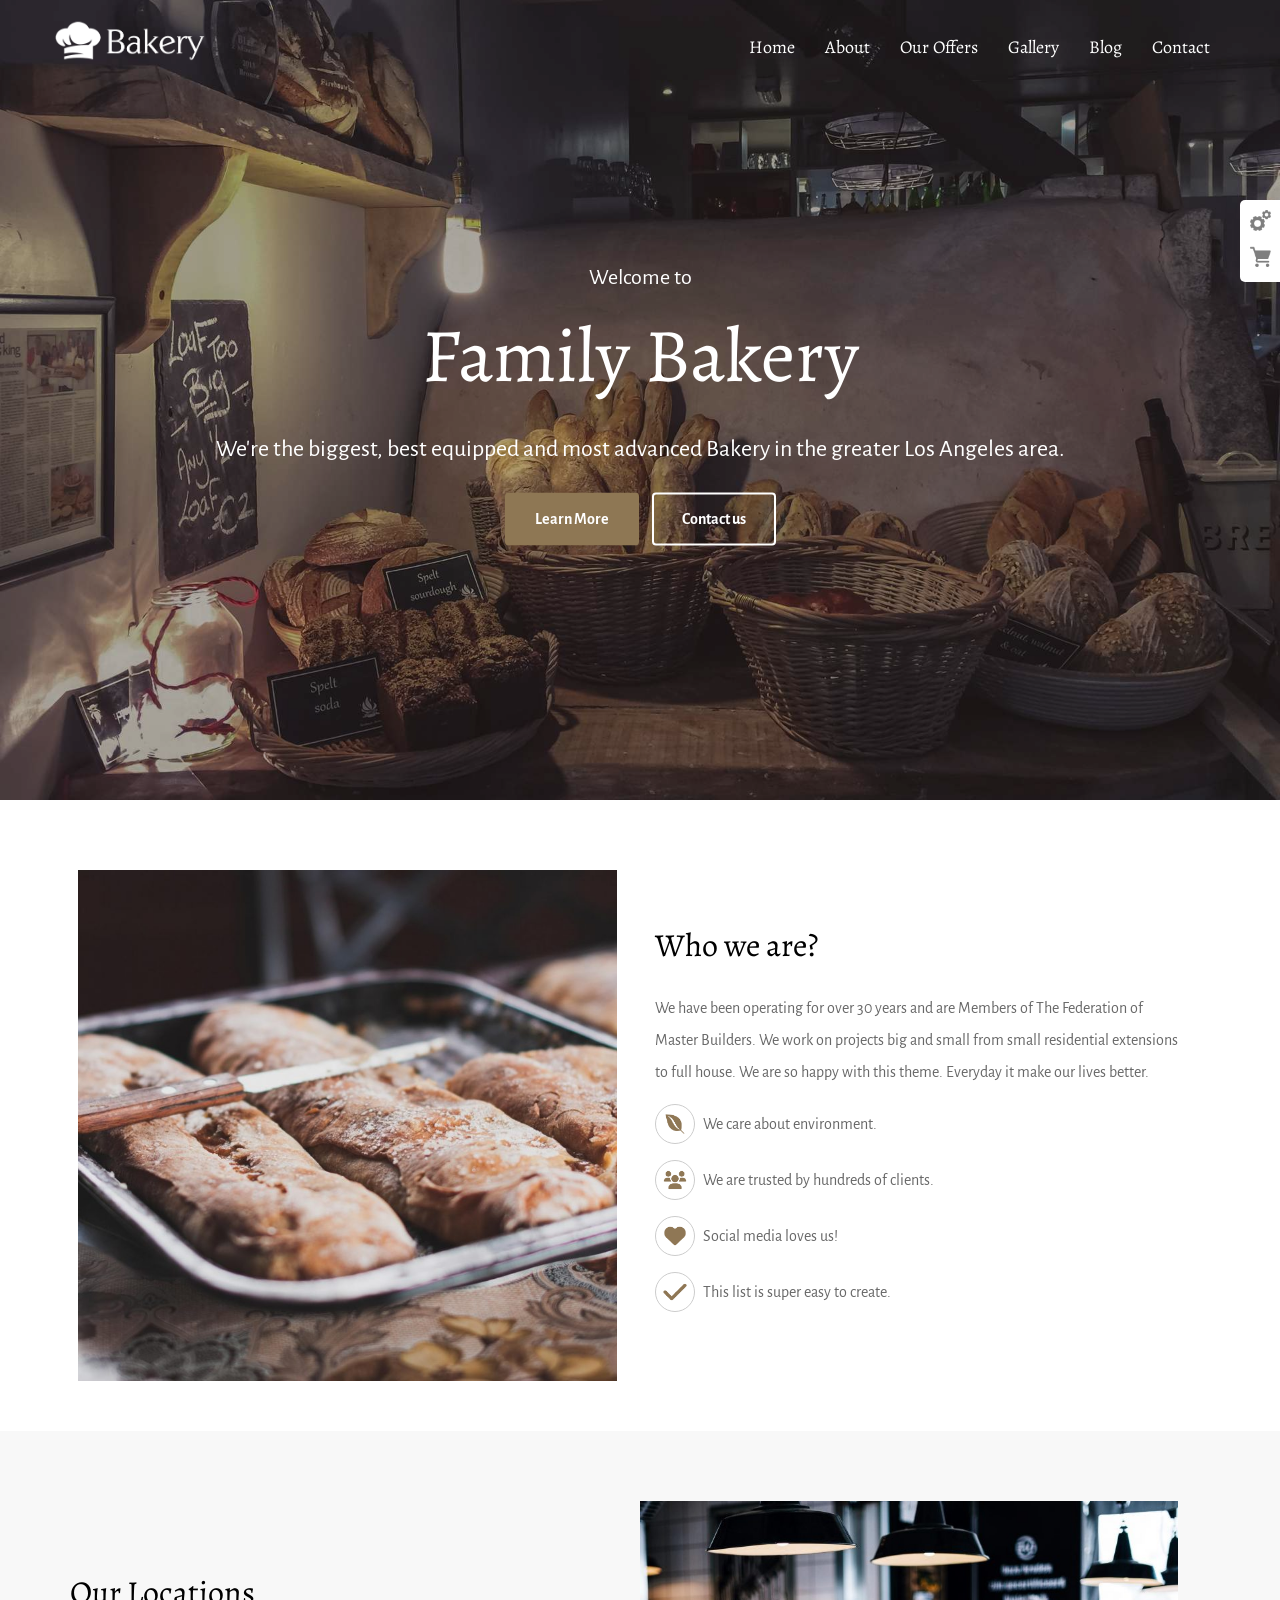
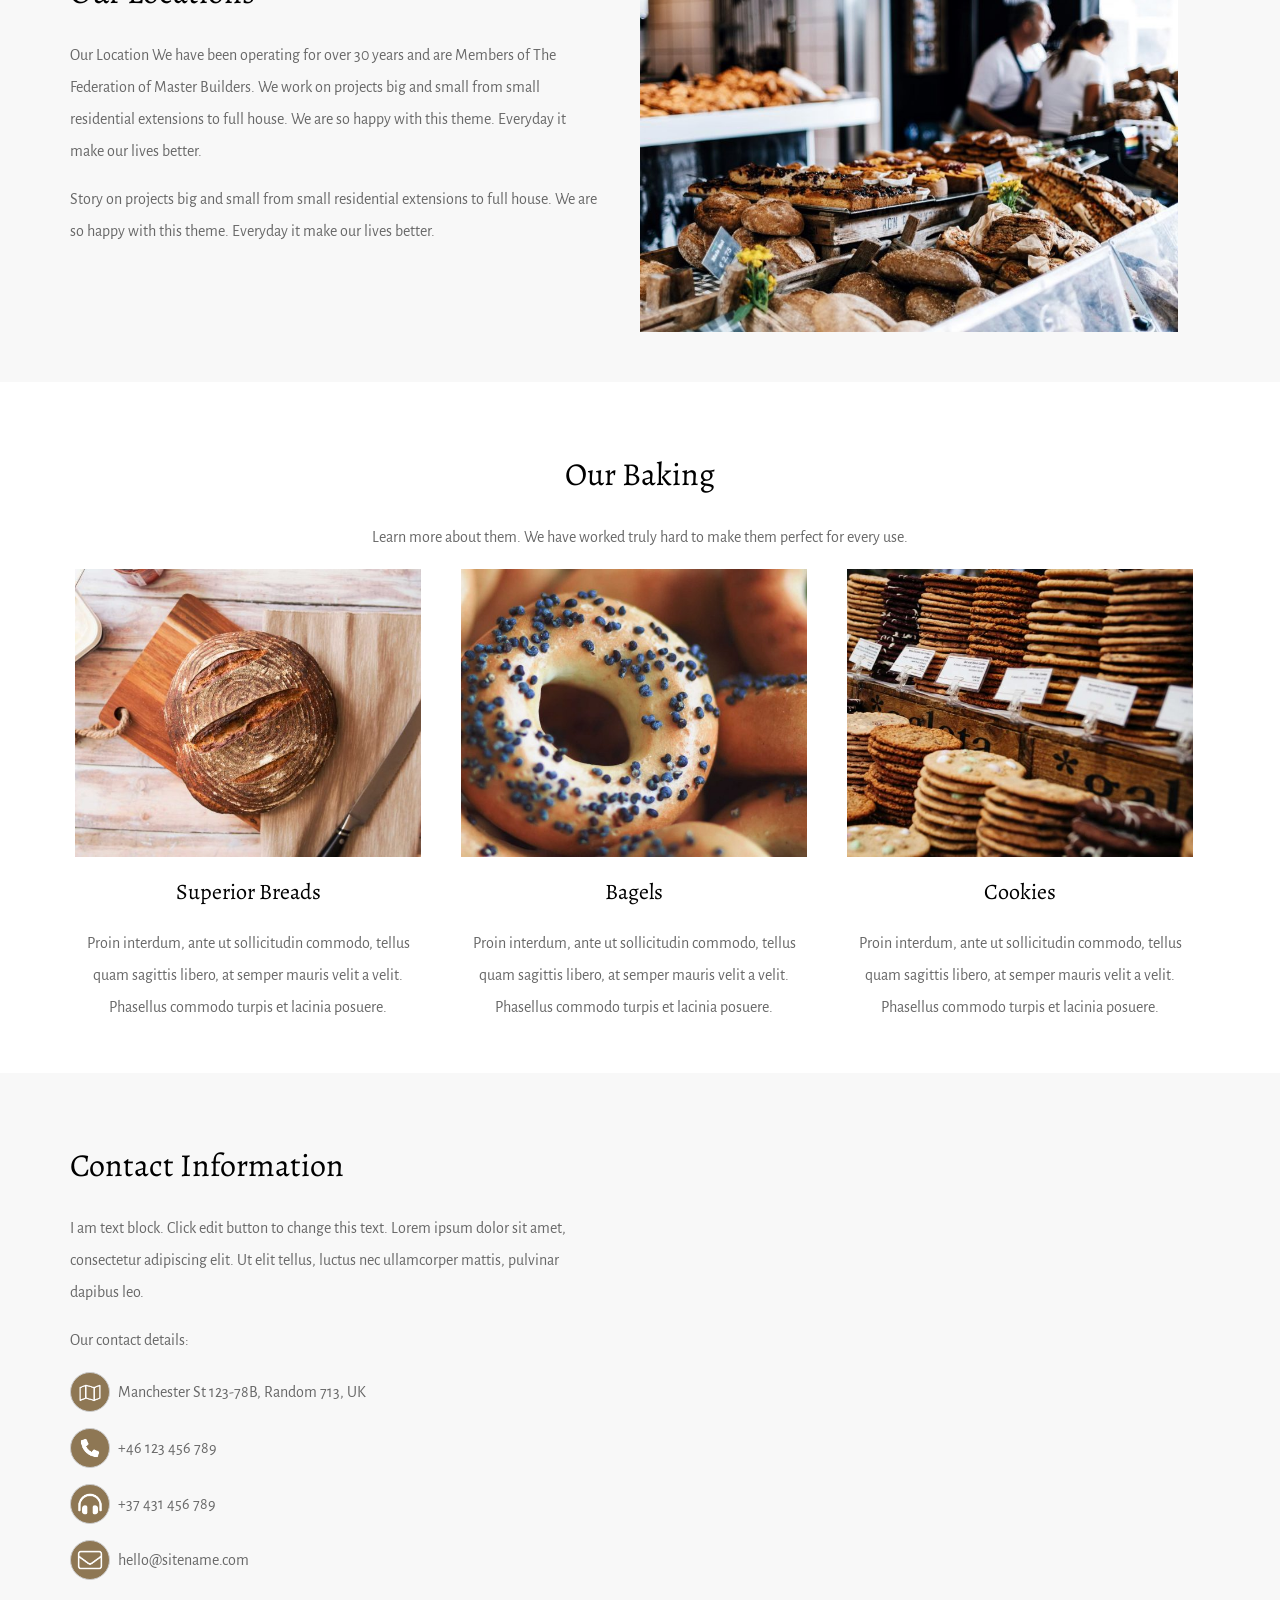
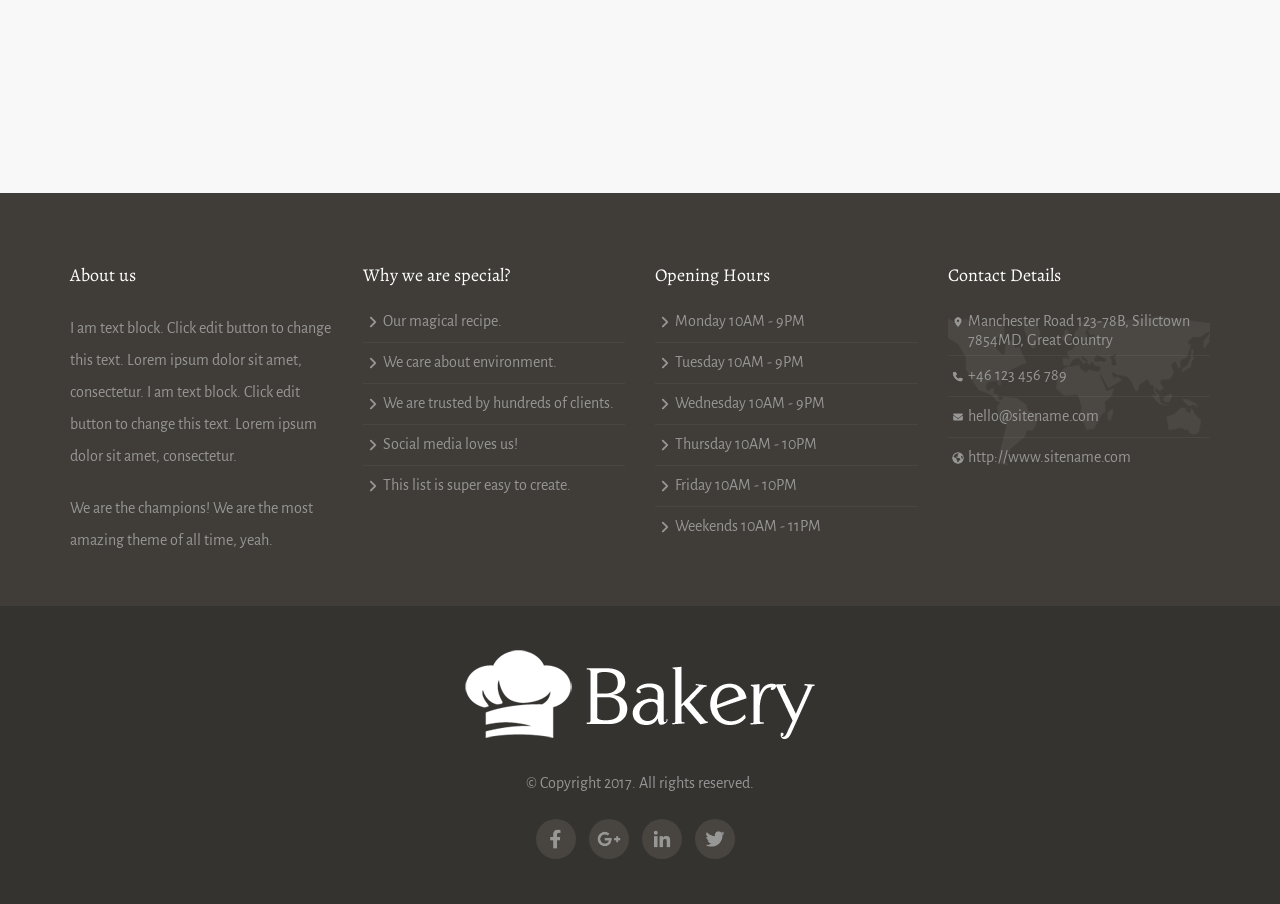
<file: Bakery/index.html>
<!DOCTYPE html>
<html lang="en">

<head>
  <meta charset="UTF-8" />
  <meta name="viewport" content="width=device-width, initial-scale=1.0" />
  <!-- Define the author -->
  <meta name="author" content="Mohamed Hamdy" />
  <!-- Provide a concise description of the page : useful for Search Engine Optimization ( SEO ) -->
  <meta
    name="description"
    content="Route assignment number 3, Family Bakery"
  />
  <title>Family Bakery</title>
  
  <!-- Link style files -->
  <link rel="stylesheet" href="./css/styles.css" />
  <link rel="stylesheet" href="./css/responsive.css" />

  <!-- Link favIcon -->
  <link rel="icon" href="./images/Icons/leaf.png" />

  <!-- Preload the LCP image with a high fetchpriority so it starts loading with the stylesheet. -->
  <link rel="preload" fetchpriority="high" as="image" href="./images/drew-coffman-1872.jpg" type="image/jpg">


</head>

<body>
  <!-- Start Header -->
  <header>
    <div class="container">
      <a href="#hero" class="logo float-l">
        <img src="./images/bakery-light-1.png" alt="Bakery Logo" />
      </a>
      <div class="nav-links float-r">
        <ul>
          <li class="float-l"><a href="#hero-section">Home</a></li>
          <li class="float-l"><a href="#about-section">About</a></li>
          <li class="float-l"><a href="#our-locations-section">Our Offers</a></li>
          <li class="float-l"><a href="#our-bakings-section">Gallery</a></li>
          <li class="link-with-ul float-l">
            <a href="#blog-section">Blog</a>
            <ul class="dropdown-menu">
              <li><a href="#blog-section">Blog Index</a></li>
              <li><a href="#blog-section">Simple Post</a></li>
              <li><a href="#blog-section">Gallery Post</a></li>
              <li><a href="#blog-section">Basic Post</a></li>
            </ul>
          </li>
          <li class="float-l"><a href="#contact-section">Contact</a></li>
          <div class="clr"></div>
        </ul>
      </div>
      <div class="demo-toggle-menu float-r">☰</div>
      <div class="clr"></div>
    </div>
  </header>
  <!-- End Header -->

  <!-- Start Main -->
  <div id="main">
    <!-- Start Hero Section -->
    <div id="hero-section" class="section">
      <div class="hero-content">
        <p class="top-heading">Welcome to</p>
        <h1>Family Bakery</h1>
        <p class="description">
          We're the biggest, best equipped and most advanced Bakery in the
          greater Los Angeles area.
        </p>
        <div class="btns">
          <a href="" class="btn dark-btn">Learn More</a>
          <a href="" class="btn white-btn">Contact us</a>
        </div>
      </div>
    </div>
    <!-- End Hero Section -->

    <!-- Start About Section -->
    <div id="about-section" class="section">
      <div class="container">
        <div class="section-image">
          <img src="./images/alexandru-stavrica.jpg" alt="About Section Image, Alexandru stavrica" />
        </div>
        <div class="section-details">
          <h2 class="section-heading">Who we are?</h2>
          <p class="section-desc">
            We have been operating for over 30 years and are Members of The
            Federation of Master Builders. We work on projects big and small
            from small residential extensions to full house. We are so happy
            with this theme. Everyday it make our lives better.
          </p>
          <ul class="section-list">
            <li>
              <div class="item-image">
                <img src="./images/Icons/leaf.png" alt="List image, leaf icon" />
              </div>
              <div class="item-desc">We care about environment.</div>
            </li>
            <li>
              <div class="item-image">
                <img src="./images/Icons/people.png" alt="List image, People icon" />
              </div>
              <div class="item-desc">
                We are trusted by hundreds of clients.
              </div>
            </li>
            <li>
              <div class="item-image">
                <img src="./images/Icons/heart.png" alt="List image, Heart icon" />
              </div>
              <div class="item-desc">Social media loves us!</div>
            </li>
            <li>
              <div class="item-image">
                <img src="./images/Icons/check.png" alt="List image, Check icon" />
              </div>
              <div class="item-desc">This list is super easy to create.</div>
            </li>
          </ul>
        </div>
      </div>
    </div>
    <!-- End About Section -->

    <!-- Start Our Locations Section -->
    <div id="our-locations-section" class="section section-gray">
      <div class="container">
        <div class="section-details">
          <h2 class="section-heading">Our Locations</h2>
          <p class="section-desc">
            Our Location We have been operating for over 30 years and are
            Members of The Federation of Master Builders. We work on projects
            big and small from small residential extensions to full house. We
            are so happy with this theme. Everyday it make our lives better.
          </p>
          <p class="section-desc">
            Story on projects big and small from small residential extensions
            to full house. We are so happy with this theme. Everyday it make
            our lives better.
          </p>
        </div>
        <div class="section-image">
          <img src="./images/full-2.jpg" alt="Our Location section image, Image of different backing items" />
        </div>
      </div>
    </div>
    <!-- End Our Locations Section -->

    <!-- Start Our Baking Section -->
    <div id="our-bakings-section" class="section">
      <div class="container">
        <div class="section-details-center">
          <h3 class="section-heading">Our Baking</h3>
          <p class="section-desc">
            Learn more about them. We have worked truly hard to make them
            perfect for every use.
          </p>
        </div>
        <div class="bakings-gallery">
          <div class="gallery-card float-l">
            <div class="card-image">
              <img src="./images/ben-garratt.jpg" alt="Ben garratt image" />
            </div>
            <div class="card-details">
              <h4 class="card-header">Superior Breads</h4>
              <p class="card-desc">
                Proin interdum, ante ut sollicitudin commodo, tellus quam
                sagittis libero, at semper mauris velit a velit. Phasellus
                commodo turpis et lacinia posuere.
              </p>
            </div>
          </div>
          <div class="gallery-card float-l">
            <div class="card-image">
              <img src="./images/stas-ovsky.jpg" alt="Stas ovsky image" />
            </div>
            <div class="card-details">
              <h4 class="card-header">Bagels</h4>
              <p class="card-desc">
                Proin interdum, ante ut sollicitudin commodo, tellus quam
                sagittis libero, at semper mauris velit a velit. Phasellus
                commodo turpis et lacinia posuere.
              </p>
            </div>
          </div>
          <div class="gallery-card float-l">
            <div class="card-image">
              <img src="./images/clem-onojeghuo.jpg" alt="Clem onojeghuo image" />
            </div>
            <div class="card-details">
              <h4 class="card-header">Cookies</h4>
              <p class="card-desc">
                Proin interdum, ante ut sollicitudin commodo, tellus quam
                sagittis libero, at semper mauris velit a velit. Phasellus
                commodo turpis et lacinia posuere.
              </p>
            </div>
          </div>
          <div class="clr"></div>
        </div>
      </div>
    </div>
    <!-- End Our Baking Section -->

    <!-- Start Contact Section -->
    <div id="contact-section" class="section section-gray">
      <div class="container">
        <div class="section-details float-l">
          <h2 class="section-heading">Contact Information</h2>
          <p class="section-desc">
            I am text block. Click edit button to change this text. Lorem
            ipsum dolor sit amet, consectetur adipiscing elit. Ut elit tellus,
            luctus nec ullamcorper mattis, pulvinar dapibus leo.
          </p>
          <p class="section-desc">Our contact details:</p>
          <ul class="section-list">
            <li>
              <div class="item-image dark-bg">
                <img src="./images/Icons/map.png" alt="List image, Mao icon" />
              </div>
              <div class="item-desc">Manchester St 123-78B, Random 713, UK</div>
            </li>
            <li>
              <div class="item-image dark-bg">
                <img src="./images/Icons/phone.png" alt="List image, Phone image" />
              </div>
              <div class="item-desc">
                +46 123 456 789
              </div>
            </li>
            <li>
              <div class="item-image dark-bg">
                <img src="./images/Icons/headphone.png" alt="List image, Headphone icon" />
              </div>
              <div class="item-desc">+37 431 456 789</div>
            </li>
            <li>
              <div class="item-image dark-bg">
                <img src="./images/Icons/email.png" alt="List image, Email image" />
              </div>
              <div class="item-desc">hello@sitename.com</div>
            </li>
          </ul>
        </div>
        <div class="section-map float-r">
          <iframe width="100%" height="600" title="Store location on map"
            src="https://maps.google.com/maps?width=100%&amp;height=600&amp;hl=en&amp;coord=52.70967533219885, -8.020019531250002&amp;q=1%20Grafton%20Street%2C%20Dublin%2C%20Ireland&amp;ie=UTF8&amp;t=&amp;z=14&amp;iwloc=B&amp;output=embed"
            frameborder="0" scrolling="no" marginheight="0" marginwidth="0"></iframe><br />
        </div>
        <div class="clr"></div>
      </div>
      <!-- End Contact Section -->
    </div>
    <!-- End Main -->

    <!-- End Footer -->
    <div id="footer-section" class="section">
      <div class="footer-top">
        <div class="container">
          <div class="about-part footer-col float-l">
            <h4 class="title">About us</h4>
            <div class="text">
              <p>I am text block. Click edit button to change this text. Lorem ipsum dolor sit amet, consectetur. I am
                text block. Click edit button to change this text. Lorem ipsum dolor sit amet, consectetur.</p>
              <p>We are the champions! We are the most amazing theme of all time, yeah.</p>
            </div>
          </div>
          <div class="why-part footer-col float-l">
            <h4 class="title">Why we are special?</h4>
            <ul>
              <li>
                <div class="item-image float-l"><img src="./images//Icons/arrow.png" alt="List Image, Arrow icon"></div>
                <div class="item-desc float-l">Our magical recipe.</div>
                <div class="clr"></div>
              </li>
              <li>
                <div class="item-image float-l"><img src="./images//Icons/arrow.png" alt="List Image, Arrow icon"></div>
                <div class="item-desc float-l">We care about environment.</div>
                <div class="clr"></div>
              </li>
              <li>
                <div class="item-image float-l"><img src="./images//Icons/arrow.png" alt="List Image, Arrow icon"></div>
                <div class="item-desc float-l">We are trusted by hundreds of clients.</div>
                <div class="clr"></div>
              </li>
              <li>
                <div class="item-image float-l"><img src="./images//Icons/arrow.png" alt="List Image, Arrow icon"></div>
                <div class="item-desc float-l">Social media loves us!</div>
                <div class="clr"></div>
              </li>
              <li>
                <div class="item-image float-l"><img src="./images//Icons/arrow.png" alt="List Image, Arrow icon"></div>
                <div class="item-desc float-l">This list is super easy to create.</div>
                <div class="clr"></div>
              </li>
            </ul>
          </div>
          <div class="opening-hours-part footer-col float-l">
            <h4 class="title">Opening Hours</h4>
            <ul>
              <li>
                <div class="item-image float-l"><img src="./images//Icons/arrow.png" alt="List Image, Arrow icon"></div>
                <div class="item-desc float-l">Monday 10AM - 9PM</div>
                <div class="clr"></div>
              </li>
              <li>
                <div class="item-image float-l"><img src="./images//Icons/arrow.png" alt="List Image, Arrow icon"></div>
                <div class="item-desc float-l">Tuesday 10AM - 9PM</div>
                <div class="clr"></div>
              </li>
              <li>
                <div class="item-image float-l"><img src="./images//Icons/arrow.png" alt="List Image, Arrow icon"></div>
                <div class="item-desc float-l">Wednesday 10AM - 9PM</div>
                <div class="clr"></div>
              </li>
              <li>
                <div class="item-image float-l"><img src="./images//Icons/arrow.png" alt="List Image, Arrow icon"></div>
                <div class="item-desc float-l">Thursday 10AM - 10PM</div>
                <div class="clr"></div>
              </li>
              <li>
                <div class="item-image float-l"><img src="./images//Icons/arrow.png" alt="List Image, Arrow icon"></div>
                <div class="item-desc float-l">Friday 10AM - 10PM</div>
                <div class="clr"></div>
              </li>
              <li>
                <div class="item-image float-l"><img src="./images//Icons/arrow.png" alt="List Image, Arrow icon"></div>
                <div class="item-desc float-l">Weekends 10AM - 11PM</div>
                <div class="clr"></div>
              </li>
            </ul>
          </div>
          <div class="contactus-part footer-col float-l">
            <h4 class="title">Contact Details</h4>
            <ul>
              <li>
                <div class="item-image float-l"><img src="./images//Icons/location.png" alt="List Image, Location icon">
                </div>
                <div class="item-desc float-l">Manchester Road 123-78B, Silictown 7854MD, Great Country</div>
                <div class="clr"></div>
              </li>
              <li>
                <div class="item-image float-l"><img src="./images//Icons/phone-gray.png" alt="List Image, Phone icon">
                </div>
                <div class="item-desc float-l">+46 123 456 789</div>
                <div class="clr"></div>
              </li>
              <li>
                <div class="item-image float-l"><img src="./images//Icons/email-solid.png" alt="List Image, Email icon">
                </div>
                <div class="item-desc float-l">hello@sitename.com</div>
                <div class="clr"></div>
              </li>
              <li>
                <div class="item-image float-l"><img src="./images//Icons/earth.png" alt="List Image, Earth image">
                </div>
                <div class="item-desc float-l">http://www.sitename.com</div>
                <div class="clr"></div>
              </li>
            </ul>
          </div>
          <div class="clr"></div>
        </div>
      </div>
      <div class="footer-bottom">
        <div class="container">
          <a href="#hero-section" class="logo"><img src="./images/bakery-light-1.png" alt="Bakery Logo"></a>
          <p class="copyright"> &copy; Copyright 2017. All rights reserved.</p>
          <div class="social-media-icons">
            <a target="_blank" href="https://www.facebook.com/" class="icon"><img src="./images/Icons/facebook.png" alt="Facebook Icon"></a>
            <a target="_blank" href="mailto:mohamedhamdyy55@gmail.com" class="icon"><img src="./images/Icons/google.png" alt="Facebook Icon"></a>
            <a target="_blank" href="https://www.linkedin.com/in/mohamed-hamdy-688936206/" class="icon"><img src="./images/Icons/linkedin.png" alt="Facebook Icon"></a>
            <a target="_blank" href="https://x.com/" class="icon"><img src="./images/Icons/twitter.png" alt="Facebook Icon"></a>
          </div>
        </div>
      </div>
    </div>
    <!-- End Footer -->
  </div>

  <!-- Start side fixed btns -->
  <div class="side-btns" >
    <ul class="side-btns-list">
      <li class="side-btns-item">
        <a href="#" class="item-icon"><img src="./images/Icons/settings.png" alt="Side fixed icon, Leaf Icon"></a>
        <div class="item-text"><a href="#">See Demo Sites</a></div>
      </li>
      <li class="side-btns-item">
        <a href="#" class="item-icon"><img src="./images/Icons/cart.png" alt="Side fixed icon, Leaf Icon"></a>
        <div class="item-text"><a href="#">Buy Engage Now</a></div>
      </li>
      <li></li>
    </ul>
  </div>
  <!-- End side fixed btns -->

  <script>
    window.addEventListener("scroll", function () {
      const header = document.querySelector("header");

      if (window.scrollY > 50) {
        // Change after scrolling 50px
        header.classList.add("scrolled");
      } else {
        header.classList.remove("scrolled");
      }
    });
  </script>
</body>

</html>
</file>
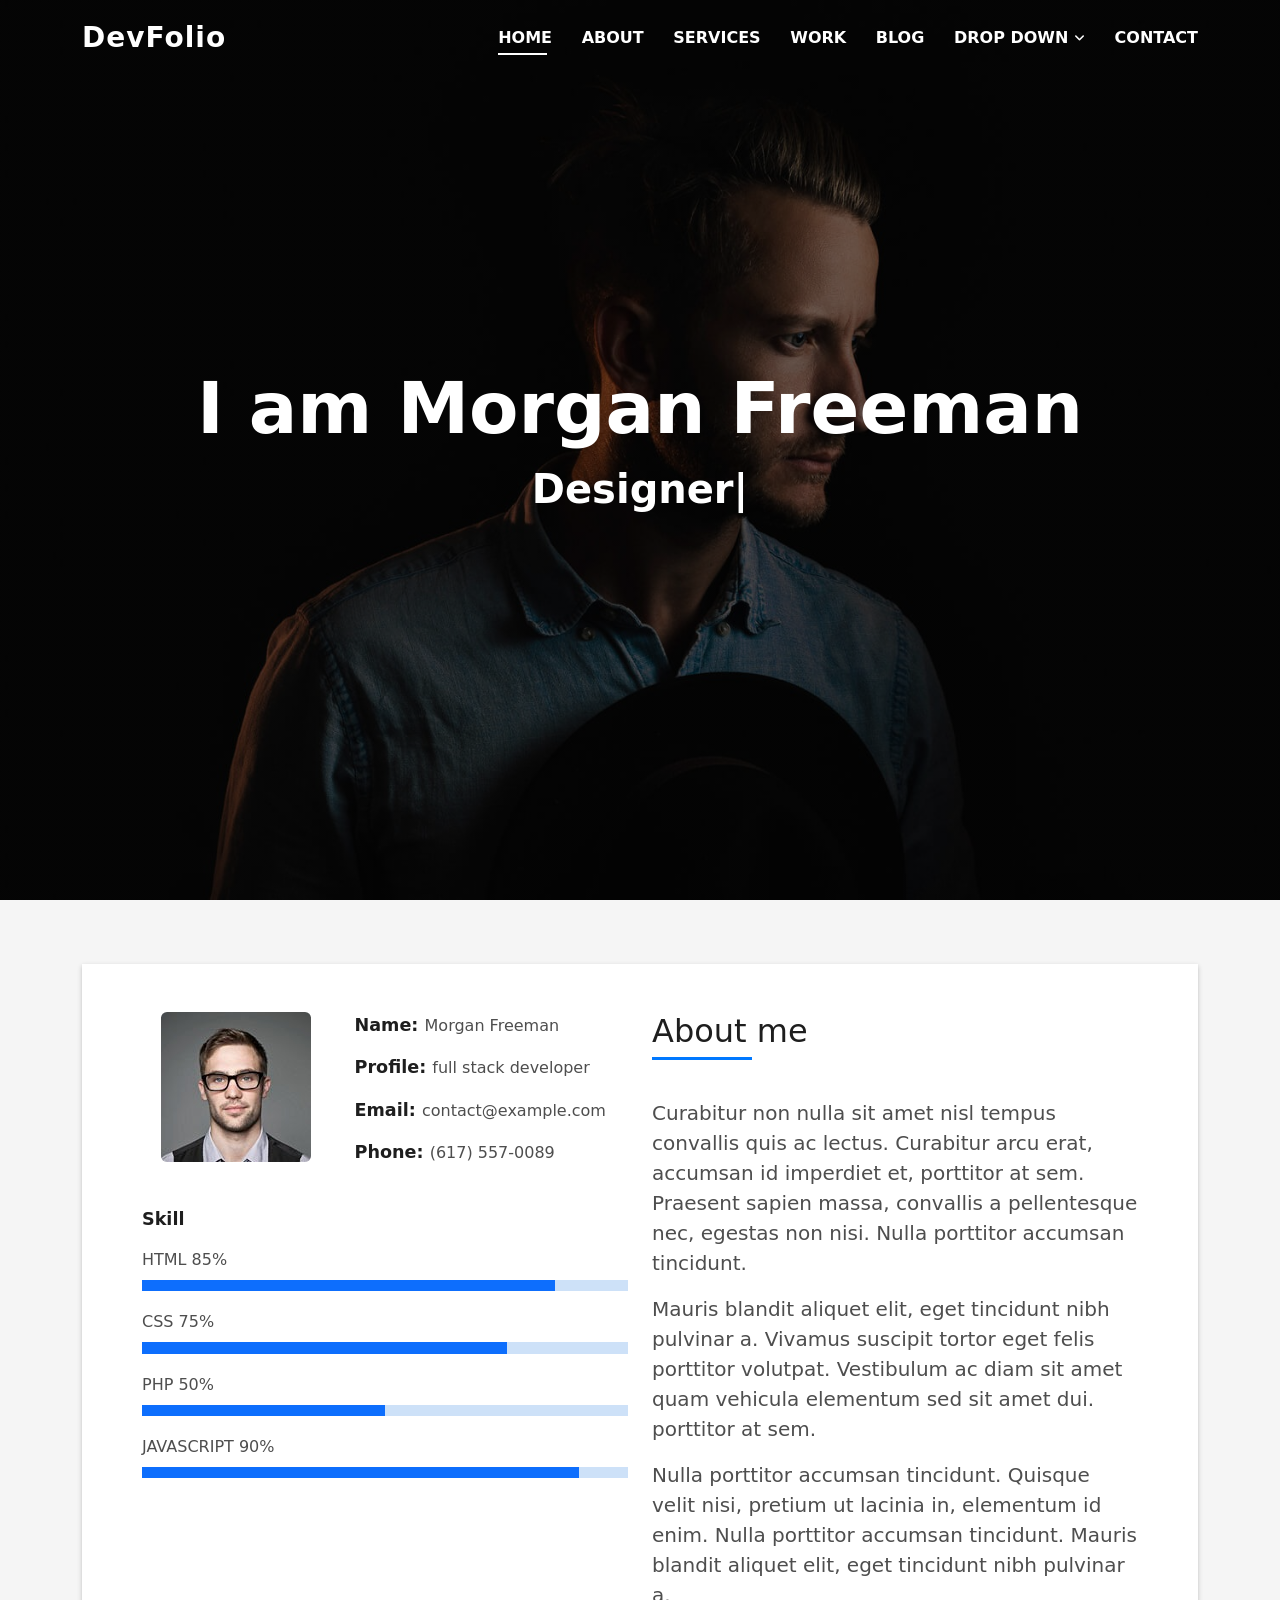
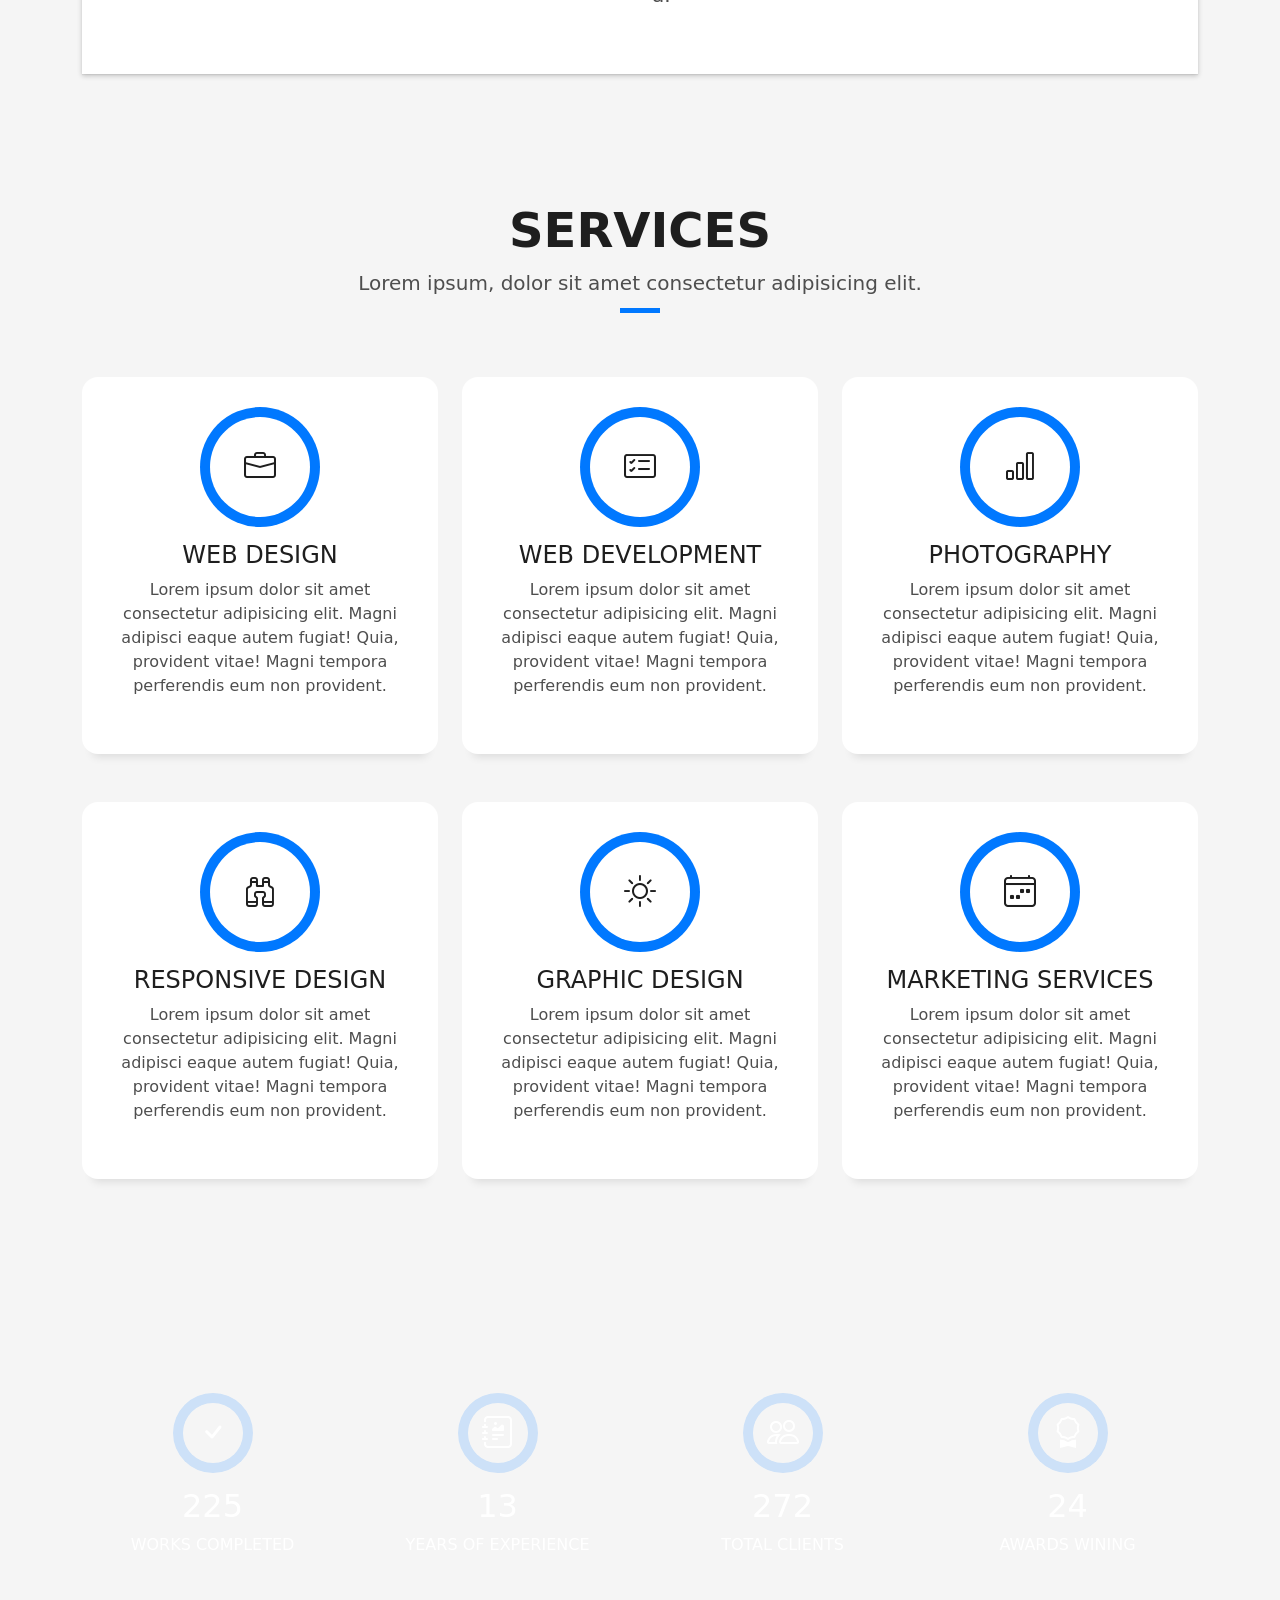
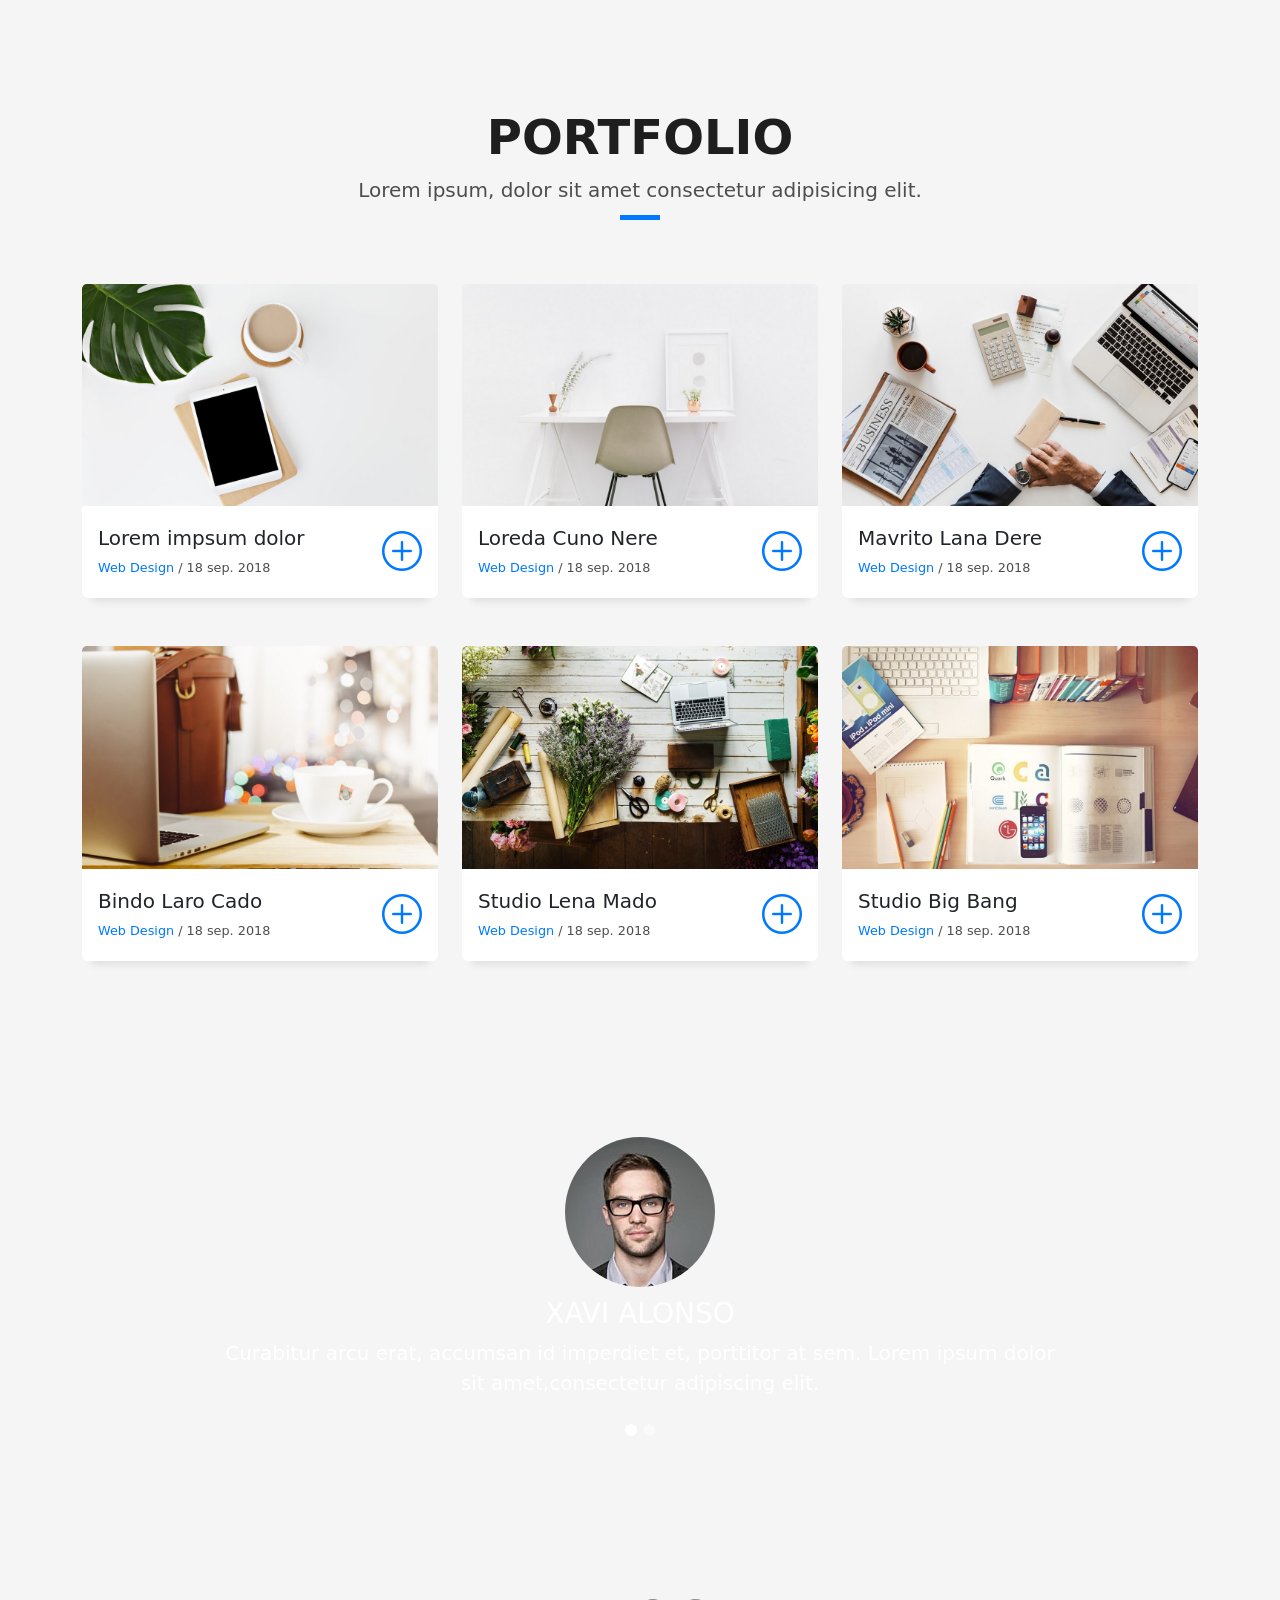
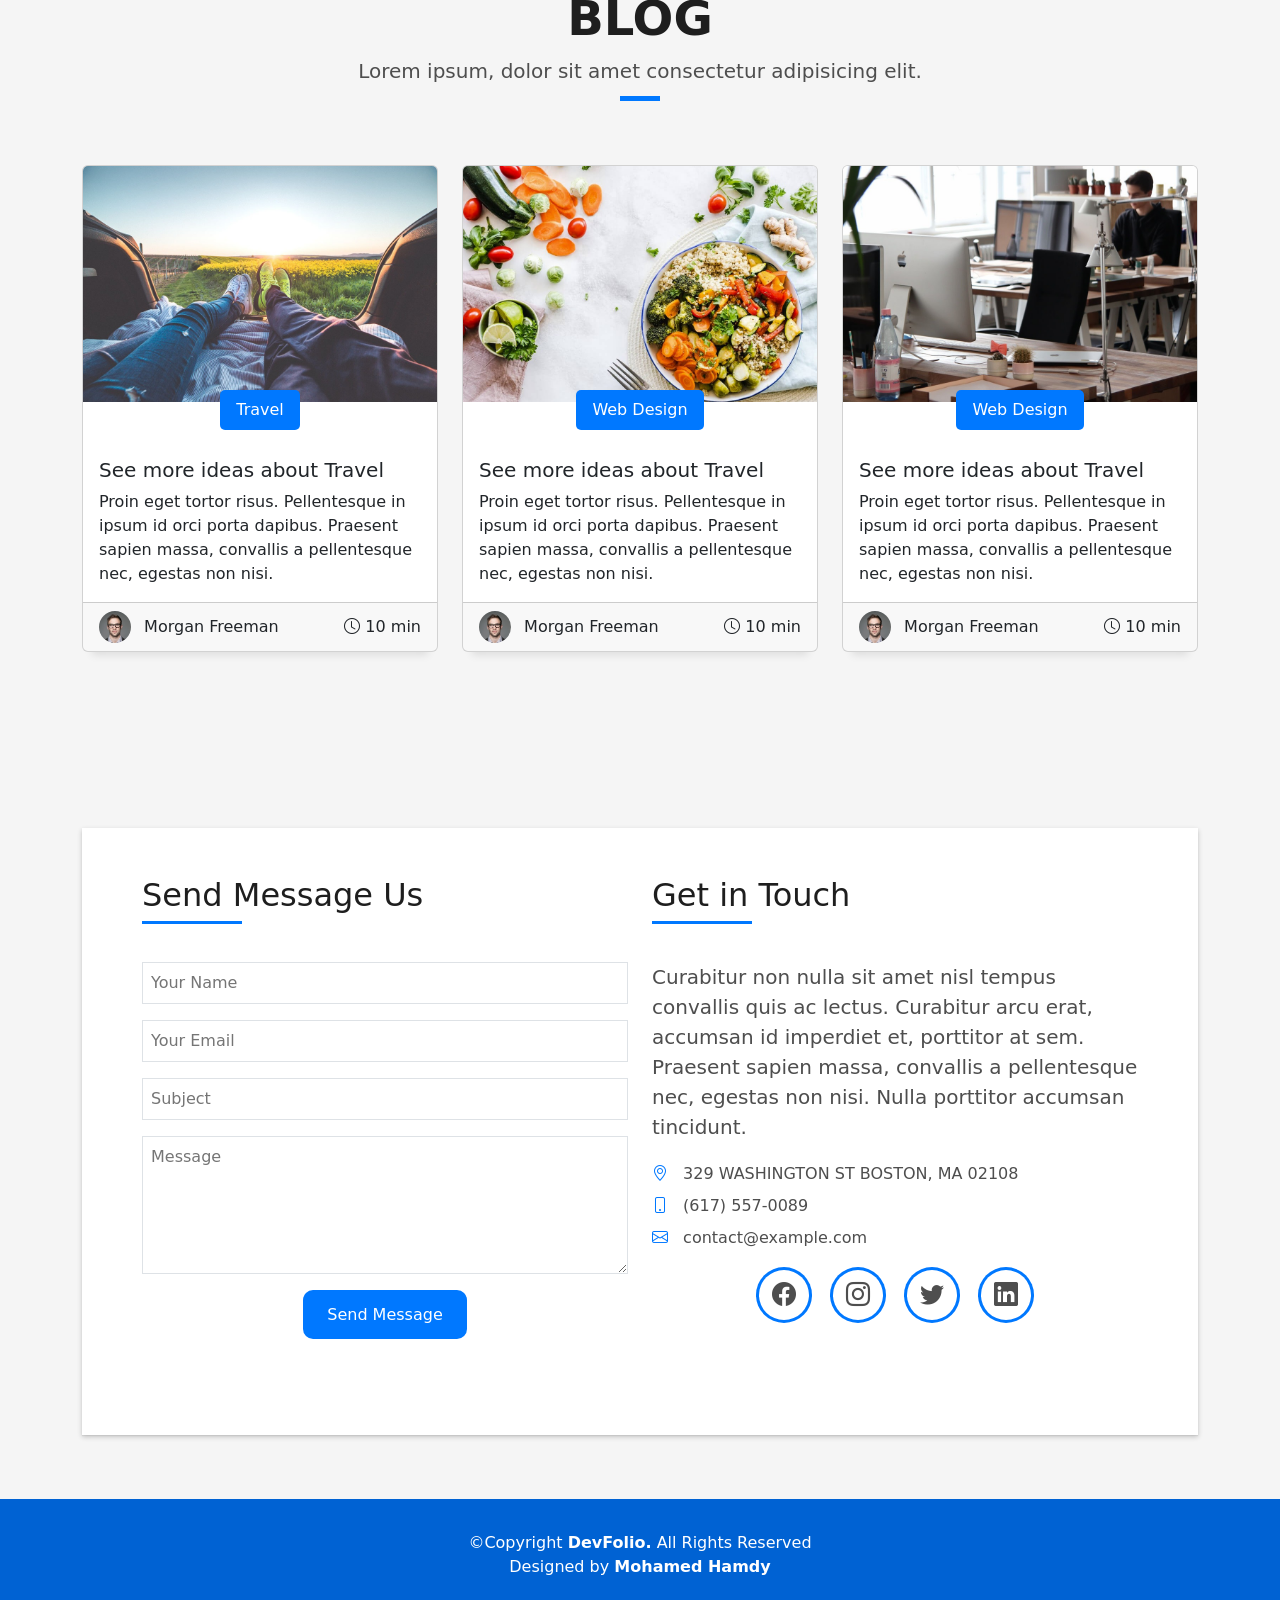
<file: Devfolio/index.html>
<!DOCTYPE html>
<html lang="en">
  <head>
    <meta charset="UTF-8" />
    <meta name="viewport" content="width=device-width, initial-scale=1.0" />
    <meta name="author" content="Mohamed Hamdy" />
    <meta
      name="description"
      content="DevFolio Bootstrap Portfolio Template"
      />
    <title>DevFolio</title>

    <!-- Link the css files -->
    <link rel="stylesheet" href="./css/all.min.css" />
    <link rel="stylesheet" href="./css/bootstrap-icons.css" />
    <link rel="stylesheet" href="./css/bootstrap.min.css">
    <link rel="stylesheet" href="./css/glightbox.min.css">
    <link rel="stylesheet" href="./css/index.css" />
    <link rel="stylesheet" href="./css/responsive.css" />

    <!-- Link fav icon -->
    <link
      rel="shortcut icon"
      href="./images/favicon.png"
      type="image/x-icon"
    />

    <!-- Preload the LCP image with a high fetchpriority so it starts loading with the stylesheet. -->
    <link
      rel="preload"
      fetchpriority="high"
      as="image"
      href="./images/imgi_12_hero-bg.jpg"
      type="image/jpg"
    />
  </head>
  <body>
    <!-- Start Header Section -->
    <header id="header" class="fixed-top">
      <div class="container">
        <nav class="d-flex justify-content-between align-items-center" id="navbar">
          <a href="#home" class="logo">DevFolio</a>
          <div class="nav-links d-lg-block d-none" id="nav-links">
            <ul class="d-lg-flex text-uppercase m-lg-0 p-lg-0  fw-semibold">
              <li><a href="#home" class="active">Home</a></li>
              <li><a href="#about">About</a></li>
              <li><a href="#services">Services</a></li>
              <li><a href="#portfolio">Work</a></li>
              <li><a href="#blog">Blog</a></li>
              <li class="dropdown">
                <a href="#">Drop Down <i class="fa-solid fa-angle-down fa-xs"></i></a>
                <ul class="dropdown-inner">
                  <li><a href="#" class="py-2 px-3 w-100">Link1</a></li>
                  <li class="dropdown">
                    <a href="#" class="py-2 px-3 w-100 d-flex justify-content-between align-items-center">Link2 <i class="fa-solid fa-angle-down fa-xs"></i></a>
                    <ul class="dropdown-deep-inner">
                      <li><a href="#" class="py-2 px-3 w-100">Link1</a></li>
                      <li><a href="#" class="py-2 px-3 w-100">Link2</a></li>
                      <li><a href="#" class="py-2 px-3 w-100">Link3</a></li>
                      <li><a href="#" class="py-2 px-3 w-100">Link4</a></li>
                    </ul>
                  </li>
                  <li><a href="#" class="py-2 px-3 w-100">Link3</a></li>
                  <li><a href="#" class="py-2 px-3 w-100">Link4</a></li>
                </ul>
              </li>
              <li><a href="#contact">Contact</a></li>  
            </ul>
          </div>
          <div class="d-lg-none mobile-navbar-toggle"><i class="fa-solid fa-bars fa-xl"></i></div>
        </nav>
      </div>
    </header>
    <!-- End Header Section -->

    <!-- Start Main Content of page -->
    <main>
      <!-- Start Home Section -->
      <section class="home-section" id="home">
        <div class="container">
          <div class="content text-center">
            <h1 class="home-title">I am Morgan Freeman</h1>
            <p class="home-typewriter">
              <span class="typed" data-items="Designer, Developer, Freelancer, Photographer">Designer</span>
            </p>
          </div>
        </div>
      </section>
      <!-- End Home Section -->

      <!-- Start About Section -->
      <section class="about-section" id="about">
        <div class="container">
          <div class="row row-box">
            <div class="col-md-6">
              <div class="row mb-4">
                <div class="col-lg-5 mb-3"><img class="rounded mx-auto" src="./images/imgi_1_testimonial-2.jpg" alt="testimonial-image"></div>
                <div class="col-lg-7">
                  <ul>
                    <li class="mb-3"><strong class="title-s">Name: </strong>Morgan Freeman</li>
                    <li class="mb-3"><strong class="title-s">Profile: </strong>full stack developer</li>
                    <li class="mb-3"><strong class="title-s">Email: </strong>contact@example.com</li>
                    <li class="mb-3"><strong class="title-s">Phone: </strong>(617) 557-0089</li>
                  </ul>
                </div>
              </div>
              <div class="skills-progress">
                <p class="title-s">Skill</p>
                <ul class="progress-list">
                  <li>
                    <span>HTML 85%</span>
                    <div class="progress">
                      <div class="progress-bar" role="progressbar" style="width: 85%" aria-valuenow="85" aria-valuemin="0" aria-valuemax="100"></div>
                    </div>
                  </li>
                  <li>
                    <span>CSS 75%</span>
                    <div class="progress">
                      <div class="progress-bar" role="progressbar" style="width: 75%" aria-valuenow="75" aria-valuemin="0" aria-valuemax="100"></div>
                    </div>
                  </li>
                  <li>
                    <span>PHP 50%</span>
                    <div class="progress">
                      <div class="progress-bar" role="progressbar" style="width: 50%" aria-valuenow="50" aria-valuemin="0" aria-valuemax="100"></div>
                    </div>
                  </li>
                  <li>
                    <span>JAVASCRIPT 90%</span>
                    <div class="progress">
                      <div class="progress-bar" role="progressbar" style="width: 90%" aria-valuenow="90" aria-valuemin="0" aria-valuemax="100"></div>
                    </div>
                  </li>
                </ul>
              </div>
            </div>
            <div class="col-md-6">
              <h1 class="sub-title">About me</h1>
              <p class="lead">
                Curabitur non nulla sit amet nisl tempus convallis quis ac lectus. Curabitur arcu erat, accumsan id
                imperdiet et, porttitor
                at sem. Praesent sapien massa, convallis a pellentesque nec, egestas non nisi. Nulla
                porttitor accumsan tincidunt.
              </p>
              <p class="lead">
                Mauris blandit aliquet elit, eget tincidunt nibh pulvinar a. Vivamus suscipit tortor eget felis
                porttitor volutpat. Vestibulum
                ac diam sit amet quam vehicula elementum sed sit amet dui. porttitor at sem.
              </p>
              <p class="lead">
                Nulla porttitor accumsan tincidunt. Quisque velit nisi, pretium ut lacinia in, elementum id enim.
                Nulla porttitor accumsan
                tincidunt. Mauris blandit aliquet elit, eget tincidunt nibh pulvinar a.
              </p>
            </div>
          </div>
        </div>
      </section>
      <!-- End About Section -->

      <!-- Start Services Section -->
      <section class="services-section" id="services">
        <div class="container">
          <div class="section-title-box">
            <h1>Services</h1>
            <p class="lead">Lorem ipsum, dolor sit amet consectetur adipisicing elit.</p>
          </div>
          <div class="row">
            <div class="col-lg-4 col-md-6">
              <div class="item">
                <div class="item-icon circle-icon"><i class="bi bi-briefcase"></i></div>
                <div class="item-content">
                  <h1 class="fs-4 text-uppercase">Web Design</h1>
                  <p >
                  Lorem ipsum dolor sit amet consectetur adipisicing elit. Magni adipisci eaque autem fugiat! Quia,
                  provident vitae! Magni
                  tempora perferendis eum non provident.
                </p>
                </div>
              </div>
            </div>
            <div class="col-lg-4  col-md-6">
              <div class="item">
                <div class="item-icon circle-icon"><i class="bi bi-card-checklist"></i></div>
                <div class="item-content">
                  <h1 class="fs-4 text-uppercase">Web Development</h1>
                  <p >
                  Lorem ipsum dolor sit amet consectetur adipisicing elit. Magni adipisci eaque autem fugiat! Quia,
                  provident vitae! Magni
                  tempora perferendis eum non provident.
                </p>
                </div>
              </div>
            </div>
            <div class="col-lg-4  col-md-6">
              <div class="item">
                <div class="item-icon circle-icon"><i class="bi bi-bar-chart"></i></div>
                <div class="item-content">
                  <h1 class="fs-4 text-uppercase">Photography</h1>
                  <p >
                  Lorem ipsum dolor sit amet consectetur adipisicing elit. Magni adipisci eaque autem fugiat! Quia,
                  provident vitae! Magni
                  tempora perferendis eum non provident.
                </p>
                </div>
              </div>
            </div>
            <div class="col-lg-4  col-md-6">
              <div class="item">
                <div class="item-icon circle-icon"><i class="bi bi-binoculars"></i></div>
                <div class="item-content">
                  <h1 class="fs-4 text-uppercase">Responsive Design</h1>
                  <p >
                  Lorem ipsum dolor sit amet consectetur adipisicing elit. Magni adipisci eaque autem fugiat! Quia,
                  provident vitae! Magni
                  tempora perferendis eum non provident.
                </p>
                </div>
              </div>
            </div>
            <div class="col-lg-4  col-md-6">
              <div class="item">
                <div class="item-icon circle-icon"><i class="bi bi-brightness-high"></i></div>
                <div class="item-content">
                  <h1 class="fs-4 text-uppercase">Graphic Design</h1>
                  <p >
                  Lorem ipsum dolor sit amet consectetur adipisicing elit. Magni adipisci eaque autem fugiat! Quia,
                  provident vitae! Magni
                  tempora perferendis eum non provident.
                </p>
                </div>
              </div>
            </div>
            <div class="col-lg-4  col-md-6">
              <div class="item">
                <div class="item-icon circle-icon"><i class="bi bi-calendar4-week"></i></div>
                <div class="item-content">
                  <h1 class="fs-4 text-uppercase">Marketing Services</h1>
                  <p >
                  Lorem ipsum dolor sit amet consectetur adipisicing elit. Magni adipisci eaque autem fugiat! Quia,
                  provident vitae! Magni
                  tempora perferendis eum non provident.
                </p>
                </div>
              </div>
            </div>
          </div>
        </div>
      </section>
      <!-- End Services Section -->

      <!-- Start Counter Section -->
      <section class="counter-section" id="counter">
        <div class="container">
          <div class="row mt-5">
            <div class="col-lg-3 col-md-6">
              <div class="item text-center mb-4">
                <div class="item-icon circle-icon"><i class="bi bi-check"></i></div>
                <div class="item-content">
                  <h1 class="fs-2 purecounter" data-purecounter-start="0" data-purecounter-end="450" data-purecounter-duration="2">0</h1>
                  <p class="text-uppercase" >Works Completed</p>
                </div>
              </div>
            </div>
            <div class="col-lg-3 col-md-6">
              <div class="item text-center mb-4">
                <div class="item-icon circle-icon"><i class="bi bi-journal-richtext"></i></div>
                <div class="item-content">
                  <h1 class="fs-2 purecounter" data-purecounter-start="0" data-purecounter-end="25" data-purecounter-duration="2">0</h1>
                  <p class="text-uppercase" >Years of Experience</p>
                </div>
              </div>
            </div>
            <div class="col-lg-3 col-md-6">
              <div class="item text-center mb-4">
                <div class="item-icon circle-icon"><i class="bi bi-people"></i></div>
                <div class="item-content">
                  <h1 class="fs-2 purecounter" data-purecounter-start="0" data-purecounter-end="550" data-purecounter-duration="2">0</h1>
                  <p class="text-uppercase" >Total Clients</p>
                </div>
              </div>
            </div>
            <div class="col-lg-3 col-md-6">
              <div class="item text-center mb-4">
                <div class="item-icon circle-icon"><i class="bi bi-award"></i></div>
                <div class="item-content">
                  <h1 class="fs-2 purecounter" data-purecounter-start="0" data-purecounter-end="48" data-purecounter-duration="2">0</h1>
                  <p class="text-uppercase" >Awards Wining</p>
                </div>
              </div>
            </div>
          </div>
        </div>
      </section>
      <!-- End Counter Section -->

      <!-- Start Portfolio Section -->
      <section class="portfolio-section" id="portfolio">
        <div class="container">
          <div class="section-title-box">
            <h1>Portfolio</h1>
            <p class="lead">Lorem ipsum, dolor sit amet consectetur adipisicing elit.</p>
          </div>
          <div class="row">
            <div class="col-lg-4 col-md-6">
              <div class="card">
                <a href="./images/imgi_2_work-1.jpg" class="card-image lightbox" data-gallery="portfolioGallery"><img src="./images/imgi_2_work-1.jpg" class="card-img-top" alt="Phone on disk"></a>
                <div class="card-body">
                  <div class="row align-items-center">
                    <div class="col-sm-8">
                      <div class="content">
                        <h1 class="card-title fs-5">Lorem impsum dolor</h1>
                        <p class="card-text"><span>Web Design</span> / 18 sep. 2018</p>
                      </div>
                    </div>
                    <div class="col-sm-4">
                      <div class="card-icon circle-icon"><a href="./pages/portfolio/index.html"><i class="bi bi-plus-circle"></i></a></div>
                    </div>
                  </div>
                </div>
              </div>
            </div>
            <div class="col-lg-4 col-md-6">
              <div class="card">
                <a href="./images/imgi_3_work-2.jpg" class="card-image  lightbox" data-gallery="portfolioGallery"><img src="./images/imgi_3_work-2.jpg" class="card-img-top" alt="Loreda Cuno Nere"></a>
                <div class="card-body">
                  <div class="row align-items-center">
                    <div class="col-sm-8">
                      <div class="content">
                        <h1 class="card-title fs-5">Loreda Cuno Nere</h1>
                        <p class="card-text"><span>Web Design</span> / 18 sep. 2018</p>
                      </div>
                    </div>
                    <div class="col-sm-4">
                      <div class="card-icon circle-icon"><a href="./pages/portfolio/index.html"><i class="bi bi-plus-circle"></i></a></div>
                    </div>
                  </div>
                </div>
              </div>
            </div>
            <div class="col-lg-4 col-md-6">
              <div class="card">
                <a href="./images/imgi_4_work-3.jpg" class="card-image  lightbox" data-gallery="portfolioGallery"><img src="./images/imgi_4_work-3.jpg" class="card-img-top" alt="Mavrito Lana Dere"></a>
                <div class="card-body">
                  <div class="row align-items-center">
                    <div class="col-sm-8">
                      <div class="content">
                        <h1 class="card-title fs-5">Mavrito Lana Dere</h1>
                        <p class="card-text"><span>Web Design</span> / 18 sep. 2018</p>
                      </div>
                    </div>
                    <div class="col-sm-4">
                      <div class="card-icon circle-icon"><a href="./pages/portfolio/index.html"><i class="bi bi-plus-circle"></i></a></div>
                    </div>
                  </div>
                </div>
              </div>
            </div>
            <div class="col-lg-4 col-md-6">
              <div class="card">
                <a href="./images/imgi_5_work-4.jpg" class="card-image  lightbox" data-gallery="portfolioGallery"><img src="./images/imgi_5_work-4.jpg" class="card-img-top" alt="Bindo Laro Cado"></a>
                <div class="card-body">
                  <div class="row align-items-center">
                    <div class="col-sm-8">
                      <div class="content">
                        <h1 class="card-title fs-5">Bindo Laro Cado</h1>
                        <p class="card-text"><span>Web Design</span> / 18 sep. 2018</p>
                      </div>
                    </div>
                    <div class="col-sm-4">
                      <div class="card-icon circle-icon"><a href="./pages/portfolio/index.html"><i class="bi bi-plus-circle"></i></a></div>
                    </div>
                  </div>
                </div>
              </div>
            </div>
            <div class="col-lg-4 col-md-6">
              <div class="card">
                <a href="./images/imgi_6_work-5.jpg" class="card-image  lightbox" data-gallery="portfolioGallery"><img src="./images/imgi_6_work-5.jpg" class="card-img-top" alt="Studio Lena Mado"></a>
                <div class="card-body">
                  <div class="row align-items-center">
                    <div class="col-sm-8">
                      <div class="content">
                        <h1 class="card-title fs-5">Studio Lena Mado</h1>
                        <p class="card-text"><span>Web Design</span> / 18 sep. 2018</p>
                      </div>
                    </div>
                    <div class="col-sm-4">
                      <div class="card-icon circle-icon"><a href="./pages/portfolio/index.html"><i class="bi bi-plus-circle"></i></a></div>
                    </div>
                  </div>
                </div>
              </div>
            </div>
            <div class="col-lg-4 col-md-6">
              <div class="card">
                <a href="./images/imgi_7_work-6.jpg" class="card-image  lightbox" data-gallery="portfolioGallery"><img src="./images/imgi_7_work-6.jpg" class="card-img-top" alt="Studio Big Bang"></a>
                <div class="card-body">
                  <div class="row align-items-center">
                    <div class="col-sm-8">
                      <div class="content">
                        <h1 class="card-title fs-5">Studio Big Bang</h1>
                        <p class="card-text"><span>Web Design</span> / 18 sep. 2018</p>
                      </div>
                    </div>
                    <div class="col-sm-4">
                      <div class="card-icon circle-icon"><a href="./pages/portfolio/index.html"><i class="bi bi-plus-circle"></i></a></div>
                    </div>
                  </div>
                </div>
              </div>
            </div>
          </div>
        </div>
      </section>
      <!-- End Portfolio Section -->

      <!-- Start Testimonial Section -->
      <section class="testimonial-section" id="testimonial ">
        <div class="container">
          <div id="carouselExampleIndicators" class="carousel slide" data-bs-ride="carousel">
            <div class="carousel-inner">
              <div class="carousel-item active">
                <div class="carousel-content">
                  <div class="carousel-item-img"><img src="./images/imgi_1_testimonial-2.jpg" alt="Testimonial image 1, Xavi Alonso"></div>
                  <h1 class="fs-3 text-uppercase ">Xavi Alonso</h1>
                  <p class="lead w-75 mx-auto">Curabitur arcu erat, accumsan id imperdiet et, porttitor at sem. Lorem ipsum dolor sit amet,consectetur adipiscing elit.</p>
                </div>
              </div>
              <div class="carousel-item">
                <div class="carousel-content">
                  <div class="carousel-item-img"><img src="./images/imgi_8_testimonial-4.jpg" alt="Testimonial image 1, Marta Socrate"></div>
                  <h1 class="fs-3 text-uppercase">Marta Socrate</h1>
                  <p class="lead w-75 mx-auto">Curabitur arcu erat, accumsan id imperdiet et, porttitor at sem. Lorem ipsum dolor sit amet,consectetur adipiscing elit.</p>
                </div>
              </div>
            </div>
            <div class="carousel-indicators position-static">
                <button type="button" data-bs-target="#carouselExampleIndicators" data-bs-slide-to="0" class="active" aria-current="true" aria-label="Slide 1"></button>
                <button type="button" data-bs-target="#carouselExampleIndicators" data-bs-slide-to="1" aria-label="Slide 2"></button>
            </div>
          </div>
        </div>
      </section>
      <!-- End Testimonial Section -->

      <!-- Start Blog Section -->
      <section class="blog-section" id="blog">
        <div class="container">
          <div class="section-title-box">
            <h1>Blog</h1>
            <p class="lead">Lorem ipsum, dolor sit amet consectetur adipisicing elit.</p>
          </div>
          <div class="row">
            <div class="col-md-6 col-lg-4">
              <div class="card">
                <a href="#" class="card-image"><img src="./images/imgi_9_post-1.jpg" class="card-img-top" alt="Two persons in a picnic"></a>
                <div class="card-body">
                  <div class="card-category">Travel</div>
                  <h1 class="card-title fs-5"><a href="#">See more ideas about Travel</a></h1>
                  <p class="card-text">
                  Proin eget tortor risus. Pellentesque in ipsum id orci porta dapibus. Praesent sapien massa, convallis
                  a pellentesque nec,
                  egestas non nisi.</p>               
                </div>
                <div class="card-footer">
                  <div class="row align-items-center justify-content-center">
                    <div class="col-sm-8">
                      <img src="./images/imgi_1_testimonial-2.jpg" class="avatar d-inline me-2" alt="Card avatar">
                      <span>Morgan Freeman</span>
                    </div>
                    <div class="col-sm-4 text-end"><span class="bi bi-clock"></span> 10 min</div>
                  </div>
                </div>
              </div>
            </div>
            <div class="col-md-6 col-lg-4">
              <div class="card">
                <a href="#" class="card-image"><img src="./images/imgi_10_post-2.jpg" class="card-img-top" alt="Salad plate in table"></a>
                <div class="card-body">
                  <div class="card-category">Web Design</div>
                  <h1 class="card-title fs-5"><a href="#">See more ideas about Travel</a></h1>
                  <p class="card-text">
                  Proin eget tortor risus. Pellentesque in ipsum id orci porta dapibus. Praesent sapien massa, convallis
                  a pellentesque nec,
                  egestas non nisi.</p>               
                </div>
                <div class="card-footer">
                  <div class="row align-items-center justify-content-center">
                    <div class="col-sm-8">
                      <img src="./images/imgi_1_testimonial-2.jpg" class="avatar d-inline me-2" alt="Card avatar">
                      <span>Morgan Freeman</span>
                    </div>
                    <div class="col-sm-4 text-end"><span class="bi bi-clock"></span> 10 min</div>
                  </div>
                </div>
              </div>
            </div>
            <div class="col-md-6 col-lg-4">
              <div class="card">
                <a href="#" class="card-image"><img src="./images/imgi_11_post-3.jpg" class="card-img-top" alt="Work office"></a>
                <div class="card-body">
                  <div class="card-category">Web Design</div>
                  <h1 class="card-title fs-5"><a href="#">See more ideas about Travel</a></h1>
                  <p class="card-text">
                  Proin eget tortor risus. Pellentesque in ipsum id orci porta dapibus. Praesent sapien massa, convallis
                  a pellentesque nec,
                  egestas non nisi.</p>               
                </div>
                <div class="card-footer">
                  <div class="row align-items-center justify-content-center">
                    <div class="col-sm-8">
                      <img src="./images/imgi_1_testimonial-2.jpg" class="avatar d-inline me-2" alt="Card avatar">
                      <span>Morgan Freeman</span>
                    </div>
                    <div class="col-sm-4 text-end"><span class="bi bi-clock"></span> 10 min</div>
                  </div>
                </div>
              </div>
            </div>
          </div>
        </div>
      </section>
      <!-- End Blog Section -->

      <!-- Start Contact Section -->
      <section class="contact-section" id="contact">
        <div class="container">
          <div class="row row-box">
            <div class="col-md-6 pb-5">
              <h1 class="sub-title">Send Message Us</h1>
              <form method="post" class="d-flex gap-3 flex-column">
                <input type="text" name="name" id="name" class="p-2 w-100 " placeholder="Your Name" required>
                <input type="email" name="email" id="email" class="p-2 w-100 " placeholder="Your Email" required>
                <input type="text" name="subject" id="subject" class="p-2 w-100 " placeholder="Subject" required>
                <textarea name="message" id="message" rows="5" class="p-2 w-100 " placeholder="Message"></textarea>
                <button class="submit-btn" type="submit"> Send Message</button>
              </form>
            </div>
            <div class="col-md-6">
              <h1 class="sub-title">Get in Touch</h1>
              <p class="lead">
                Curabitur non nulla sit amet nisl tempus convallis quis ac lectus. Curabitur arcu erat, accumsan id
                imperdiet et, porttitor
                at sem. Praesent sapien massa, convallis a pellentesque nec, egestas non nisi. Nulla
                porttitor accumsan tincidunt.
              </p>
              <ul class="contact-info">
                <li><i class="bi bi-geo-alt"></i> 329 WASHINGTON ST BOSTON, MA 02108</li>
                <li><i class="bi bi-phone"></i> (617) 557-0089</li>
                <li><i class="bi bi-envelope"></i> contact@example.com</li>
              </ul>
              <ul class="social-icons d-flex flex-wrap justify-content-center gap-4 mt-3">
                <li><a href="#"><i class="bi bi-facebook"></i></a></li>
                <li><a href="#"><i class="bi bi-instagram"></i></a></li>
                <li><a href="#"><i class="bi bi-twitter"></i></a></li>
                <li><a href="#"><i class="bi bi-linkedin"></i></a></li>
              </ul>
            </div>
          </div>
        </div>
      </section>
      <!-- End Contact Section -->

    </main>
    <!-- End Main Content of page -->

    <!-- Start Footer Section -->
    <footer class="footer-section" id="footer">
      <div class="container">
        <div class="copyright">&copy;Copyright <span>DevFolio.</span> All Rights Reserved</div>
        <div class="designed-by"><p>Designed by <span>Mohamed Hamdy</span></p></div>
      </div>
    </footer>
    <!-- Start Footer Section -->

    <!-- Start Scroll to top btn -->
     <a href="#" class="back-to-top" id="back-to-top"><i class="bi bi-arrow-up-short"></i></a>
    <!-- End Scroll to top btn -->

    <!-- Link JS files -->
    <script src="./js/bootstrap.bundle.js"></script>
    <script src="./js/typed.umd.js"></script>
    <script src="./js/glightbox.min.js"></script>
    <script src="./js/purecounter.js"></script>
    <script src="./js/main.js"></script>
  </body>
</html>
</file>
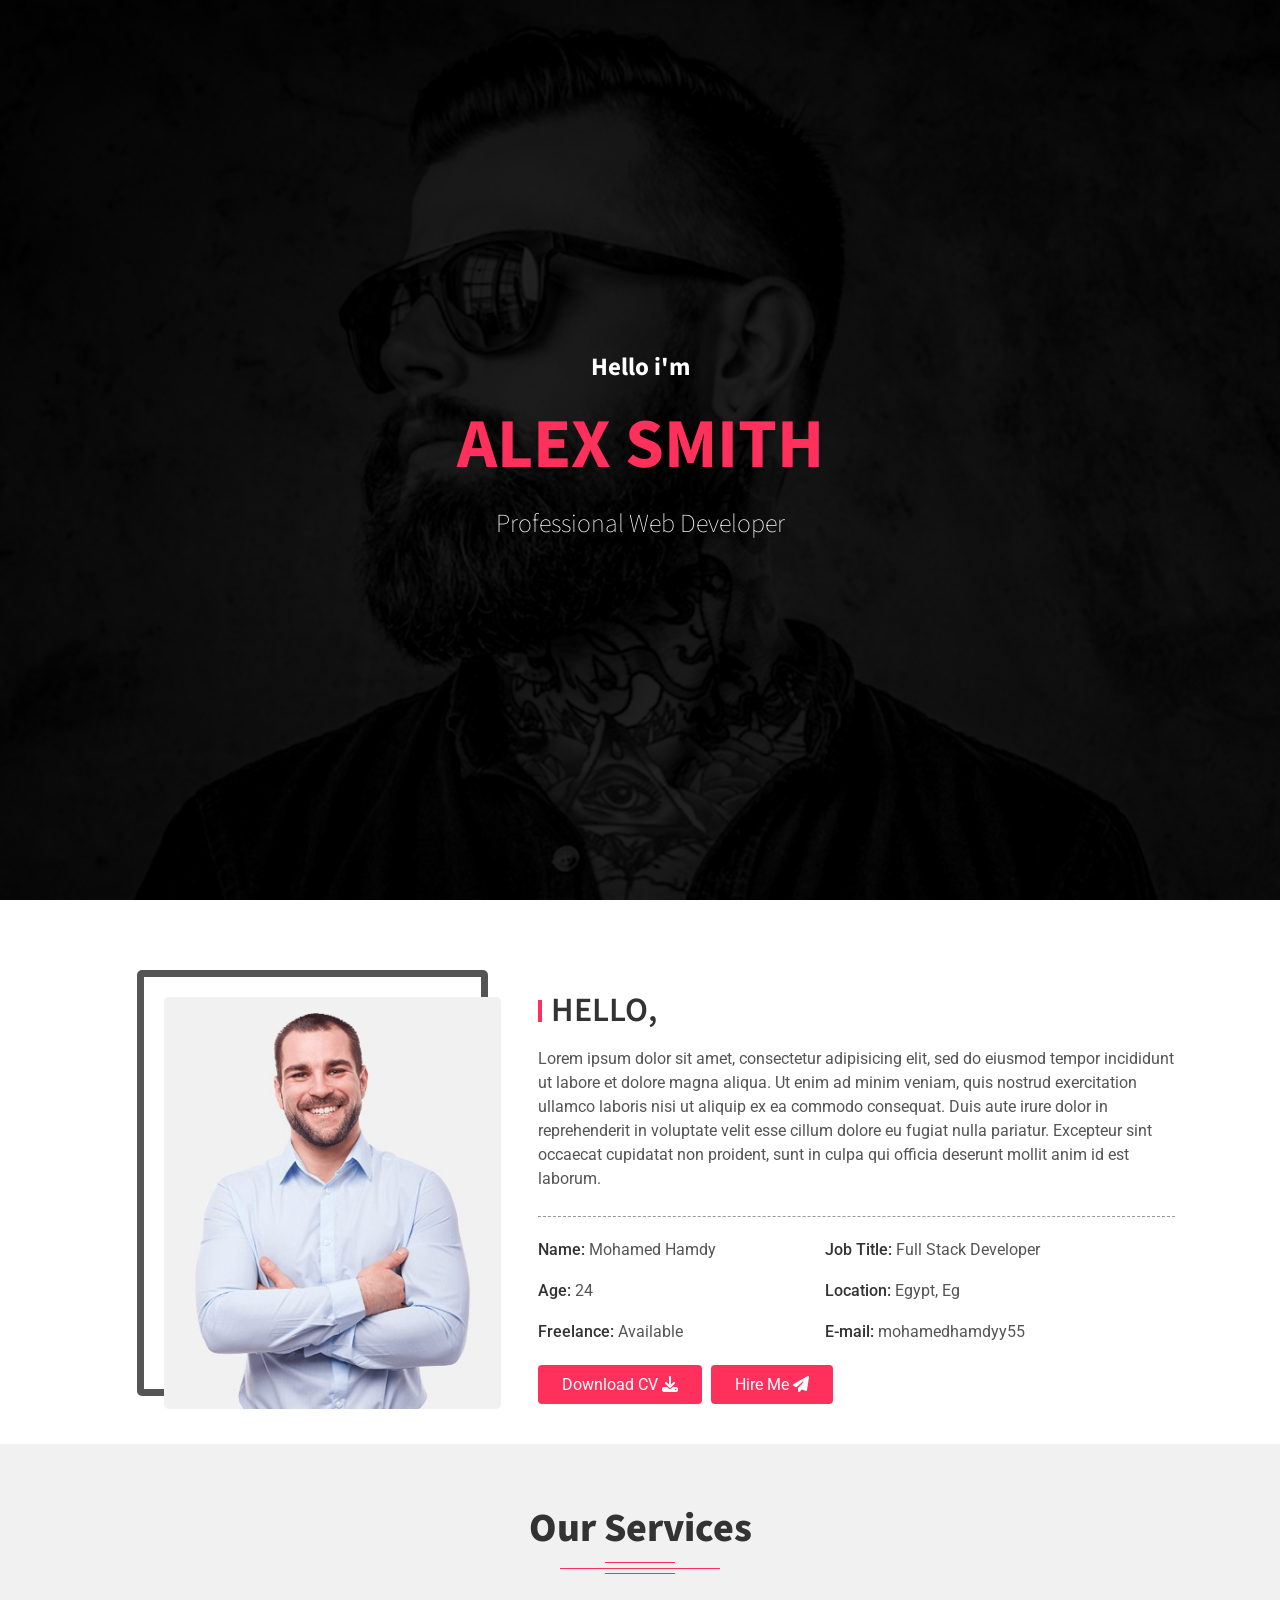
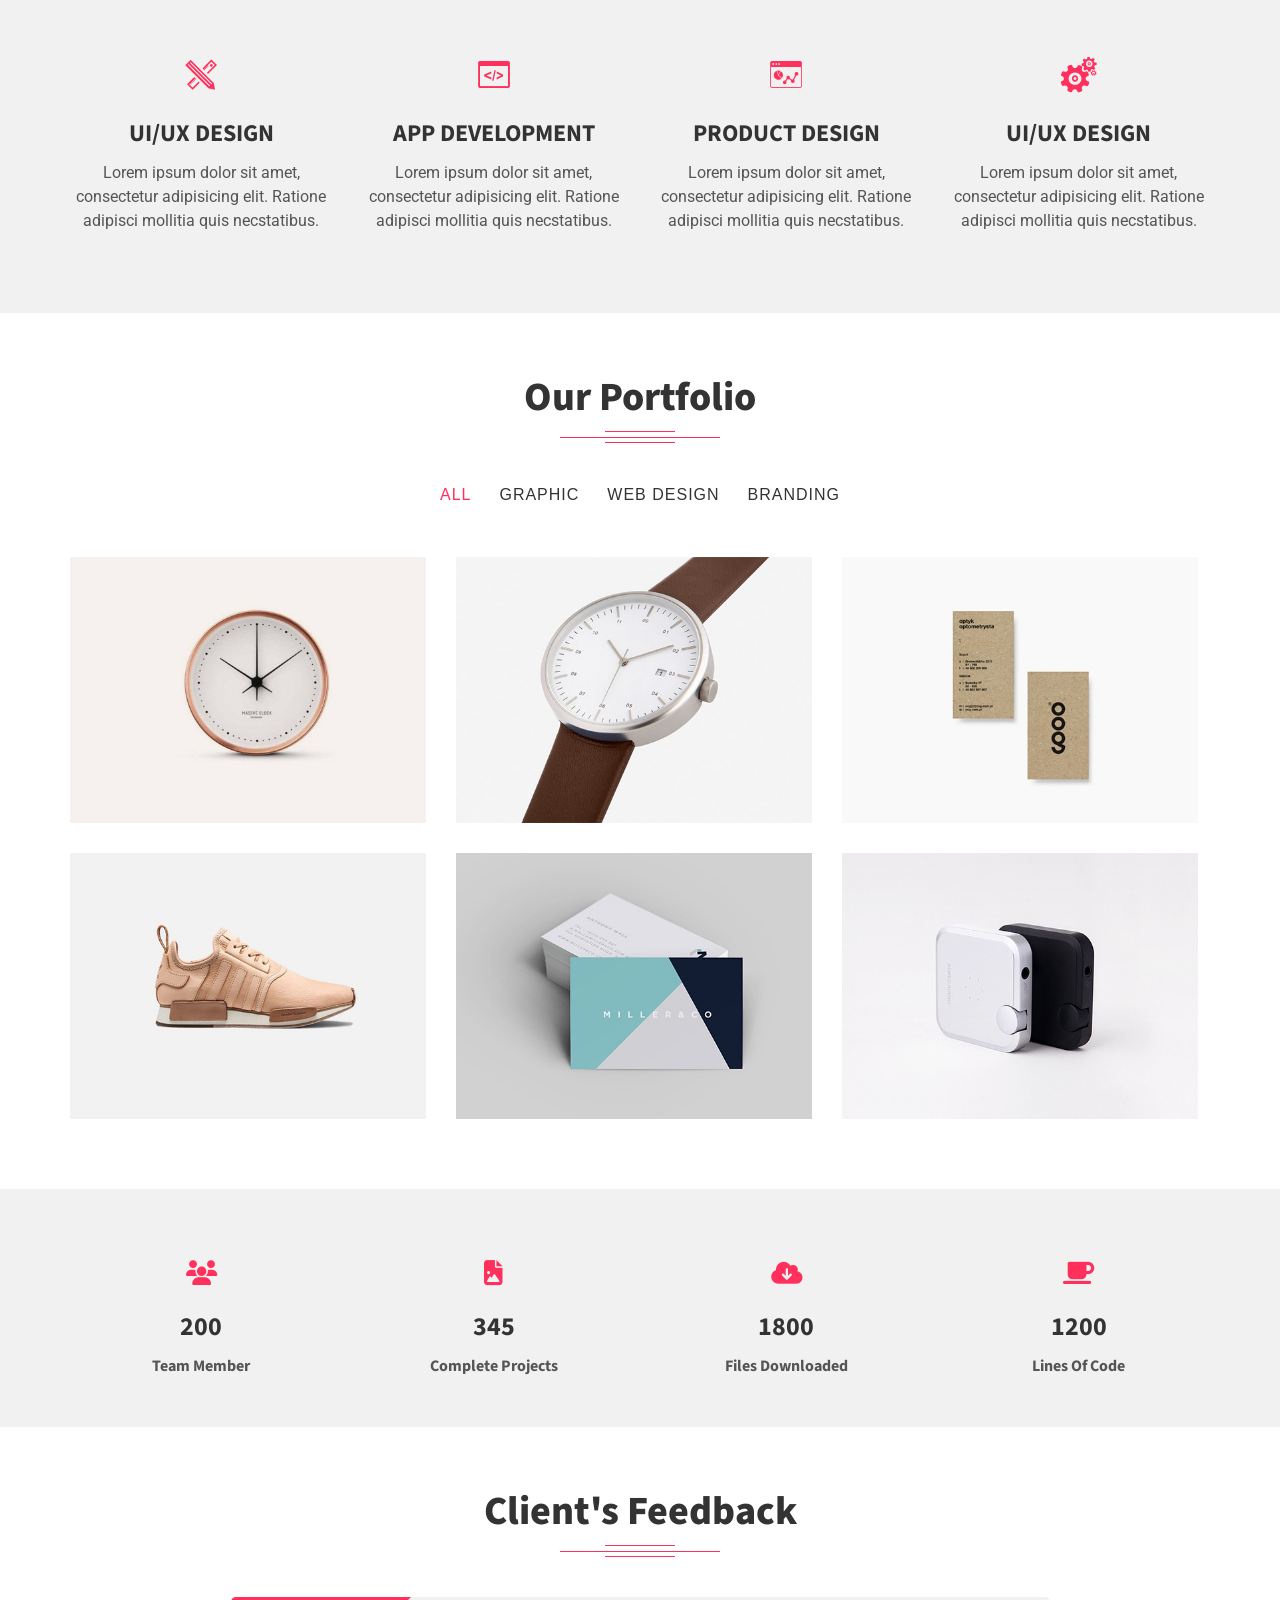
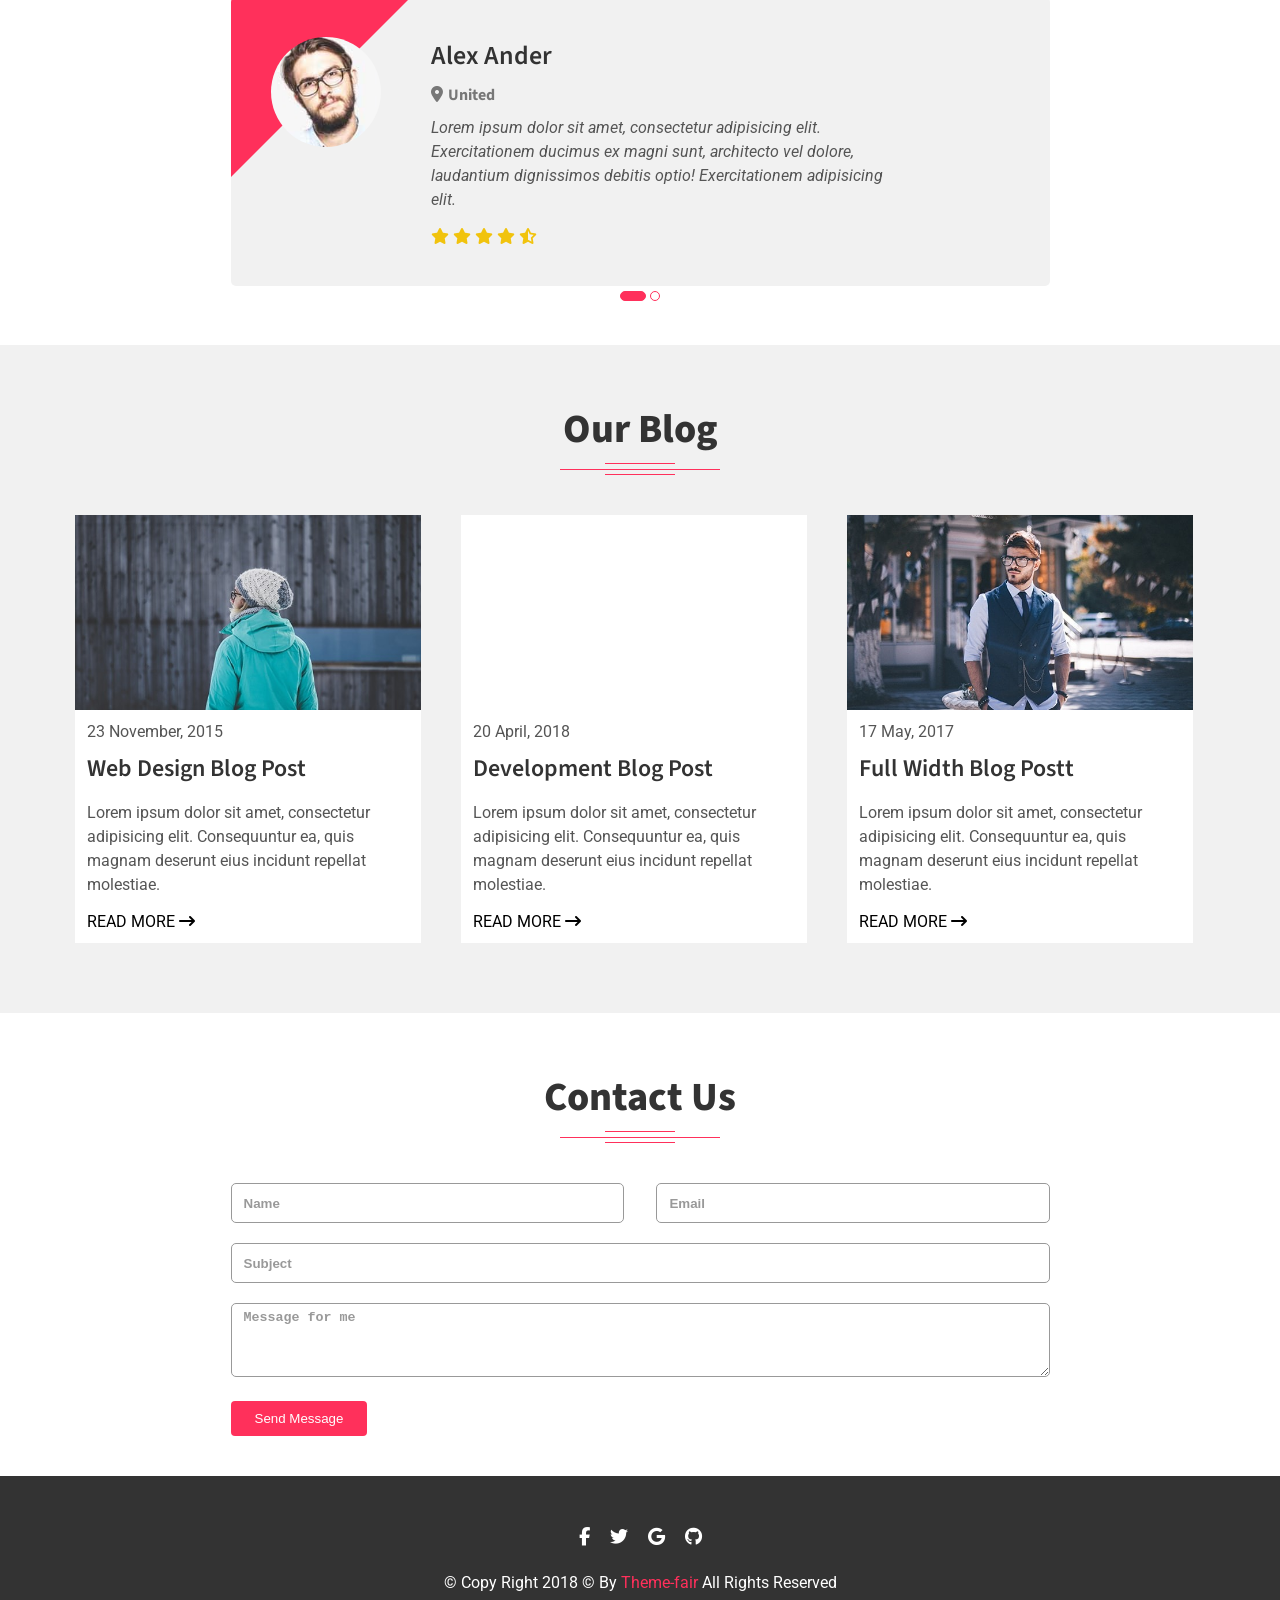
<file: Fokir-flex/index.html>
<!DOCTYPE html>
<html lang="en">
  <head>
    <meta charset="UTF-8" />
    <meta name="viewport" content="width=device-width, initial-scale=1.0" />
    <meta http-equiv="X-UA-Compatible" content="ie=edge" />
    <meta name="description" content="Fokir Project, Route Academy" />
    <title>Fokir - Personal Portfolio</title>

    <!-- Link Css files -->
    <link rel="stylesheet" href="./css/all.min.css" />
    <link rel="stylesheet" href="./css/icofont.css" />
    <link rel="stylesheet" href="./css/index.css" />
    <link rel="stylesheet" href="./css/responsive.css" />

    <!-- Preload the LCP image with a high fetchpriority so it starts loading with the stylesheet. -->
    <link
      rel="preload"
      fetchpriority="high"
      as="image"
      href="./images/imgi_12_slider-02.jpg"
      type="image/jpg"
    />
  </head>
  <body>
    <!-- Start Header -->
    <header>
      <div class="container">
        <div class="logo float-l">
          <a href="#home">Fokir</a>
        </div>
        <nav class="float-r">
          <i class="fa-solid fa-bars toggle-menu-btn"></i>
          <ul class="nav-links">
            <li class="float-l active"><a href="#home">Home</a></li>
            <li class="float-l"><a href="#about">About</a></li>
            <li class="float-l"><a href="#services">Services</a></li>
            <li class="float-l"><a href="#portfolio">Portfolio</a></li>
            <li class="float-l"><a href="#testimonial">Testimonial</a></li>
            <li class="float-l"><a href="#blog">Blog</a></li>
            <li class="float-l"><a href="#contact">Contact</a></li>
            <div class="clr"></div>
          </ul>
        </nav>
        <div class="clr"></div>
      </div>
    </header>
    <!-- End Header -->

    <main>
      <!-- Start Home Section -->
      <section class="home-section" id="home">
        <div class="home-details">
          <h3>Hello i'm</h3>
          <h1>Alex Smith</h1>
          <h4>Professional Web <span>Developer</span></h4>
        </div>
      </section>
      <!-- End Home Section -->

      <!-- Start About Section -->
      <section class="about-section" id="about">
        <div class="container">
          <div class="about-image-box float-l">
            <div class="about-image">
              <img src="./images/imgi_1_work-7.jpg" alt="Personal Image" />
              <div class="social-icons">
                <ul>
                  <li class="float-l">
                    <a href="#"><i class="fa-brands fa-facebook-f"></i></a>
                  </li>
                  <li class="float-l">
                    <a href="#"><i class="fa-brands fa-twitter"></i></a>
                  </li>
                  <li class="float-l">
                    <a href="#"><i class="fa-brands fa-google"></i></a>
                  </li>
                  <li class="float-l">
                    <a href="#"><i class="fa-brands fa-github"></i></a>
                  </li>
                  <div class="clr"></div>
                </ul>
              </div>
            </div>
          </div>
          <div class="about-desc float-l">
            <h1>Hello,</h1>
            <p>
              Lorem ipsum dolor sit amet, consectetur adipisicing elit, sed do
              eiusmod tempor incididunt ut labore et dolore magna aliqua. Ut
              enim ad minim veniam, quis nostrud exercitation ullamco laboris
              nisi ut aliquip ex ea commodo consequat. Duis aute irure dolor in
              reprehenderit in voluptate velit esse cillum dolore eu fugiat
              nulla pariatur. Excepteur sint occaecat cupidatat non proident,
              sunt in culpa qui officia deserunt mollit anim id est laborum.
            </p>
            <div class="personal-details">
              <ul>
                <li class="float-l"><span>Name: </span>Mohamed Hamdy</li>
                <li class="float-l">
                  <span>Job Title: </span>Full Stack Developer
                </li>
                <li class="float-l"><span>Age: </span>24</li>
                <li class="float-l"><span>Location: </span>Egypt, Eg</li>
                <li class="float-l"><span>Freelance: </span>Available</li>
                <li class="float-l"><span>E-mail: </span>mohamedhamdyy55</li>
                <div class="clr"></div>
              </ul>
              <div class="about-btns">
                <a href="#" class="btn"
                  >Download CV <i class="fa fa-download"></i>
                </a>
                <a href="#contact" class="btn"
                  >Hire Me <i class="fa fa-paper-plane"></i
                ></a>
              </div>
            </div>
          </div>
          <div class="clr"></div>
        </div>
      </section>
      <!-- End Home Section -->

      <!-- Start Service Section -->
      <section class="services-section bg-gray" id="services">
        <div class="container">
          <div class="section-header">
            <h1>Our Services</h1>
          </div>
          <div class="section-content">
            <div class="service-card float-l">
              <div class="service-card-inner">
                <div class="service-icon">
                  <i class="icofont icofont-calculations"></i>
                </div>
                <div class="service-header"><h2>UI/UX DESIGN</h2></div>
                <div class="service-p">
                  <p>
                    Lorem ipsum dolor sit amet, consectetur adipisicing elit.
                    Ratione adipisci mollitia quis necstatibus.
                  </p>
                </div>
              </div>
            </div>
            <div class="service-card float-l">
              <div class="service-card-inner">
                <div class="service-icon">
                  <i class="icofont icofont-code"></i>
                </div>
                <div class="service-header"><h2>APP DEVELOPMENT</h2></div>
                <div class="service-p">
                  <p>
                    Lorem ipsum dolor sit amet, consectetur adipisicing elit.
                    Ratione adipisci mollitia quis necstatibus.
                  </p>
                </div>
              </div>
            </div>
            <div class="service-card float-l">
              <div class="service-card-inner">
                <div class="service-icon">
                  <i class="icofont icofont-dashboard-web"></i>
                </div>
                <div class="service-header"><h2>PRODUCT DESIGN</h2></div>
                <div class="service-p">
                  <p>
                    Lorem ipsum dolor sit amet, consectetur adipisicing elit.
                    Ratione adipisci mollitia quis necstatibus.
                  </p>
                </div>
              </div>
            </div>
            <div class="service-card float-l">
              <div class="service-card-inner">
                <div class="service-icon">
                  <i class="icofont icofont-ui-settings"></i>
                </div>
                <div class="service-header"><h2>UI/UX DESIGN</h2></div>
                <div class="service-p">
                  <p>
                    Lorem ipsum dolor sit amet, consectetur adipisicing elit.
                    Ratione adipisci mollitia quis necstatibus.
                  </p>
                </div>
              </div>
            </div>
            <div class="clr"></div>
          </div>
        </div>
      </section>
      <!-- End Service Section -->

      <!-- Start Portfolio Section -->
      <section class="portfolio-section" id="portfolio">
        <div class="container">
          <div class="section-header">
            <h1>Our Portfolio</h1>
          </div>
          <div class="section-filter">
            <button type="button" class="active">All</button>
            <button type="button">Graphic</button>
            <button type="button">Web Design</button>
            <button type="button">Branding</button>
          </div>
          <div class="section-content">
            <div class="portfolio-card float-l">
              <a href="#" class="portfolio-card-inner">
                <img src="./images/imgi_2_1.jpg" alt="Portfolio image" />
                <div class="portfolio-overlay">
                  <i class="fa fa-file-image"></i>
                </div>
              </a>
            </div>
            <div class="portfolio-card float-l">
              <a href="#" class="portfolio-card-inner">
                <img src="./images/imgi_3_2.jpg" alt="Portfolio image" />
                <div class="portfolio-overlay">
                  <i class="fa fa-link"></i>
                </div>
              </a>
            </div>
            <div class="portfolio-card float-l">
              <a href="#" class="portfolio-card-inner">
                <img src="./images/imgi_4_3.jpg" alt="Portfolio image" />
                <div class="portfolio-overlay">
                  <i class="fa fa-file-image"></i>
                </div>
              </a>
            </div>
            <div class="portfolio-card float-l">
              <a href="#" class="portfolio-card-inner">
                <img src="./images/imgi_5_4.jpg" alt="Portfolio image" />
                <div class="portfolio-overlay">
                  <i class="fa fa-file-image"></i>
                </div>
              </a>
            </div>
            <div class="portfolio-card float-l">
              <a href="#" class="portfolio-card-inner">
                <img src="./images/imgi_6_5.jpg" alt="Portfolio image" />
                <div class="portfolio-overlay">
                  <i class="fa fa-link"></i>
                </div>
              </a>
            </div>
            <div class="portfolio-card float-l">
              <a href="#" class="portfolio-card-inner">
                <img src="./images/imgi_7_6.jpg" alt="Portfolio image" />
                <div class="portfolio-overlay">
                  <i class="fa fa-file-image"></i>
                </div>
              </a>
            </div>
            <div class="clr"></div>
          </div>
        </div>
      </section>
      <!-- End Portfolio Section -->

      <!-- Start Extra Fun Facts Section -->
      <section class="funfacts-section bg-gray" id="funfacts">
        <div class="container">
          <div class="section-content">
            <div class="funfacts-card float-l">
              <div class="funfacts-card-inner">
                <div class="funfacts-icon">
                  <i class="fa fa-users"></i>
                </div>
                <div class="funfacts-counter">
                  <h3>200</h3>
                  <h4>Team Member</h4>
                </div>
              </div>
            </div>
            <div class="funfacts-card float-l">
              <div class="funfacts-card-inner">
                <div class="funfacts-icon">
                  <i class="fa fa-file-image"></i>
                </div>
                <div class="funfacts-counter">
                  <h3>345</h3>
                  <h4>Complete Projects</h4>
                </div>
              </div>
            </div>
            <div class="funfacts-card float-l">
              <div class="funfacts-card-inner">
                <div class="funfacts-icon">
                  <i class="fa fa-cloud-download"></i>
                </div>
                <div class="funfacts-counter">
                  <h3>1800</h3>
                  <h4>Files Downloaded</h4>
                </div>
              </div>
            </div>
            <div class="funfacts-card float-l">
              <div class="funfacts-card-inner">
                <div class="funfacts-icon">
                  <i class="fa fa-coffee"></i>
                </div>
                <div class="funfacts-counter">
                  <h3>1200</h3>
                  <h4>Lines Of Code</h4>
                </div>
              </div>
            </div>
            <div class="clr"></div>
          </div>
        </div>
      </section>
      <!-- End Extra Fun Facts Sectionn -->

      <!-- Start Testimonial Section -->
      <section class="testimonial-section" id="testimonial">
        <div class="container">
          <div class="section-header">
            <h1>Client's Feedback</h1>
          </div>
          <div class="section-content">
            <div class="testimonial-card">
              <div class="testimonial-card-image float-l">
                <img src="./images/imgi_8_2.jpg" alt="Testimonial Card Image" />
              </div>
              <div class="testimonial-card-content float-l">
                <h3 class="name">Alex Ander</h3>
                <h4 class="location"> <i class="fa-solid fa-location-dot"></i>United</h4>
                <p class="desc">
                  Lorem ipsum dolor sit amet, consectetur adipisicing elit.
                  Exercitationem ducimus ex magni sunt, architecto vel dolore,
                  laudantium dignissimos debitis optio! Exercitationem
                  adipisicing elit.
                </p>
                <div class="rating">
                  <i class="fa fa-star"></i>
                  <i class="fa fa-star"></i>
                  <i class="fa fa-star"></i>
                  <i class="fa fa-star"></i>
                  <i class="fa-solid fa-star-half-stroke"></i>
                </div>
              </div>
              <div class="clr"></div>
            </div>
            <div class="testimonial-cards-dots">
                <span class="active"></span>
                <span></span>
            </div>
          </div>
        </div>
      </section>
      <!-- End Testimonial Section -->

      <!-- Start Blog Section -->
      <section class="blog-section bg-gray" id="blog">
        <div class="container">
          <div class="section-header">
            <h1>Our Blog</h1>
          </div>
          <div class="section-content">
            <div class="blog-card float-l">
                <div class="blog-card-inner">
                    <div class="blog-thumbnail">
                        <a href="#"><img src="./images/imgi_10_1.jpg" alt="Thumbnail image"></a>
                    </div>
                    <div class="blog-content">
                        <div class="blog-date">23 November, 2015</div>
                        <h3 class="blog-title"><a href="#">web design Blog Post</a></h3>
                        <p class="blog-desc">Lorem ipsum dolor sit amet, consectetur adipisicing elit. Consequuntur ea, quis magnam deserunt eius incidunt repellat molestiae.</p>
                        <div class="read-more"><a href="">Read More <i class="fa fa-long-arrow-right"></i></a></div>
                    </div>
                </div>
            </div>
            <div class="blog-card float-l">
                <div class="blog-card-inner">
                    <div class="blog-thumbnail iframe-thumbnail">
                        <iframe  title="Thumbnail video" allowfullscreen="" allow="autoplay; encrypted-media" src="https://www.youtube.com/embed/uVju5--RqtY?feature=oembed"></iframe>                    </div>
                    <div class="blog-content">
                        <div class="blog-date">20 April, 2018</div>
                        <h3 class="blog-title"><a href="#">development Blog Post</a></h3>
                        <p class="blog-desc">Lorem ipsum dolor sit amet, consectetur adipisicing elit. Consequuntur ea, quis magnam deserunt eius incidunt repellat molestiae.</p>
                        <div class="read-more"><a href="">Read More <i class="fa fa-long-arrow-right"></i></a></div>
                    </div>
                </div>
            </div>
            <div class="blog-card float-l">
                <div class="blog-card-inner">
                    <div class="blog-thumbnail">
                        <a href="#"><img src="./images/imgi_11_3.jpg" alt="Thumbnail image"></a>
                    </div>
                    <div class="blog-content">
                        <div class="blog-date">17 May, 2017</div>
                        <h3 class="blog-title"><a href="#">Full Width Blog Postt</a></h3>
                        <p class="blog-desc">Lorem ipsum dolor sit amet, consectetur adipisicing elit. Consequuntur ea, quis magnam deserunt eius incidunt repellat molestiae.</p>
                        <div class="read-more"><a href="">Read More <i class="fa fa-long-arrow-right"></i></a></div>
                    </div>
                </div>
            </div>
            <div class="clr"></div>
          </div>
        </div>
      </section>
      <!-- End Blog Section -->

      <!-- Start Contact Us Section -->
      <section class="contact-section" id="contact">
        <div class="container">
          <div class="section-header">
            <h1>Contact Us</h1>
          </div>
          <div class="section-content">
            <form action="" method="post">
                <div class="user-info">
                    <input class="float-l" type="text" name="firstName" id="firstName" placeholder="Name">
                    <input class="float-r" type="email" name="email" id="email" placeholder="Email">
                    <div class="clr"></div>
                </div>
                <input type="text" name="subject" id="subject" placeholder="Subject">
                <textarea name="message" id="message" rows="4" placeholder="Message for me"></textarea>
                <button type="submit" class="btn" disabled>Send Message</button>
            </form>
          </div>
        </div>
      </section>
      <!-- End Contact Us Section -->
    </main>

    <footer class="footer-section" id="footer">
      <div class="container">
        <div class="social-icons">
          <ul>
            <li class="float-l">
              <a href="#"><i class="fa-brands fa-facebook-f"></i></a>
            </li>
            <li class="float-l">
              <a href="#"><i class="fa-brands fa-twitter"></i></a>
            </li>
            <li class="float-l">
              <a href="#"><i class="fa-brands fa-google"></i></a>
            </li>
            <li class="float-l">
              <a href="#"><i class="fa-brands fa-github"></i></a>
            </li>
            <div class="clr"></div>
          </ul>
        </div>
        <p>&copy; Copy Right 2018 © By <a>Theme-fair</a> All Rights Reserved</p>
      </div>
    </footer>

    <script>
      // Handle display and hidden for header on scroll
      let lastScroll = 0;
      const header = document.querySelector("header");

      window.addEventListener("scroll", function () {
        const currentScroll = window.pageYOffset;

        if (currentScroll == 0) {
          // remove scrolled when reach the top of body
          header.classList.remove("scrolled");
        } else if (currentScroll > lastScroll) {
          // scrolling down → hide header
          header.classList.add("hidden");
        } else {
          // scrolling up → show header
          header.classList.remove("hidden");
          header.classList.add("scrolled");
        }

        lastScroll = currentScroll;
      });
 
      // Handle highlight navLink based on current section
      const navLinks = document.querySelectorAll(".nav-links li a");
      const sections = document.querySelectorAll("section");
      console.log(navLinks);
      
      window.addEventListener("scroll", function () {
        let current = "";
      
        sections.forEach(section => {
          // offset so it activates earlier
          const sectionTop = section.offsetTop - 100;
          const sectionHeight = section.clientHeight;
          if (pageYOffset >= sectionTop && pageYOffset < sectionTop + sectionHeight) {
            current = section.getAttribute("id");
          }
        });
        navLinks.forEach(link => {
          link.parentElement.classList.remove("active");
          if (link.getAttribute("href") === "#" + current) {
            link.parentElement.classList.add("active");
          }
        });
      });
    </script>
  </body>
</html>
</file>
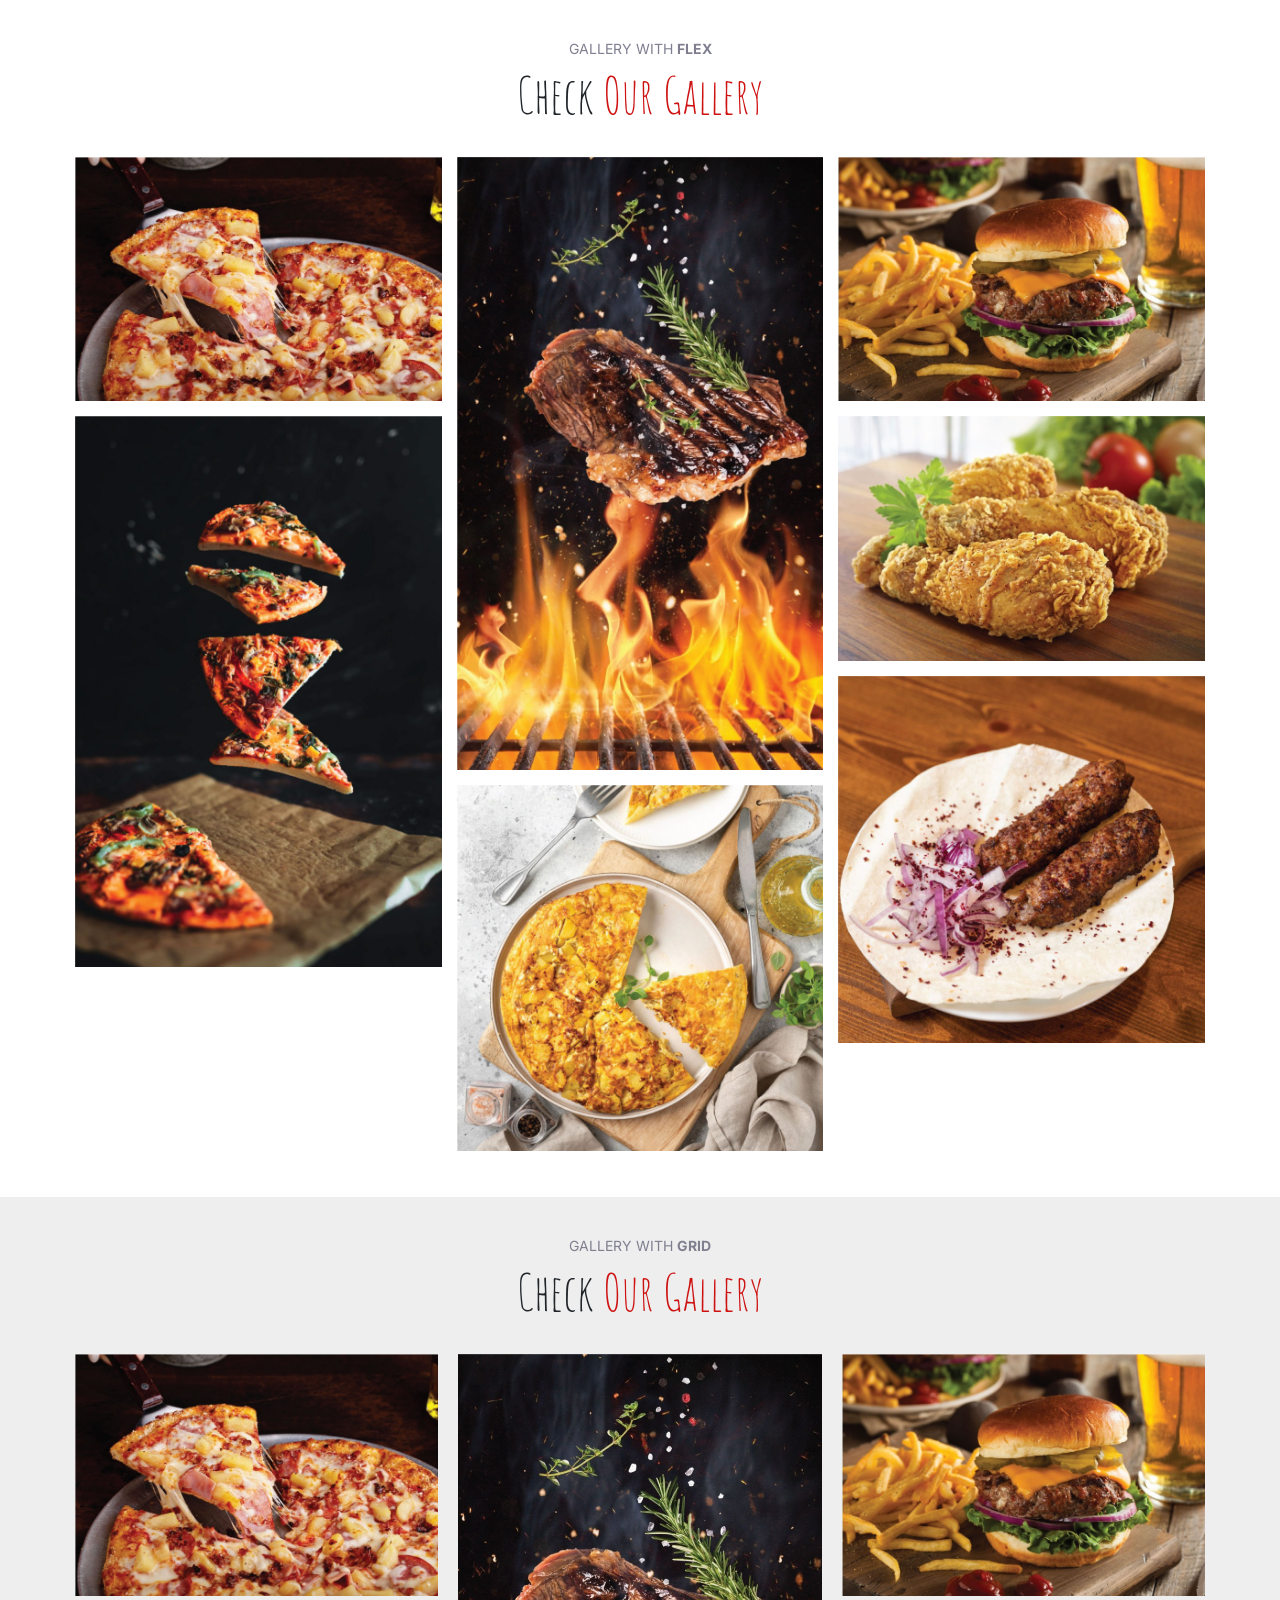
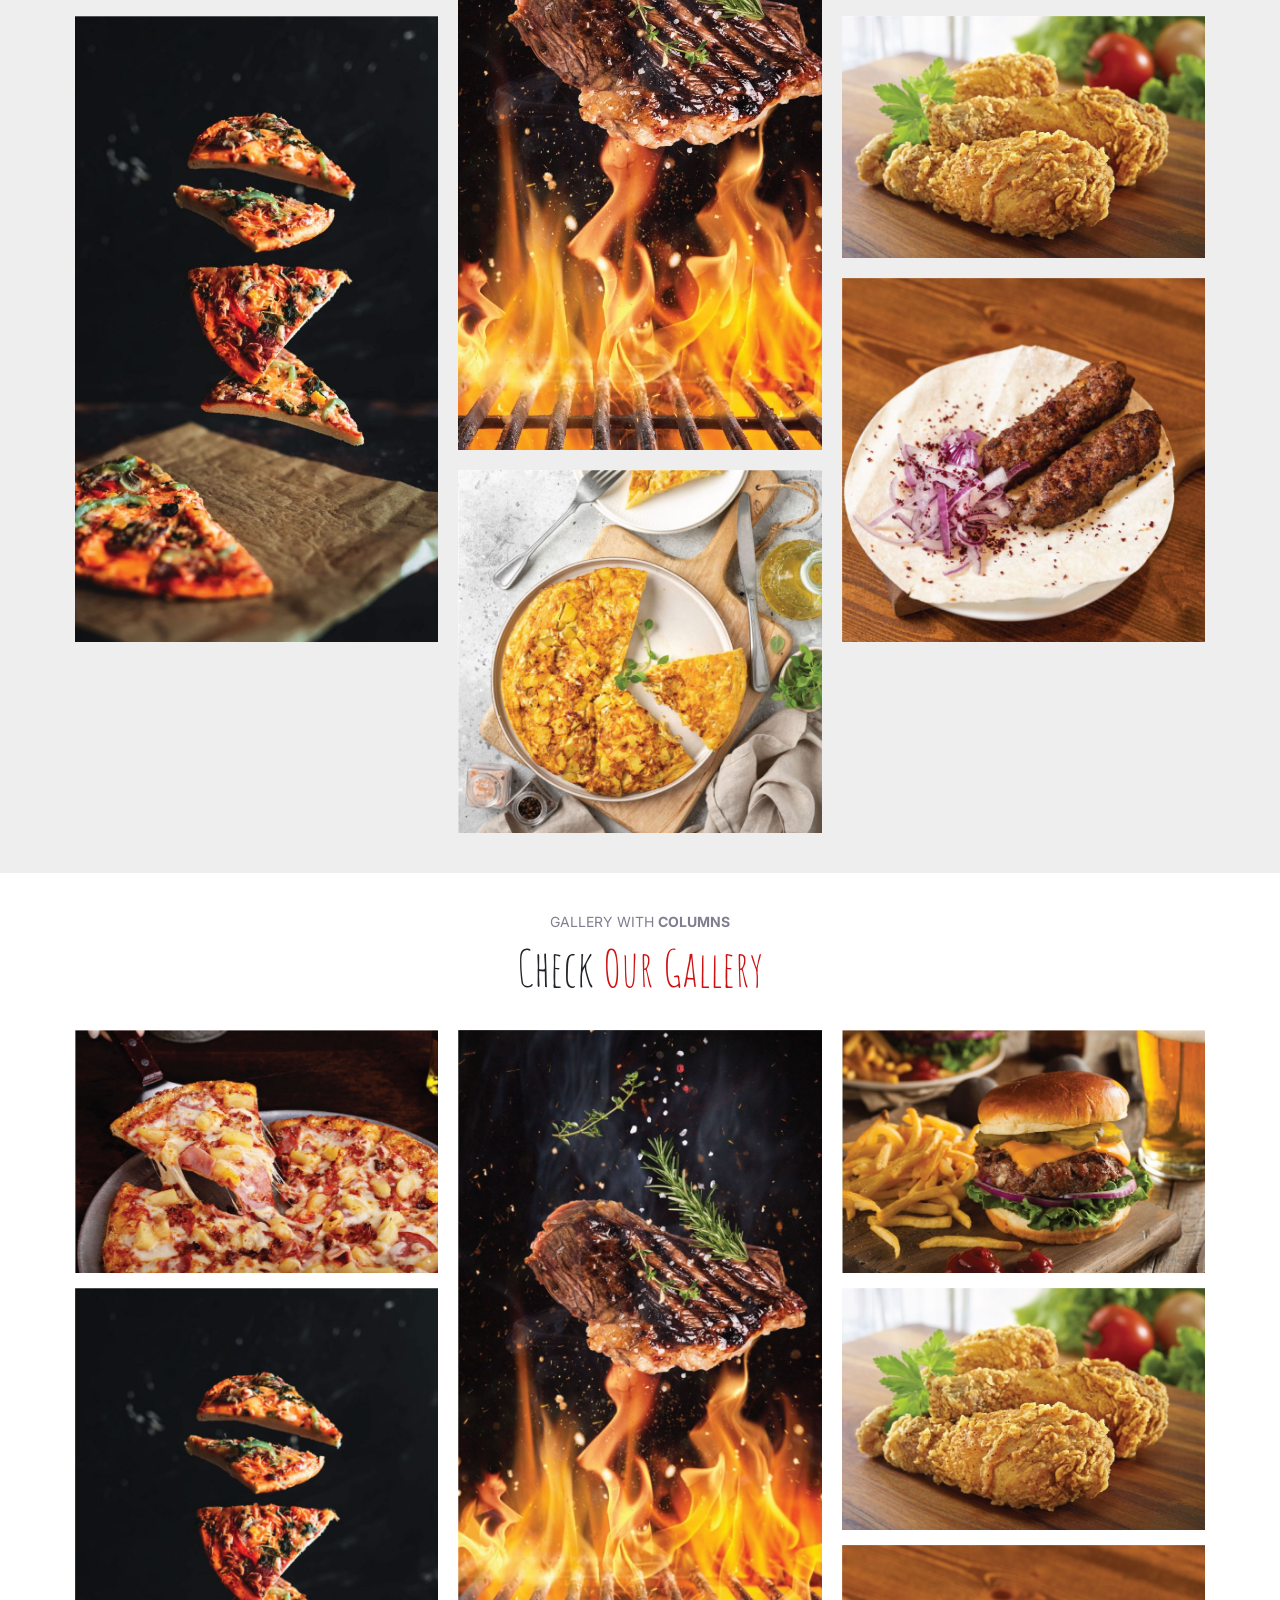
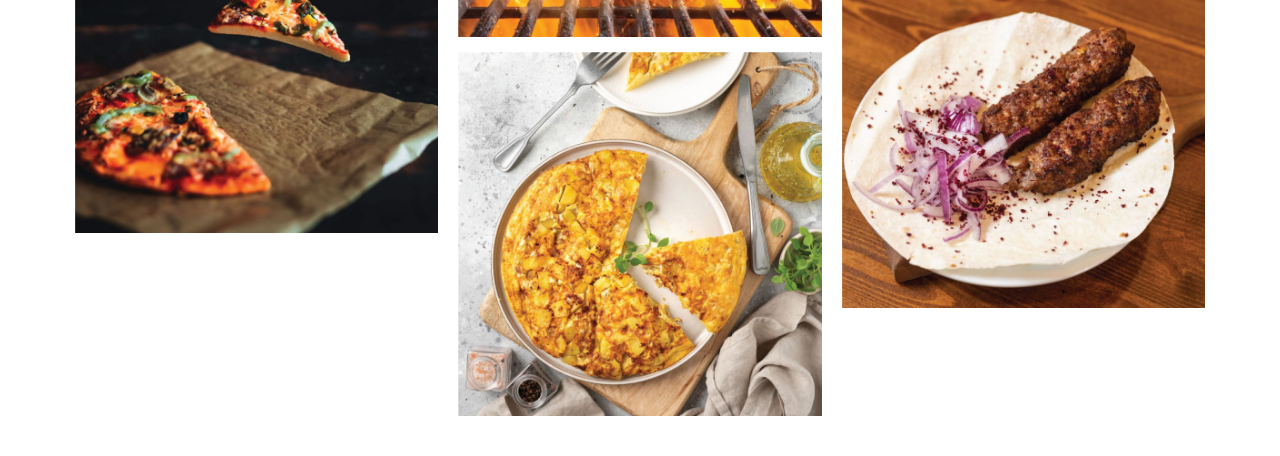
<file: Masonry-Layout/index.html>
<!DOCTYPE html>
<html lang="en">
  <head>
    <meta charset="UTF-8" />
    <meta name="viewport" content="width=device-width, initial-scale=1.0" />
    <meta name="author" content="Mohamed Hamdy" />
    <title>Masonry</title>

    <!-- Link favicon -->
    <link rel="shortcut icon" href="./images/imgi_12_favicon.png" type="image/x-icon">
    
    <!-- Link the css files -->
    <link rel="stylesheet" href="./css/index.css" />
    <link rel="stylesheet" href="./css/responsive.css" />
  </head>
  <body>
      <!-- Start Gallery Section with Flex-->
        <section class="gallery-section-flex" id="gallery">
            <div class="container">
                <div class="section-title">
                <h1>Gallery with <strong>Flex</strong></h1>
                <p>Check <span>Our Gallery</span></p>
                </div>
                <div class="section-content">
                    <div class="card hawaiian-pizza-card order-1">
                        <div class="card-image"><img src="./images/imgi_5_meal-1.jpg" alt="Hawaiian pizza with ham and pineapple"></div>
                        <div class="card-content">
                            <h1>Pizza</h1>
                            <p>Hawaiian pizza with ham and pineapple.</p>
                        </div>
                    </div>
                    <div class="card levitation-pizza-card order-2">
                        <div class="card-image"><img src="./images/imgi_6_meal-4.jpg" alt="Levitation pizza on black background."></div>
                        <div class="card-content">
                            <h1>Levitation pizza</h1>
                            <p>Levitation pizza on black background.</p>
                        </div>
                    </div>
                    <div class="card beef-burger-card order-3">
                        <div class="card-image"><img src="./images/imgi_7_meal-2.jpg" alt="Tasty beef steaks flying above cast iron grate with fire flames."></div>
                        <div class="card-content">
                            <h1>Beef steaks</h1>
                            <p>Tasty beef steaks flying above cast iron grate with fire flames.</p>
                        </div>
                    </div>
                    <div class="card frittata-card order-4">
                        <div class="card-image"><img src="./images/imgi_8_meal-7.jpg" alt="Frittata or potato pie in a ceramic plate"></div>
                        <div class="card-content">
                            <h1>Frittata</h1>
                            <p>Frittata or potato pie in a ceramic plate.</p>
                        </div>
                    </div>
                    <div class="card burger-card order-5">
                        <div class="card-image"><img src="./images/imgi_9_meal-3.jpg" alt="grass fed bison hamburger with chips & beer"></div>
                        <div class="card-content">
                            <h1>Burger</h1>
                            <p>Grass fed bison hamburger with chips & beer.</p>
                        </div>
                    </div>
                    <div class="card crispy-card order-6">
                        <div class="card-image"><img src="./images/imgi_10_meal-5.jpg" alt="Golden brown chicken legs with a crunchy coating and juicy meat"></div>
                        <div class="card-content">
                            <h1>Crispy Fried Chicken</h1>
                            <p>Golden brown chicken legs with a crunchy coating and juicy meat.</p>
                        </div>
                    </div>
                    <div class="card kebab-card order-7">
                        <div class="card-image"><img src="./images/imgi_11_meal-6.jpg" alt="Levitation pizza"></div>
                        <div class="card-content">
                            <h1>Lyulya kebab</h1>
                            <p>Tender and juicy skewers of ground lamb or beef, flavored with aromatic spices and herbs.</p>
                        </div>
                    </div>
                </div>
            </div>
        </section>
      <!-- End Gallery Section with Flex -->

      <!-- Start Gallery Section with Grid-->
        <section class="gallery-section-grid bg-gray" id="gallery">
            <div class="container">
                <div class="section-title">
                <h1>Gallery with <strong>Grid</strong></h1>
                <p>Check <span>Our Gallery</span></p>
                </div>
                <div class="section-content">
                    <div class="card hawaiian-pizza-card">
                        <img src="./images/imgi_5_meal-1.jpg" alt="Hawaiian pizza with ham and pineapple">
                        <div class="card-content">
                            <h1>Pizza</h1>
                            <p>Hawaiian pizza with ham and pineapple.</p>
                        </div>
                    </div>
                    <div class="card beef-burger-card">
                        <img src="./images/imgi_7_meal-2.jpg" alt="Tasty beef steaks flying above cast iron grate with fire flames.">
                        <div class="card-content">
                            <h1>Beef steaks</h1>
                            <p>Tasty beef steaks flying above cast iron grate with fire flames.</p>
                        </div>
                    </div>
                    <div class="card burger-card">
                        <img src="./images/imgi_9_meal-3.jpg" alt="grass fed bison hamburger with chips & beer">
                        <div class="card-content">
                            <h1>Burger</h1>
                            <p>Grass fed bison hamburger with chips & beer.</p>
                        </div>
                    </div>
                    <div class="card levitation-pizza-card">
                        <img src="./images/imgi_6_meal-4.jpg" alt="Levitation pizza on black background.">
                        <div class="card-content">
                            <h1>Levitation pizza</h1>
                            <p>Levitation pizza on black background.</p>
                        </div>
                    </div>
                    <div class="card frittata-card">
                        <img src="./images/imgi_8_meal-7.jpg" alt="Frittata or potato pie in a ceramic plate">
                        <div class="card-content">
                            <h1>Frittata</h1>
                            <p>Frittata or potato pie in a ceramic plate.</p>
                        </div>
                    </div>
                    <div class="card crispy-card">
                        <img src="./images/imgi_10_meal-5.jpg" alt="Golden brown chicken legs with a crunchy coating and juicy meat">
                        <div class="card-content">
                            <h1>Crispy Fried Chicken</h1>
                            <p>Golden brown chicken legs with a crunchy coating and juicy meat.</p>
                        </div>
                    </div>
                    <div class="card kebab-card">
                        <img src="./images/imgi_11_meal-6.jpg" alt="Levitation pizza">
                        <div class="card-content">
                            <h1>Lyulya kebab</h1>
                            <p>Tender and juicy skewers of ground lamb or beef, flavored with aromatic spices and herbs.</p>
                        </div>
                    </div>
                </div>
            </div>
        </section>
      <!-- End Gallery Section with Grid-->

      <!-- Start Gallery Section with columns, No chance for change order of items-->
        <section class="gallery-section-columns" id="gallery">
            <div class="container">
                <div class="section-title">
                <h1>Gallery with <strong>Columns</strong></h1>
                <p>Check <span>Our Gallery</span></p>
                </div>
                <div class="section-content">
                    <div class="card hawaiian-pizza-card">
                        <img src="./images/imgi_5_meal-1.jpg" alt="Hawaiian pizza with ham and pineapple">
                        <div class="card-content">
                            <h1>Pizza</h1>
                            <p>Hawaiian pizza with ham and pineapple.</p>
                        </div>
                    </div>
                    <div class="card levitation-pizza-card">
                        <img src="./images/imgi_6_meal-4.jpg" alt="Levitation pizza on black background.">
                        <div class="card-content">
                            <h1>Levitation pizza</h1>
                            <p>Levitation pizza on black background.</p>
                        </div>
                    </div>
                    <div class="card beef-burger-card">
                        <img src="./images/imgi_7_meal-2.jpg" alt="Tasty beef steaks flying above cast iron grate with fire flames.">
                        <div class="card-content">
                            <h1>Beef steaks</h1>
                            <p>Tasty beef steaks flying above cast iron grate with fire flames.</p>
                        </div>
                    </div>
                    <div class="card frittata-card">
                        <img src="./images/imgi_8_meal-7.jpg" alt="Frittata or potato pie in a ceramic plate">
                        <div class="card-content">
                            <h1>Frittata</h1>
                            <p>Frittata or potato pie in a ceramic plate.</p>
                        </div>
                    </div>
                    <div class="card burger-card">
                        <img src="./images/imgi_9_meal-3.jpg" alt="grass fed bison hamburger with chips & beer">
                        <div class="card-content">
                            <h1>Burger</h1>
                            <p>Grass fed bison hamburger with chips & beer.</p>
                        </div>
                    </div>
                    <div class="card crispy-card">
                        <img src="./images/imgi_10_meal-5.jpg" alt="Golden brown chicken legs with a crunchy coating and juicy meat">
                        <div class="card-content">
                            <h1>Crispy Fried Chicken</h1>
                            <p>Golden brown chicken legs with a crunchy coating and juicy meat.</p>
                        </div>
                    </div>
                    <div class="card kebab-card">
                        <img src="./images/imgi_11_meal-6.jpg" alt="Levitation pizza">
                        <div class="card-content">
                            <h1>Lyulya kebab</h1>
                            <p>Tender and juicy skewers of ground lamb or beef, flavored with aromatic spices and herbs.</p>
                        </div>
                    </div>
                </div>
            </div>
        </section>
      <!-- End Gallery Section with Grid-->
  </body>
</html>
</file>
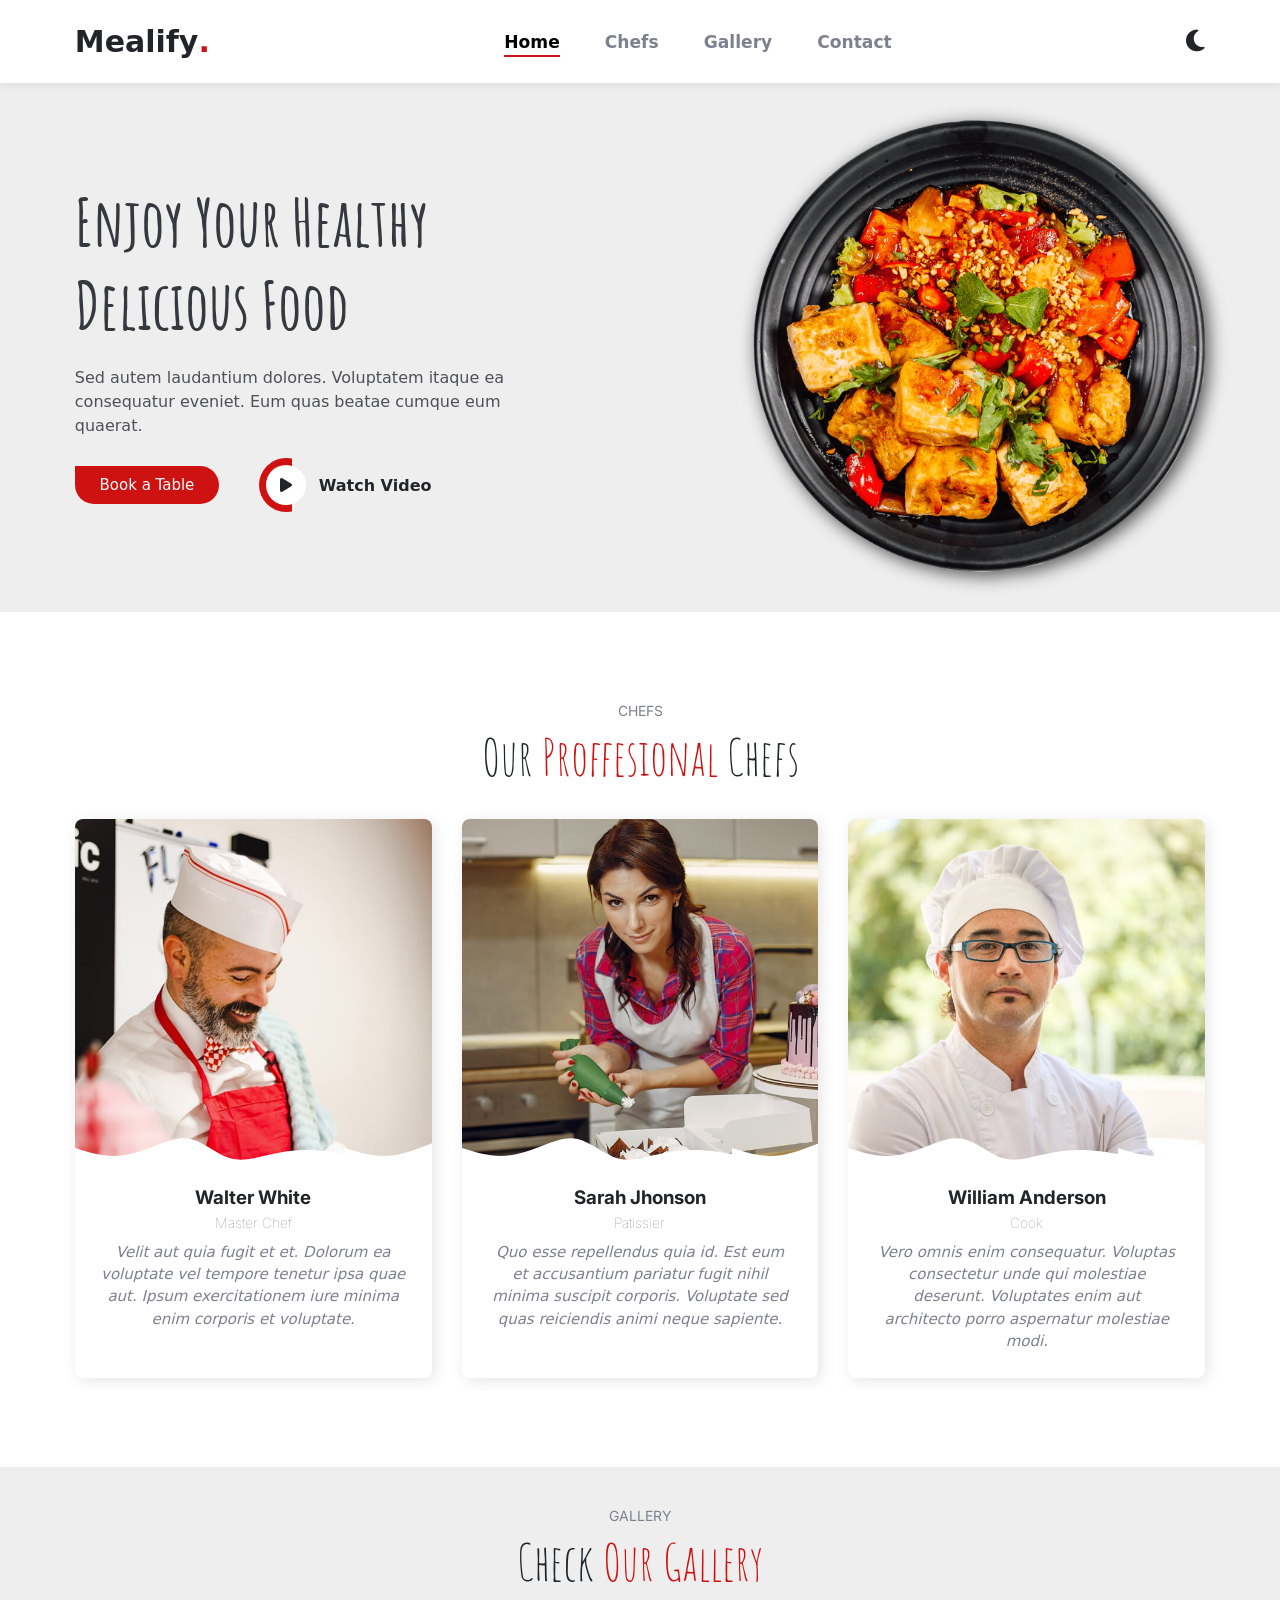
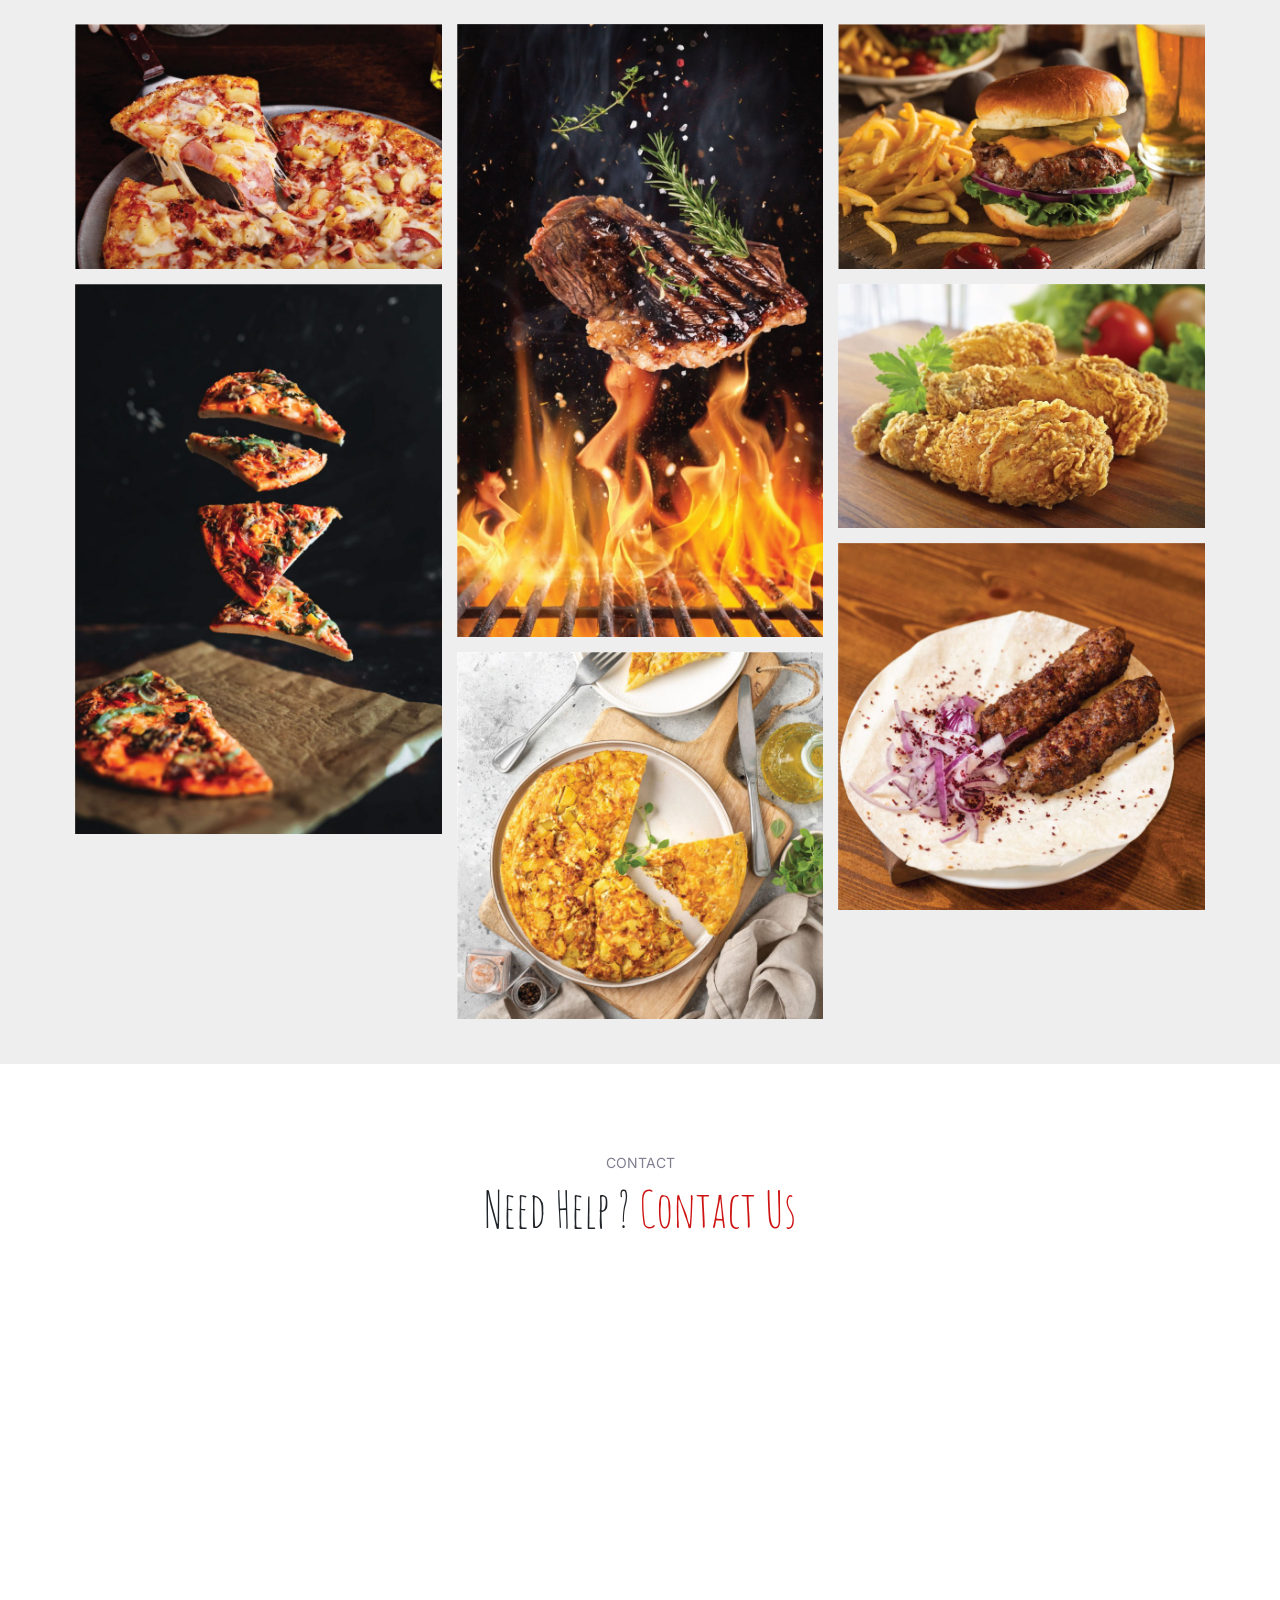
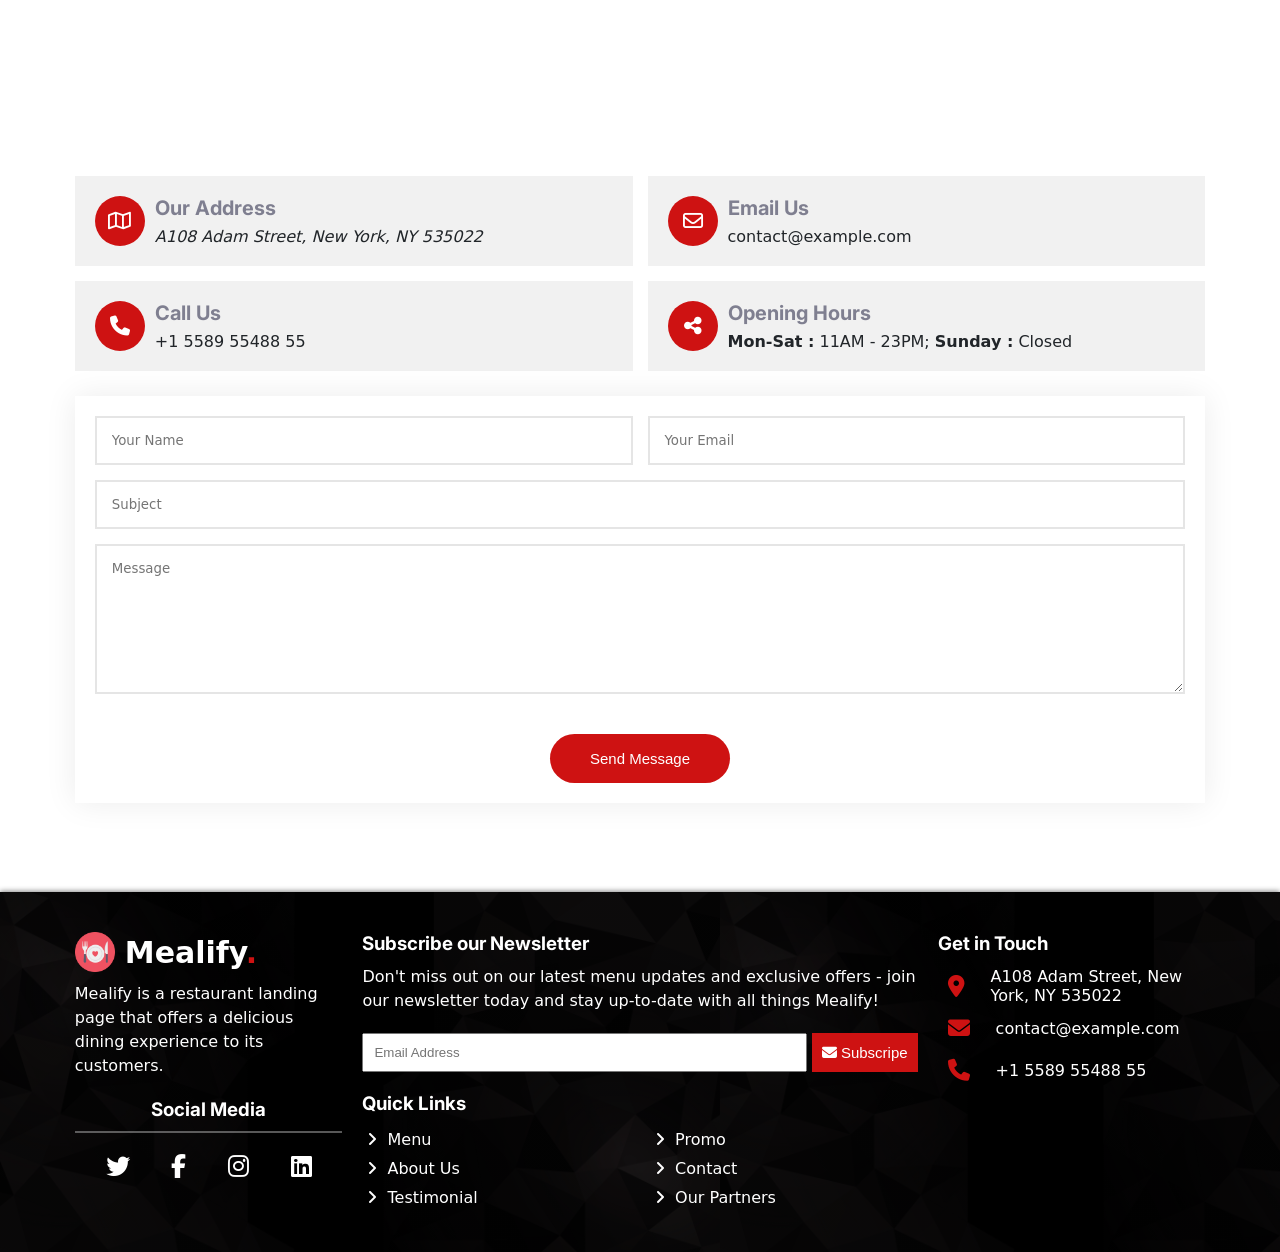
<file: Mealify/index.html>
<!DOCTYPE html>
<html lang="en">
  <head>
    <meta charset="UTF-8" />
    <meta name="viewport" content="width=device-width, initial-scale=1.0" />
    <meta name="author" content="Mohamed Hamdy" />
    <meta
      name="description"
      content="Mealify is a restaurant landing page that offers a delicious dining experience to its customers. Our menu is carefully crafted to satisfy diverse tastes and preferences, ranging from traditional to modern dishes."
    />
    <title>Mealify</title>

    <!-- Link the css files -->
    <link rel="stylesheet" href="./css/all.min.css" />
    <link rel="stylesheet" href="./css/index.css" />
    <link rel="stylesheet" href="./css/dark-theme.css" />
    <link rel="stylesheet" href="./css/responsive.css" />

    <!-- Link fav icon -->
    <link
      rel="shortcut icon"
      href="./images/imgi_12_favicon.png"
      type="image/x-icon"
    />

    <!-- Preload the LCP image with a high fetchpriority so it starts loading with the stylesheet. -->
    <link
      rel="preload"
      fetchpriority="high"
      as="image"
      href="./images/imgi_1_hero-img.png"
      type="image/png"
    />
  </head>
  <body>
    <!-- Start Header Section -->
    <header>
      <div class="container">
        <div class="logo"><a href="#">Mealify</a></div>
        <nav class="main-nav" id="main-nav">
          <ul class="nav-links">
            <a href="#home" class="close-icon"
              ><i class="fa-solid fa-xmark"></i
            ></a>
            <li class="active"><a href="#home">Home</a></li>
            <li><a href="#chefs">Chefs</a></li>
            <li><a href="#gallery">Gallery</a></li>
            <li><a href="#contact">Contact</a></li>
          </ul>
        </nav>
        <div class="theme-toggle-gp">
          <input
            type="checkbox"
            id="theme-toggle"
            class="theme-toggle"
            hidden
          />
          <label for="theme-toggle" class="dark-theme"
            ><i class="fa-solid fa-moon"></i
          ></label>
          <label for="theme-toggle" class="light-theme"
            ><i class="fa-regular fa-sun"></i
          ></label>
        </div>
        <div class="mobile-menu-icon">
          <a href="#main-nav"><i class="fa-solid fa-bars"></i></a>
        </div>
      </div>
    </header>
    <!-- End Header Section -->

    <!-- Start Main Content of page -->
    <main>
      <!-- Start Home Section -->
      <section class="home-section bg-gray" id="home">
        <div class="container">
          <div class="home-content">
            <h1>Enjoy Your Healthy Delicious Food</h1>
            <p>
              Sed autem laudantium dolores. Voluptatem itaque ea consequatur
              eveniet. Eum quas beatae cumque eum quaerat.
            </p>
            <div class="home-btns">
              <a href="#contact" class="book-btn btn">Book a Table</a>
              <a href="https://youtube.com" class="watch-btn">
                <div class="icon">
                  <div class="inner"><i class="fa-solid fa-play"></i></div>
                </div>
                Watch Video
              </a>
            </div>
          </div>
          <picture class="hero-image">
            <img
              src="./images/imgi_1_hero-img.png"
              alt="Hero Image, A black dish filled with a colorful assortment of fresh vegetables and bread."
            />
          </picture>
        </div>
      </section>
      <!-- End Home Section -->

      <!-- Start Chefs Section -->
      <section class="chefs-section" id="chefs">
        <div class="container">
          <div class="section-title">
            <h1>Chefs</h1>
            <p>Our <span>Proffesional</span> Chefs</p>
          </div>
          <div class="section-content">
            <div class="card">
              <picture class="card-image"
                ><img src="./images/imgi_2_chefs-1.jpg" alt="Walter White chef"
              /></picture>
              <div class="card-content">
                <h2>Walter White</h2>
                <h3>Master Chef</h3>
                <p>
                  Velit aut quia fugit et et. Dolorum ea voluptate vel tempore
                  tenetur ipsa quae aut. Ipsum exercitationem iure minima enim
                  corporis et voluptate.
                </p>
              </div>
              <ul class="social-icons">
                <li>
                  <a href="https://twitter.com" target="_blank">
                    <i class="fa-brands fa-twitter"></i>
                  </a>
                </li>
                <li>
                  <a href="https://facebook.com" target="_blank">
                    <i class="fa-brands fa-facebook-f"></i>
                  </a>
                </li>
                <li>
                  <a href="https://instagram.com" target="_blank">
                    <i class="fa-brands fa-instagram"></i>
                  </a>
                </li>
                <li>
                  <a href="https://linkedin.com" target="_blank">
                    <i class="fa-brands fa-linkedin"></i>
                  </a>
                </li>
              </ul>
            </div>
            <div class="card">
              <picture class="card-image"
                ><img
                  src="./images/imgi_3_chefs-2.jpg"
                  alt="Sarah Jhonson chef"
              /></picture>
              <div class="card-content">
                <h2>Sarah Jhonson</h2>
                <h3>Patissier</h3>
                <p>
                  Quo esse repellendus quia id. Est eum et accusantium pariatur
                  fugit nihil minima suscipit corporis. Voluptate sed quas
                  reiciendis animi neque sapiente.
                </p>
              </div>
              <ul class="social-icons">
                <li>
                  <a href="https://twitter.com" target="_blank">
                    <i class="fa-brands fa-twitter"></i>
                  </a>
                </li>
                <li>
                  <a href="https://facebook.com" target="_blank">
                    <i class="fa-brands fa-facebook-f"></i>
                  </a>
                </li>
                <li>
                  <a href="https://instagram.com" target="_blank">
                    <i class="fa-brands fa-instagram"></i>
                  </a>
                </li>
                <li>
                  <a href="https://linkedin.com" target="_blank">
                    <i class="fa-brands fa-linkedin"></i>
                  </a>
                </li>
              </ul>
            </div>
            <div class="card">
              <picture class="card-image"
                ><img
                  src="./images/imgi_4_chefs-3.jpg"
                  alt="William Anderson chef"
              /></picture>
              <div class="card-content">
                <h2>William Anderson</h2>
                <h3>Cook</h3>
                <p>
                  Vero omnis enim consequatur. Voluptas consectetur unde qui
                  molestiae deserunt. Voluptates enim aut architecto porro
                  aspernatur molestiae modi.
                </p>
              </div>
              <ul class="social-icons">
                <li>
                  <a href="https://twitter.com" target="_blank">
                    <i class="fa-brands fa-twitter"></i>
                  </a>
                </li>
                <li>
                  <a href="https://facebook.com" target="_blank">
                    <i class="fa-brands fa-facebook-f"></i>
                  </a>
                </li>
                <li>
                  <a href="https://instagram.com" target="_blank">
                    <i class="fa-brands fa-instagram"></i>
                  </a>
                </li>
                <li>
                  <a href="https://linkedin.com" target="_blank">
                    <i class="fa-brands fa-linkedin"></i>
                  </a>
                </li>
              </ul>
            </div>
          </div>
        </div>
      </section>
      <!-- End Chefs Section -->

      <!-- Start Gallery Section -->
      <section class="gallery-section bg-gray" id="gallery">
        <div class="container">
            <div class="section-title">
              <h1>Gallery</h1>
              <p>Check <span>Our Gallery</span></p>
            </div>
            <div class="section-content">
                <div class="card hawaiian-pizza-card order-1">
                    <picture class="card-image"><img src="./images/imgi_5_meal-1.jpg" alt="Hawaiian pizza with ham and pineapple"></picture>
                    <div class="card-content">
                        <h1>Pizza</h1>
                        <p>Hawaiian pizza with ham and pineapple.</p>
                    </div>
                </div>
                <div class="card levitation-pizza-card order-2">
                    <picture class="card-image"><img src="./images/imgi_6_meal-4.jpg" alt="Levitation pizza on black background."></picture>
                    <div class="card-content">
                        <h1>Levitation pizza</h1>
                        <p>Levitation pizza on black background.</p>
                    </div>
                </div>
                <div class="card beef-burger-card order-3">
                    <picture class="card-image"><img src="./images/imgi_7_meal-2.jpg" alt="Tasty beef steaks flying above cast iron grate with fire flames."></picture>
                    <div class="card-content">
                        <h1>Beef steaks</h1>
                        <p>Tasty beef steaks flying above cast iron grate with fire flames.</p>
                    </div>
                </div>
                <div class="card frittata-card order-4">
                    <picture class="card-image"><img src="./images/imgi_8_meal-7.jpg" alt="Frittata or potato pie in a ceramic plate"></picture>
                    <div class="card-content">
                        <h1>Frittata</h1>
                        <p>Frittata or potato pie in a ceramic plate.</p>
                    </div>
                </div>
                <div class="card burger-card order-5">
                    <picture class="card-image"><img src="./images/imgi_9_meal-3.jpg" alt="grass fed bison hamburger with chips & beer"></picture>
                    <div class="card-content">
                        <h1>Burger</h1>
                        <p>Grass fed bison hamburger with chips & beer.</p>
                    </div>
                </div>
                <div class="card crispy-card order-6">
                    <picture class="card-image"><img src="./images/imgi_10_meal-5.jpg" alt="Golden brown chicken legs with a crunchy coating and juicy meat"></picture>
                    <div class="card-content">
                        <h1>Crispy Fried Chicken</h1>
                        <p>Golden brown chicken legs with a crunchy coating and juicy meat.</p>
                    </div>
                </div>
                <div class="card kebab-card order-7">
                    <picture class="card-image"><img src="./images/imgi_11_meal-6.jpg" alt="Levitation pizza"></picture>
                    <div class="card-content">
                        <h1>Lyulya kebab</h1>
                        <p>Tender and juicy skewers of ground lamb or beef, flavored with aromatic spices and herbs.</p>
                    </div>
                </div>
            </div>
        </div>
      </section>
      <!-- End Gallery Section -->
      
      <!-- Start Contact Section -->
      <section class="contact-section" id="contact">
          <div class="container">
              <div class="section-title">
              <h1>Contact</h1>
              <p>Need Help ? <span>Contact Us</span></p>
              </div>
              <div class="section-content">
                  <iframe title="Location on Map" src="https://www.google.com/maps/embed?pb=!1m14!1m8!1m3!1d12097.445785295115!2d-74.006138!3d40.710059!3m2!1i1024!2i768!4f13.1!3m3!1m2!1s0x89c25a22a3bda30d%3A0xb89d1fe6bc499443!2sDowntown%20Conference%20Center!5e0!3m2!1sen!2sus!4v1681863129691!5m2!1sen!2sus" allowfullscreen="true" loading="lazy" referrerpolicy="no-referrer-when-downgrade"></iframe>
                  <div class="contact-details">
                      <div class="contact-item">
                          <div class="item-icon"><i class="fa-regular fa-map"></i></div>
                          <div class="contact-item-details">
                              <h3 class="item-header">Our Address</h3>
                              <address class="item-desc">A108 Adam Street, New York, NY 535022</address>
                          </div>
                      </div>
                      <div class="contact-item">
                          <div class="item-icon"><i class="fa-regular fa-envelope"></i></div>
                          <div class="contact-item-details">
                              <h3 class="item-header">Email Us</h3>
                              <div class="item-desc">contact@example.com</div>
                          </div>
                      </div>
                      <div class="contact-item">
                          <div class="item-icon"><i class="fa-solid fa-phone"></i></div>
                          <div class="contact-item-details">
                              <h3 class="item-header">Call Us</h3>
                              <div class="item-desc">+1 5589 55488 55</div>
                          </div>
                      </div>
                      <div class="contact-item">
                          <div class="item-icon"><i class="fa-solid fa-share-nodes"></i></div>
                          <div class="contact-item-details">
                              <h3 class="item-header">Opening Hours</h3>
                              <div class="item-desc"><b>Mon-Sat :</b> 11AM - 23PM; <b>Sunday :</b> Closed</div>
                          </div>
                      </div>
                  </div>
                  <form method="post" class="contact-form">
                      <div class="personal-info">
                          <input type="text" name="name" id="name" placeholder="Your Name">
                          <input type="email" name="email" id="email" placeholder="Your Email">
                      </div>
                      <input type="text" name="subject" id="subject" placeholder="Subject">
                      <textarea name="message" id="message" placeholder="Message"></textarea>
                      <button class="btn submit-btn" type="submit">Send Message</button>
                  </form>
              </div>
          </div>
      </section>
      <!-- Start Contact Section -->
    </main>
    <!-- End Main Content of page -->

    <!-- Start Footer Section -->
    <footer class="footer-section" id="footer">
        <div class="container">
            <div class="website-details order-1">
              <div class="logo">
                    <picture class="logo-img"><img src="./images/imgi_12_favicon.png" alt="Logo"></picture>
                    <h1 class="logo-word">Mealify<span>.</span></h1>
              </div>
              <p>Mealify is a restaurant landing page that offers a delicious dining experience to its customers.</p>
              <h2>Social Media</h2>
              <ul class="social-icons">
                <li>
                  <a href="https://twitter.com" target="_blank">
                    <i class="fa-brands fa-twitter"></i>
                  </a>
                </li>
                <li>
                  <a href="https://facebook.com" target="_blank">
                    <i class="fa-brands fa-facebook-f"></i>
                  </a>
                </li>
                <li>
                  <a href="https://instagram.com" target="_blank">
                    <i class="fa-brands fa-instagram"></i>
                  </a>
                </li>
                <li>
                  <a href="https://linkedin.com" target="_blank">
                    <i class="fa-brands fa-linkedin"></i>
                  </a>
                </li>
              </ul>
            </div>
            <div class="subscripe-details order-2">
                <h1>Subscribe our Newsletter</h1>
                <p> 
                    Don't miss out on our latest menu updates and exclusive offers -
                    join our newsletter today and stay up-to-date with all things
                    Mealify!
                </p>
                <form action="post" class="subscription-form">
                    <input type="text" name="subscription-email" id="subscription-email" placeholder="Email Address">
                    <button type="submit" class="btn submit-btn"><i class="fa-solid fa-envelope"></i> Subscripe</button>
                </form>
                <h2>Quick Links</h2>
                <ul class="quick-links">
                    <li><a href="#"><i class="fa fa-angle-right"></i> Menu</a></li>
                    <li><a href="#"><i class="fa fa-angle-right"></i>  Promo</a></li>
                    <li><a href="#chefs"><i class="fa fa-angle-right"></i> About Us</a></li>
                    <li><a href="#contact"><i class="fa fa-angle-right"></i> Contact</a></li>
                    <li><a href="#"><i class="fa fa-angle-right"></i> Testimonial</a></li>
                    <li><a href="#"><i class="fa fa-angle-right"></i> Our Partners</a></li>
                </ul>

            </div>
            <div class="contact-details order-3">
                <h1>Get in Touch</h1>
                <ul>
                    <li><i class="fa-solid fa-location-dot"></i><a href="#"></a>A108 Adam Street, New York, NY 535022</a></li>
                    <li><i class="fa-solid fa-envelope"></i><a href="mailto: contact@example.com"></a>contact@example.com</a></li>
                    <li><i class="fa-solid fa-phone"></i><a href="tel:+1 5589 55488 55"></a>+1 5589 55488 55</a></li>
                </ul>
            </div>
        </div>
    </footer>
    <!-- Start Footer Section -->

    <!-- Link JS files -->
    <script src="./js/main.js"></script>
  </body>
</html>
</file>
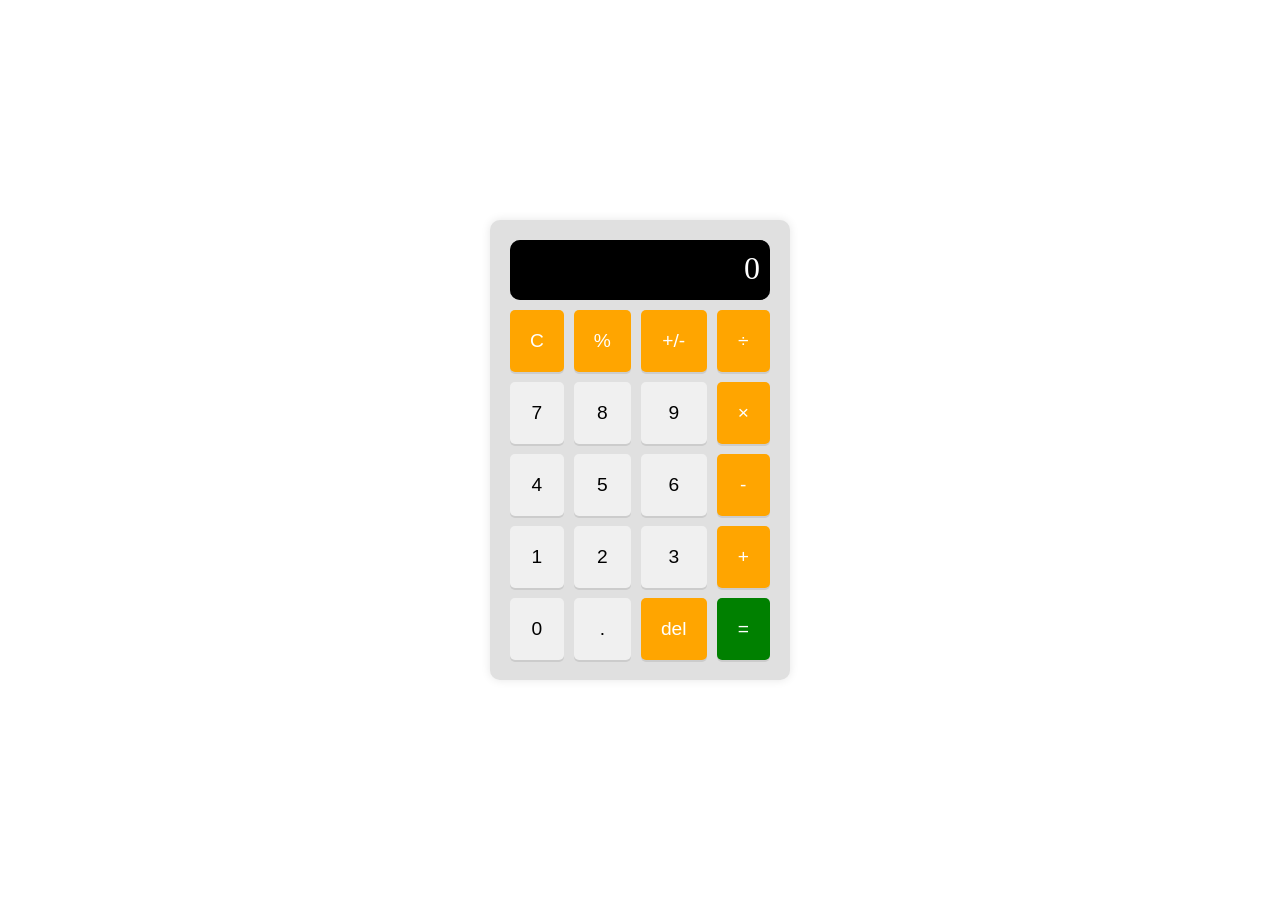
<file: JavaScript-Projects/Calculator/index.html>
<!DOCTYPE html>
<html lang="en">
  <head>
    <meta charset="UTF-8" />
    <meta name="viewport" content="width=device-width, initial-scale=1.0" />

    <link rel="stylesheet" href="./css/style.css" />

    <title>Calculator Task</title>
  </head>
  <body>    
      <!-- Simple calculator with a real calculator view -->
      <div class="calculator-box">
        <div class="calculator">
          <div class="calc-screen" id="screen">0</div>
          <form class="calc-body" id="calculator-form">
            <!-- Build the body that contains numbers, operators -->
            <button class="btn operator" data-value="C">C</button>
            <button class="btn operator" data-value="%">%</button>
            <button class="btn operator" data-value="+/-">+/-</button>
            <button class="btn operator" data-value="/">&#247;</button>
            <button class="btn number" data-value="7">7</button>
            <button class="btn number" data-value="8">8</button>
            <button class="btn number" data-value="9">9</button>
            <button class="btn operator" data-value="*">&#215;</button>
            <button class="btn number" data-value="4">4</button>
            <button class="btn number" data-value="5">5</button>
            <button class="btn number" data-value="6">6</button>
            <button class="btn operator" data-value="-">-</button>
            <button class="btn number" data-value="1">1</button>
            <button class="btn number" data-value="2">2</button>
            <button class="btn number" data-value="3">3</button>
            <button class="btn operator" data-value="+">+</button>
            <button class="btn number" data-value="0">0</button>
            <button class="btn number" data-value=".">.</button>
            <button class="btn operator" data-value="del">del</button>
            <button class="btn operator equal" type="submit" id="submit-btn"  data-value="=">=</button>
          </form>
       </div>
      </div>
    
    <script src="./js/main.js"></script>
  </body>
</html>
</file>
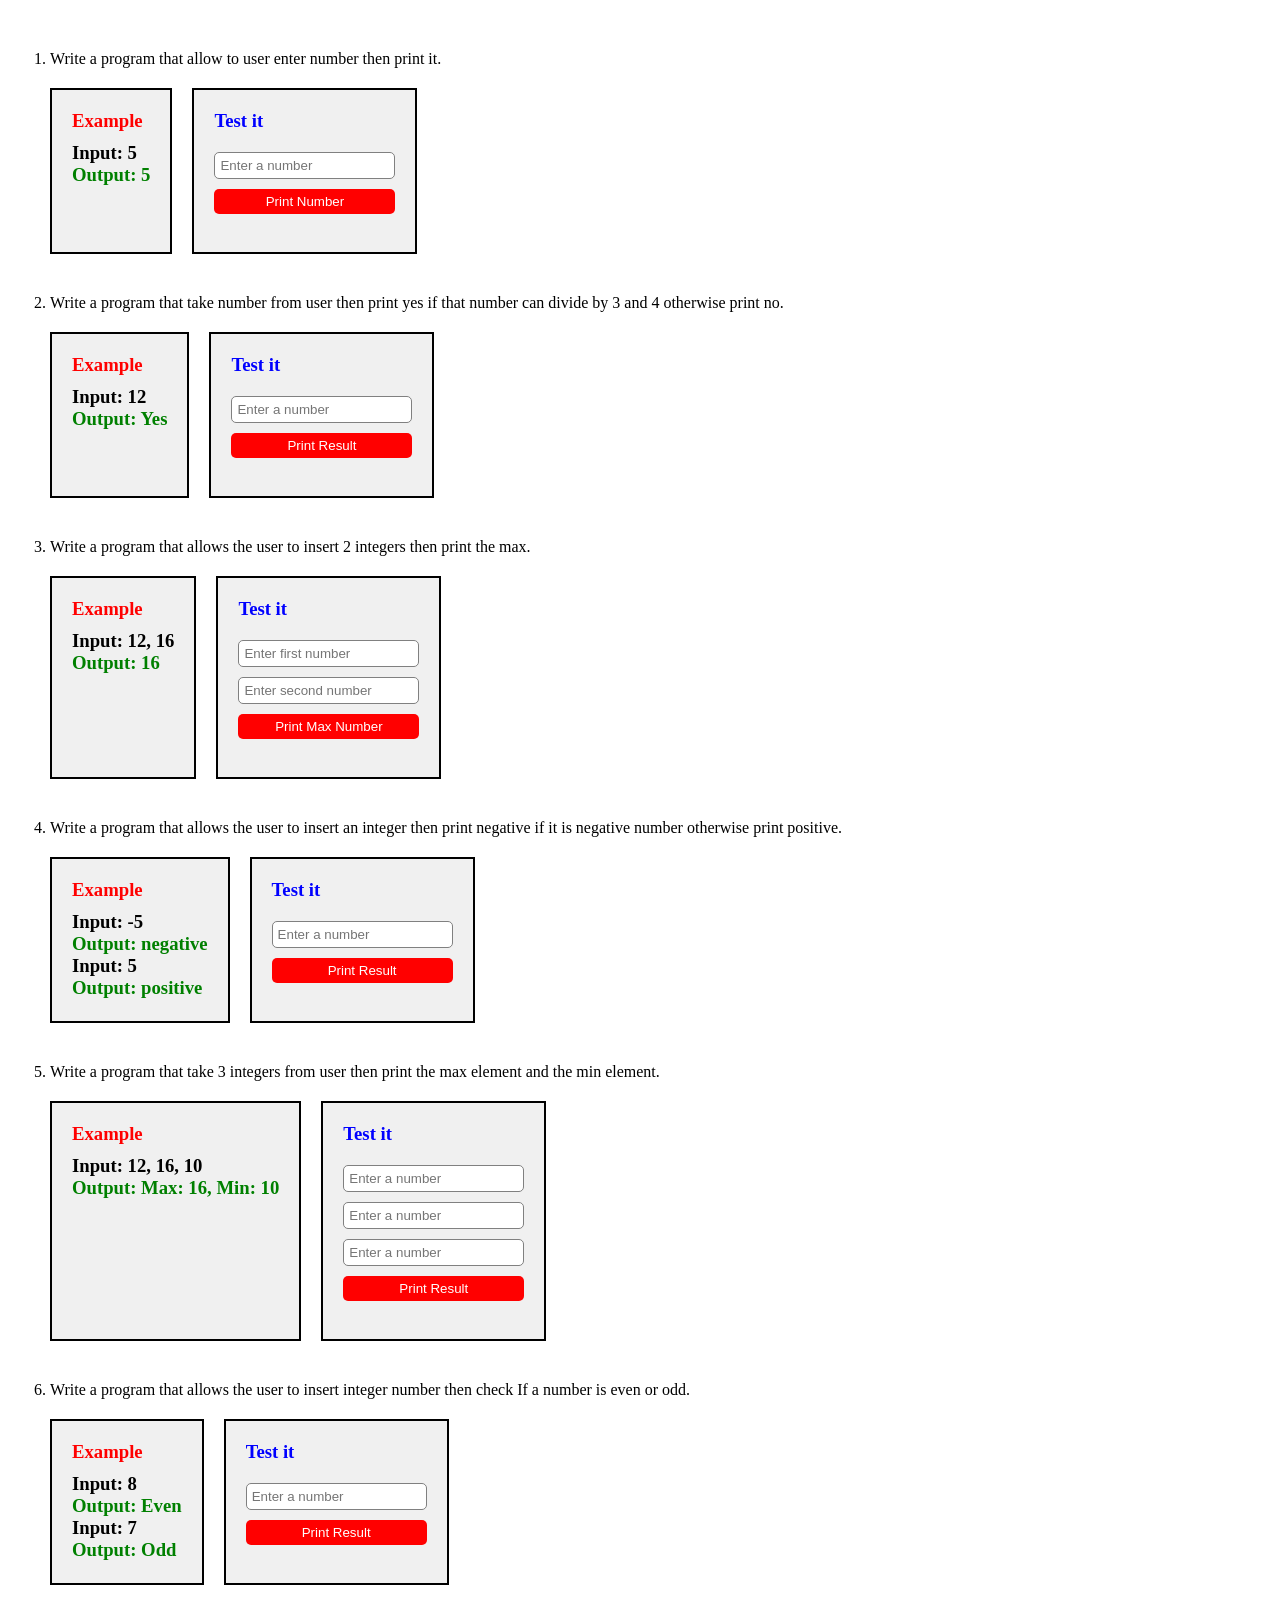
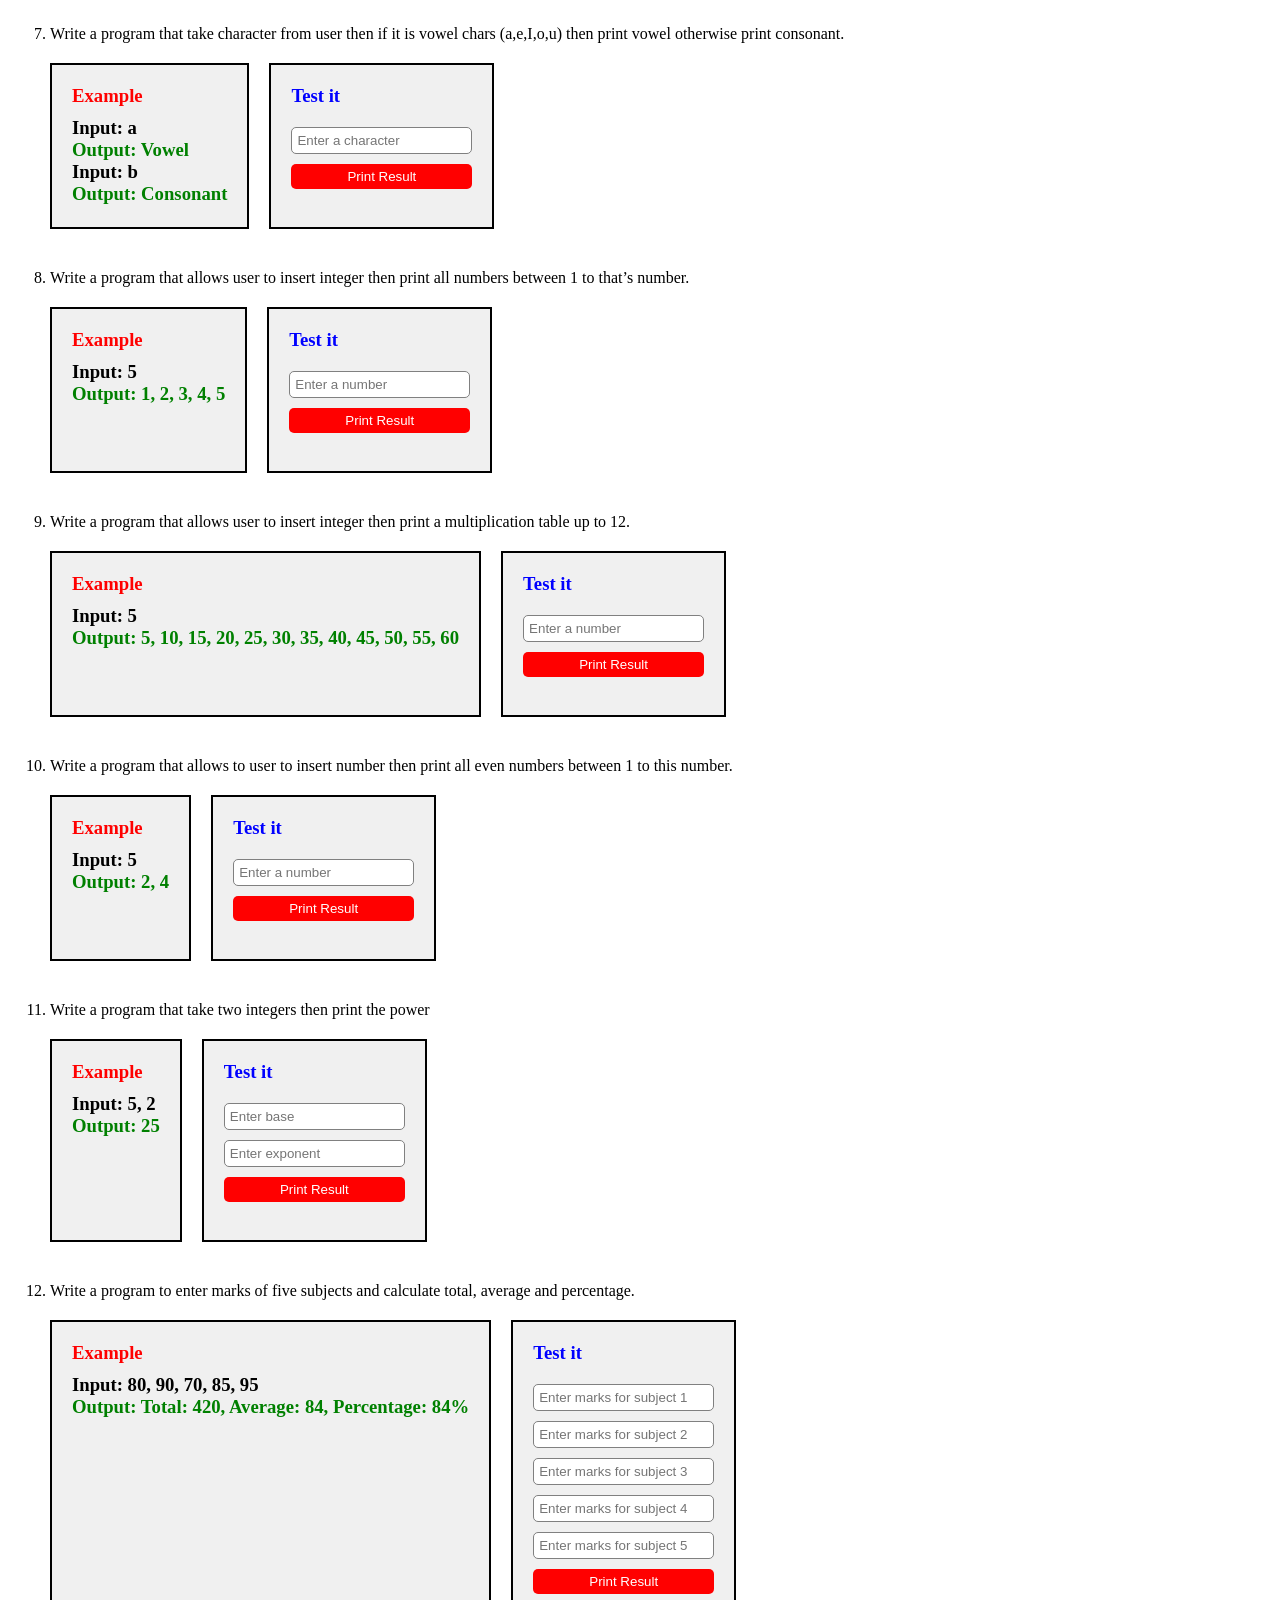
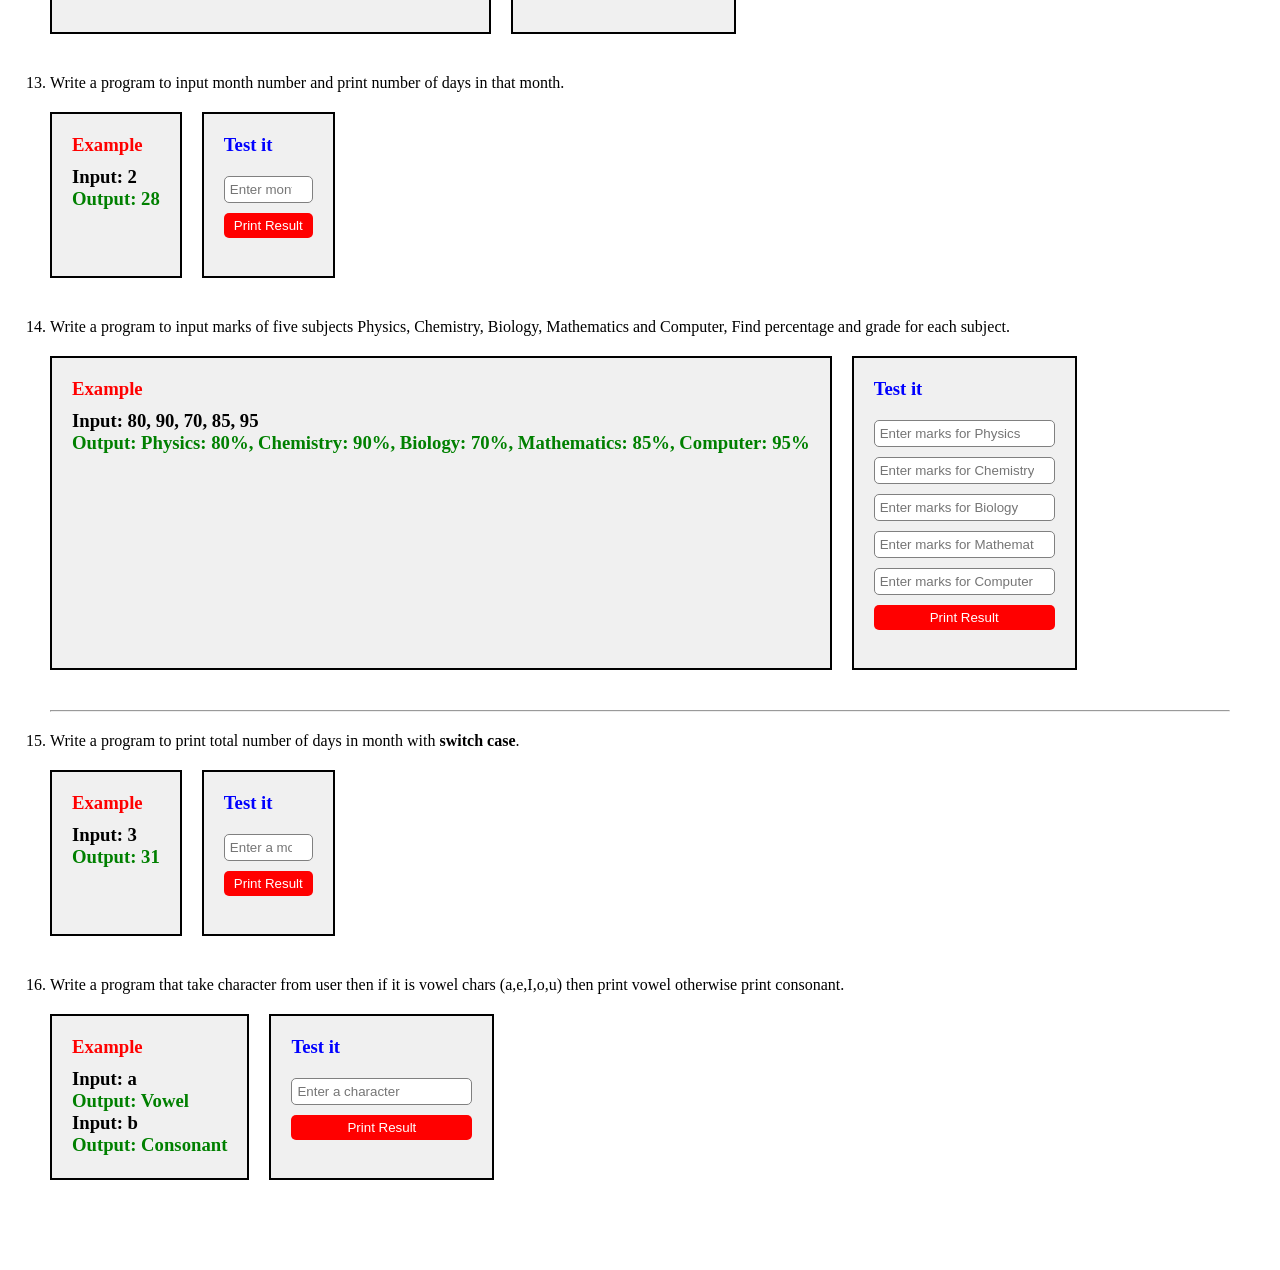
<file: JavaScript-Projects/Task-1/index.html>
<!DOCTYPE html>
<html lang="en">
  <head>
    <meta charset="UTF-8" />
    <meta name="viewport" content="width=device-width, initial-scale=1.0" />

    <link rel="stylesheet" href="./css/style.css" />

    <title>JavaScript Task 1</title>
  </head>
  <body>    
    <ol>
      <!-- Task 1 -->
      <li>
        <p>Write a program that allow to user enter number then print it.</p>
        <div class="flex-box-row">
          <div class="list-example">
            <h3 class="example-header">Example</h3>
            <h3 class="example-input">Input: 5</h3>
            <h3 class="example-output">Output: 5</h3>
          </div>
          <form class="real-test" id="testForm-1">
            <h3 class="test-header">Test it</h3>
            <input type="number" step="1" id="userInput-1" name="userInput-1" placeholder="Enter a number" />
            <button type="submit">Print Number</button>
            <h1 class="test-output" id="output-1"></h1>
          </form>
        </div>
      </li>

      <!-- Task 2 -->
      <li>
        <p>Write a program that take number from user then print yes if that number can divide by 3 and 4 otherwise print no.</p>
        <div class="flex-box-row">
          <div class="list-example">
            <h3 class="example-header">Example</h3>
            <h3 class="example-input">Input: 12</h3>
            <h3 class="example-output">Output: Yes</h3>
          </div>
          <form class="real-test" id="testForm-2">
            <h3 class="test-header">Test it</h3>
            <input type="number" step="1" id="userInput-2" name="userInput-2" placeholder="Enter a number" />
            <button type="submit">Print Result</button>
            <h1 class="test-output" id="output-2"></h1>
          </form>
        </div>
      </li>

      <!-- Task 3 -->
      <li>
       <p>Write a program that allows the user to insert 2 integers then print the max.</p>
        <div class="flex-box-row">
          <div class="list-example">
            <h3 class="example-header">Example</h3>
            <h3 class="example-input">Input: 12, 16</h3>
            <h3 class="example-output">Output: 16</h3>
          </div>
          <form class="real-test" id="testForm-3">
            <h3 class="test-header">Test it</h3>
            <input type="number" step="1" id="userInput-3a" name="userInput-3a" placeholder="Enter first number" />
            <input type="number" step="1" id="userInput-3b" name="userInput-3b" placeholder="Enter second number" />
            <button type="submit">Print Max Number</button>
            <h1 class="test-output" id="output-3"></h1>
          </form>
        </div>
      </li>

      <!-- Task 4 -->
      <li>
       <p>Write a program that allows the user to insert an integer then print negative if it is negative number otherwise print positive.</p>
        <div class="flex-box-row">
          <div class="list-example">
            <h3 class="example-header">Example</h3>
            <h3 class="example-input">Input: -5</h3>
            <h3 class="example-output">Output: negative</h3>
            <h3 class="example-input">Input: 5</h3>
            <h3 class="example-output">Output: positive</h3>
          </div>
          <form class="real-test" id="testForm-4">
            <h3 class="test-header">Test it</h3>
            <input type="number" step="1" id="userInput-4" name="userInput-4" placeholder="Enter a number" />
            <button type="submit">Print Result</button>
            <h1 class="test-output" id="output-4"></h1>
          </form>
        </div>
      </li>

      <!-- Task 5 -->
      <li>
       <p>Write a program that take 3 integers from user then print the max element and the min element.</p>
        <div class="flex-box-row">
          <div class="list-example">
            <h3 class="example-header">Example</h3>
            <h3 class="example-input">Input: 12, 16, 10</h3>
            <h3 class="example-output">Output: Max: 16, Min: 10</h3>
          </div>
          <form class="real-test" id="testForm-5">
            <h3 class="test-header">Test it</h3>
            <input type="number" step="1" id="userInput-5a" name="userInput-5a" placeholder="Enter a number" />
            <input type="number" step="1" id="userInput-5b" name="userInput-5b" placeholder="Enter a number" />
            <input type="number" step="1" id="userInput-5c" name="userInput-5c" placeholder="Enter a number" />
            <button type="submit">Print Result</button>
            <h1 class="test-output" id="output-5"></h1>
          </form>
        </div>
      </li>

      <!-- Task 6 -->
      <li>
        <p>Write a program that allows the user to insert integer number then check If a number is even or odd.</p>
        <div class="flex-box-row">
          <div class="list-example">
            <h3 class="example-header">Example</h3>
            <h3 class="example-input">Input: 8</h3>
            <h3 class="example-output">Output: Even</h3>
            <h3 class="example-input">Input: 7</h3>
            <h3 class="example-output">Output: Odd</h3>
          </div>
          <form class="real-test" id="testForm-6">
            <h3 class="test-header">Test it</h3>
            <input type="number" step="1" id="userInput-6" name="userInput-6" placeholder="Enter a number" />
            <button type="submit">Print Result</button>
            <h1 class="test-output" id="output-6"></h1>
          </form>
        </div>
      </li>

      <!-- Task 7 -->
      <li>
        <p>Write a program that take character from user then if it is vowel chars (a,e,I,o,u) then print vowel otherwise print consonant.</p>
        <div class="flex-box-row">
          <div class="list-example">
            <h3 class="example-header">Example</h3>
            <h3 class="example-input">Input: a</h3>
            <h3 class="example-output">Output: Vowel</h3>
            <h3 class="example-input">Input: b</h3>
            <h3 class="example-output">Output: Consonant</h3>
          </div>
          <form class="real-test" id="testForm-7">
            <h3 class="test-header">Test it</h3>
            <input type="text" id="userInput-7" name="userInput-7" placeholder="Enter a character" />
            <button type="submit">Print Result</button>
            <h1 class="test-output" id="output-7"></h1>
          </form>
        </div>
      </li>

      <!-- Task 8 -->
      <li>
        <p>Write a program that allows user to insert integer then print all numbers between 1 to that’s number.</p>
        <div class="flex-box-row">
          <div class="list-example">
            <h3 class="example-header">Example</h3>
            <h3 class="example-input">Input: 5</h3>
            <h3 class="example-output">Output: 1, 2, 3, 4, 5</h3>
          </div>
          <form class="real-test" id="testForm-8">
            <h3 class="test-header">Test it</h3>
            <input type="number" step="1" id="userInput-8" name="userInput-8" placeholder="Enter a number" />
            <button type="submit">Print Result</button>
            <h1 class="test-output" id="output-8"></h1>
          </form>
        </div>
      </li>

      <!-- Task 9 -->
      <li>
        <p>Write a program that allows user to insert integer then print a multiplication table up to 12.</p>
        <div class="flex-box-row">
          <div class="list-example">
            <h3 class="example-header">Example</h3>
            <h3 class="example-input">Input: 5</h3>
            <h3 class="example-output">Output: 5, 10, 15, 20, 25, 30, 35, 40, 45, 50, 55, 60</h3>
          </div>
          <form class="real-test" id="testForm-9">
            <h3 class="test-header">Test it</h3>
            <input type="number" step="1" id="userInput-9" name="userInput-9" placeholder="Enter a number" />
            <button type="submit">Print Result</button>
            <h1 class="test-output" id="output-9"></h1>
          </form>
        </div>
      </li>

      <!-- Task 10 -->
      <li>
        <p>Write a program that allows to user to insert number then print all even numbers between 1 to this number.</p>
        <div class="flex-box-row">
          <div class="list-example">
            <h3 class="example-header">Example</h3>
            <h3 class="example-input">Input: 5</h3>
            <h3 class="example-output">Output: 2, 4</h3>
          </div>
          <form class="real-test" id="testForm-10">
            <h3 class="test-header">Test it</h3>
            <input type="number" step="1" id="userInput-10" name="userInput-10" placeholder="Enter a number" />
            <button type="submit">Print Result</button>
            <h1 class="test-output" id="output-10"></h1>
          </form>
        </div>
      </li>

      <!-- Task 11 -->
      <li>
        <p>Write a program that take two integers then print the power</p>
        <div class="flex-box-row">
          <div class="list-example">
            <h3 class="example-header">Example</h3>
            <h3 class="example-input">Input: 5, 2</h3>
            <h3 class="example-output">Output: 25</h3>
          </div>
          <form class="real-test" id="testForm-11">
            <h3 class="test-header">Test it</h3>
            <input type="number" step="1" id="userInput-11a" name="userInput-11a" placeholder="Enter base" />
            <input type="number" step="1" id="userInput-11b" name="userInput-11b" placeholder="Enter exponent" />
            <button type="submit">Print Result</button>
            <h1 class="test-output" id="output-11"></h1>
          </form>
        </div>
      </li>

      <!-- Task 12 -->
      <li>
        <p>Write a program to enter marks of five subjects and calculate total, average and percentage.</p>
        <div class="flex-box-row">
          <div class="list-example">
            <h3 class="example-header">Example</h3>
            <h3 class="example-input">Input: 80, 90, 70, 85, 95</h3>
            <h3 class="example-output">Output: Total: 420, Average: 84, Percentage: 84%</h3>
          </div>
          <form class="real-test" id="testForm-12">
            <h3 class="test-header">Test it</h3>
            <input type="number" step="1" id="userInput-12a" name="userInput-12a" placeholder="Enter marks for subject 1" />
            <input type="number" step="1" id="userInput-12b" name="userInput-12b" placeholder="Enter marks for subject 2" />
            <input type="number" step="1" id="userInput-12c" name="userInput-12c" placeholder="Enter marks for subject 3" />
            <input type="number" step="1" id="userInput-12d" name="userInput-12d" placeholder="Enter marks for subject 4" />
            <input type="number" step="1" id="userInput-12e" name="userInput-12e" placeholder="Enter marks for subject 5" />
            <button type="submit">Print Result</button>
            <h1 class="test-output" id="output-12"></h1>
          </form>
        </div>
      </li>

      <!-- Task 13 -->
      <li>
        <p>Write a program to input month number and print number of days in that month.</p>
        <div class="flex-box-row">
          <div class="list-example">
            <h3 class="example-header">Example</h3>
            <h3 class="example-input">Input: 2</h3>
            <h3 class="example-output">Output: 28</h3>
          </div>
          <form class="real-test" id="testForm-13">
            <h3 class="test-header">Test it</h3>
            <input type="number" step="1" min="1" max="12" id="userInput-13" name="userInput-13" placeholder="Enter month number" />
            <button type="submit">Print Result</button>
            <h1 class="test-output" id="output-13"></h1>
          </form>
        </div>
      </li>

      <!-- Task 14 -->
      <li>
        <p>Write a program to input marks of five subjects Physics, Chemistry, Biology, Mathematics and Computer, 
          Find percentage and grade for each subject.</p>
        <div class="flex-box-row">
          <div class="list-example">
            <h3 class="example-header">Example</h3>
            <h3 class="example-input">Input: 80, 90, 70, 85, 95</h3>
            <h3 class="example-output">Output: Physics: 80%, Chemistry: 90%, Biology: 70%, Mathematics: 85%, Computer: 95%</h3>
          </div>
          <form class="real-test" id="testForm-14">
            <h3 class="test-header">Test it</h3>
            <input type="number" step="1" id="userInput-14a" name="userInput-14a" placeholder="Enter marks for Physics" />
            <input type="number" step="1" id="userInput-14b" name="userInput-14b" placeholder="Enter marks for Chemistry" />
            <input type="number" step="1" id="userInput-14c" name="userInput-14c" placeholder="Enter marks for Biology" />
            <input type="number" step="1" id="userInput-14d" name="userInput-14d" placeholder="Enter marks for Mathematics" />
            <input type="number" step="1" id="userInput-14e" name="userInput-14e" placeholder="Enter marks for Computer" />
            <button type="submit">Print Result</button>
            <h1 class="test-output" id="output-14"></h1>
          </form>
        </div>
      </li>

      <hr>
      <!-- Switch Case tasks -->
      <!-- Task 15 -->
      <li>
        <p>Write a program to print total number of days in month with <strong>switch case</strong>.</p>
        <div class="flex-box-row">
          <div class="list-example">
            <h3 class="example-header">Example</h3>
            <h3 class="example-input">Input: 3</h3>
            <h3 class="example-output">Output: 31</h3>
          </div>
          <form class="real-test" id="testForm-15">
            <h3 class="test-header">Test it</h3>
            <input type="number" step="1" min="1" max="12" id="userInput-15" name="userInput-15" placeholder="Enter a month number" />
            <button type="submit">Print Result</button>
            <h1 class="test-output" id="output-15"></h1>
          </form>
        </div>
      </li>

      <!-- Task 16 -->
      <li>
        <p>Write a program that take character from user then if it is vowel chars (a,e,I,o,u) then print vowel otherwise print consonant.</p>
        <div class="flex-box-row">
          <div class="list-example">
            <h3 class="example-header">Example</h3>
            <h3 class="example-input">Input: a</h3>
            <h3 class="example-output">Output: Vowel</h3>
            <h3 class="example-input">Input: b</h3>
            <h3 class="example-output">Output: Consonant</h3>
          </div>
          <form class="real-test" id="testForm-16">
            <h3 class="test-header">Test it</h3>
            <input type="text" id="userInput-16" name="userInput-16" placeholder="Enter a character" />
            <button type="submit">Print Result</button>
            <h1 class="test-output" id="output-16"></h1>
          </form>
        </div>
      </li>


    </ol>
    
    <script src="./js/main.js"></script>
  </body>
</html>
</file>
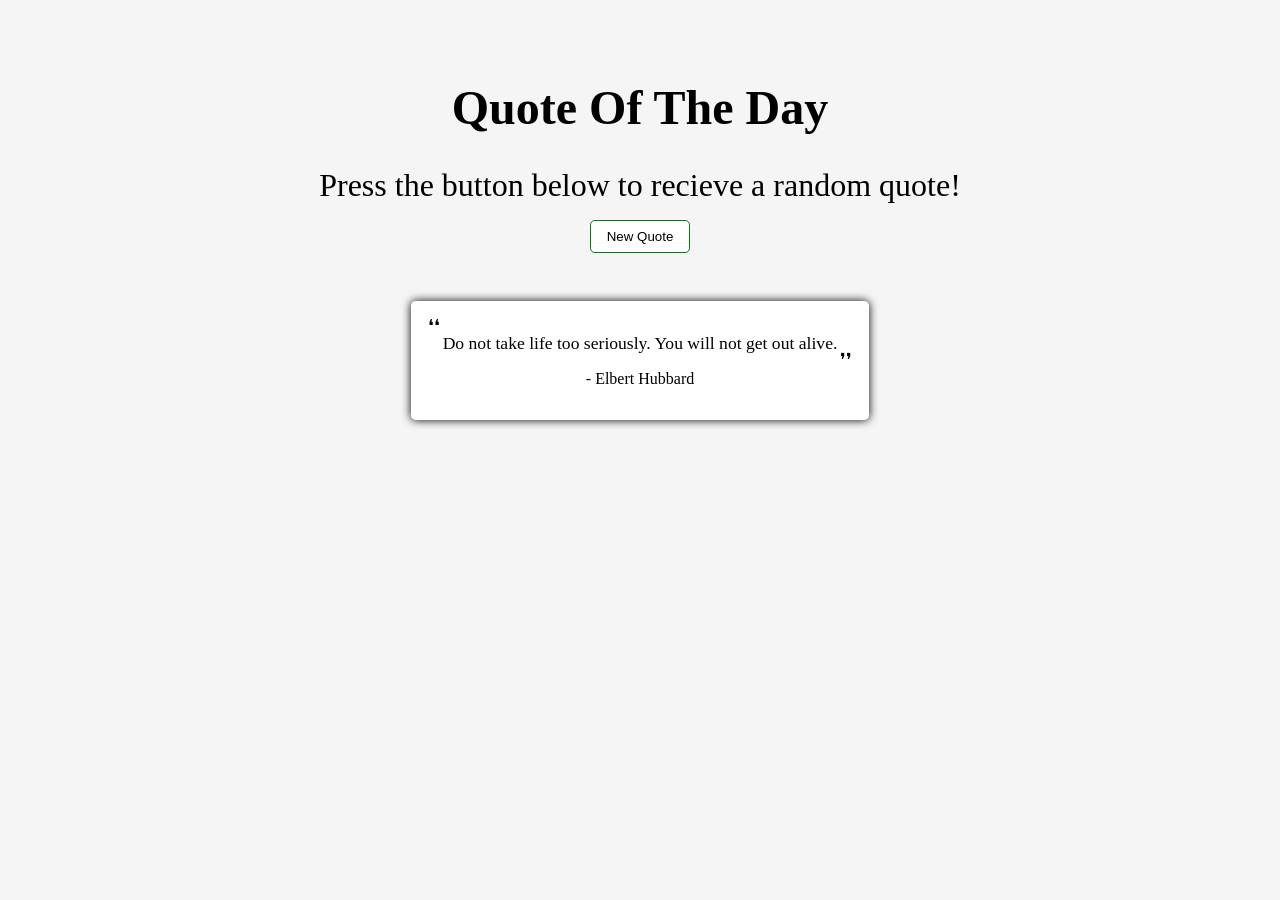
<file: JavaScript-Projects/Task-2/index.html>
<!DOCTYPE html>
<html lang="en">
  <head>
    <meta charset="UTF-8" />
    <meta name="viewport" content="width=device-width, initial-scale=1.0" />
    <meta name="author" content="Mohamed Hamdy" />
    <meta
      name="description"
      content="Javascript task number 2"
      />
    <title>Task 2</title>

    <!-- Link the css files -->
    <link rel="stylesheet" href="./css/index.css" />
    <link rel="stylesheet" href="./css/responsive.css" />

    <!-- Link fav icon -->
    <link
      rel="shortcut icon"
      href="./images/favicon.png"
      type="image/x-icon"
    />
  </head>
  <body>
    <!-- Start Main Content of page -->
    <main>
      <!-- Start quote Section -->
      <section class="quote-section center" id="quote">
        <div class="container">
          <div>
            <h1 class="title text-capitalize">quote of the day</h1>
            <p class="tip">Press the button below to recieve a random quote!</p>
            <button type="button" class="btn text-capitalize">new quote</button>
            <div class="quote-box">
              <p class="quote">Do not take life too seriously. You will not get out alive.</p>
              - <span class="author">Elbert Hubbard</span>
            </div>
          </div>
        </div>
      </section>
      <!-- End quote Section -->
    </main>
    <!-- End Main Content of page -->

    <!-- Link JS files -->
    <script src="./js/main.js"></script>
  </body>
</html>
</file>
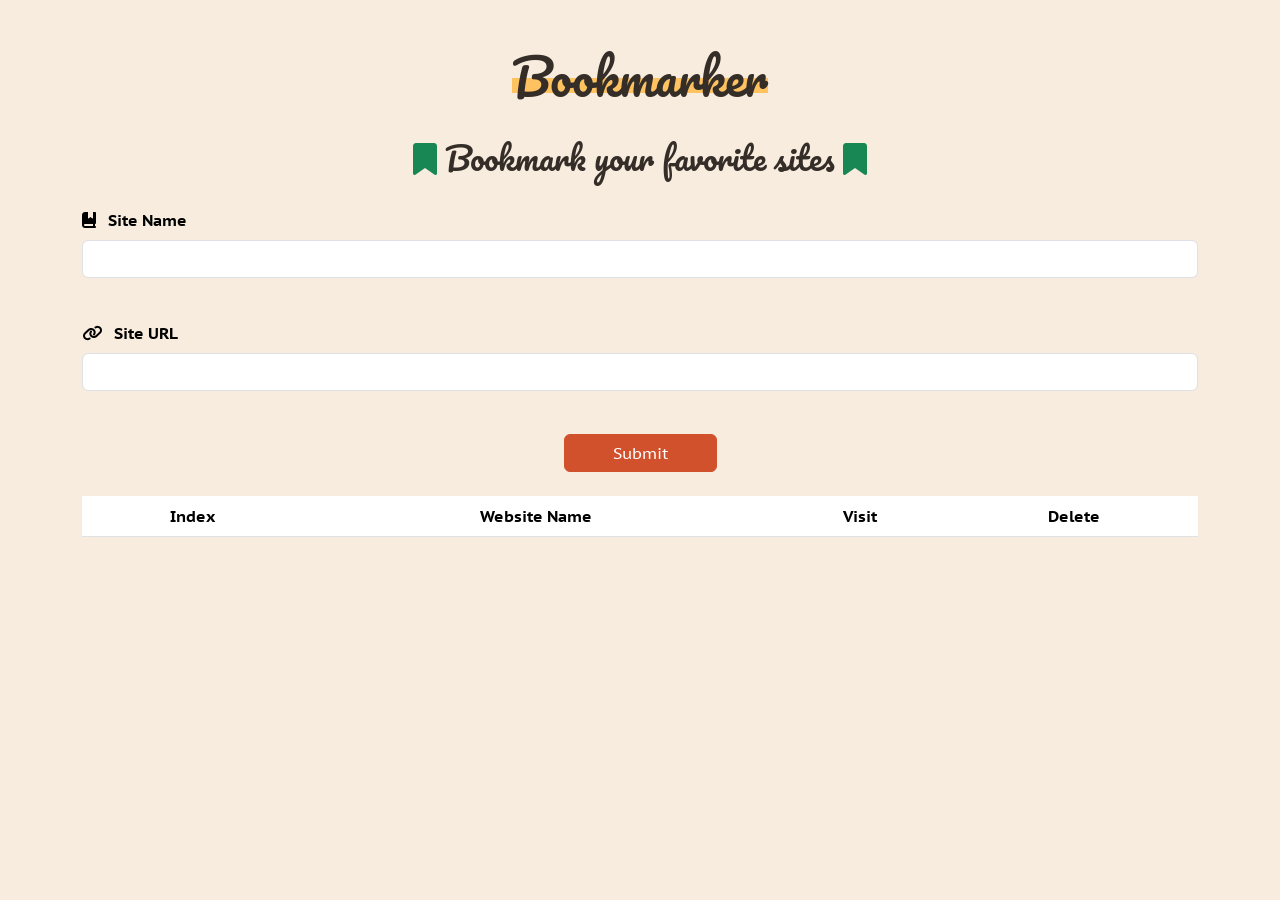
<file: JavaScript-Projects/Task-3/index.html>
<!DOCTYPE html>
<html lang="en">
  <head>
    <meta charset="UTF-8" />
    <meta name="viewport" content="width=device-width, initial-scale=1.0" />
    <meta name="author" content="Mohamed Hamdy" />
    <meta
      name="description"
      content="Javascript task number 3"
      />
    <title>Task 3</title>

    <!-- Link the css files -->
    <link rel="stylesheet" href="./css/bootstrap.min.css" />
    <link rel="stylesheet" href="./css/all.min.css" />
    <link rel="stylesheet" href="./css/index.css" />
    <link rel="stylesheet" href="./css/responsive.css" />

    <!-- Link fav icon -->
    <link
      rel="shortcut icon"
      href="./images/bookmark.png"
      type="image/png"
    />
  </head>
  <body>
    <main class="position-relative">
      <section class="container d-flex flex-column justify-content-center align-items-center">
        <h1 class="position-relative">Bookmarker</h1>

        <div class="w-100 bookmark-form">
          <h2 class="text-center">
            <i class="fa-solid fa-bookmark text-success"></i>
            <span>Bookmark your favorite sites</span>
            <i class="fa-solid fa-bookmark text-success"></i>
          </h2>

          <form class="w-100 d-flex flex-column gap-3 justify-content-center align-items-center">
            <div class="w-100 d-flex flex-column justify-content-center">
              <label for="bookmarkName" class="pb-2 fw-semibold">
                <i class="fa-solid fa-book-bookmark pe-2"></i>
                <span>Site Name</span>
              </label>
              <input type="text" id="bookmarkName" class="form-control" />
              <div id="nameError" class="error-message"></div>
            </div>

            <div class="w-100 d-flex flex-column justify-content-center">
              <label for="bookmarkURL" class="pb-2 fw-semibold">
                <i class="fa-solid fa-link pe-2"></i>
                <span>Site URL</span>
              </label>
              <input type="url" id="bookmarkURL" class="form-control" />
              <div id="urlError" class="error-message"></div>
            </div>

            <button class="btn btn-submit px-5" id="submitBtn">Submit</button>
          </form>
        </div>

        <table class="table mt-4 text-center bg-light">
          <thead>
            <tr>
              <th>Index</th>
              <th>Website Name</th>
              <th>Visit</th>
              <th>Delete</th>
            </tr>
          </thead>
          <tbody id="tableContent"></tbody>
        </table>
      </section>
    </main>

    <script src="./js/bootstrap.bundle.min.js"></script>
    <script src="./js/main.js"></script>
  </body>
</html>
</file>
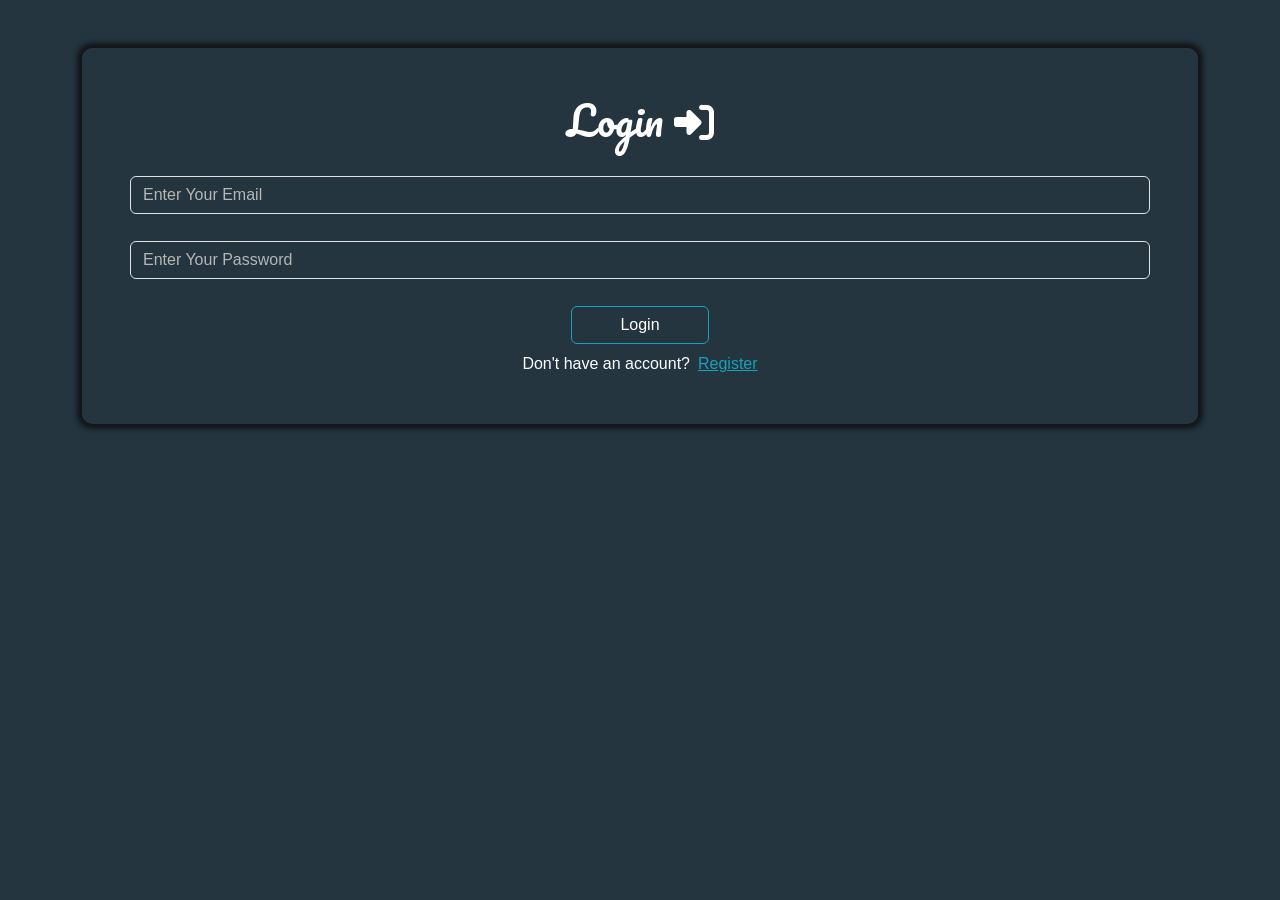
<file: JavaScript-Projects/Task-4/index.html>
<!DOCTYPE html>
<html lang="en">
  <head>
    <meta charset="UTF-8" />
    <meta name="viewport" content="width=device-width, initial-scale=1.0" />
    <meta name="author" content="Mohamed Hamdy" />
    <meta
      name="description"
      content="Javascript task number 4"
      />
    <title>Task 4</title>

    <!-- Link the css files -->
    <link rel="stylesheet" href="./css/bootstrap.min.css" />
    <link rel="stylesheet" href="./css/all.min.css" />
    <link rel="stylesheet" href="./css/index.css" />
    <link rel="stylesheet" href="./css/responsive.css" />

  </head>
  <body>
    <main>
      <section class="container">
        <div class="d-flex flex-column justify-content-center align-items-center login-form">
          <h2 id="user-info"></h2>
        </div>
      </section>
    </main>

    <script src="./js/bootstrap.bundle.min.js"></script>
    <script src="./js/utils.js"></script>
    <script src="./js/main.js"></script>
  </body>
</html>
</file>
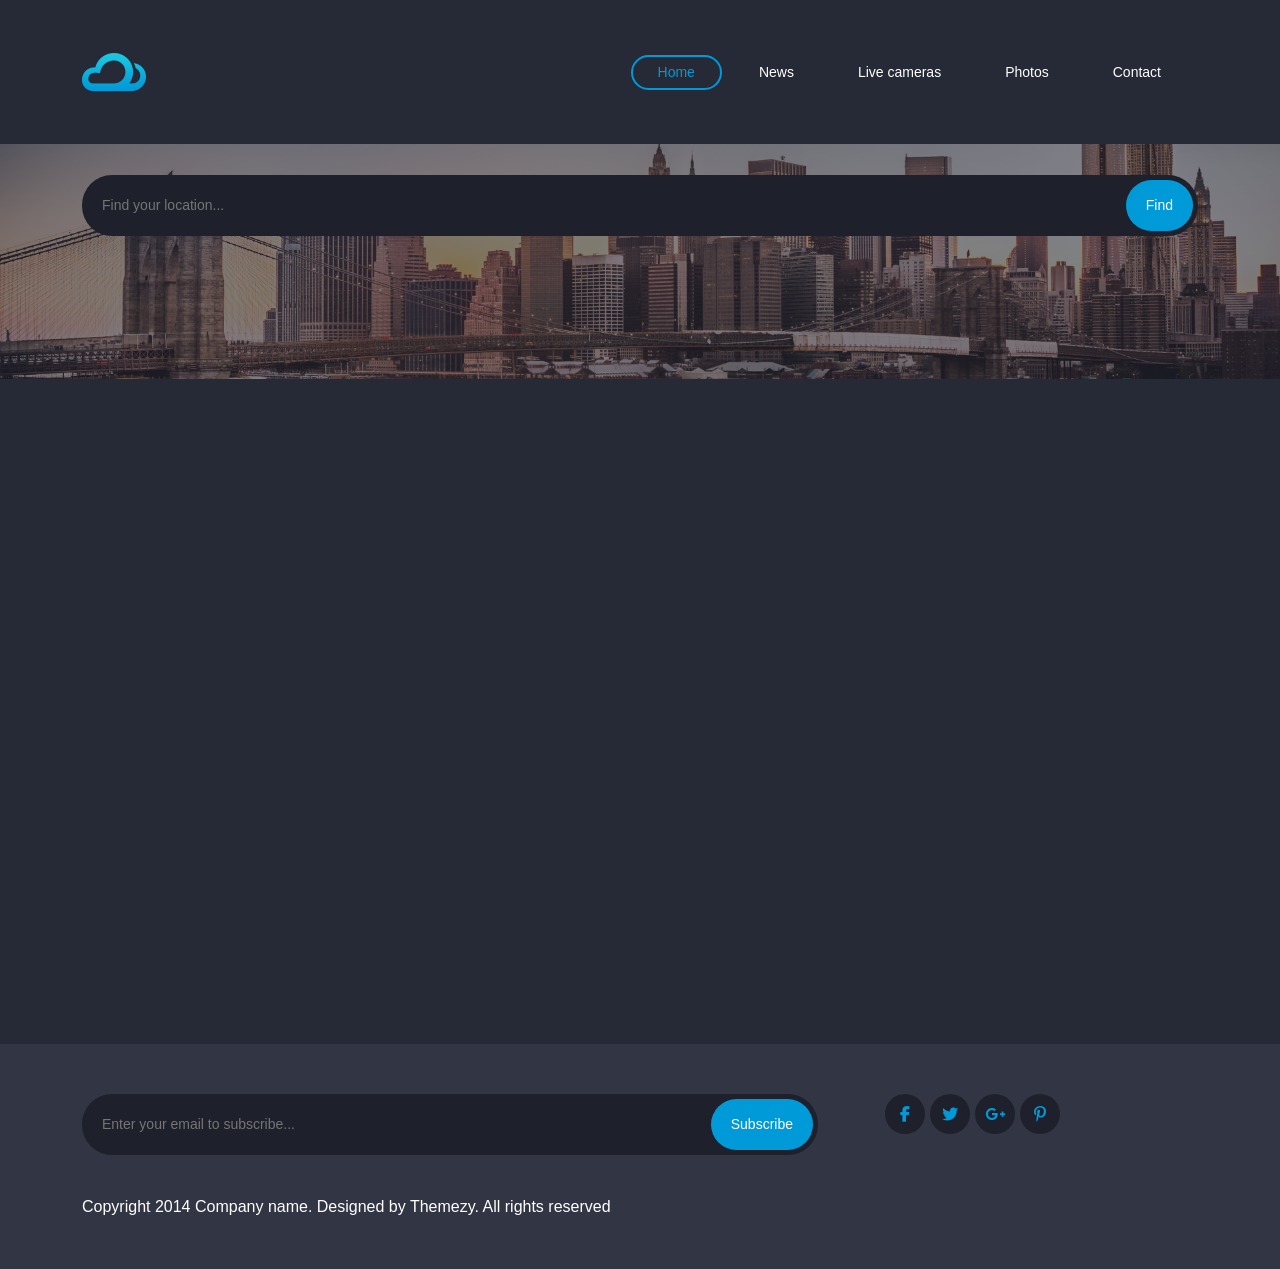
<file: JavaScript-Projects/Task-5/index.html>
<!DOCTYPE html>
<html lang="en">
  <head>
    <meta charset="UTF-8" />
    <meta name="viewport" content="width=device-width, initial-scale=1.0" />
    <meta name="author" content="Mohamed Hamdy" />
    <meta
      name="description"
      content="Javascript task number 5"
      />
    <title>Task 5</title>

    <!-- Link the css files -->
    <link rel="stylesheet" href="./css/bootstrap.min.css" />
    <link rel="stylesheet" href="./css/all.min.css" />
    <link rel="stylesheet" href="./css/index.css" />
    <link rel="stylesheet" href="./css/responsive.css" /> 

  </head>
  <body>
    <!-- Header -->
    <header>
      <nav class="navbar navbar-expand-lg navbar-dark py-5">
        <div class="container">
          <a class="navbar-brand" href="#"><img src="./images/logo.png" alt="logo" class="d-block w-50"></a>
          <button class="navbar-toggler" type="button" data-bs-toggle="collapse" data-bs-target="#navbarSupportedContent" aria-controls="navbarSupportedContent" aria-expanded="false" aria-label="Toggle navigation">
            <span class="navbar-toggler-icon"></span>
          </button>
          <div class="collapse navbar-collapse" id="navbarSupportedContent">
            <ul class="navbar-nav ms-auto">
              <li class="nav-item">
                <a class="nav-link active" aria-current="page" href="#">Home</a>
              </li>
              <li class="nav-item">
                <a class="nav-link" href="#">News</a>
              </li>
              <li class="nav-item">
                <a class="nav-link" href="#">Live cameras</a>
              </li>
              <li class="nav-item">
                <a class="nav-link" href="#">Photos</a>
              </li>
              <li class="nav-item">
                <a class="nav-link" href="#">Contact</a>
              </li>
            </ul>
          </div>
        </div>
      </nav>
    </header>
    <!-- End Header -->
    
    <!-- Main -->
    <main>
      <section class="search-section">
        <div class="container">
					<form class="search-form" id="search-form">
						<input type="text" id="city" name="city" placeholder="Find your location..." required id="search">
						<button type="submit" id="submit">Find</button>
					</form>

				</div>
      </section>
      <section class="forecast-section">
        <div class="container">
          <div class="row gy-3" id="forecast-row">
            <!-- Forecast Cards will be inserted here dynamically -->
          </div>
        </div>
      </section>
    </main>
    <!-- End Main -->

    <!-- Footer -->
    <footer class="site-footer"  id="footer">
      <div class="container">
        <div class="row">
          <div class="col-md-8">
            <form action="#" class="subscribe-form">
              <input type="email" placeholder="Enter your email to subscribe...">
              <button  type="submit" value="Subscribe" disabled>Subscribe</button>
            </form>
          </div>
          <div class="col-md-3">
            <div class="social-links">
              <a href="#"><i class="fa-brands fa-facebook-f"></i></a>
              <a href="#"><i class="fa-brands fa-twitter"></i></a>
              <a href="#"><i class="fa-brands fa-google-plus-g"></i></a>
              <a href="#"><i class="fa-brands fa-pinterest-p"></i></a>
            </div>
          </div>
        </div>

        <p class="copyRights">Copyright 2014 Company name. Designed by Themezy. All rights reserved</p>
      </div>
    </footer>
    <!-- End Footer -->

    <script src="./js/bootstrap.bundle.min.js"></script>
    <script src="./js/main.js"></script>
  </body>
</html>
</file>
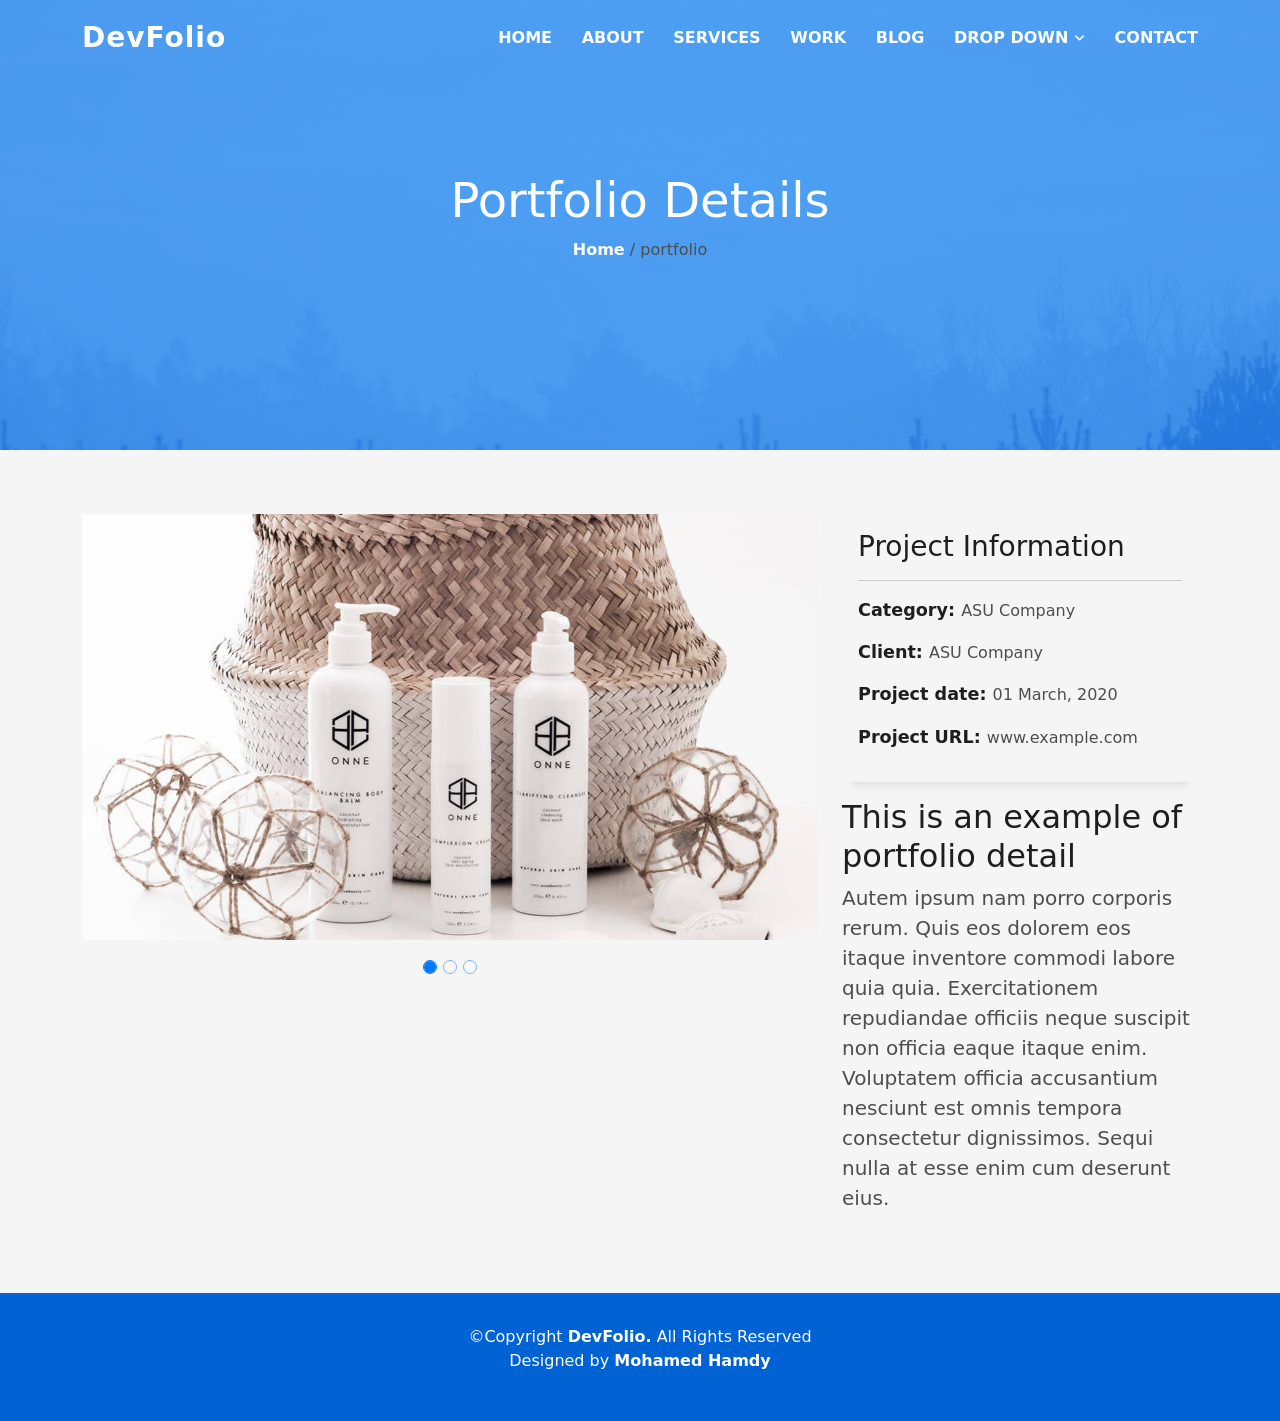
<file: Devfolio/pages/portfolio/index.html>
<!DOCTYPE html>
<html lang="en">
  <head>
    <meta charset="UTF-8" />
    <meta name="viewport" content="width=device-width, initial-scale=1.0" />
    <meta name="author" content="Mohamed Hamdy" />
    <meta
      name="description"
      content="DevFolio Bootstrap Portfolio Template"
      />
    <title>DevFolio</title>

    <!-- Link the css files -->
    <link rel="stylesheet" href="../../css/all.min.css" />
    <link rel="stylesheet" href="../../css/bootstrap-icons.css" />
    <link rel="stylesheet" href="../../css/bootstrap.min.css">
    <link rel="stylesheet" href="../../css/glightbox.min.css">
    <link rel="stylesheet" href="../.././css/index.css" />
    <link rel="stylesheet" href="../.././css/responsive.css" />
    <link rel="stylesheet" href="./css/index.css" />
    <link rel="stylesheet" href="./css/responsive.css" />

    <!-- Link fav icon -->
    <link
      rel="shortcut icon"
      href="../../images/favicon.png"
      type="image/x-icon"
    />

    <!-- Preload the LCP image with a high fetchpriority so it starts loading with the stylesheet. -->
    <link
      rel="preload"
      fetchpriority="high"
      as="image"
      href="../../images/imgi_14_overlay-bg.jpg"
      type="image/jpg"
    />
  </head>
  <body>
    <!-- Start Header Section -->
    <header id="header" class="fixed-top">
      <div class="container">
        <nav class="d-flex justify-content-between align-items-center" id="navbar">
          <a href="../../index.html#home" class="logo">DevFolio</a>
          <div class="nav-links d-lg-block d-none" id="nav-links">
            <ul class="d-lg-flex text-uppercase m-lg-0 p-lg-0  fw-semibold">
              <li><a href="../../index.html#home" class="active">Home</a></li>
              <li><a href="../../index.html#about">About</a></li>
              <li><a href="../../index.html#services">Services</a></li>
              <li><a href="../../index.html#portfolio">Work</a></li>
              <li><a href="../../index.html#blog">Blog</a></li>
              <li class="dropdown">
                <a href="#">Drop Down <i class="fa-solid fa-angle-down fa-xs"></i></a>
                <ul class="dropdown-inner">
                  <li><a href="#" class="py-2 px-3 w-100">Link1</a></li>
                  <li class="dropdown">
                    <a href="#" class="py-2 px-3 w-100 d-flex justify-content-between align-items-center">Link2 <i class="fa-solid fa-angle-down fa-xs"></i></a>
                    <ul class="dropdown-deep-inner">
                      <li><a href="#" class="py-2 px-3 w-100">Link1</a></li>
                      <li><a href="#" class="py-2 px-3 w-100">Link2</a></li>
                      <li><a href="#" class="py-2 px-3 w-100">Link3</a></li>
                      <li><a href="#" class="py-2 px-3 w-100">Link4</a></li>
                    </ul>
                  </li>
                  <li><a href="#" class="py-2 px-3 w-100">Link3</a></li>
                  <li><a href="#" class="py-2 px-3 w-100">Link4</a></li>
                </ul>
              </li>
              <li><a href="../../index.html#contact">Contact</a></li>  
            </ul>
          </div>
          <div class="d-lg-none mobile-navbar-toggle"><i class="fa-solid fa-bars fa-xl"></i></div>
        </nav>
      </div>
    </header>
    <!-- End Header Section -->

    <!-- Start Main Content of page -->
    <main>
      <!-- Start Counter Section -->
      <section class="portfolio-page-section d-flex justify-content-center align-items-center text-center" id="portfolio-page">
        <div class="container">
          <div class="content">
            <h1 class="hero-title">Portfolio Details</h1>
            <p><a href="../../index.html" class="main-page" title="click to return to home">Home</a> / portfolio</p>
          </div>
        </div>
      </section>
      <!-- End Counter Section -->

      <!-- Start the core section -->
       <section class="core-section">
        <div class="container">
          <div class="row">
            <div class="col-lg-8">
              <div id="carouselExampleIndicators" class="carousel slide" data-bs-ride="carousel">
                <div class="carousel-inner">
                  <div class="carousel-item active">
                    <div class="carousel-content">
                      <div class="carousel-item-img"><img src="./images/imgi_2_portfolio-details-1.jpg" alt="Testimonial image 1, Xavi Alonso"></div>
                    </div>
                  </div>
                  <div class="carousel-item">
                    <div class="carousel-content">
                      <div class="carousel-item-img"><img src="./images/imgi_3_portfolio-details-2.jpg" alt="Testimonial image 1, Marta Socrate"></div>
                    </div>
                  </div>
                  <div class="carousel-item">
                    <div class="carousel-content">
                      <div class="carousel-item-img"><img src="./images/imgi_1_portfolio-details-3.jpg" alt="Testimonial image 1, Marta Socrate"></div>
                    </div>
                  </div>
                </div>
                <div class="carousel-indicators position-static">
                    <button type="button" data-bs-target="#carouselExampleIndicators" data-bs-slide-to="0" class="active" aria-current="true" aria-label="Slide 1"></button>
                    <button type="button" data-bs-target="#carouselExampleIndicators" data-bs-slide-to="1" aria-label="Slide 2"></button>
                    <button type="button" data-bs-target="#carouselExampleIndicators" data-bs-slide-to="2" aria-label="Slide 3"></button>
                </div>
              </div>
            </div>
            <div class="col-lg-4">
              <div class="content">
                <div class="project-info p-3">
                  <h1 class="fs-3 fw-medium">Project Information</h1>
                  <hr>
                  <ul>
                    <li class="mb-3"><strong class="title-s">Category: </strong>ASU Company</li>
                    <li class="mb-3"><strong class="title-s">Client: </strong>ASU Company</li>
                    <li class="mb-3"><strong class="title-s">Project date: </strong>01 March, 2020</li>
                    <li class="mb-3"><strong class="title-s">Project URL: </strong>www.example.com</li>
                  </ul>
                </div>
                <div class="project-example">
                  <h1 class="fs-2 mt-3">This is an example of portfolio detail</h1>
                  <p class="lead">
                    Autem ipsum nam porro corporis rerum. Quis eos dolorem eos itaque inventore commodi labore quia quia. Exercitationem repudiandae officiis neque suscipit non officia eaque itaque enim. Voluptatem officia accusantium nesciunt est omnis tempora consectetur dignissimos. Sequi nulla at esse enim cum deserunt eius.
                  </p>
                </div>
              </div>
            </div>
          </div>
        </div>
       </section>
      <!-- End the core section -->

    </main>
    <!-- End Main Content of page -->

    <!-- Start Footer Section -->
    <footer class="footer-section" id="footer">
      <div class="container">
        <div class="copyright">&copy;Copyright <span>DevFolio.</span> All Rights Reserved</div>
        <div class="designed-by"><p>Designed by <span>Mohamed Hamdy</span></p></div>
      </div>
    </footer>
    <!-- Start Footer Section -->

    <!-- Start Scroll to top btn -->
     <a href="#" class="back-to-top" id="back-to-top"><i class="bi bi-arrow-up-short"></i></a>
    <!-- End Scroll to top btn -->

    <!-- Link JS files -->
    <script src="../../js/bootstrap.bundle.js"></script>
    <script src="../../js/main.js"></script>
  </body>
</html>
</file>
<file: Bakery/css/styles.css>
/* Start Imports */
@import url("https://fonts.googleapis.com/css2?family=Alegreya+Sans:ital,wght@0,100;0,300;0,400;0,500;0,700;0,800;0,900;1,100;1,300;1,400;1,500;1,700;1,800;1,900&family=Alegreya:ital,wght@0,400..900;1,400..900&display=swap");

/* End Imports */

/* Start Variables */
:root {
  --section-margin: 100px;
  --section-gray: #f8f8f8;
  --section-dark:#353330;
  --section-light-dark: #403d38;
  --section-heading-color: black;
  --section-text-color: #686868;
  --footer-section-text: #969696;
  --footer-icon-bg: #484540;
  --link-hover: #b6915b;
  --dark-brown: rgba(67, 62, 55, 0.95);
  --light-brown: #8e7754;
  --light-gray: #cccccc;
  --dark-gray: #595959;
  --btn-dark: var(--light-brown);
}

/* End Variables */

/* Start Global rules */
*,
*::after,
*::before {
  box-sizing: border-box;
  margin: 0;
  padding: 0;
  /* use for test any overflow taht can not be seen */
  /* outline: 5px solid green;  */
}
html {
  scroll-behavior: smooth;
}
body {
  font-family: "Alegreya Sans", serif;
}
h1,
h2,
h3,
h4,
h5,
h6,
.nav-links a{
  font-family: "Alegreya";
}
a {
  display: inline-block;
  text-decoration: none;
  color: initial;
}
p {
  line-height: 2;
}
img,
video {
  width: 100%;
  height: auto;
}
ul {
  list-style: none;
}
input,
textarea {
  outline: none;
}
div.section:not(:first-child){
    padding-top:70px;
    padding-bottom: 50px;
    /* Smart way to remove any extra white spaces if the display for childs is 'inline-block' */
    font-size: 0;
}
/* End Global rules */

/* Start Component */
.container {
  max-width: 1200px;
  padding-inline: 15px;
  margin: auto;
}
.float-l{
  float: left;
}
.float-r{
  float: right;
}
.section-image,
.section-details {
  display: inline-block;
  vertical-align: middle;
}
.section-image, .section-map{
    padding-inline: 2%;
    width: 50%;
}
.section-details, .section-details-float{
    padding: 0 15px 0;
    width: 48%;
}
.section-details-center{
    text-align: center;
}
.section
.section-heading{
    color: var(--section-heading-color);
    margin-bottom: 25px;
    font-weight: lighter;
    font-size: 32px;
}
.section-desc{
    margin-bottom: 16px;
    color: var(--section-text-color);
    font-size: 16px;
}
.section-list li {
    margin-bottom: 16px;
    color: var(--section-text-color);
    font-size: 16px;
}
.section-list li .item-image, .section-list li .item-desc{
    display: inline-block;
    vertical-align:middle;
}
.section-list li .item-image{
    width: 40px;
    /* height is not recommended to be edit but: 
        1- in this case we make sure that the 'aspect ratio" is equal
        to make a complete circle shape
        
        2- aspect-ratio not worked in old browsers 
    */
    height: 40px;
    border: 0.5px solid var(--light-gray);
    border-radius: 50%;
    -webkit-border-radius: 50%;
    -moz-border-radius: 50%;
    -ms-border-radius: 50%;
    -o-border-radius: 50%;
}
.section-list li .item-image.dark-bg{
    background-color: var(--light-brown);
}
.section-list li .item-desc{
    margin-left: 5px;
    /* word-wrap: break-word; */
}
.section-gray {
  background-color: var(--section-gray);
}
.clr {
  clear: both;
}
.btn{
    border: 2px solid transparent;
    border-radius: 4px;
    -webkit-border-radius: 4px;
    -moz-border-radius: 4px;
    -ms-border-radius: 4px;
    -o-border-radius: 4px;
    font-weight: bold;
    color: white;
}
.btn:hover{
    background-color: white;
    color: black;
}
.dark-btn{
    background-color: var(--btn-dark);
}
.white-btn{
    border-color: white;
}
/* End Compnent */

/* Start Header */
header{
  position: fixed;
  width: 100%;
  z-index: 20;
  padding-top: 20px;
  top: 0;
}
header .logo {
  width: 150px;
}
header .nav-links > ul > li {
  position: relative;
}
header .nav-links > ul li a {
  color: white;
  padding: 15px;
  font-size: 18px;
}
header .nav-links > ul li a:hover {
  color: var(--link-hover);
}
header .nav-links .link-with-ul > .dropdown-menu{
    display: none;
    position: absolute;
    right: 0;
    top: 100%;
    width: 250px;
    background-color: var(--dark-brown);
}
header .nav-links .link-with-ul:hover > .dropdown-menu{
    display: block;
    color: var(--link-hover);
}
header .nav-links .link-with-ul > .dropdown-menu li a{
    color: var(--light-gray);
    width: 100%;
}
header .nav-links .link-with-ul > .dropdown-menu li:hover{
    background-color: var(--link-hover);
}
header .nav-links .link-with-ul > .dropdown-menu li:hover a{
    margin-left: -5px;
    color: white;
}
header .demo-toggle-menu{
  display: none;
  font-size: 30px;
  color: white;
}
header.scrolled .demo-toggle-menu{
  color: black;
}
header.scrolled {
  background-color: white; /* or any color you want */
  box-shadow: 0px -1px 17px 1px rgba(0, 0, 0, .09);
}
header.scrolled .logo img {
  content: url("../images/bakery-color.png");
}
header.scrolled .nav-links > ul > li > a{
  color: var(--dark-gray);
}
header.scrolled .nav-links > ul > li:hover > a{
  color: black;
}
/* End Header */

/* Start Hero Section */
#hero-section {
  background-image: url("../images/drew-coffman-1872.jpg");
  background-position: center center;
  background-size: cover;
  position: relative;
  min-height: 800px;
}
#hero-section::before {
  position: absolute;
  content: "";
  inset: 0;
  background-color: rgba(0, 0, 0, 0.3);
}
#hero-section .hero-content {
  position: absolute;
  width: 52%;
  top: 50%;
  left: 50%;
  text-align: center;
  color: white;
  width: 90%;
  transform: translate(-50%, -50%);
  -webkit-transform: translate(-50%, -50%);
  -moz-transform: translate(-50%, -50%);
  -ms-transform: translate(-50%, -50%);
  -o-transform: translate(-50%, -50%);
}
#hero-section .hero-content .top-heading {
  font-size: 22px;
}
#hero-section .hero-content h1 {
  font-size: 76px;
  font-weight: lighter;
  margin-bottom: 18px;
  margin-top: 5px;
}
#hero-section .hero-content .description {
  font-size: 24px;
  margin-bottom: 20px   ;
}
#hero-section .hero-content .btns .btn{
    padding: 15px 28px;
}
#hero-section .hero-content .btns .btn:not(:first-child){
    margin-left: 10px;
}
/* End Hero Section */


/* Start About Section */

  /* ............. No need to make extra style ................. */

/* End About Section */

/* Start Our Location Section */

  /* ............. No need to make extra style ................. */

/* End Our Location Section */

/* Start Baking Section */
#our-bakings-section .bakings-gallery .gallery-card{
    text-align: center;
    width: 33%;
    padding-inline: 20px;
}
#our-bakings-section .bakings-gallery .gallery-card .card-header{
    font-size: 22px;
    font-weight: lighter;
    color: var(--section-heading-color);
    margin-block: 20px;
} 
#our-bakings-section .bakings-gallery .gallery-card .card-desc{
    font-size: 16px;
    color: var(--section-text-color);
} 
/* End Baking Section */

/* Start Contact Section */

 /* ............. No need to make extra style ................. */

/* End Contact Section */

/* Start Footer Section */
#footer-section{
  color: var(--footer-section-text);
  background-color: var(--section-light-dark);
  font-size: 16px;
  padding-bottom: 0;
}
#footer-section .footer-top{
  padding-bottom: 50px;
}
#footer-section .footer-top .footer-col{
  width: 25%;
  padding-inline: 15px;
}
#footer-section .footer-top  .contactus-part ul{
  position: relative;
}
#footer-section .footer-top .contactus-part ul::before {
  position: absolute;
  /* We can make it by using 'content : url()' but need make a headace wen try to clip it from right and left*/
  content: "";
  background: url("../images/contact-details-map.png") center center / cover no-repeat ;
  inset: 0;
  opacity: 0.2;
}
#footer-section .footer-top .about-part .text p:first-child{
  margin-bottom: 20px;
}
#footer-section .footer-top h4.title{
  font-size: 18px;
  color: white;
  margin-bottom: 25px;
  font-weight: lighter;
}
#footer-section .footer-top  ul li:not(:last-child){
    border-bottom: 1px solid rgba(255, 255, 255, 0.05);
    margin-bottom: 10px;
    padding-bottom: 5px;
}
#footer-section .footer-top  ul li .item-image{
  width: 20px;
}
#footer-section .footer-top  ul li .item-desc{
  /* give extra 10px for any extra margin, padding related to image */
  width: calc(100% - 30px);
}
#footer-section .footer-bottom{
  background-color: var(--section-dark);
  text-align: center;
  padding-block: 40px;
}
#footer-section .footer-bottom .copyright{
  margin-block: 20px;
}
#footer-section .footer-bottom .social-media-icons .icon{
    width: 40px;
    /* height is not recommended to be edit but: 
      1- in this case we make sure that the 'aspect ratio" is equal
      to make a complete circle shape
      
      2- aspect-ratio not worked in old browsers 
    */
    height: 40px;
    margin-right: 10px;
    background-color: var(--footer-icon-bg);
    border-radius: 50%;
    -webkit-border-radius: 50%;
    -moz-border-radius: 50%;
    -ms-border-radius: 50%;
    -o-border-radius: 50%;
}
/* End Footer Section */

/* Start Side btns secion*/
.side-btns{
  position: fixed;
  text-align: center;
  padding-block: 5px;
  width: 40px;
  right: 0;
  top: 200px;
  background: white;
  z-index: 1000;
  box-shadow: 0 -1px 17px 1px rgba(0, 0, 0, .09);  
  border-radius: 5px 0 0 5px;
  -webkit-border-radius: 5px 0 0 5px;
  -moz-border-radius: 5px 0 0 5px;
  -ms-border-radius: 5px 0 0 5px;
  -o-border-radius: 5px 0 0 5px;
}
.side-btns-list .side-btns-item{
  position: relative;
}
.side-btns-list .side-btns-item .item-icon{
  width: 25px;
  padding: 5px 2px;
  opacity: 0.5;
}
.side-btns-list .side-btns-item .item-text{
  position: absolute;
  display: none;
  right: 100%;
  top:0;
  width: 150px;
  background-color: transparent;
}
.side-btns-list .side-btns-item .item-text a{
  width: 90%;
  background-color: white;
  padding: 8px;
  border-radius: 5px;
  -webkit-border-radius: 5px;
  -moz-border-radius: 5px;
  -ms-border-radius: 5px;
  -o-border-radius: 5px;
}
.side-btns-list .side-btns-item:hover .item-text{
  display: block;
}
.side-btns-list .side-btns-item:hover .item-icon{
  scale: 1.2;
}
.side-btns-list .side-btns-item:hover a{
  box-shadow: 0 -1px 17px 1px rgba(0, 0, 0, .09);  
}
.side-btns-list .side-btns-item .item-text:hover a{
  background-color: rgb(75, 75, 240);
  color: white;
}

/* End Side btns section*/
</file>
<file: Bakery/css/responsive.css>
/*Laptop and tablets*/
@media (max-width:1024px) {
    /* container for all contents */
    .container{
        max-width:990px;
    }

    /* Header */
    header .nav-links ul li a {
        padding: 12px;
        font-size: 15px;
    }
    #hero-section .hero-content h1 {
      font-size: 40px;
    }
    #hero-section .hero-content .description {
      font-size: 18px;
    }
}

/* devices smaller than tablet */
@media (max-width:790px){
    /* container for all contents */
    .container{
        max-width:750px;
    }

    /* sections */
    .section-image,
    .section-details, .section-map {
      display: block;
      float: none;
      width: 100%;
    }

    /* cards */
    #our-bakings-section .bakings-gallery .gallery-card{
      float: none;
      text-align: center;
      width: 100%;
      padding: 20px;
    }    

    /* Header Section */
    header .nav-links{
      display: none;
    }
    header .demo-toggle-menu{
      display: block;
    }

    /* Hero Section */
    #hero-section .hero-content h1 {
      font-size: 40px;
    }
    #hero-section .hero-content .description {
      font-size: 16px;
    }
    #hero-section .hero-content .btns .btn{
        font-size: 14px;
        padding: 10px 17px;
    }

    /* Footer section */
    #footer-section .footer-top .footer-col{
      width: 50%;
      padding-inline: 10px;
      margin-bottom: 10px;
    }

    #footer-section .footer-top  .footer-col:nth-child(odd){
      /* when width become '50%;' if any float item has height more that the others 
      it will cause unexpected behavior */
      /* Example:
          |Item 1| |Item 2| |Item 3| |Item 4|  -> item 1 has height more than other
          |      |

          after 'width: 50%'
          |Item 1| |Item 2|                         |Item 1| |Item 2|
          |      | |Item 3|  ---- instead of -----  |Item 3| |Item 4|
          |Item 4|

          why? because the extra height in the first item make it imposipple for 'Item 3' to start from most left point

      */
      clear:both;
    }
}

/* Mobile Large*/
@media (max-width:425px){
    /* sections */
    .section-list li .item-image, .section-list li .item-desc{
        display: block;
        text-align: center;
        margin-inline:auto;
        margin-block: 10px;
    }
    
    /* Footer section */
    #footer-section .footer-top .footer-col{
      float: none;
      width: 100%;
    }
}
/* Mobile Meduim, Small and very small*/
@media (max-width:375px){    
}
</file>
<file: Devfolio/css/index.css>
/* Start Variables and root settings */
:root {
    --color-default: #4e4e4e;
    --color-sec: #0078ff;
    --color-light: white;
    --color-dark: black;
    --body-bg: #f5f5f5;
    --footer-bg: #0062d3;
    --progress-bar-bg: #cde1f8;
    --h-color:#1e1e1e;
    --icons-color:#1e1e1e;
    --box-shadow-light: #cde1f8;
    --box-shadow-dark: rgba(0, 0, 0, 0.1);
    --dark-overlay: rgba(0, 0, 0, 0.5);
    --header-overlay: rgba(0, 0, 0, 0.9);
    --mobile-nav-bg-color: rgba(78, 78, 78, 0.9);
    --transition-very-fast: 500ms;
    --transition-fast: 0.3s;
    --transition-default: 0.5s;
}
/* End Variables */

/* Start Global rules */
html {
  scroll-behavior: smooth;
}
body{
    background-color: var(--body-bg);
    color: var(--color-default);
}
h1,h2,h3,h4,h5,h6{
    color: var(--h-color);
}
a {
  display: block;
  text-decoration: none;
  color: inherit;
}
img,
video,
iframe {
  max-width: 100%;
  height: auto;
  display: block;
}
ul {
  list-style: none;
  padding: 0;
  margin: 0;
}
input,
textarea {
  outline: none;
  resize: horizontal;
}
button {
  border: 0;
  outline: none;
  background-color: transparent;
}
section:not(:first-child) {
  padding-block: 4rem;
}
/* End Global rules */

/* Start Component */
.section-title-box{
    text-align: center;
    margin-bottom: 4rem;
}
.section-title-box p{
    position: relative;
}
.section-title-box p::after{
    content: "";
    display: block;
    width: 40px;
    height: 5px;
    margin-top: 10px;
    background-color: var(--color-sec);
    margin-inline: auto;
}
.section-title-box h1{
    font-size: 2.5rem;
    font-weight: bold;
    text-transform: uppercase;
}
.title-s{
    font-weight: 600;
    color: var(--h-color);
    font-size: 1.1rem;
}
ul .dropdown > ul.dropdown-inner, 
ul .dropdown > ul.dropdown-deep-inner{
    display: none;
    opacity: 0;
    margin-top: 10px;
    width: 95%;
    margin-inline: auto;
    box-shadow: 0px 0px 1.85rem rgba(127, 137, 161, 0.25);
    transition: opacity var(--transition-default) ease-in-out;
    -webkit-transition: opacity var(--transition-default) ease-in-out;
    -moz-transition: opacity var(--transition-default) ease-in-out;
    -ms-transition: opacity var(--transition-default) ease-in-out;
    -o-transition: opacity var(--transition-default) ease-in-out;
}
ul .dropdown:hover > ul.dropdown-inner{
    display: block;
    opacity: 1;
}
ul .dropdown > ul.dropdown-inner> .dropdown:hover > ul.dropdown-deep-inner{
    display: block;
    opacity: 1;   
}
.circle-icon{
    display: flex;
    align-items: center;
    justify-content: center;
    border-radius: 50%;
    border-radius: 50%;
    -webkit-border-radius: 50%;
    -moz-border-radius: 50%;
    -ms-border-radius: 50%;
    -o-border-radius: 50%;
}
.row-box{
    box-shadow: 0 1px 1px 0 rgba(0, 0, 0, 0.06), 0 2px 5px 0 rgba(0, 0, 0, 0.2);
    padding-block: 4rem;
    background-color: var(--color-light);
    margin-inline: 0;
}
.sub-title{
    font-size: 2rem;
    position: relative;
    margin-bottom: 3rem;
}
.sub-title:after{
    content: "";
    position: absolute;
    height: 3px;
    width: 100px;
    background-color: var(--color-sec);
    bottom: -10px;
    left: 0;
}
.logo{
    color: var(--color-light);
    margin: 0;
    font-size: 28px;
    font-weight: 600;
    letter-spacing: 1px;
}
/* End Component */


/* Sart Header */
header{
    color: var(--color-light);
    padding-block: 1rem;
    transition: padding var(--transition-fast) ease-in-out , background-color var(--transition-fast) ease-in-out;
    -webkit-transition: padding var(--transition-fast) ease-in-out , background-color var(--transition-fast) ease-in-out;
    -moz-transition: padding var(--transition-fast) ease-in-out , background-color var(--transition-fast) ease-in-out;
    -ms-transition: padding var(--transition-fast) ease-in-out , background-color var(--transition-fast) ease-in-out;
    -o-transition: padding var(--transition-fast) ease-in-out , background-color var(--transition-fast) ease-in-out;
}
header.scrolled{
    background-color: var(--header-overlay);
    padding-block: 0.7rem;
}

header nav > .nav-links.mobile-navbar {
    position: fixed;
    inset: 0;
    overflow-y: auto;
    background: var(--mobile-nav-bg-color);
    transition: var(--transition-default);
    z-index: 1023;
    -webkit-transition: var(--transition-default);
    -moz-transition: var(--transition-default);
    -ms-transition: var(--transition-default);
    -o-transition: var(--transition-default);
}
.nav-links.mobile-navbar li a{
    padding: 10px 20px;
    font-size: 15px;
    color: var(--color-default);
}
header nav > .mobile-navbar > ul{
    width: 95%;
    min-height: 90%;
    margin-inline: auto;
    margin-top: 40px;    
    padding-block: 10px;
    background-color: var(--color-light);
}
header .nav-links.mobile-navbar ~ .mobile-navbar-toggle {
    position: absolute;
    top: 15px;
    right: 15px;
    z-index: 1024;
}
header nav .nav-links.mobile-navbar  li  a:hover, 
header nav > .nav-links.mobile-navbar  li  a.active{
    color: var(--color-sec);
}
/* End Header */

/* Sart Home */
.home-section{
    background-image: linear-gradient(var(--dark-overlay),var(--dark-overlay)) , url("../images/imgi_12_hero-bg.jpg");
    background-size: cover;
    background-position: center center;
    background-attachment: fixed;
    display: flex;
    justify-content: center;
    align-items: center;
    height: 100vh;
    color: var(--color-light);
}
.home-section .content .home-title{
    font-size: 3rem;
    font-weight: 600;
    color: var(--color-light);
}
.home-section .content .home-typewriter{
    font-size: 1.5rem;
    font-weight: 600;;
}
/* End Home */


/* Sart About */
.about-section .skills-progress .progress-list .progress{
    background-color: var(--progress-bar-bg);
    margin: 0.5rem 0 1.2rem 0;
    border-radius: 0;
    height: 0.7rem;
}
/* End About */

/* Start Services */
.services-section .item{
    background-color: var(--color-light);
    padding: 2.5rem 1.3rem;
    border-radius: 1rem;
    margin-bottom: 3rem;
    text-align: center;
    box-shadow: 0 13px 8px -10px var(--box-shadow-dark);
}
.services-section .item .item-icon{
    color: var(--icons-color);
    margin: 0 auto 1.5rem;
    height: 100px;
    width: 100px;
    font-size: 2rem;
    box-shadow: 0 0 0 10px var(--color-sec);
    transition: color var(--transition-very-fast) ease-in-out,
    box-shadow var(--transition-very-fast) ease-in-out,
    background-color var(--transition-default) ease-in-out;
    -webkit-transition: color var(--transition-very-fast) ease-in-out,    box-shadow var(--transition-very-fast) ease-in-out;
    -moz-transition: color var(--transition-very-fast) ease-in-out,    box-shadow var(--transition-very-fast) ease-in-out;
    -ms-transition: color var(--transition-very-fast) ease-in-out,    box-shadow var(--transition-very-fast) ease-in-out;
    -o-transition: color var(--transition-very-fast) ease-in-out,    box-shadow var(--transition-very-fast) ease-in-out;
}
.services-section .item .item-icon:hover{
    color: var(--color-light);
    background-color: var(--color-sec);
    box-shadow: 0 0 0 10px var(--box-shadow-light);
}
/* End Services */


/* Start Counter */
.counter-section{
    background: linear-gradient(rgba(0,120, 255, 0.7), rgba(0,120, 255, 0.7)) , url("../images/imgi_13_counters-bg.jpg");
    background-position: center center;
    background-size: cover;
    background-attachment: fixed;
    color: var(--color-light);
}
.counter-section .item .item-icon{
    margin: 0 auto 1.5rem;
    height: 60px;
    width: 60px;
    font-size: 2rem;
    box-shadow: 0 0 0 10px var(--box-shadow-light);
}
.counter-section .item .item-content h1{
    color: var(--color-light);
}
/* End Counter */


/* Start Portfolio */
.portfolio-section .card{
    margin-bottom: 3rem;
    box-shadow: 0 13px 8px -10px var(--box-shadow-dark);
    border: 0;
}
.portfolio-section .card .card-icon{
    font-size: 2.5rem;
    color: var(--color-sec);
    justify-content: end;
}
.portfolio-section .card .card-text{
    font-size: 0.8rem;
    color: var(--color-default);
}
.portfolio-section .card .card-text span{
    color: var(--color-sec);
}
.portfolio-section .card-image{
    overflow: hidden;
}
.portfolio-section .card img{
    transition: scale var(--transition-default) ease-in-out;
    -webkit-transition: scale var(--transition-default) ease-in-out;
    -moz-transition: scale var(--transition-default) ease-in-out;
    -ms-transition: scale var(--transition-default) ease-in-out;
    -o-transition: scale var(--transition-default) ease-in-out;
}
.portfolio-section .card:hover img{
    scale: 1.2;
}
/* End Portfolio */


/* Start Testimonial */
.testimonial-section{
    background: linear-gradient(rgba(0,120, 255, 0.7), rgba(0,120, 255, 0.7)) , url("../images/imgi_14_overlay-bg.jpg");
    background-position: center center;
    background-size: cover;
    background-attachment: fixed;
}
.testimonial-section .carousel-inner .carousel-item .carousel-content, 
.testimonial-section .carousel-inner .carousel-item .carousel-content h1{
    text-align: center;
    color: var(--color-light);
}
.testimonial-section .carousel-inner .carousel-item .carousel-content .carousel-item-img img{
    width: 150px;
    height: 150px;
    background-color: white;
    object-fit: contain;
    margin-inline: auto;
    margin-bottom: 10px;
    border-radius: 50%;
    -webkit-border-radius: 50%;
    -moz-border-radius: 50%;
    -ms-border-radius: 50%;
    -o-border-radius: 50%;
}

.testimonial-section .carousel .carousel-indicators button{
    width: 12px;
    height: 12px;
    border-radius: 50%;
    -webkit-border-radius: 50%;
    -moz-border-radius: 50%;
    -ms-border-radius: 50%;
    -o-border-radius: 50%;
}
/* End Testimonial */

/* Start Blog */
.blog-section .card{
    margin-bottom: 3rem;
    box-shadow: 0 13px 8px -10px var(--box-shadow-dark);
}
.blog-section .card .card-category{
    width: fit-content;
    padding-inline: 1rem;
    padding-block: 0.5rem;
    margin-inline: auto;
    background-color: var(--color-sec);
    color: var(--color-light);
    transform: translateY(-70%);
    border-radius: 5px;
    -webkit-border-radius: 5px;
    -moz-border-radius: 5px;
    -ms-border-radius: 5px;
    -o-border-radius: 5px;
    -webkit-transform: translateY(-70%);
    -moz-transform: translateY(-70%);
    -ms-transform: translateY(-70%);
    -o-transform: translateY(-70%);
}
.blog-section .card .card-title:hover{
    color:var(--color-sec);
}
.blog-section .card-footer .avatar{
    width: 2rem;
    height: 2rem;
    border-radius: 50%;
    -webkit-border-radius: 50%;
    -moz-border-radius: 50%;
    -ms-border-radius: 50%;
    -o-border-radius: 50%;
}
/* End Blog */


/* Start Contact */
.contact-section{
    background: linear-gradient(rgba(0,120, 255, 0.7), rgba(0,120, 255, 0.7)) , url("../images/imgi_14_overlay-bg.jpg");
    background-position: center center;
    background-size: cover;
    background-attachment: fixed;
}
.contact-section .contact-info i{
    color: var(--color-sec);
    margin-right: 10px;
    line-height: 2;
}
.contact-section .social-icons li{
    width: 50px;
    height: 50px;
    font-size: 1.5rem;
    display: flex;
    justify-content: center;
    align-items: center;
    padding: 5px;
    box-shadow: 0 0 0 3px var(--color-sec);
    transition: color var(--transition-very-fast) ease-in-out,
    box-shadow var(--transition-very-fast) ease-in-out,
    background-color var(--transition-default) ease-in-out;
    -webkit-transition: color var(--transition-very-fast) ease-in-out,box-shadow var(--transition-very-fast) ease-in-out;
    -moz-transition: color var(--transition-very-fast) ease-in-out,box-shadow var(--transition-very-fast) ease-in-out;
    -ms-transition: color var(--transition-very-fast) ease-in-out,box-shadow var(--transition-very-fast) ease-in-out;
    -o-transition: color var(--transition-very-fast) ease-in-out,box-shadow var(--transition-very-fast) ease-in-out;
    border-radius: 50px;
    -webkit-border-radius: 50px;
    -moz-border-radius: 50px;
    -ms-border-radius: 50px;
    -o-border-radius: 50px;
}
.contact-section .social-icons li:hover{
    color: var(--color-light);
    box-shadow: 0 0 0 3px var(--box-shadow-light);
    background-color: var(--color-sec);

}
.contact-section form :is(input, textarea){
    border: 1px solid #dee2e6;
    transition: box-shadow var(--transition-default) ease-in-out, border-color var(--transition-default) ease-in-out;
    -webkit-transition: box-shadow var(--transition-default) ease-in-out, border-color var(--transition-default) ease-in-out;
    -moz-transition: box-shadow var(--transition-default) ease-in-out, border-color var(--transition-default) ease-in-out;
    -ms-transition: box-shadow var(--transition-default) ease-in-out, border-color var(--transition-default) ease-in-out;
    -o-transition: box-shadow var(--transition-default) ease-in-out, border-color var(--transition-default) ease-in-out;
}
.contact-section form :is(input, textarea):focus{
    box-shadow: 0 0 0 5px var(--box-shadow-light);
    border-color: var(--color-sec);
}
.contact-section form .submit-btn{
    width: fit-content;
    margin-inline: auto;
    padding-inline: 1.5rem;
    padding-block: 0.8rem;
    color: var(--color-light);
    background-color: var(--color-sec);
    border-radius: 10px;
    -webkit-border-radius: 10px;
    -moz-border-radius: 10px;
    -ms-border-radius: 10px;
    -o-border-radius: 10px;
        transition: box-shadow var(--transition-default) ease-in-out, opacity var(--transition-default) ease-in-out;
    -webkit-transition: box-shadow var(--transition-default) ease-in-out, opacity var(--transition-default) ease-in-out;
    -moz-transition: box-shadow var(--transition-default) ease-in-out, opacity var(--transition-default) ease-in-out;
    -ms-transition: box-shadow var(--transition-default) ease-in-out, opacity var(--transition-default) ease-in-out;
    -o-transition: box-shadow var(--transition-default) ease-in-out, opacity var(--transition-default) ease-in-out;

}
.contact-section form .submit-btn:hover{
    box-shadow: 0 0 0 5px var(--box-shadow-light);
    opacity: 0.9;
}
/* End Contact */

/* Start Footer */
.footer-section{
    background-color: var(--footer-bg);
    height: auto;
    padding: 2rem;
    text-align: center;
    color: var(--color-light);
}
.footer-section .copyright span{
    font-weight: bold;
}
.footer-section .designed-by span{
    font-weight: bold;
}
/* End Footer */

/* Start scroll to top btn */
.back-to-top{
    position: fixed;
    opacity: 0;
    width: 50px;
    height: 50px;
    font-size: 2rem;
    padding: 1rem;
    display: flex;
    align-items: center;
    justify-content: center;
    background-color: var(--color-sec);
    bottom: -50px;
    right: 20px;
    color: var(--color-light);
    z-index: 50;
    transition: opacity var(--transition-default) ease-in-out, bottom var(--transition-default) ease-in-out;
    -webkit-transition: opacity var(--transition-default) ease-in-out, bottom var(--transition-default) ease-in-out;
    -moz-transition: opacity var(--transition-default) ease-in-out, bottom var(--transition-default) ease-in-out;
    -ms-transition: opacity var(--transition-default) ease-in-out, bottom var(--transition-default) ease-in-out;
    -o-transition: opacity var(--transition-default) ease-in-out, bottom var(--transition-default) ease-in-out;
    border-radius: 50%;
    -webkit-border-radius: 50%;
    -moz-border-radius: 50%;
    -ms-border-radius: 50%;
    -o-border-radius: 50%;
}
.back-to-top.active{
    opacity: 1;
    bottom: 15px;
}
.back-to-top.active:hover{
    opacity: 0.7;
}
/* End scroll to top btn */
</file>
<file: Devfolio/css/responsive.css>
/* Detect iOS Safari */
@supports (-webkit-touch-callout: none) {
  .home-section, .counter-section, .testimonial-section, .contact-section {
    background-attachment: scroll; /* fallback */
  }
}

/* Mobile Meduim, Small and very small = xsmall*/
@media screen and (max-width:375px){    
}

/* Mobile Large = small */
@media screen and (min-width: 576px){

}

/* devices smaller than tablet = meduim */
@media screen and  (min-width:768px){
  .row-box{
    padding: 3rem;
  }
  .section-title-box h1{
    font-size: 3rem;
  }
  
  /* Home section */
  .home-section .content .home-title{
    font-size: 4.5rem;
  }
  .home-section .content .home-typewriter{
    font-size: 2.5rem;
  }
}

/* Tablets and smaller laptob = large*/
@media screen and  (min-width:992px){
  ul .dropdown > ul.dropdown-inner{
    position: absolute;
    z-index: 10;
    text-transform: capitalize;
    opacity: 0;
    padding: 0;
    background-color: var(--color-light);
    top: calc(100% + 30px);
    width: 100%;
    color: var(--color-dark);
    box-shadow: 0px 0px 1.85rem rgba(127, 137, 161, 0.25);
    transition: opacity var(--transition-default) ease-in-out , top var(--transition-default) ease-in-out;
    -webkit-transition: opacity var(--transition-default) ease-in-out , top var(--transition-default) ease-in-out;
    -moz-transition: opacity var(--transition-default) ease-in-out , top var(--transition-default) ease-in-out;
    -ms-transition: opacity var(--transition-default) ease-in-out , top var(--transition-default) ease-in-out;
    -o-transition: opacity var(--transition-default) ease-in-out , top var(--transition-default) ease-in-out;
  }
  ul .dropdown:hover > ul.dropdown-inner{
      opacity: 1;
      top: 80%;
  }
  ul .dropdown > ul.dropdown-deep-inner{
      position: absolute;
      text-transform: capitalize;
      opacity: 0;
      padding: 0;
      background-color: var(--color-light);
      left: -90%;
      top: 0;
      width: 100%;
      color: var(--color-dark);
      box-shadow: 0px 0px 1.85rem rgba(127, 137, 161, 0.25);
      transition: opacity var(--transition-default) ease-in-out , left var(--transition-default) ease-in-out;
      -webkit-transition: opacity var(--transition-default) ease-in-out , left var(--transition-default) ease-in-out;
      -moz-transition: opacity var(--transition-default) ease-in-out , left var(--transition-default) ease-in-out;
      -ms-transition: opacity var(--transition-default) ease-in-out , left var(--transition-default) ease-in-out;
      -o-transition: opacity var(--transition-default) ease-in-out , left var(--transition-default) ease-in-out;
  }
  ul .dropdown:hover > ul.dropdown-deep-inner{
      opacity: 1;
      left: -100%;
  }
  header nav .nav-links > ul > li{
    white-space: nowrap;
    padding: 0.65rem 0 0.65rem 1.85rem;
  }
  header nav .nav-links > ul > li > a{
      position: relative;
  }
  header nav .nav-links > ul > li > a::after{
      content: "";
      position: absolute;
      background-color: var(--color-light);
      height: 2px;
      width: 0%;
      bottom: -5px;
      left: 0;
      transition: width var(--transition-default);
      -webkit-transition: width var(--transition-default);
      -moz-transition: width var(--transition-default);
      -ms-transition: width var(--transition-default);
      -o-transition: width var(--transition-default);
  }
  header nav .nav-links > ul > li > a:hover::after, header nav > .nav-links > ul > li > a.active::after{
      width: 90%;
  }
  header nav .nav-links > ul .dropdown > ul a:hover{
      color: var(--color-sec);
  }
}

/*Laptop and large tablets = xl*/
@media screen and  (min-width:1200px) {

}

/*Laptop and tablets = xxl*/
@media screen and (min-width:1400px) {

}
</file>
<file: Fokir-flex/css/icofont.css>
/**
 * @package IcoFont by ThemeHunt - https://themehunt.com
 * @version 1.0.0 Beta
 * @author IcoFont http://icofont.com
 * @copyright Copyright (c) 2018 IcoFont
 * @license - http://icofont.com/license/
*/

@font-face {
    font-family: 'icofont';
    src: url('../fonts/icofont7858.eot?v=1.0.0-beta');
    src: url('../fonts/icofont7858.eot?v=1.0.0-beta#iefix') format('embedded-opentype'),
    url('../fonts/icofont7858.ttf?v=1.0.0-beta') format('truetype'),
    url('../fonts/icofont7858.html?v=1.0.0-beta') format('woff'),
    url('../fonts/icofont7858.svg?v=1.0.0-beta#icofont') format('svg');
    font-weight: normal;
    font-style: normal;
}

.icofont {
    font-family: 'IcoFont' !important;
    speak: none;
    font-style: normal;
    font-weight: normal;
    font-variant: normal;
    text-transform: none;
    line-height: 1;

    /* Better Font Rendering =========== */
    -webkit-font-smoothing: antialiased;
    -moz-osx-font-smoothing: grayscale;
}

.icofont-angry-monster:before {
	content: "\e901";
}
.icofont-bathtub:before {
	content: "\e902";
}
.icofont-bird-wings:before {
	content: "\e903";
}
.icofont-bow:before {
	content: "\e904";
}
.icofont-brain-alt:before {
	content: "\e905";
}
.icofont-butterfly-alt:before {
	content: "\e906";
}
.icofont-castle:before {
	content: "\e907";
}
.icofont-circuit:before {
	content: "\e908";
}
.icofont-dart:before {
	content: "\e909";
}
.icofont-dice-alt:before {
	content: "\e90a";
}
.icofont-disability-race:before {
	content: "\e90b";
}
.icofont-diving-goggle:before {
	content: "\e90c";
}
.icofont-fire-alt:before {
	content: "\e90d";
}
.icofont-flame-torch:before {
	content: "\e90e";
}
.icofont-flora-flower:before {
	content: "\e90f";
}
.icofont-flora:before {
	content: "\e910";
}
.icofont-gift-box:before {
	content: "\e911";
}
.icofont-halloween-pumpkin:before {
	content: "\e912";
}
.icofont-hand-power:before {
	content: "\e913";
}
.icofont-hand-thunder:before {
	content: "\e914";
}
.icofont-king-crown:before {
	content: "\e915";
}
.icofont-king-monster:before {
	content: "\e916";
}
.icofont-love:before {
	content: "\e917";
}
.icofont-magician-hat:before {
	content: "\e918";
}
.icofont-native-american:before {
	content: "\e919";
}
.icofont-open-eye:before {
	content: "\e91a";
}
.icofont-owl-look:before {
	content: "\e91b";
}
.icofont-phoenix:before {
	content: "\e91c";
}
.icofont-queen-crown:before {
	content: "\e91d";
}
.icofont-robot-face:before {
	content: "\e91e";
}
.icofont-sand-clock:before {
	content: "\e91f";
}
.icofont-shield-alt:before {
	content: "\e920";
}
.icofont-ship-wheel:before {
	content: "\e921";
}
.icofont-skull-danger:before {
	content: "\e922";
}
.icofont-skull-face:before {
	content: "\e923";
}
.icofont-snail:before {
	content: "\e924";
}
.icofont-snow-alt:before {
	content: "\e925";
}
.icofont-snow-flake:before {
	content: "\e926";
}
.icofont-snowmobile:before {
	content: "\e927";
}
.icofont-space-shuttle:before {
	content: "\e928";
}
.icofont-star-shape:before {
	content: "\e929";
}
.icofont-swirl:before {
	content: "\e92a";
}
.icofont-tattoo-wing:before {
	content: "\e92b";
}
.icofont-throne:before {
	content: "\e92c";
}
.icofont-touch:before {
	content: "\e92d";
}
.icofont-tree-alt:before {
	content: "\e92e";
}
.icofont-triangle:before {
	content: "\e92f";
}
.icofont-unity-hand:before {
	content: "\e930";
}
.icofont-weed:before {
	content: "\e931";
}
.icofont-woman-bird:before {
	content: "\e932";
}
.icofont-animal-bat:before {
	content: "\e933";
}
.icofont-animal-bear-tracks:before {
	content: "\e934";
}
.icofont-animal-bear:before {
	content: "\e935";
}
.icofont-animal-bird-alt:before {
	content: "\e936";
}
.icofont-animal-bird:before {
	content: "\e937";
}
.icofont-animal-bone:before {
	content: "\e938";
}
.icofont-animal-bull:before {
	content: "\e939";
}
.icofont-animal-camel-alt:before {
	content: "\e93a";
}
.icofont-animal-camel-head:before {
	content: "\e93b";
}
.icofont-animal-camel:before {
	content: "\e93c";
}
.icofont-animal-cat-alt-1:before {
	content: "\e93d";
}
.icofont-animal-cat-alt-2:before {
	content: "\e93e";
}
.icofont-animal-cat-alt-3:before {
	content: "\e93f";
}
.icofont-animal-cat-alt-4:before {
	content: "\e940";
}
.icofont-animal-cat-with-dog:before {
	content: "\e941";
}
.icofont-animal-cat:before {
	content: "\e942";
}
.icofont-animal-cow-head:before {
	content: "\e943";
}
.icofont-animal-cow:before {
	content: "\e944";
}
.icofont-animal-crab:before {
	content: "\e945";
}
.icofont-animal-crocodile:before {
	content: "\e946";
}
.icofont-animal-deer-head:before {
	content: "\e947";
}
.icofont-animal-dog-alt:before {
	content: "\e948";
}
.icofont-animal-dog-barking:before {
	content: "\e949";
}
.icofont-animal-dog:before {
	content: "\e94a";
}
.icofont-animal-dolphin:before {
	content: "\e94b";
}
.icofont-animal-duck-tracks:before {
	content: "\e94c";
}
.icofont-animal-eagle-head:before {
	content: "\e94d";
}
.icofont-animal-eaten-fish:before {
	content: "\e94e";
}
.icofont-animal-elephant-alt:before {
	content: "\e94f";
}
.icofont-animal-elephant-head-alt:before {
	content: "\e950";
}
.icofont-animal-elephant-head:before {
	content: "\e951";
}
.icofont-animal-elephant:before {
	content: "\e952";
}
.icofont-animal-elk:before {
	content: "\e953";
}
.icofont-animal-fish-alt-1:before {
	content: "\e954";
}
.icofont-animal-fish-alt-2:before {
	content: "\e955";
}
.icofont-animal-fish-alt-3:before {
	content: "\e956";
}
.icofont-animal-fish-alt-4:before {
	content: "\e957";
}
.icofont-animal-fish:before {
	content: "\e958";
}
.icofont-animal-fox-alt:before {
	content: "\e959";
}
.icofont-animal-fox:before {
	content: "\e95a";
}
.icofont-animal-frog-tracks:before {
	content: "\e95b";
}
.icofont-animal-frog:before {
	content: "\e95c";
}
.icofont-animal-froggy:before {
	content: "\e95d";
}
.icofont-animal-giraffe-alt:before {
	content: "\e95e";
}
.icofont-animal-giraffe:before {
	content: "\e95f";
}
.icofont-animal-goat-head-alt-1:before {
	content: "\e960";
}
.icofont-animal-goat-head-alt-2:before {
	content: "\e961";
}
.icofont-animal-goat-head:before {
	content: "\e962";
}
.icofont-animal-gorilla:before {
	content: "\e963";
}
.icofont-animal-hen-tracks:before {
	content: "\e964";
}
.icofont-animal-horse-head-alt-1:before {
	content: "\e965";
}
.icofont-animal-horse-head-alt-2:before {
	content: "\e966";
}
.icofont-animal-horse-head:before {
	content: "\e967";
}
.icofont-animal-horse-tracks:before {
	content: "\e968";
}
.icofont-animal-jellyfish:before {
	content: "\e969";
}
.icofont-animal-kangaroo:before {
	content: "\e96a";
}
.icofont-animal-lemur:before {
	content: "\e96b";
}
.icofont-animal-lion-alt:before {
	content: "\e96c";
}
.icofont-animal-lion-head-alt:before {
	content: "\e96d";
}
.icofont-animal-lion-head:before {
	content: "\e96e";
}
.icofont-animal-lion:before {
	content: "\e96f";
}
.icofont-animal-monkey-alt-1:before {
	content: "\e970";
}
.icofont-animal-monkey-alt-2:before {
	content: "\e971";
}
.icofont-animal-monkey-alt-3:before {
	content: "\e972";
}
.icofont-animal-monkey:before {
	content: "\e973";
}
.icofont-animal-octopus-alt:before {
	content: "\e974";
}
.icofont-animal-octopus:before {
	content: "\e975";
}
.icofont-animal-owl:before {
	content: "\e976";
}
.icofont-animal-panda-alt:before {
	content: "\e977";
}
.icofont-animal-panda:before {
	content: "\e978";
}
.icofont-animal-panther:before {
	content: "\e979";
}
.icofont-animal-parrot-lip:before {
	content: "\e97a";
}
.icofont-animal-parrot:before {
	content: "\e97b";
}
.icofont-animal-paw:before {
	content: "\e97c";
}
.icofont-animal-pelican:before {
	content: "\e97d";
}
.icofont-animal-penguin:before {
	content: "\e97e";
}
.icofont-animal-pig-alt:before {
	content: "\e97f";
}
.icofont-animal-pig:before {
	content: "\e980";
}
.icofont-animal-pigeon-alt:before {
	content: "\e981";
}
.icofont-animal-pigeon:before {
	content: "\e982";
}
.icofont-animal-pigeons:before {
	content: "\e983";
}
.icofont-animal-rabbit-running:before {
	content: "\e984";
}
.icofont-animal-rat-alt:before {
	content: "\e985";
}
.icofont-animal-rhino-head:before {
	content: "\e986";
}
.icofont-animal-rhino:before {
	content: "\e987";
}
.icofont-animal-rooster:before {
	content: "\e988";
}
.icofont-animal-seahorse:before {
	content: "\e989";
}
.icofont-animal-seal:before {
	content: "\e98a";
}
.icofont-animal-shrimp:before {
	content: "\e98b";
}
.icofont-animal-snail-alt-1:before {
	content: "\e98c";
}
.icofont-animal-snail-alt-2:before {
	content: "\e98d";
}
.icofont-animal-snail:before {
	content: "\e98e";
}
.icofont-animal-snake:before {
	content: "\e98f";
}
.icofont-animal-squid:before {
	content: "\e990";
}
.icofont-animal-squirrel:before {
	content: "\e991";
}
.icofont-animal-tiger-alt:before {
	content: "\e992";
}
.icofont-animal-tiger:before {
	content: "\e993";
}
.icofont-animal-turtle:before {
	content: "\e994";
}
.icofont-animal-whale:before {
	content: "\e995";
}
.icofont-animal-woodpecker:before {
	content: "\e996";
}
.icofont-animal-zebra:before {
	content: "\e997";
}
.icofont-brand-acer:before {
	content: "\e998";
}
.icofont-brand-adidas:before {
	content: "\e999";
}
.icofont-brand-adobe:before {
	content: "\e99a";
}
.icofont-brand-air-new-zealand:before {
	content: "\e99b";
}
.icofont-brand-airbnb:before {
	content: "\e99c";
}
.icofont-brand-aircell:before {
	content: "\e99d";
}
.icofont-brand-airtel:before {
	content: "\e99e";
}
.icofont-brand-alcatel:before {
	content: "\e99f";
}
.icofont-brand-alibaba:before {
	content: "\e9a0";
}
.icofont-brand-aliexpress:before {
	content: "\e9a1";
}
.icofont-brand-alipay:before {
	content: "\e9a2";
}
.icofont-brand-amazon:before {
	content: "\e9a3";
}
.icofont-brand-amd:before {
	content: "\e9a4";
}
.icofont-brand-american-airlines:before {
	content: "\e9a5";
}
.icofont-brand-android-robot:before {
	content: "\e9a6";
}
.icofont-brand-android:before {
	content: "\e9a7";
}
.icofont-brand-aol:before {
	content: "\e9a8";
}
.icofont-brand-apple:before {
	content: "\e9a9";
}
.icofont-brand-appstore:before {
	content: "\e9aa";
}
.icofont-brand-asus:before {
	content: "\e9ab";
}
.icofont-brand-ati:before {
	content: "\e9ac";
}
.icofont-brand-att:before {
	content: "\e9ad";
}
.icofont-brand-audi:before {
	content: "\e9ae";
}
.icofont-brand-axiata:before {
	content: "\e9af";
}
.icofont-brand-bada:before {
	content: "\e9b0";
}
.icofont-brand-bbc:before {
	content: "\e9b1";
}
.icofont-brand-bing:before {
	content: "\e9b2";
}
.icofont-brand-blackberry:before {
	content: "\e9b3";
}
.icofont-brand-bmw:before {
	content: "\e9b4";
}
.icofont-brand-box:before {
	content: "\e9b5";
}
.icofont-brand-burger-king:before {
	content: "\e9b6";
}
.icofont-brand-business-insider:before {
	content: "\e9b7";
}
.icofont-brand-buzzfeed:before {
	content: "\e9b8";
}
.icofont-brand-cannon:before {
	content: "\e9b9";
}
.icofont-brand-casio:before {
	content: "\e9ba";
}
.icofont-brand-china-mobile:before {
	content: "\e9bb";
}
.icofont-brand-china-telecom:before {
	content: "\e9bc";
}
.icofont-brand-china-unicom:before {
	content: "\e9bd";
}
.icofont-brand-cisco:before {
	content: "\e9be";
}
.icofont-brand-citibank:before {
	content: "\e9bf";
}
.icofont-brand-cnet:before {
	content: "\e9c0";
}
.icofont-brand-cnn:before {
	content: "\e9c1";
}
.icofont-brand-cocal-cola:before {
	content: "\e9c2";
}
.icofont-brand-compaq:before {
	content: "\e9c3";
}
.icofont-brand-copy:before {
	content: "\e9c4";
}
.icofont-brand-debian:before {
	content: "\e9c5";
}
.icofont-brand-delicious:before {
	content: "\e9c6";
}
.icofont-brand-dell:before {
	content: "\e9c7";
}
.icofont-brand-designbump:before {
	content: "\e9c8";
}
.icofont-brand-designfloat:before {
	content: "\e9c9";
}
.icofont-brand-disney:before {
	content: "\e9ca";
}
.icofont-brand-dodge:before {
	content: "\e9cb";
}
.icofont-brand-dove:before {
	content: "\e9cc";
}
.icofont-brand-ebay:before {
	content: "\e9cd";
}
.icofont-brand-eleven:before {
	content: "\e9ce";
}
.icofont-brand-emirates:before {
	content: "\e9cf";
}
.icofont-brand-espn:before {
	content: "\e9d0";
}
.icofont-brand-etihad-airways:before {
	content: "\e9d1";
}
.icofont-brand-etisalat:before {
	content: "\e9d2";
}
.icofont-brand-etsy:before {
	content: "\e9d3";
}
.icofont-brand-facebook:before {
	content: "\e9d4";
}
.icofont-brand-fastrack:before {
	content: "\e9d5";
}
.icofont-brand-fedex:before {
	content: "\e9d6";
}
.icofont-brand-ferrari:before {
	content: "\e9d7";
}
.icofont-brand-fitbit:before {
	content: "\e9d8";
}
.icofont-brand-flikr:before {
	content: "\e9d9";
}
.icofont-brand-forbes:before {
	content: "\e9da";
}
.icofont-brand-foursquare:before {
	content: "\e9db";
}
.icofont-brand-fox:before {
	content: "\e9dc";
}
.icofont-brand-foxconn:before {
	content: "\e9dd";
}
.icofont-brand-fujitsu:before {
	content: "\e9de";
}
.icofont-brand-general-electric:before {
	content: "\e9df";
}
.icofont-brand-gillette:before {
	content: "\e9e0";
}
.icofont-brand-gizmodo:before {
	content: "\e9e1";
}
.icofont-brand-gnome:before {
	content: "\e9e2";
}
.icofont-brand-google:before {
	content: "\e9e3";
}
.icofont-brand-gopro:before {
	content: "\e9e4";
}
.icofont-brand-gucci:before {
	content: "\e9e5";
}
.icofont-brand-hallmark:before {
	content: "\e9e6";
}
.icofont-brand-hi5:before {
	content: "\e9e7";
}
.icofont-brand-honda:before {
	content: "\e9e8";
}
.icofont-brand-hp:before {
	content: "\e9e9";
}
.icofont-brand-hsbc:before {
	content: "\e9ea";
}
.icofont-brand-htc:before {
	content: "\e9eb";
}
.icofont-brand-huawei:before {
	content: "\e9ec";
}
.icofont-brand-hulu:before {
	content: "\e9ed";
}
.icofont-brand-hyundai:before {
	content: "\e9ee";
}
.icofont-brand-ibm:before {
	content: "\e9ef";
}
.icofont-brand-icofont:before {
	content: "\e9f0";
}
.icofont-brand-icq:before {
	content: "\e9f1";
}
.icofont-brand-ikea:before {
	content: "\e9f2";
}
.icofont-brand-imdb:before {
	content: "\e9f3";
}
.icofont-brand-indiegogo:before {
	content: "\e9f4";
}
.icofont-brand-intel:before {
	content: "\e9f5";
}
.icofont-brand-ipair:before {
	content: "\e9f6";
}
.icofont-brand-jaguar:before {
	content: "\e9f7";
}
.icofont-brand-java:before {
	content: "\e9f8";
}
.icofont-brand-joomshaper:before {
	content: "\e9f9";
}
.icofont-brand-kickstarter:before {
	content: "\e9fa";
}
.icofont-brand-kik:before {
	content: "\e9fb";
}
.icofont-brand-lastfm:before {
	content: "\e9fc";
}
.icofont-brand-lego:before {
	content: "\e9fd";
}
.icofont-brand-lenovo:before {
	content: "\e9fe";
}
.icofont-brand-levis:before {
	content: "\e9ff";
}
.icofont-brand-lexus:before {
	content: "\ea00";
}
.icofont-brand-lg:before {
	content: "\ea01";
}
.icofont-brand-life-hacker:before {
	content: "\ea02";
}
.icofont-brand-line-messenger:before {
	content: "\ea03";
}
.icofont-brand-linkedin:before {
	content: "\ea04";
}
.icofont-brand-linux-mint:before {
	content: "\ea05";
}
.icofont-brand-linux:before {
	content: "\ea06";
}
.icofont-brand-lionix:before {
	content: "\ea07";
}
.icofont-brand-live-messenger:before {
	content: "\ea08";
}
.icofont-brand-loreal:before {
	content: "\ea09";
}
.icofont-brand-louis-vuitton:before {
	content: "\ea0a";
}
.icofont-brand-mac-os:before {
	content: "\ea0b";
}
.icofont-brand-marvel-app:before {
	content: "\ea0c";
}
.icofont-brand-mashable:before {
	content: "\ea0d";
}
.icofont-brand-mazda:before {
	content: "\ea0e";
}
.icofont-brand-mcdonals:before {
	content: "\ea0f";
}
.icofont-brand-mercedes:before {
	content: "\ea10";
}
.icofont-brand-micromax:before {
	content: "\ea11";
}
.icofont-brand-microsoft:before {
	content: "\ea12";
}
.icofont-brand-mobileme:before {
	content: "\ea13";
}
.icofont-brand-mobily:before {
	content: "\ea14";
}
.icofont-brand-motorola:before {
	content: "\ea15";
}
.icofont-brand-msi:before {
	content: "\ea16";
}
.icofont-brand-mts:before {
	content: "\ea17";
}
.icofont-brand-myspace:before {
	content: "\ea18";
}
.icofont-brand-mytv:before {
	content: "\ea19";
}
.icofont-brand-nasa:before {
	content: "\ea1a";
}
.icofont-brand-natgeo:before {
	content: "\ea1b";
}
.icofont-brand-nbc:before {
	content: "\ea1c";
}
.icofont-brand-nescafe:before {
	content: "\ea1d";
}
.icofont-brand-nestle:before {
	content: "\ea1e";
}
.icofont-brand-netflix:before {
	content: "\ea1f";
}
.icofont-brand-nexus:before {
	content: "\ea20";
}
.icofont-brand-nike:before {
	content: "\ea21";
}
.icofont-brand-nokia:before {
	content: "\ea22";
}
.icofont-brand-nvidia:before {
	content: "\ea23";
}
.icofont-brand-omega:before {
	content: "\ea24";
}
.icofont-brand-opensuse:before {
	content: "\ea25";
}
.icofont-brand-oracle:before {
	content: "\ea26";
}
.icofont-brand-panasonic:before {
	content: "\ea27";
}
.icofont-brand-paypal:before {
	content: "\ea28";
}
.icofont-brand-pepsi:before {
	content: "\ea29";
}
.icofont-brand-philips:before {
	content: "\ea2a";
}
.icofont-brand-pizza-hut:before {
	content: "\ea2b";
}
.icofont-brand-playstation:before {
	content: "\ea2c";
}
.icofont-brand-puma:before {
	content: "\ea2d";
}
.icofont-brand-qatar-air:before {
	content: "\ea2e";
}
.icofont-brand-qvc:before {
	content: "\ea2f";
}
.icofont-brand-readernaut:before {
	content: "\ea30";
}
.icofont-brand-redbull:before {
	content: "\ea31";
}
.icofont-brand-reebok:before {
	content: "\ea32";
}
.icofont-brand-reuters:before {
	content: "\ea33";
}
.icofont-brand-samsung:before {
	content: "\ea34";
}
.icofont-brand-sap:before {
	content: "\ea35";
}
.icofont-brand-saudia-airlines:before {
	content: "\ea36";
}
.icofont-brand-scribd:before {
	content: "\ea37";
}
.icofont-brand-shell:before {
	content: "\ea38";
}
.icofont-brand-siemens:before {
	content: "\ea39";
}
.icofont-brand-sk-telecom:before {
	content: "\ea3a";
}
.icofont-brand-slideshare:before {
	content: "\ea3b";
}
.icofont-brand-smashing-magazine:before {
	content: "\ea3c";
}
.icofont-brand-snapchat:before {
	content: "\ea3d";
}
.icofont-brand-sony-ericsson:before {
	content: "\ea3e";
}
.icofont-brand-sony:before {
	content: "\ea3f";
}
.icofont-brand-soundcloud:before {
	content: "\ea40";
}
.icofont-brand-sprint:before {
	content: "\ea41";
}
.icofont-brand-squidoo:before {
	content: "\ea42";
}
.icofont-brand-starbucks:before {
	content: "\ea43";
}
.icofont-brand-stc:before {
	content: "\ea44";
}
.icofont-brand-steam:before {
	content: "\ea45";
}
.icofont-brand-suzuki:before {
	content: "\ea46";
}
.icofont-brand-symbian:before {
	content: "\ea47";
}
.icofont-brand-t-mobile:before {
	content: "\ea48";
}
.icofont-brand-tango:before {
	content: "\ea49";
}
.icofont-brand-target:before {
	content: "\ea4a";
}
.icofont-brand-tata-indicom:before {
	content: "\ea4b";
}
.icofont-brand-techcrunch:before {
	content: "\ea4c";
}
.icofont-brand-telenor:before {
	content: "\ea4d";
}
.icofont-brand-teliasonera:before {
	content: "\ea4e";
}
.icofont-brand-tesla:before {
	content: "\ea4f";
}
.icofont-brand-the-verge:before {
	content: "\ea50";
}
.icofont-brand-thenextweb:before {
	content: "\ea51";
}
.icofont-brand-toshiba:before {
	content: "\ea52";
}
.icofont-brand-toyota:before {
	content: "\ea53";
}
.icofont-brand-tribenet:before {
	content: "\ea54";
}
.icofont-brand-ubuntu:before {
	content: "\ea55";
}
.icofont-brand-unilever:before {
	content: "\ea56";
}
.icofont-brand-vaio:before {
	content: "\ea57";
}
.icofont-brand-verizon:before {
	content: "\ea58";
}
.icofont-brand-viber:before {
	content: "\ea59";
}
.icofont-brand-vodafone:before {
	content: "\ea5a";
}
.icofont-brand-volkswagen:before {
	content: "\ea5b";
}
.icofont-brand-walmart:before {
	content: "\ea5c";
}
.icofont-brand-warnerbros:before {
	content: "\ea5d";
}
.icofont-brand-whatsapp:before {
	content: "\ea5e";
}
.icofont-brand-wikipedia:before {
	content: "\ea5f";
}
.icofont-brand-windows:before {
	content: "\ea60";
}
.icofont-brand-wire:before {
	content: "\ea61";
}
.icofont-brand-yahoobuzz:before {
	content: "\ea62";
}
.icofont-brand-yamaha:before {
	content: "\ea63";
}
.icofont-brand-youtube:before {
	content: "\ea64";
}
.icofont-brand-zain:before {
	content: "\ea65";
}
.icofont-bank-alt:before {
	content: "\ea66";
}
.icofont-barcode:before {
	content: "\ea67";
}
.icofont-basket:before {
	content: "\ea68";
}
.icofont-bill-alt:before {
	content: "\ea69";
}
.icofont-billboard:before {
	content: "\ea6a";
}
.icofont-briefcase-alt-1:before {
	content: "\ea6b";
}
.icofont-briefcase-alt-2:before {
	content: "\ea6c";
}
.icofont-building-alt:before {
	content: "\ea6d";
}
.icofont-businessman:before {
	content: "\ea6e";
}
.icofont-businesswoman:before {
	content: "\ea6f";
}
.icofont-cart-alt:before {
	content: "\ea70";
}
.icofont-chair:before {
	content: "\ea71";
}
.icofont-clip:before {
	content: "\ea72";
}
.icofont-coins:before {
	content: "\ea73";
}
.icofont-company:before {
	content: "\ea74";
}
.icofont-contact-add:before {
	content: "\ea75";
}
.icofont-deal:before {
	content: "\ea76";
}
.icofont-files:before {
	content: "\ea77";
}
.icofont-growth:before {
	content: "\ea78";
}
.icofont-id-card:before {
	content: "\ea79";
}
.icofont-idea:before {
	content: "\ea7a";
}
.icofont-list:before {
	content: "\ea7b";
}
.icofont-meeting-add:before {
	content: "\ea7c";
}
.icofont-money-bag:before {
	content: "\ea7d";
}
.icofont-people:before {
	content: "\ea7e";
}
.icofont-pie-chart:before {
	content: "\ea7f";
}
.icofont-presentation-alt:before {
	content: "\ea80";
}
.icofont-stamp:before {
	content: "\ea81";
}
.icofont-stock-mobile:before {
	content: "\ea82";
}
.icofont-support:before {
	content: "\ea83";
}
.icofont-tasks-alt:before {
	content: "\ea84";
}
.icofont-wheel:before {
	content: "\ea85";
}
.icofont-chart-arrows-axis:before {
	content: "\ea86";
}
.icofont-chart-bar-graph:before {
	content: "\ea87";
}
.icofont-chart-flow-alt-1:before {
	content: "\ea88";
}
.icofont-chart-flow-alt-2:before {
	content: "\ea89";
}
.icofont-chart-flow:before {
	content: "\ea8a";
}
.icofont-chart-histogram-alt:before {
	content: "\ea8b";
}
.icofont-chart-histogram:before {
	content: "\ea8c";
}
.icofont-chart-line-alt:before {
	content: "\ea8d";
}
.icofont-chart-line:before {
	content: "\ea8e";
}
.icofont-chart-pie-alt:before {
	content: "\ea8f";
}
.icofont-chart-pie:before {
	content: "\ea90";
}
.icofont-chart-radar-graph:before {
	content: "\ea91";
}
.icofont-cur-afghani-false:before {
	content: "\ea92";
}
.icofont-cur-afghani-minus:before {
	content: "\ea93";
}
.icofont-cur-afghani-plus:before {
	content: "\ea94";
}
.icofont-cur-afghani-true:before {
	content: "\ea95";
}
.icofont-cur-afghani:before {
	content: "\ea96";
}
.icofont-cur-baht-false:before {
	content: "\ea97";
}
.icofont-cur-baht-minus:before {
	content: "\ea98";
}
.icofont-cur-baht-plus:before {
	content: "\ea99";
}
.icofont-cur-baht-true:before {
	content: "\ea9a";
}
.icofont-cur-baht:before {
	content: "\ea9b";
}
.icofont-cur-bitcoin-false:before {
	content: "\ea9c";
}
.icofont-cur-bitcoin-minus:before {
	content: "\ea9d";
}
.icofont-cur-bitcoin-plus:before {
	content: "\ea9e";
}
.icofont-cur-bitcoin-true:before {
	content: "\ea9f";
}
.icofont-cur-bitcoin:before {
	content: "\eaa0";
}
.icofont-cur-dollar-flase:before {
	content: "\eaa1";
}
.icofont-cur-dollar-minus:before {
	content: "\eaa2";
}
.icofont-cur-dollar-plus:before {
	content: "\eaa3";
}
.icofont-cur-dollar-true:before {
	content: "\eaa4";
}
.icofont-cur-dollar:before {
	content: "\eaa5";
}
.icofont-cur-dong-false:before {
	content: "\eaa6";
}
.icofont-cur-dong-minus:before {
	content: "\eaa7";
}
.icofont-cur-dong-plus:before {
	content: "\eaa8";
}
.icofont-cur-dong-true:before {
	content: "\eaa9";
}
.icofont-cur-dong:before {
	content: "\eaaa";
}
.icofont-cur-euro-false:before {
	content: "\eaab";
}
.icofont-cur-euro-minus:before {
	content: "\eaac";
}
.icofont-cur-euro-plus:before {
	content: "\eaad";
}
.icofont-cur-euro-true:before {
	content: "\eaae";
}
.icofont-cur-euro:before {
	content: "\eaaf";
}
.icofont-cur-frank-false:before {
	content: "\eab0";
}
.icofont-cur-frank-minus:before {
	content: "\eab1";
}
.icofont-cur-frank-plus:before {
	content: "\eab2";
}
.icofont-cur-frank-true:before {
	content: "\eab3";
}
.icofont-cur-frank:before {
	content: "\eab4";
}
.icofont-cur-hryvnia-false:before {
	content: "\eab5";
}
.icofont-cur-hryvnia-minus:before {
	content: "\eab6";
}
.icofont-cur-hryvnia-plus:before {
	content: "\eab7";
}
.icofont-cur-hryvnia-true:before {
	content: "\eab8";
}
.icofont-cur-hryvnia:before {
	content: "\eab9";
}
.icofont-cur-lira-false:before {
	content: "\eaba";
}
.icofont-cur-lira-minus:before {
	content: "\eabb";
}
.icofont-cur-lira-plus:before {
	content: "\eabc";
}
.icofont-cur-lira-true:before {
	content: "\eabd";
}
.icofont-cur-lira:before {
	content: "\eabe";
}
.icofont-cur-peseta-false:before {
	content: "\eabf";
}
.icofont-cur-peseta-minus:before {
	content: "\eac0";
}
.icofont-cur-peseta-plus:before {
	content: "\eac1";
}
.icofont-cur-peseta-true:before {
	content: "\eac2";
}
.icofont-cur-peseta:before {
	content: "\eac3";
}
.icofont-cur-peso-false:before {
	content: "\eac4";
}
.icofont-cur-peso-minus:before {
	content: "\eac5";
}
.icofont-cur-peso-plus:before {
	content: "\eac6";
}
.icofont-cur-peso-true:before {
	content: "\eac7";
}
.icofont-cur-peso:before {
	content: "\eac8";
}
.icofont-cur-pound-false:before {
	content: "\eac9";
}
.icofont-cur-pound-minus:before {
	content: "\eaca";
}
.icofont-cur-pound-plus:before {
	content: "\eacb";
}
.icofont-cur-pound-true:before {
	content: "\eacc";
}
.icofont-cur-pound:before {
	content: "\eacd";
}
.icofont-cur-renminbi-false:before {
	content: "\eace";
}
.icofont-cur-renminbi-minus:before {
	content: "\eacf";
}
.icofont-cur-renminbi-plus:before {
	content: "\ead0";
}
.icofont-cur-renminbi-true:before {
	content: "\ead1";
}
.icofont-cur-renminbi:before {
	content: "\ead2";
}
.icofont-cur-riyal-false:before {
	content: "\ead3";
}
.icofont-cur-riyal-minus:before {
	content: "\ead4";
}
.icofont-cur-riyal-plus:before {
	content: "\ead5";
}
.icofont-cur-riyal-true:before {
	content: "\ead6";
}
.icofont-cur-riyal:before {
	content: "\ead7";
}
.icofont-cur-rouble-false:before {
	content: "\ead8";
}
.icofont-cur-rouble-minus:before {
	content: "\ead9";
}
.icofont-cur-rouble-plus:before {
	content: "\eada";
}
.icofont-cur-rouble-true:before {
	content: "\eadb";
}
.icofont-cur-rouble:before {
	content: "\eadc";
}
.icofont-cur-rupee-false:before {
	content: "\eadd";
}
.icofont-cur-rupee-minus:before {
	content: "\eade";
}
.icofont-cur-rupee-plus:before {
	content: "\eadf";
}
.icofont-cur-rupee-true:before {
	content: "\eae0";
}
.icofont-cur-rupee:before {
	content: "\eae1";
}
.icofont-cur-taka-false:before {
	content: "\eae2";
}
.icofont-cur-taka-minus:before {
	content: "\eae3";
}
.icofont-cur-taka-plus:before {
	content: "\eae4";
}
.icofont-cur-taka-true:before {
	content: "\eae5";
}
.icofont-cur-taka:before {
	content: "\eae6";
}
.icofont-cur-turkish-lira-false:before {
	content: "\eae7";
}
.icofont-cur-turkish-lira-minus:before {
	content: "\eae8";
}
.icofont-cur-turkish-lira-plus:before {
	content: "\eae9";
}
.icofont-cur-turkish-lira-true:before {
	content: "\eaea";
}
.icofont-cur-turkish-lira:before {
	content: "\eaeb";
}
.icofont-cur-won-false:before {
	content: "\eaec";
}
.icofont-cur-won-minus:before {
	content: "\eaed";
}
.icofont-cur-won-plus:before {
	content: "\eaee";
}
.icofont-cur-won-true:before {
	content: "\eaef";
}
.icofont-cur-won:before {
	content: "\eaf0";
}
.icofont-cur-yen-false:before {
	content: "\eaf1";
}
.icofont-cur-yen-minus:before {
	content: "\eaf2";
}
.icofont-cur-yen-plus:before {
	content: "\eaf3";
}
.icofont-cur-yen-true:before {
	content: "\eaf4";
}
.icofont-cur-yen:before {
	content: "\eaf5";
}
.icofont-android-nexus:before {
	content: "\eaf6";
}
.icofont-android-tablet:before {
	content: "\eaf7";
}
.icofont-apple-watch:before {
	content: "\eaf8";
}
.icofont-drwaing-tablet:before {
	content: "\eaf9";
}
.icofont-earphone:before {
	content: "\eafa";
}
.icofont-flash-drive:before {
	content: "\eafb";
}
.icofont-game-control:before {
	content: "\eafc";
}
.icofont-headphone-alt:before {
	content: "\eafd";
}
.icofont-htc-one:before {
	content: "\eafe";
}
.icofont-imac:before {
	content: "\eaff";
}
.icofont-ipad-touch:before {
	content: "\eb00";
}
.icofont-iphone:before {
	content: "\eb01";
}
.icofont-ipod-nano:before {
	content: "\eb02";
}
.icofont-ipod-touch:before {
	content: "\eb03";
}
.icofont-keyboard-alt:before {
	content: "\eb04";
}
.icofont-keyboard-wireless:before {
	content: "\eb05";
}
.icofont-laptop-alt:before {
	content: "\eb06";
}
.icofont-macbook:before {
	content: "\eb07";
}
.icofont-magic-mouse:before {
	content: "\eb08";
}
.icofont-microphone-alt:before {
	content: "\eb09";
}
.icofont-monitor:before {
	content: "\eb0a";
}
.icofont-mouse:before {
	content: "\eb0b";
}
.icofont-nintendo:before {
	content: "\eb0c";
}
.icofont-playstation:before {
	content: "\eb0d";
}
.icofont-psvita:before {
	content: "\eb0e";
}
.icofont-radio-mic:before {
	content: "\eb0f";
}
.icofont-refrigerator:before {
	content: "\eb10";
}
.icofont-samsung-galaxy:before {
	content: "\eb11";
}
.icofont-surface-tablet:before {
	content: "\eb12";
}
.icofont-washing-machine:before {
	content: "\eb13";
}
.icofont-wifi-router:before {
	content: "\eb14";
}
.icofont-wii-u:before {
	content: "\eb15";
}
.icofont-windows-lumia:before {
	content: "\eb16";
}
.icofont-wireless-mouse:before {
	content: "\eb17";
}
.icofont-xbox-360:before {
	content: "\eb18";
}
.icofont-arrow-down:before {
	content: "\eb19";
}
.icofont-arrow-left:before {
	content: "\eb1a";
}
.icofont-arrow-right:before {
	content: "\eb1b";
}
.icofont-arrow-up:before {
	content: "\eb1c";
}
.icofont-block-down:before {
	content: "\eb1d";
}
.icofont-block-left:before {
	content: "\eb1e";
}
.icofont-block-right:before {
	content: "\eb1f";
}
.icofont-block-up:before {
	content: "\eb20";
}
.icofont-bubble-down:before {
	content: "\eb21";
}
.icofont-bubble-left:before {
	content: "\eb22";
}
.icofont-bubble-right:before {
	content: "\eb23";
}
.icofont-bubble-up:before {
	content: "\eb24";
}
.icofont-caret-down:before {
	content: "\eb25";
}
.icofont-caret-left:before {
	content: "\eb26";
}
.icofont-caret-right:before {
	content: "\eb27";
}
.icofont-caret-up:before {
	content: "\eb28";
}
.icofont-circled-down:before {
	content: "\eb29";
}
.icofont-circled-left:before {
	content: "\eb2a";
}
.icofont-circled-right:before {
	content: "\eb2b";
}
.icofont-circled-up:before {
	content: "\eb2c";
}
.icofont-collapse:before {
	content: "\eb2d";
}
.icofont-cursor-drag:before {
	content: "\eb2e";
}
.icofont-curved-double-left:before {
	content: "\eb2f";
}
.icofont-curved-double-right:before {
	content: "\eb30";
}
.icofont-curved-down:before {
	content: "\eb31";
}
.icofont-curved-left:before {
	content: "\eb32";
}
.icofont-curved-right:before {
	content: "\eb33";
}
.icofont-curved-up:before {
	content: "\eb34";
}
.icofont-dotted-down:before {
	content: "\eb35";
}
.icofont-dotted-left:before {
	content: "\eb36";
}
.icofont-dotted-right:before {
	content: "\eb37";
}
.icofont-dotted-up:before {
	content: "\eb38";
}
.icofont-double-left:before {
	content: "\eb39";
}
.icofont-double-right:before {
	content: "\eb3a";
}
.icofont-drag:before {
	content: "\eb3b";
}
.icofont-drag1:before {
	content: "\eb3c";
}
.icofont-drag2:before {
	content: "\eb3d";
}
.icofont-drag3:before {
	content: "\eb3e";
}
.icofont-expand-alt:before {
	content: "\eb3f";
}
.icofont-hand-down:before {
	content: "\eb40";
}
.icofont-hand-drag:before {
	content: "\eb41";
}
.icofont-hand-drag1:before {
	content: "\eb42";
}
.icofont-hand-drag2:before {
	content: "\eb43";
}
.icofont-hand-drawn-alt-down:before {
	content: "\eb44";
}
.icofont-hand-drawn-alt-left:before {
	content: "\eb45";
}
.icofont-hand-drawn-alt-right:before {
	content: "\eb46";
}
.icofont-hand-drawn-alt-up:before {
	content: "\eb47";
}
.icofont-hand-drawn-down:before {
	content: "\eb48";
}
.icofont-hand-drawn-left:before {
	content: "\eb49";
}
.icofont-hand-drawn-right:before {
	content: "\eb4a";
}
.icofont-hand-drawn-up:before {
	content: "\eb4b";
}
.icofont-hand-left:before {
	content: "\eb4c";
}
.icofont-hand-right:before {
	content: "\eb4d";
}
.icofont-hand-up:before {
	content: "\eb4e";
}
.icofont-line-block-down:before {
	content: "\eb4f";
}
.icofont-line-block-left:before {
	content: "\eb50";
}
.icofont-line-block-right:before {
	content: "\eb51";
}
.icofont-line-block-up:before {
	content: "\eb52";
}
.icofont-long-arrow-down:before {
	content: "\eb53";
}
.icofont-long-arrow-left:before {
	content: "\eb54";
}
.icofont-long-arrow-right:before {
	content: "\eb55";
}
.icofont-long-arrow-up:before {
	content: "\eb56";
}
.icofont-rounded-collapse:before {
	content: "\eb57";
}
.icofont-rounded-double-left:before {
	content: "\eb58";
}
.icofont-rounded-double-right:before {
	content: "\eb59";
}
.icofont-rounded-down:before {
	content: "\eb5a";
}
.icofont-rounded-expand:before {
	content: "\eb5b";
}
.icofont-rounded-left-down:before {
	content: "\eb5c";
}
.icofont-rounded-left-up:before {
	content: "\eb5d";
}
.icofont-rounded-left:before {
	content: "\eb5e";
}
.icofont-rounded-right-down:before {
	content: "\eb5f";
}
.icofont-rounded-right-up:before {
	content: "\eb60";
}
.icofont-rounded-right:before {
	content: "\eb61";
}
.icofont-rounded-up:before {
	content: "\eb62";
}
.icofont-scroll-bubble-down:before {
	content: "\eb63";
}
.icofont-scroll-bubble-left:before {
	content: "\eb64";
}
.icofont-scroll-bubble-right:before {
	content: "\eb65";
}
.icofont-scroll-bubble-up:before {
	content: "\eb66";
}
.icofont-scroll-double-down:before {
	content: "\eb67";
}
.icofont-scroll-double-left:before {
	content: "\eb68";
}
.icofont-scroll-double-right:before {
	content: "\eb69";
}
.icofont-scroll-double-up:before {
	content: "\eb6a";
}
.icofont-scroll-down:before {
	content: "\eb6b";
}
.icofont-scroll-left:before {
	content: "\eb6c";
}
.icofont-scroll-long-down:before {
	content: "\eb6d";
}
.icofont-scroll-long-left:before {
	content: "\eb6e";
}
.icofont-scroll-long-right:before {
	content: "\eb6f";
}
.icofont-scroll-long-up:before {
	content: "\eb70";
}
.icofont-scroll-right:before {
	content: "\eb71";
}
.icofont-scroll-up:before {
	content: "\eb72";
}
.icofont-simple-down:before {
	content: "\eb73";
}
.icofont-simple-left-down:before {
	content: "\eb74";
}
.icofont-simple-left-up:before {
	content: "\eb75";
}
.icofont-simple-left:before {
	content: "\eb76";
}
.icofont-simple-right-down:before {
	content: "\eb77";
}
.icofont-simple-right-up:before {
	content: "\eb78";
}
.icofont-simple-right:before {
	content: "\eb79";
}
.icofont-simple-up:before {
	content: "\eb7a";
}
.icofont-square-down:before {
	content: "\eb7b";
}
.icofont-square-left:before {
	content: "\eb7c";
}
.icofont-square-right:before {
	content: "\eb7d";
}
.icofont-square-up:before {
	content: "\eb7e";
}
.icofont-stylish-down:before {
	content: "\eb7f";
}
.icofont-stylish-left:before {
	content: "\eb80";
}
.icofont-stylish-right:before {
	content: "\eb81";
}
.icofont-stylish-up:before {
	content: "\eb82";
}
.icofont-swoosh-down:before {
	content: "\eb83";
}
.icofont-swoosh-left:before {
	content: "\eb84";
}
.icofont-swoosh-right:before {
	content: "\eb85";
}
.icofont-swoosh-up:before {
	content: "\eb86";
}
.icofont-thin-double-left:before {
	content: "\eb87";
}
.icofont-thin-double-right:before {
	content: "\eb88";
}
.icofont-thin-down:before {
	content: "\eb89";
}
.icofont-thin-left:before {
	content: "\eb8a";
}
.icofont-thin-right:before {
	content: "\eb8b";
}
.icofont-thin-up:before {
	content: "\eb8c";
}
.icofont-atom:before {
	content: "\eb8d";
}
.icofont-award:before {
	content: "\eb8e";
}
.icofont-bell-alt:before {
	content: "\eb8f";
}
.icofont-book-alt:before {
	content: "\eb90";
}
.icofont-brainstorming:before {
	content: "\eb91";
}
.icofont-certificate-alt-1:before {
	content: "\eb92";
}
.icofont-certificate-alt-2:before {
	content: "\eb93";
}
.icofont-dna-alt-2:before {
	content: "\eb94";
}
.icofont-education:before {
	content: "\eb95";
}
.icofont-electron:before {
	content: "\eb96";
}
.icofont-fountain-pen:before {
	content: "\eb97";
}
.icofont-globe-alt:before {
	content: "\eb98";
}
.icofont-graduate-alt:before {
	content: "\eb99";
}
.icofont-group-students:before {
	content: "\eb9a";
}
.icofont-hat-alt:before {
	content: "\eb9b";
}
.icofont-hat:before {
	content: "\eb9c";
}
.icofont-instrument:before {
	content: "\eb9d";
}
.icofont-lamp-light:before {
	content: "\eb9e";
}
.icofont-microscope-alt:before {
	content: "\eb9f";
}
.icofont-paper:before {
	content: "\eba0";
}
.icofont-pen-alt-4:before {
	content: "\eba1";
}
.icofont-pen-nib:before {
	content: "\eba2";
}
.icofont-pencil-alt-5:before {
	content: "\eba3";
}
.icofont-quill-pen:before {
	content: "\eba4";
}
.icofont-read-book-alt:before {
	content: "\eba5";
}
.icofont-read-book:before {
	content: "\eba6";
}
.icofont-school-bag:before {
	content: "\eba7";
}
.icofont-school-bus:before {
	content: "\eba8";
}
.icofont-student-alt:before {
	content: "\eba9";
}
.icofont-student:before {
	content: "\ebaa";
}
.icofont-teacher:before {
	content: "\ebab";
}
.icofont-test-bulb:before {
	content: "\ebac";
}
.icofont-test-tube-alt:before {
	content: "\ebad";
}
.icofont-university:before {
	content: "\ebae";
}
.icofont-emo-angry:before {
	content: "\ebaf";
}
.icofont-emo-astonished:before {
	content: "\ebb0";
}
.icofont-emo-confounded:before {
	content: "\ebb1";
}
.icofont-emo-confused:before {
	content: "\ebb2";
}
.icofont-emo-crying:before {
	content: "\ebb3";
}
.icofont-emo-dizzy:before {
	content: "\ebb4";
}
.icofont-emo-expressionless:before {
	content: "\ebb5";
}
.icofont-emo-heart-eyes:before {
	content: "\ebb6";
}
.icofont-emo-laughing:before {
	content: "\ebb7";
}
.icofont-emo-nerd-smile:before {
	content: "\ebb8";
}
.icofont-emo-open-mouth:before {
	content: "\ebb9";
}
.icofont-emo-rage:before {
	content: "\ebba";
}
.icofont-emo-rolling-eyes:before {
	content: "\ebbb";
}
.icofont-emo-sad:before {
	content: "\ebbc";
}
.icofont-emo-simple-smile:before {
	content: "\ebbd";
}
.icofont-emo-slightly-smile:before {
	content: "\ebbe";
}
.icofont-emo-smirk:before {
	content: "\ebbf";
}
.icofont-emo-stuck-out-tongue:before {
	content: "\ebc0";
}
.icofont-emo-wink-smile:before {
	content: "\ebc1";
}
.icofont-emo-worried:before {
	content: "\ebc2";
}
.icofont-architecture-alt:before {
	content: "\ebc3";
}
.icofont-architecture:before {
	content: "\ebc4";
}
.icofont-barricade:before {
	content: "\ebc5";
}
.icofont-bricks:before {
	content: "\ebc6";
}
.icofont-calculations:before {
	content: "\ebc7";
}
.icofont-cement-mix:before {
	content: "\ebc8";
}
.icofont-cement-mixer:before {
	content: "\ebc9";
}
.icofont-danger-zone:before {
	content: "\ebca";
}
.icofont-drill:before {
	content: "\ebcb";
}
.icofont-eco-energy:before {
	content: "\ebcc";
}
.icofont-eco-environmen:before {
	content: "\ebcd";
}
.icofont-energy-air:before {
	content: "\ebce";
}
.icofont-energy-oil:before {
	content: "\ebcf";
}
.icofont-energy-savings:before {
	content: "\ebd0";
}
.icofont-energy-solar:before {
	content: "\ebd1";
}
.icofont-energy-water:before {
	content: "\ebd2";
}
.icofont-engineer:before {
	content: "\ebd3";
}
.icofont-fire-extinguisher-alt:before {
	content: "\ebd4";
}
.icofont-fix-tools:before {
	content: "\ebd5";
}
.icofont-glue-oil:before {
	content: "\ebd6";
}
.icofont-hammer-alt:before {
	content: "\ebd7";
}
.icofont-help-robot:before {
	content: "\ebd8";
}
.icofont-industries-alt-1:before {
	content: "\ebd9";
}
.icofont-industries-alt-2:before {
	content: "\ebda";
}
.icofont-industries-alt-3:before {
	content: "\ebdb";
}
.icofont-industries-alt-4:before {
	content: "\ebdc";
}
.icofont-industries-alt-5:before {
	content: "\ebdd";
}
.icofont-industries:before {
	content: "\ebde";
}
.icofont-labour:before {
	content: "\ebdf";
}
.icofont-mining:before {
	content: "\ebe0";
}
.icofont-paint-brush:before {
	content: "\ebe1";
}
.icofont-pollution:before {
	content: "\ebe2";
}
.icofont-power-zone:before {
	content: "\ebe3";
}
.icofont-radio-active:before {
	content: "\ebe4";
}
.icofont-recycle-alt:before {
	content: "\ebe5";
}
.icofont-recycling-man:before {
	content: "\ebe6";
}
.icofont-safety-hat-light:before {
	content: "\ebe7";
}
.icofont-safety-hat:before {
	content: "\ebe8";
}
.icofont-saw:before {
	content: "\ebe9";
}
.icofont-screw-driver:before {
	content: "\ebea";
}
.icofont-settings-alt:before {
	content: "\ebeb";
}
.icofont-tools-alt-1:before {
	content: "\ebec";
}
.icofont-tools-alt-2:before {
	content: "\ebed";
}
.icofont-tools-bag:before {
	content: "\ebee";
}
.icofont-trolley:before {
	content: "\ebef";
}
.icofont-trowel:before {
	content: "\ebf0";
}
.icofont-under-construction-alt:before {
	content: "\ebf1";
}
.icofont-under-construction:before {
	content: "\ebf2";
}
.icofont-vehicle-cement:before {
	content: "\ebf3";
}
.icofont-vehicle-crane:before {
	content: "\ebf4";
}
.icofont-vehicle-delivery-van:before {
	content: "\ebf5";
}
.icofont-vehicle-dozer:before {
	content: "\ebf6";
}
.icofont-vehicle-excavator:before {
	content: "\ebf7";
}
.icofont-vehicle-trucktor:before {
	content: "\ebf8";
}
.icofont-vehicle-wrecking:before {
	content: "\ebf9";
}
.icofont-worker-group:before {
	content: "\ebfa";
}
.icofont-worker:before {
	content: "\ebfb";
}
.icofont-wrench:before {
	content: "\ebfc";
}
.icofont-file-audio:before {
	content: "\ebfd";
}
.icofont-file-avi-mp4:before {
	content: "\ebfe";
}
.icofont-file-bmp:before {
	content: "\ebff";
}
.icofont-file-code:before {
	content: "\ec00";
}
.icofont-file-css:before {
	content: "\ec01";
}
.icofont-file-document:before {
	content: "\ec02";
}
.icofont-file-eps:before {
	content: "\ec03";
}
.icofont-file-excel:before {
	content: "\ec04";
}
.icofont-file-exe:before {
	content: "\ec05";
}
.icofont-file-file:before {
	content: "\ec06";
}
.icofont-file-flv:before {
	content: "\ec07";
}
.icofont-file-gif:before {
	content: "\ec08";
}
.icofont-file-html5:before {
	content: "\ec09";
}
.icofont-file-image:before {
	content: "\ec0a";
}
.icofont-file-iso:before {
	content: "\ec0b";
}
.icofont-file-java:before {
	content: "\ec0c";
}
.icofont-file-javascript:before {
	content: "\ec0d";
}
.icofont-file-jpg:before {
	content: "\ec0e";
}
.icofont-file-midi:before {
	content: "\ec0f";
}
.icofont-file-mov:before {
	content: "\ec10";
}
.icofont-file-mp3:before {
	content: "\ec11";
}
.icofont-file-pdf:before {
	content: "\ec12";
}
.icofont-file-php:before {
	content: "\ec13";
}
.icofont-file-png:before {
	content: "\ec14";
}
.icofont-file-powerpoint:before {
	content: "\ec15";
}
.icofont-file-presentation:before {
	content: "\ec16";
}
.icofont-file-psb:before {
	content: "\ec17";
}
.icofont-file-psd:before {
	content: "\ec18";
}
.icofont-file-python:before {
	content: "\ec19";
}
.icofont-file-ruby:before {
	content: "\ec1a";
}
.icofont-file-spreadsheet:before {
	content: "\ec1b";
}
.icofont-file-sql:before {
	content: "\ec1c";
}
.icofont-file-svg:before {
	content: "\ec1d";
}
.icofont-file-text:before {
	content: "\ec1e";
}
.icofont-file-tiff:before {
	content: "\ec1f";
}
.icofont-file-video:before {
	content: "\ec20";
}
.icofont-file-wave:before {
	content: "\ec21";
}
.icofont-file-wmv:before {
	content: "\ec22";
}
.icofont-file-word:before {
	content: "\ec23";
}
.icofont-file-zip:before {
	content: "\ec24";
}
.icofont-apple:before {
	content: "\ec25";
}
.icofont-arabian-coffee:before {
	content: "\ec26";
}
.icofont-artichoke:before {
	content: "\ec27";
}
.icofont-asparagus:before {
	content: "\ec28";
}
.icofont-avocado:before {
	content: "\ec29";
}
.icofont-baby-food:before {
	content: "\ec2a";
}
.icofont-banana:before {
	content: "\ec2b";
}
.icofont-bbq:before {
	content: "\ec2c";
}
.icofont-beans:before {
	content: "\ec2d";
}
.icofont-beer:before {
	content: "\ec2e";
}
.icofont-bell-pepper-capsicum:before {
	content: "\ec2f";
}
.icofont-birthday-cake:before {
	content: "\ec30";
}
.icofont-bread:before {
	content: "\ec31";
}
.icofont-broccoli:before {
	content: "\ec32";
}
.icofont-burger:before {
	content: "\ec33";
}
.icofont-cabbage:before {
	content: "\ec34";
}
.icofont-carrot:before {
	content: "\ec35";
}
.icofont-cauli-flower:before {
	content: "\ec36";
}
.icofont-cheese:before {
	content: "\ec37";
}
.icofont-chef:before {
	content: "\ec38";
}
.icofont-cherry:before {
	content: "\ec39";
}
.icofont-chicken-fry:before {
	content: "\ec3a";
}
.icofont-chicken:before {
	content: "\ec3b";
}
.icofont-cocktail:before {
	content: "\ec3c";
}
.icofont-coconut:before {
	content: "\ec3d";
}
.icofont-coffee-alt:before {
	content: "\ec3e";
}
.icofont-coffee-mug:before {
	content: "\ec3f";
}
.icofont-coffee-pot:before {
	content: "\ec40";
}
.icofont-cola:before {
	content: "\ec41";
}
.icofont-corn:before {
	content: "\ec42";
}
.icofont-croissant:before {
	content: "\ec43";
}
.icofont-crop-plant:before {
	content: "\ec44";
}
.icofont-cucumber:before {
	content: "\ec45";
}
.icofont-cup-cake:before {
	content: "\ec46";
}
.icofont-dining-table:before {
	content: "\ec47";
}
.icofont-donut:before {
	content: "\ec48";
}
.icofont-egg-plant:before {
	content: "\ec49";
}
.icofont-egg-poached:before {
	content: "\ec4a";
}
.icofont-farmer:before {
	content: "\ec4b";
}
.icofont-farmer1:before {
	content: "\ec4c";
}
.icofont-fast-food:before {
	content: "\ec4d";
}
.icofont-fish:before {
	content: "\ec4e";
}
.icofont-food-basket:before {
	content: "\ec4f";
}
.icofont-food-cart:before {
	content: "\ec50";
}
.icofont-fork-and-knife:before {
	content: "\ec51";
}
.icofont-french-fries:before {
	content: "\ec52";
}
.icofont-fresh-juice:before {
	content: "\ec53";
}
.icofont-fruits:before {
	content: "\ec54";
}
.icofont-grapes:before {
	content: "\ec55";
}
.icofont-honey:before {
	content: "\ec56";
}
.icofont-hot-dog:before {
	content: "\ec57";
}
.icofont-hotel-alt:before {
	content: "\ec58";
}
.icofont-ice-cream-alt:before {
	content: "\ec59";
}
.icofont-ice-cream:before {
	content: "\ec5a";
}
.icofont-ketchup:before {
	content: "\ec5b";
}
.icofont-kiwi:before {
	content: "\ec5c";
}
.icofont-layered-cake:before {
	content: "\ec5d";
}
.icofont-lemon-alt:before {
	content: "\ec5e";
}
.icofont-lobster:before {
	content: "\ec5f";
}
.icofont-mango:before {
	content: "\ec60";
}
.icofont-milk:before {
	content: "\ec61";
}
.icofont-mushroom:before {
	content: "\ec62";
}
.icofont-noodles:before {
	content: "\ec63";
}
.icofont-onion:before {
	content: "\ec64";
}
.icofont-orange:before {
	content: "\ec65";
}
.icofont-pear:before {
	content: "\ec66";
}
.icofont-peas:before {
	content: "\ec67";
}
.icofont-pepper:before {
	content: "\ec68";
}
.icofont-pie-alt:before {
	content: "\ec69";
}
.icofont-pineapple:before {
	content: "\ec6a";
}
.icofont-pizza-slice:before {
	content: "\ec6b";
}
.icofont-pizza:before {
	content: "\ec6c";
}
.icofont-plant:before {
	content: "\ec6d";
}
.icofont-popcorn:before {
	content: "\ec6e";
}
.icofont-potato:before {
	content: "\ec6f";
}
.icofont-pumpkin:before {
	content: "\ec70";
}
.icofont-raddish:before {
	content: "\ec71";
}
.icofont-restaurant-menu:before {
	content: "\ec72";
}
.icofont-restaurant:before {
	content: "\ec73";
}
.icofont-salt-and-pepper:before {
	content: "\ec74";
}
.icofont-sandwich:before {
	content: "\ec75";
}
.icofont-sausage:before {
	content: "\ec76";
}
.icofont-shrimp:before {
	content: "\ec77";
}
.icofont-sof-drinks:before {
	content: "\ec78";
}
.icofont-soup-bowl:before {
	content: "\ec79";
}
.icofont-spoon-and-fork:before {
	content: "\ec7a";
}
.icofont-steak:before {
	content: "\ec7b";
}
.icofont-strawberry:before {
	content: "\ec7c";
}
.icofont-sub-sandwich:before {
	content: "\ec7d";
}
.icofont-sushi:before {
	content: "\ec7e";
}
.icofont-taco:before {
	content: "\ec7f";
}
.icofont-tea-pot:before {
	content: "\ec80";
}
.icofont-tea:before {
	content: "\ec81";
}
.icofont-tomato:before {
	content: "\ec82";
}
.icofont-waiter-alt:before {
	content: "\ec83";
}
.icofont-watermelon:before {
	content: "\ec84";
}
.icofont-wheat:before {
	content: "\ec85";
}
.icofont-abc:before {
	content: "\ec86";
}
.icofont-baby-cloth:before {
	content: "\ec87";
}
.icofont-baby-milk-bottle:before {
	content: "\ec88";
}
.icofont-baby-trolley:before {
	content: "\ec89";
}
.icofont-back-pack:before {
	content: "\ec8a";
}
.icofont-candy:before {
	content: "\ec8b";
}
.icofont-cycling:before {
	content: "\ec8c";
}
.icofont-holding-hands:before {
	content: "\ec8d";
}
.icofont-infant-nipple:before {
	content: "\ec8e";
}
.icofont-kids-scooter:before {
	content: "\ec8f";
}
.icofont-safety-pin:before {
	content: "\ec90";
}
.icofont-teddy-bear:before {
	content: "\ec91";
}
.icofont-toy-ball:before {
	content: "\ec92";
}
.icofont-toy-cat:before {
	content: "\ec93";
}
.icofont-toy-duck:before {
	content: "\ec94";
}
.icofont-toy-elephant:before {
	content: "\ec95";
}
.icofont-toy-hand:before {
	content: "\ec96";
}
.icofont-toy-horse:before {
	content: "\ec97";
}
.icofont-toy-lattu:before {
	content: "\ec98";
}
.icofont-toy-train:before {
	content: "\ec99";
}
.icofont-unique-idea:before {
	content: "\ec9a";
}
.icofont-bag-alt:before {
	content: "\ec9b";
}
.icofont-burglar:before {
	content: "\ec9c";
}
.icofont-cannon-firing:before {
	content: "\ec9d";
}
.icofont-cc-camera:before {
	content: "\ec9e";
}
.icofont-cop-badge:before {
	content: "\ec9f";
}
.icofont-cop:before {
	content: "\eca0";
}
.icofont-court-hammer:before {
	content: "\eca1";
}
.icofont-court:before {
	content: "\eca2";
}
.icofont-finger-print:before {
	content: "\eca3";
}
.icofont-handcuff-alt:before {
	content: "\eca4";
}
.icofont-handcuff:before {
	content: "\eca5";
}
.icofont-investigation:before {
	content: "\eca6";
}
.icofont-investigator:before {
	content: "\eca7";
}
.icofont-jail:before {
	content: "\eca8";
}
.icofont-judge:before {
	content: "\eca9";
}
.icofont-law-alt-1:before {
	content: "\ecaa";
}
.icofont-law-alt-2:before {
	content: "\ecab";
}
.icofont-law-alt-3:before {
	content: "\ecac";
}
.icofont-law-book:before {
	content: "\ecad";
}
.icofont-law-document:before {
	content: "\ecae";
}
.icofont-law:before {
	content: "\ecaf";
}
.icofont-lawyer-alt-1:before {
	content: "\ecb0";
}
.icofont-lawyer-alt-2:before {
	content: "\ecb1";
}
.icofont-lawyer:before {
	content: "\ecb2";
}
.icofont-order:before {
	content: "\ecb3";
}
.icofont-pistol:before {
	content: "\ecb4";
}
.icofont-police-badge:before {
	content: "\ecb5";
}
.icofont-police-cap:before {
	content: "\ecb6";
}
.icofont-police-car-alt-1:before {
	content: "\ecb7";
}
.icofont-police-car-alt-2:before {
	content: "\ecb8";
}
.icofont-police-hat:before {
	content: "\ecb9";
}
.icofont-police-van:before {
	content: "\ecba";
}
.icofont-police:before {
	content: "\ecbb";
}
.icofont-protect:before {
	content: "\ecbc";
}
.icofont-scales:before {
	content: "\ecbd";
}
.icofont-thief-alt:before {
	content: "\ecbe";
}
.icofont-thief:before {
	content: "\ecbf";
}
.icofont-abacus-alt:before {
	content: "\ecc0";
}
.icofont-abacus:before {
	content: "\ecc1";
}
.icofont-angle:before {
	content: "\ecc2";
}
.icofont-calculator-alt-1:before {
	content: "\ecc3";
}
.icofont-calculator-alt-2:before {
	content: "\ecc4";
}
.icofont-circle-ruler-alt:before {
	content: "\ecc5";
}
.icofont-circle-ruler:before {
	content: "\ecc6";
}
.icofont-compass-alt-1:before {
	content: "\ecc7";
}
.icofont-compass-alt-2:before {
	content: "\ecc8";
}
.icofont-compass-alt-3:before {
	content: "\ecc9";
}
.icofont-compass-alt-4:before {
	content: "\ecca";
}
.icofont-degrees-alt-1:before {
	content: "\eccb";
}
.icofont-degrees-alt-2:before {
	content: "\eccc";
}
.icofont-degrees:before {
	content: "\eccd";
}
.icofont-golden-ratio:before {
	content: "\ecce";
}
.icofont-marker-alt-1:before {
	content: "\eccf";
}
.icofont-marker-alt-2:before {
	content: "\ecd0";
}
.icofont-marker-alt-3:before {
	content: "\ecd1";
}
.icofont-mathematical-alt-1:before {
	content: "\ecd2";
}
.icofont-mathematical-alt-2:before {
	content: "\ecd3";
}
.icofont-mathematical:before {
	content: "\ecd4";
}
.icofont-pen-alt-1:before {
	content: "\ecd5";
}
.icofont-pen-alt-2:before {
	content: "\ecd6";
}
.icofont-pen-alt-3:before {
	content: "\ecd7";
}
.icofont-pen-holder-alt-1:before {
	content: "\ecd8";
}
.icofont-pen-holder:before {
	content: "\ecd9";
}
.icofont-pencil-alt-1:before {
	content: "\ecda";
}
.icofont-pencil-alt-2:before {
	content: "\ecdb";
}
.icofont-pencil-alt-3:before {
	content: "\ecdc";
}
.icofont-pencil-alt-4:before {
	content: "\ecdd";
}
.icofont-ruler-alt-1:before {
	content: "\ecde";
}
.icofont-ruler-alt-2:before {
	content: "\ecdf";
}
.icofont-ruler-compass-alt:before {
	content: "\ece0";
}
.icofont-ruler-compass:before {
	content: "\ece1";
}
.icofont-ruler-pencil-alt-1:before {
	content: "\ece2";
}
.icofont-ruler-pencil-alt-2:before {
	content: "\ece3";
}
.icofont-ruler-pencil:before {
	content: "\ece4";
}
.icofont-ruler:before {
	content: "\ece5";
}
.icofont-rulers-alt:before {
	content: "\ece6";
}
.icofont-rulers:before {
	content: "\ece7";
}
.icofont-square-root:before {
	content: "\ece8";
}
.icofont-aids:before {
	content: "\ece9";
}
.icofont-ambulance:before {
	content: "\ecea";
}
.icofont-autism:before {
	content: "\eceb";
}
.icofont-bandage:before {
	content: "\ecec";
}
.icofont-bed-patient:before {
	content: "\eced";
}
.icofont-blind:before {
	content: "\ecee";
}
.icofont-blood-drop:before {
	content: "\ecef";
}
.icofont-blood-test:before {
	content: "\ecf0";
}
.icofont-blood:before {
	content: "\ecf1";
}
.icofont-capsule:before {
	content: "\ecf2";
}
.icofont-crutches:before {
	content: "\ecf3";
}
.icofont-dna-alt-1:before {
	content: "\ecf4";
}
.icofont-dna:before {
	content: "\ecf5";
}
.icofont-doctor-alt:before {
	content: "\ecf6";
}
.icofont-doctor:before {
	content: "\ecf7";
}
.icofont-drug-pack:before {
	content: "\ecf8";
}
.icofont-drug:before {
	content: "\ecf9";
}
.icofont-eye-alt:before {
	content: "\ecfa";
}
.icofont-first-aid-alt:before {
	content: "\ecfb";
}
.icofont-garbage:before {
	content: "\ecfc";
}
.icofont-heart-alt:before {
	content: "\ecfd";
}
.icofont-heartbeat:before {
	content: "\ecfe";
}
.icofont-herbal:before {
	content: "\ecff";
}
.icofont-hospital:before {
	content: "\ed00";
}
.icofont-icu:before {
	content: "\ed01";
}
.icofont-injection-syringe:before {
	content: "\ed02";
}
.icofont-laboratory:before {
	content: "\ed03";
}
.icofont-medical-sign-alt:before {
	content: "\ed04";
}
.icofont-medical-sign:before {
	content: "\ed05";
}
.icofont-nurse-alt:before {
	content: "\ed06";
}
.icofont-nurse:before {
	content: "\ed07";
}
.icofont-nursing-home:before {
	content: "\ed08";
}
.icofont-operation-theater:before {
	content: "\ed09";
}
.icofont-paralysis-disability:before {
	content: "\ed0a";
}
.icofont-pills:before {
	content: "\ed0b";
}
.icofont-prescription:before {
	content: "\ed0c";
}
.icofont-pulse:before {
	content: "\ed0d";
}
.icofont-stethoscope-alt:before {
	content: "\ed0e";
}
.icofont-stethoscope:before {
	content: "\ed0f";
}
.icofont-stretcher:before {
	content: "\ed10";
}
.icofont-surgeon-alt:before {
	content: "\ed11";
}
.icofont-surgeon:before {
	content: "\ed12";
}
.icofont-tablets:before {
	content: "\ed13";
}
.icofont-test-bottle:before {
	content: "\ed14";
}
.icofont-test-tube:before {
	content: "\ed15";
}
.icofont-thermometer-alt:before {
	content: "\ed16";
}
.icofont-tooth:before {
	content: "\ed17";
}
.icofont-xray:before {
	content: "\ed18";
}
.icofont-ui-add:before {
	content: "\ed19";
}
.icofont-ui-alarm:before {
	content: "\ed1a";
}
.icofont-ui-battery:before {
	content: "\ed1b";
}
.icofont-ui-block:before {
	content: "\ed1c";
}
.icofont-ui-bluetooth:before {
	content: "\ed1d";
}
.icofont-ui-brightness:before {
	content: "\ed1e";
}
.icofont-ui-browser:before {
	content: "\ed1f";
}
.icofont-ui-calculator:before {
	content: "\ed20";
}
.icofont-ui-calendar:before {
	content: "\ed21";
}
.icofont-ui-call:before {
	content: "\ed22";
}
.icofont-ui-camera:before {
	content: "\ed23";
}
.icofont-ui-cart:before {
	content: "\ed24";
}
.icofont-ui-cell-phone:before {
	content: "\ed25";
}
.icofont-ui-chat:before {
	content: "\ed26";
}
.icofont-ui-check:before {
	content: "\ed27";
}
.icofont-ui-clip-board:before {
	content: "\ed28";
}
.icofont-ui-clip:before {
	content: "\ed29";
}
.icofont-ui-clock:before {
	content: "\ed2a";
}
.icofont-ui-close:before {
	content: "\ed2b";
}
.icofont-ui-contact-list:before {
	content: "\ed2c";
}
.icofont-ui-copy:before {
	content: "\ed2d";
}
.icofont-ui-cut:before {
	content: "\ed2e";
}
.icofont-ui-delete:before {
	content: "\ed2f";
}
.icofont-ui-dial-phone:before {
	content: "\ed30";
}
.icofont-ui-edit:before {
	content: "\ed31";
}
.icofont-ui-email:before {
	content: "\ed32";
}
.icofont-ui-file:before {
	content: "\ed33";
}
.icofont-ui-fire-wall:before {
	content: "\ed34";
}
.icofont-ui-flash-light:before {
	content: "\ed35";
}
.icofont-ui-flight:before {
	content: "\ed36";
}
.icofont-ui-folder:before {
	content: "\ed37";
}
.icofont-ui-game:before {
	content: "\ed38";
}
.icofont-ui-handicapped:before {
	content: "\ed39";
}
.icofont-ui-head-phone:before {
	content: "\ed3a";
}
.icofont-ui-home:before {
	content: "\ed3b";
}
.icofont-ui-image:before {
	content: "\ed3c";
}
.icofont-ui-keyboard:before {
	content: "\ed3d";
}
.icofont-ui-laoding:before {
	content: "\ed3e";
}
.icofont-ui-lock:before {
	content: "\ed3f";
}
.icofont-ui-love-add:before {
	content: "\ed40";
}
.icofont-ui-love-broken:before {
	content: "\ed41";
}
.icofont-ui-love-remove:before {
	content: "\ed42";
}
.icofont-ui-love:before {
	content: "\ed43";
}
.icofont-ui-map:before {
	content: "\ed44";
}
.icofont-ui-message:before {
	content: "\ed45";
}
.icofont-ui-messaging:before {
	content: "\ed46";
}
.icofont-ui-movie:before {
	content: "\ed47";
}
.icofont-ui-music-player:before {
	content: "\ed48";
}
.icofont-ui-music:before {
	content: "\ed49";
}
.icofont-ui-mute:before {
	content: "\ed4a";
}
.icofont-ui-network:before {
	content: "\ed4b";
}
.icofont-ui-next:before {
	content: "\ed4c";
}
.icofont-ui-note:before {
	content: "\ed4d";
}
.icofont-ui-office:before {
	content: "\ed4e";
}
.icofont-ui-password:before {
	content: "\ed4f";
}
.icofont-ui-pause:before {
	content: "\ed50";
}
.icofont-ui-play-stop:before {
	content: "\ed51";
}
.icofont-ui-play:before {
	content: "\ed52";
}
.icofont-ui-pointer:before {
	content: "\ed53";
}
.icofont-ui-power:before {
	content: "\ed54";
}
.icofont-ui-press:before {
	content: "\ed55";
}
.icofont-ui-previous:before {
	content: "\ed56";
}
.icofont-ui-rate-add:before {
	content: "\ed57";
}
.icofont-ui-rate-blank:before {
	content: "\ed58";
}
.icofont-ui-rate-remove:before {
	content: "\ed59";
}
.icofont-ui-rating:before {
	content: "\ed5a";
}
.icofont-ui-record:before {
	content: "\ed5b";
}
.icofont-ui-remove:before {
	content: "\ed5c";
}
.icofont-ui-reply:before {
	content: "\ed5d";
}
.icofont-ui-rotation:before {
	content: "\ed5e";
}
.icofont-ui-rss:before {
	content: "\ed5f";
}
.icofont-ui-search:before {
	content: "\ed60";
}
.icofont-ui-settings:before {
	content: "\ed61";
}
.icofont-ui-social-link:before {
	content: "\ed62";
}
.icofont-ui-tag:before {
	content: "\ed63";
}
.icofont-ui-text-chat:before {
	content: "\ed64";
}
.icofont-ui-text-loading:before {
	content: "\ed65";
}
.icofont-ui-theme:before {
	content: "\ed66";
}
.icofont-ui-timer:before {
	content: "\ed67";
}
.icofont-ui-touch-phone:before {
	content: "\ed68";
}
.icofont-ui-travel:before {
	content: "\ed69";
}
.icofont-ui-unlock:before {
	content: "\ed6a";
}
.icofont-ui-user-group:before {
	content: "\ed6b";
}
.icofont-ui-user:before {
	content: "\ed6c";
}
.icofont-ui-v-card:before {
	content: "\ed6d";
}
.icofont-ui-video-chat:before {
	content: "\ed6e";
}
.icofont-ui-video-message:before {
	content: "\ed6f";
}
.icofont-ui-video-play:before {
	content: "\ed70";
}
.icofont-ui-video:before {
	content: "\ed71";
}
.icofont-ui-volume:before {
	content: "\ed72";
}
.icofont-ui-weather:before {
	content: "\ed73";
}
.icofont-ui-wifi:before {
	content: "\ed74";
}
.icofont-ui-zoom-in:before {
	content: "\ed75";
}
.icofont-ui-zoom-out:before {
	content: "\ed76";
}
.icofont-cassette-player:before {
	content: "\ed77";
}
.icofont-cassette:before {
	content: "\ed78";
}
.icofont-forward:before {
	content: "\ed79";
}
.icofont-game:before {
	content: "\ed7a";
}
.icofont-guiter:before {
	content: "\ed7b";
}
.icofont-headphone-alt-1:before {
	content: "\ed7c";
}
.icofont-headphone-alt-2:before {
	content: "\ed7d";
}
.icofont-headphone-alt-3:before {
	content: "\ed7e";
}
.icofont-listening:before {
	content: "\ed7f";
}
.icofont-megaphone-alt:before {
	content: "\ed80";
}
.icofont-megaphone:before {
	content: "\ed81";
}
.icofont-movie:before {
	content: "\ed82";
}
.icofont-mp3-player:before {
	content: "\ed83";
}
.icofont-multimedia:before {
	content: "\ed84";
}
.icofont-music-disk:before {
	content: "\ed85";
}
.icofont-music-note:before {
	content: "\ed86";
}
.icofont-pause:before {
	content: "\ed87";
}
.icofont-play-alt-1:before {
	content: "\ed88";
}
.icofont-play-alt-2:before {
	content: "\ed89";
}
.icofont-play-alt-3:before {
	content: "\ed8a";
}
.icofont-play-pause:before {
	content: "\ed8b";
}
.icofont-record:before {
	content: "\ed8c";
}
.icofont-retro-music-disk:before {
	content: "\ed8d";
}
.icofont-rewind:before {
	content: "\ed8e";
}
.icofont-song-notes:before {
	content: "\ed8f";
}
.icofont-sound-wave-alt:before {
	content: "\ed90";
}
.icofont-sound-wave:before {
	content: "\ed91";
}
.icofont-stop:before {
	content: "\ed92";
}
.icofont-video-alt:before {
	content: "\ed93";
}
.icofont-video-cam:before {
	content: "\ed94";
}
.icofont-volume-bar:before {
	content: "\ed95";
}
.icofont-volume-mute:before {
	content: "\ed96";
}
.icofont-youtube-play:before {
	content: "\ed97";
}
.icofont-amazon-alt:before {
	content: "\ed98";
}
.icofont-amazon:before {
	content: "\ed99";
}
.icofont-american-express-alt:before {
	content: "\ed9a";
}
.icofont-american-express:before {
	content: "\ed9b";
}
.icofont-apple-pay-alt:before {
	content: "\ed9c";
}
.icofont-apple-pay:before {
	content: "\ed9d";
}
.icofont-bank-transfer-alt:before {
	content: "\ed9e";
}
.icofont-bank-transfer:before {
	content: "\ed9f";
}
.icofont-braintree-alt:before {
	content: "\eda0";
}
.icofont-braintree:before {
	content: "\eda1";
}
.icofont-cash-on-delivery-alt:before {
	content: "\eda2";
}
.icofont-cash-on-delivery:before {
	content: "\eda3";
}
.icofont-checkout-alt:before {
	content: "\eda4";
}
.icofont-checkout:before {
	content: "\eda5";
}
.icofont-diners-club-alt-1:before {
	content: "\eda6";
}
.icofont-diners-club-alt-2:before {
	content: "\eda7";
}
.icofont-diners-club-alt-3:before {
	content: "\eda8";
}
.icofont-diners-club:before {
	content: "\eda9";
}
.icofont-discover-alt:before {
	content: "\edaa";
}
.icofont-discover:before {
	content: "\edab";
}
.icofont-eway-alt:before {
	content: "\edac";
}
.icofont-eway:before {
	content: "\edad";
}
.icofont-google-wallet-alt-1:before {
	content: "\edae";
}
.icofont-google-wallet-alt-2:before {
	content: "\edaf";
}
.icofont-google-wallet-alt-3:before {
	content: "\edb0";
}
.icofont-google-wallet:before {
	content: "\edb1";
}
.icofont-jcb-alt:before {
	content: "\edb2";
}
.icofont-jcb:before {
	content: "\edb3";
}
.icofont-maestro-alt:before {
	content: "\edb4";
}
.icofont-maestro:before {
	content: "\edb5";
}
.icofont-mastercard-alt:before {
	content: "\edb6";
}
.icofont-mastercard:before {
	content: "\edb7";
}
.icofont-payoneer-alt:before {
	content: "\edb8";
}
.icofont-payoneer:before {
	content: "\edb9";
}
.icofont-paypal-alt:before {
	content: "\edba";
}
.icofont-paypal:before {
	content: "\edbb";
}
.icofont-sage-alt:before {
	content: "\edbc";
}
.icofont-sage:before {
	content: "\edbd";
}
.icofont-skrill-alt:before {
	content: "\edbe";
}
.icofont-skrill:before {
	content: "\edbf";
}
.icofont-stripe-alt:before {
	content: "\edc0";
}
.icofont-stripe:before {
	content: "\edc1";
}
.icofont-visa-alt:before {
	content: "\edc2";
}
.icofont-visa-electron:before {
	content: "\edc3";
}
.icofont-visa:before {
	content: "\edc4";
}
.icofont-western-union-alt:before {
	content: "\edc5";
}
.icofont-western-union:before {
	content: "\edc6";
}
.icofont-boy:before {
	content: "\edc7";
}
.icofont-business-man-alt-1:before {
	content: "\edc8";
}
.icofont-business-man-alt-2:before {
	content: "\edc9";
}
.icofont-business-man-alt-3:before {
	content: "\edca";
}
.icofont-business-man:before {
	content: "\edcb";
}
.icofont-funky-man:before {
	content: "\edcc";
}
.icofont-girl-alt:before {
	content: "\edcd";
}
.icofont-girl:before {
	content: "\edce";
}
.icofont-hotel-boy-alt:before {
	content: "\edcf";
}
.icofont-hotel-boy:before {
	content: "\edd0";
}
.icofont-man-in-glasses:before {
	content: "\edd1";
}
.icofont-user-alt-1:before {
	content: "\edd2";
}
.icofont-user-alt-2:before {
	content: "\edd3";
}
.icofont-user-alt-3:before {
	content: "\edd4";
}
.icofont-user-alt-4:before {
	content: "\edd5";
}
.icofont-user-alt-5:before {
	content: "\edd6";
}
.icofont-user-alt-6:before {
	content: "\edd7";
}
.icofont-user-alt-7:before {
	content: "\edd8";
}
.icofont-user-female:before {
	content: "\edd9";
}
.icofont-user-male:before {
	content: "\edda";
}
.icofont-user-suited:before {
	content: "\eddb";
}
.icofont-user:before {
	content: "\eddc";
}
.icofont-users-alt-1:before {
	content: "\eddd";
}
.icofont-users-alt-2:before {
	content: "\edde";
}
.icofont-users-alt-3:before {
	content: "\eddf";
}
.icofont-users-alt-4:before {
	content: "\ede0";
}
.icofont-users-alt-5:before {
	content: "\ede1";
}
.icofont-users-alt-6:before {
	content: "\ede2";
}
.icofont-users-social:before {
	content: "\ede3";
}
.icofont-users:before {
	content: "\ede4";
}
.icofont-waiter:before {
	content: "\ede5";
}
.icofont-woman-in-glasses:before {
	content: "\ede6";
}
.icofont-document-search:before {
	content: "\ede7";
}
.icofont-folder-search:before {
	content: "\ede8";
}
.icofont-home-search:before {
	content: "\ede9";
}
.icofont-job-search:before {
	content: "\edea";
}
.icofont-map-search:before {
	content: "\edeb";
}
.icofont-restaurant-search:before {
	content: "\edec";
}
.icofont-search-alt-1:before {
	content: "\eded";
}
.icofont-search-alt-2:before {
	content: "\edee";
}
.icofont-search:before {
	content: "\edef";
}
.icofont-stock-search:before {
	content: "\edf0";
}
.icofont-user-search:before {
	content: "\edf1";
}
.icofont-social-aim:before {
	content: "\edf2";
}
.icofont-social-badoo:before {
	content: "\edf3";
}
.icofont-social-bebo:before {
	content: "\edf4";
}
.icofont-social-behance:before {
	content: "\edf5";
}
.icofont-social-blogger:before {
	content: "\edf6";
}
.icofont-social-bootstrap:before {
	content: "\edf7";
}
.icofont-social-brightkite:before {
	content: "\edf8";
}
.icofont-social-cloudapp:before {
	content: "\edf9";
}
.icofont-social-concrete5:before {
	content: "\edfa";
}
.icofont-social-designbump:before {
	content: "\edfb";
}
.icofont-social-designfloat:before {
	content: "\edfc";
}
.icofont-social-deviantart:before {
	content: "\edfd";
}
.icofont-social-digg:before {
	content: "\edfe";
}
.icofont-social-dotcms:before {
	content: "\edff";
}
.icofont-social-dribble:before {
	content: "\ee00";
}
.icofont-social-dropbox:before {
	content: "\ee01";
}
.icofont-brand-drupal:before {
	content: "\ee02";
}
.icofont-social-ebuddy:before {
	content: "\ee03";
}
.icofont-social-ello:before {
	content: "\ee04";
}
.icofont-social-ember:before {
	content: "\ee05";
}
.icofont-social-envato:before {
	content: "\ee06";
}
.icofont-social-evernote:before {
	content: "\ee07";
}
.icofont-social-facebook:before {
	content: "\ee08";
}
.icofont-social-feedburner:before {
	content: "\ee09";
}
.icofont-social-folkd:before {
	content: "\ee0a";
}
.icofont-social-friendfeed:before {
	content: "\ee0b";
}
.icofont-social-ghost:before {
	content: "\ee0c";
}
.icofont-social-github:before {
	content: "\ee0d";
}
.icofont-social-gnome:before {
	content: "\ee0e";
}
.icofont-social-google-buzz:before {
	content: "\ee0f";
}
.icofont-social-google-map:before {
	content: "\ee10";
}
.icofont-social-google-plus:before {
	content: "\ee11";
}
.icofont-social-google-talk:before {
	content: "\ee12";
}
.icofont-social-hype-machine:before {
	content: "\ee13";
}
.icofont-social-instagram:before {
	content: "\ee14";
}
.icofont-brand-joomla:before {
	content: "\ee15";
}
.icofont-social-kickstarter:before {
	content: "\ee16";
}
.icofont-social-line:before {
	content: "\ee17";
}
.icofont-social-linux-mint:before {
	content: "\ee18";
}
.icofont-social-livejournal:before {
	content: "\ee19";
}
.icofont-social-magento:before {
	content: "\ee1a";
}
.icofont-social-meetup:before {
	content: "\ee1b";
}
.icofont-social-mixx:before {
	content: "\ee1c";
}
.icofont-social-newsvine:before {
	content: "\ee1d";
}
.icofont-social-nimbuss:before {
	content: "\ee1e";
}
.icofont-social-opencart:before {
	content: "\ee1f";
}
.icofont-social-oscommerce:before {
	content: "\ee20";
}
.icofont-social-pandora:before {
	content: "\ee21";
}
.icofont-social-picasa:before {
	content: "\ee22";
}
.icofont-social-pinterest:before {
	content: "\ee23";
}
.icofont-social-prestashop:before {
	content: "\ee24";
}
.icofont-social-qik:before {
	content: "\ee25";
}
.icofont-social-readernaut:before {
	content: "\ee26";
}
.icofont-social-reddit:before {
	content: "\ee27";
}
.icofont-social-rss:before {
	content: "\ee28";
}
.icofont-social-shopify:before {
	content: "\ee29";
}
.icofont-social-silverstripe:before {
	content: "\ee2a";
}
.icofont-social-skype:before {
	content: "\ee2b";
}
.icofont-social-slashdot:before {
	content: "\ee2c";
}
.icofont-social-smugmug:before {
	content: "\ee2d";
}
.icofont-social-steam:before {
	content: "\ee2e";
}
.icofont-social-stumbleupon:before {
	content: "\ee2f";
}
.icofont-social-technorati:before {
	content: "\ee30";
}
.icofont-social-telegram:before {
	content: "\ee31";
}
.icofont-social-tinder:before {
	content: "\ee32";
}
.icofont-social-tumblr:before {
	content: "\ee33";
}
.icofont-social-twitter:before {
	content: "\ee34";
}
.icofont-social-typo3:before {
	content: "\ee35";
}
.icofont-social-ubercart:before {
	content: "\ee36";
}
.icofont-social-viber:before {
	content: "\ee37";
}
.icofont-social-viddler:before {
	content: "\ee38";
}
.icofont-social-vimeo:before {
	content: "\ee39";
}
.icofont-social-vine:before {
	content: "\ee3a";
}
.icofont-social-virb:before {
	content: "\ee3b";
}
.icofont-social-virtuemart:before {
	content: "\ee3c";
}
.icofont-social-wechat:before {
	content: "\ee3d";
}
.icofont-brand-wordpress:before {
	content: "\ee3e";
}
.icofont-social-xing:before {
	content: "\ee3f";
}
.icofont-social-yahoo:before {
	content: "\ee40";
}
.icofont-social-yelp:before {
	content: "\ee41";
}
.icofont-social-zencart:before {
	content: "\ee42";
}
.icofont-badminton-birdie:before {
	content: "\ee43";
}
.icofont-baseball:before {
	content: "\ee44";
}
.icofont-baseballer:before {
	content: "\ee45";
}
.icofont-basketball-hoop:before {
	content: "\ee46";
}
.icofont-basketball:before {
	content: "\ee47";
}
.icofont-billiard-ball:before {
	content: "\ee48";
}
.icofont-boot-alt-1:before {
	content: "\ee49";
}
.icofont-boot-alt-2:before {
	content: "\ee4a";
}
.icofont-bowling-alt:before {
	content: "\ee4b";
}
.icofont-bowling:before {
	content: "\ee4c";
}
.icofont-canoe:before {
	content: "\ee4d";
}
.icofont-cheer-leader:before {
	content: "\ee4e";
}
.icofont-climbing:before {
	content: "\ee4f";
}
.icofont-corner:before {
	content: "\ee50";
}
.icofont-cyclist:before {
	content: "\ee51";
}
.icofont-dumbbell-alt:before {
	content: "\ee52";
}
.icofont-dumbbell:before {
	content: "\ee53";
}
.icofont-field-alt:before {
	content: "\ee54";
}
.icofont-field:before {
	content: "\ee55";
}
.icofont-football-alt:before {
	content: "\ee56";
}
.icofont-foul:before {
	content: "\ee57";
}
.icofont-goal-keeper:before {
	content: "\ee58";
}
.icofont-goal:before {
	content: "\ee59";
}
.icofont-golf-alt:before {
	content: "\ee5a";
}
.icofont-golf-bag:before {
	content: "\ee5b";
}
.icofont-golf-field:before {
	content: "\ee5c";
}
.icofont-golf:before {
	content: "\ee5d";
}
.icofont-golfer:before {
	content: "\ee5e";
}
.icofont-gym-alt-1:before {
	content: "\ee5f";
}
.icofont-gym-alt-2:before {
	content: "\ee60";
}
.icofont-gym-alt-3:before {
	content: "\ee61";
}
.icofont-gym:before {
	content: "\ee62";
}
.icofont-hand-grippers:before {
	content: "\ee63";
}
.icofont-heart-beat-alt:before {
	content: "\ee64";
}
.icofont-helmet:before {
	content: "\ee65";
}
.icofont-hockey-alt:before {
	content: "\ee66";
}
.icofont-hockey:before {
	content: "\ee67";
}
.icofont-ice-skate:before {
	content: "\ee68";
}
.icofont-jersey-alt:before {
	content: "\ee69";
}
.icofont-jersey:before {
	content: "\ee6a";
}
.icofont-jumping:before {
	content: "\ee6b";
}
.icofont-kick:before {
	content: "\ee6c";
}
.icofont-leg:before {
	content: "\ee6d";
}
.icofont-match-review:before {
	content: "\ee6e";
}
.icofont-medal-alt:before {
	content: "\ee6f";
}
.icofont-muscle-alt:before {
	content: "\ee70";
}
.icofont-muscle:before {
	content: "\ee71";
}
.icofont-offside:before {
	content: "\ee72";
}
.icofont-olympic-logo:before {
	content: "\ee73";
}
.icofont-olympic:before {
	content: "\ee74";
}
.icofont-padding:before {
	content: "\ee75";
}
.icofont-penalty-card:before {
	content: "\ee76";
}
.icofont-racer:before {
	content: "\ee77";
}
.icofont-racing-car:before {
	content: "\ee78";
}
.icofont-racing-flag-alt:before {
	content: "\ee79";
}
.icofont-racing-flag:before {
	content: "\ee7a";
}
.icofont-racings-wheel:before {
	content: "\ee7b";
}
.icofont-referee:before {
	content: "\ee7c";
}
.icofont-refree-jersey:before {
	content: "\ee7d";
}
.icofont-result:before {
	content: "\ee7e";
}
.icofont-rugby-ball:before {
	content: "\ee7f";
}
.icofont-rugby-player:before {
	content: "\ee80";
}
.icofont-rugby:before {
	content: "\ee81";
}
.icofont-runner-alt-1:before {
	content: "\ee82";
}
.icofont-runner-alt-2:before {
	content: "\ee83";
}
.icofont-runner:before {
	content: "\ee84";
}
.icofont-score-board:before {
	content: "\ee85";
}
.icofont-skiing-man:before {
	content: "\ee86";
}
.icofont-skydiving-goggles:before {
	content: "\ee87";
}
.icofont-snow-mobile:before {
	content: "\ee88";
}
.icofont-steering:before {
	content: "\ee89";
}
.icofont-substitute:before {
	content: "\ee8a";
}
.icofont-swimmer:before {
	content: "\ee8b";
}
.icofont-table-tennis:before {
	content: "\ee8c";
}
.icofont-team-alt:before {
	content: "\ee8d";
}
.icofont-team:before {
	content: "\ee8e";
}
.icofont-tennis-player:before {
	content: "\ee8f";
}
.icofont-tennis:before {
	content: "\ee90";
}
.icofont-time:before {
	content: "\ee91";
}
.icofont-track:before {
	content: "\ee92";
}
.icofont-tracking:before {
	content: "\ee93";
}
.icofont-trophy-alt:before {
	content: "\ee94";
}
.icofont-trophy:before {
	content: "\ee95";
}
.icofont-volleyball-alt:before {
	content: "\ee96";
}
.icofont-volleyball-fire:before {
	content: "\ee97";
}
.icofont-volleyball:before {
	content: "\ee98";
}
.icofont-water-bottle:before {
	content: "\ee99";
}
.icofont-whisle:before {
	content: "\ee9a";
}
.icofont-win-trophy:before {
	content: "\ee9b";
}
.icofont-align-center:before {
	content: "\ee9c";
}
.icofont-align-left:before {
	content: "\ee9d";
}
.icofont-align-right:before {
	content: "\ee9e";
}
.icofont-all-caps:before {
	content: "\ee9f";
}
.icofont-bold:before {
	content: "\eea0";
}
.icofont-brush:before {
	content: "\eea1";
}
.icofont-clip-board:before {
	content: "\eea2";
}
.icofont-code-alt:before {
	content: "\eea3";
}
.icofont-color-bucket:before {
	content: "\eea4";
}
.icofont-color-picker:before {
	content: "\eea5";
}
.icofont-copy-alt:before {
	content: "\eea6";
}
.icofont-copy-black:before {
	content: "\eea7";
}
.icofont-cut:before {
	content: "\eea8";
}
.icofont-delete-alt:before {
	content: "\eea9";
}
.icofont-edit-alt:before {
	content: "\eeaa";
}
.icofont-eraser-alt:before {
	content: "\eeab";
}
.icofont-file-alt:before {
	content: "\eeac";
}
.icofont-font:before {
	content: "\eead";
}
.icofont-header:before {
	content: "\eeae";
}
.icofont-indent:before {
	content: "\eeaf";
}
.icofont-italic-alt:before {
	content: "\eeb0";
}
.icofont-justify-all:before {
	content: "\eeb1";
}
.icofont-justify-center:before {
	content: "\eeb2";
}
.icofont-justify-left:before {
	content: "\eeb3";
}
.icofont-justify-right:before {
	content: "\eeb4";
}
.icofont-line-height:before {
	content: "\eeb5";
}
.icofont-link-alt:before {
	content: "\eeb6";
}
.icofont-listine-dots:before {
	content: "\eeb7";
}
.icofont-listing-box:before {
	content: "\eeb8";
}
.icofont-listing-number:before {
	content: "\eeb9";
}
.icofont-marker:before {
	content: "\eeba";
}
.icofont-outdent:before {
	content: "\eebb";
}
.icofont-paper-clip:before {
	content: "\eebc";
}
.icofont-paragraph:before {
	content: "\eebd";
}
.icofont-pin:before {
	content: "\eebe";
}
.icofont-printer:before {
	content: "\eebf";
}
.icofont-redo:before {
	content: "\eec0";
}
.icofont-rotation:before {
	content: "\eec1";
}
.icofont-save:before {
	content: "\eec2";
}
.icofont-small-cap:before {
	content: "\eec3";
}
.icofont-strike-through:before {
	content: "\eec4";
}
.icofont-sub-listing:before {
	content: "\eec5";
}
.icofont-subscript:before {
	content: "\eec6";
}
.icofont-superscript:before {
	content: "\eec7";
}
.icofont-table:before {
	content: "\eec8";
}
.icofont-text-height:before {
	content: "\eec9";
}
.icofont-text-width:before {
	content: "\eeca";
}
.icofont-trash:before {
	content: "\eecb";
}
.icofont-underline:before {
	content: "\eecc";
}
.icofont-undo:before {
	content: "\eecd";
}
.icofont-unlink:before {
	content: "\eece";
}
.icofont-air-balloon:before {
	content: "\eecf";
}
.icofont-airplane-alt:before {
	content: "\eed0";
}
.icofont-airplane:before {
	content: "\eed1";
}
.icofont-ambulance-crescent:before {
	content: "\eed2";
}
.icofont-ambulance-cross:before {
	content: "\eed3";
}
.icofont-articulated-truck:before {
	content: "\eed4";
}
.icofont-auto-rickshaw:before {
	content: "\eed5";
}
.icofont-bicycle-alt-1:before {
	content: "\eed6";
}
.icofont-bicycle-alt-2:before {
	content: "\eed7";
}
.icofont-bull-dozer:before {
	content: "\eed8";
}
.icofont-bus-alt-1:before {
	content: "\eed9";
}
.icofont-bus-alt-2:before {
	content: "\eeda";
}
.icofont-bus-alt-3:before {
	content: "\eedb";
}
.icofont-cable-car:before {
	content: "\eedc";
}
.icofont-car-alt-1:before {
	content: "\eedd";
}
.icofont-car-alt-2:before {
	content: "\eede";
}
.icofont-car-alt-3:before {
	content: "\eedf";
}
.icofont-car-alt-4:before {
	content: "\eee0";
}
.icofont-concrete-mixer:before {
	content: "\eee1";
}
.icofont-delivery-time:before {
	content: "\eee2";
}
.icofont-excavator:before {
	content: "\eee3";
}
.icofont-fast-delivery:before {
	content: "\eee4";
}
.icofont-fire-truck-alt:before {
	content: "\eee5";
}
.icofont-fire-truck:before {
	content: "\eee6";
}
.icofont-fork-lift:before {
	content: "\eee7";
}
.icofont-free-delivery:before {
	content: "\eee8";
}
.icofont-golf-cart:before {
	content: "\eee9";
}
.icofont-helicopter:before {
	content: "\eeea";
}
.icofont-motor-bike-alt:before {
	content: "\eeeb";
}
.icofont-motor-bike:before {
	content: "\eeec";
}
.icofont-motor-biker:before {
	content: "\eeed";
}
.icofont-oil-truck:before {
	content: "\eeee";
}
.icofont-police-car:before {
	content: "\eeef";
}
.icofont-rickshaw:before {
	content: "\eef0";
}
.icofont-rocket-alt-1:before {
	content: "\eef1";
}
.icofont-rocket-alt-2:before {
	content: "\eef2";
}
.icofont-sail-boat:before {
	content: "\eef3";
}
.icofont-scooter:before {
	content: "\eef4";
}
.icofont-sea-plane:before {
	content: "\eef5";
}
.icofont-ship-alt:before {
	content: "\eef6";
}
.icofont-speed-boat:before {
	content: "\eef7";
}
.icofont-taxi:before {
	content: "\eef8";
}
.icofont-tow-truck:before {
	content: "\eef9";
}
.icofont-tractor:before {
	content: "\eefa";
}
.icofont-traffic-light:before {
	content: "\eefb";
}
.icofont-train-line:before {
	content: "\eefc";
}
.icofont-train-steam:before {
	content: "\eefd";
}
.icofont-tram:before {
	content: "\eefe";
}
.icofont-truck-alt:before {
	content: "\eeff";
}
.icofont-truck-loaded:before {
	content: "\ef00";
}
.icofont-truck:before {
	content: "\ef01";
}
.icofont-van-alt:before {
	content: "\ef02";
}
.icofont-van:before {
	content: "\ef03";
}
.icofont-yacht:before {
	content: "\ef04";
}
.icofont-5-star-hotel:before {
	content: "\ef05";
}
.icofont-anchor-alt:before {
	content: "\ef06";
}
.icofont-beach-bed:before {
	content: "\ef07";
}
.icofont-camping-vest:before {
	content: "\ef08";
}
.icofont-coconut-alt:before {
	content: "\ef09";
}
.icofont-direction-sign:before {
	content: "\ef0a";
}
.icofont-hill-side:before {
	content: "\ef0b";
}
.icofont-island-alt:before {
	content: "\ef0c";
}
.icofont-long-drive:before {
	content: "\ef0d";
}
.icofont-map-pins:before {
	content: "\ef0e";
}
.icofont-plane-ticket:before {
	content: "\ef0f";
}
.icofont-sail-boat-alt-1:before {
	content: "\ef10";
}
.icofont-sail-boat-alt-2:before {
	content: "\ef11";
}
.icofont-sandals-female:before {
	content: "\ef12";
}
.icofont-sandals-male:before {
	content: "\ef13";
}
.icofont-travelling:before {
	content: "\ef14";
}
.icofont-breakdown:before {
	content: "\ef15";
}
.icofont-celsius:before {
	content: "\ef16";
}
.icofont-clouds:before {
	content: "\ef17";
}
.icofont-cloudy:before {
	content: "\ef18";
}
.icofont-compass-alt:before {
	content: "\ef19";
}
.icofont-dust:before {
	content: "\ef1a";
}
.icofont-eclipse:before {
	content: "\ef1b";
}
.icofont-fahrenheit:before {
	content: "\ef1c";
}
.icofont-forest-fire:before {
	content: "\ef1d";
}
.icofont-full-night:before {
	content: "\ef1e";
}
.icofont-full-sunny:before {
	content: "\ef1f";
}
.icofont-hail-night:before {
	content: "\ef20";
}
.icofont-hail-rainy-night:before {
	content: "\ef21";
}
.icofont-hail-rainy-sunny:before {
	content: "\ef22";
}
.icofont-hail-rainy:before {
	content: "\ef23";
}
.icofont-hail-sunny:before {
	content: "\ef24";
}
.icofont-hail-thunder-night:before {
	content: "\ef25";
}
.icofont-hail-thunder-sunny:before {
	content: "\ef26";
}
.icofont-hail-thunder:before {
	content: "\ef27";
}
.icofont-hail:before {
	content: "\ef28";
}
.icofont-hill-night:before {
	content: "\ef29";
}
.icofont-hill-sunny:before {
	content: "\ef2a";
}
.icofont-hill:before {
	content: "\ef2b";
}
.icofont-hurricane:before {
	content: "\ef2c";
}
.icofont-island:before {
	content: "\ef2d";
}
.icofont-meteor:before {
	content: "\ef2e";
}
.icofont-night:before {
	content: "\ef2f";
}
.icofont-rainy-night:before {
	content: "\ef30";
}
.icofont-rainy-sunny:before {
	content: "\ef31";
}
.icofont-rainy-thunder:before {
	content: "\ef32";
}
.icofont-rainy:before {
	content: "\ef33";
}
.icofont-showy-night-hail:before {
	content: "\ef34";
}
.icofont-snow-temp:before {
	content: "\ef35";
}
.icofont-snow:before {
	content: "\ef36";
}
.icofont-snowy-hail:before {
	content: "\ef37";
}
.icofont-snowy-night-rainy:before {
	content: "\ef38";
}
.icofont-snowy-night:before {
	content: "\ef39";
}
.icofont-snowy-rainy:before {
	content: "\ef3a";
}
.icofont-snowy-sunny-hail:before {
	content: "\ef3b";
}
.icofont-snowy-sunny-rainy:before {
	content: "\ef3c";
}
.icofont-snowy-sunny:before {
	content: "\ef3d";
}
.icofont-snowy-thunder-night:before {
	content: "\ef3e";
}
.icofont-snowy-thunder-sunny:before {
	content: "\ef3f";
}
.icofont-snowy-thunder:before {
	content: "\ef40";
}
.icofont-snowy-windy-night:before {
	content: "\ef41";
}
.icofont-snowy-windy-sunny:before {
	content: "\ef42";
}
.icofont-snowy-windy:before {
	content: "\ef43";
}
.icofont-snowy:before {
	content: "\ef44";
}
.icofont-sun-alt:before {
	content: "\ef45";
}
.icofont-sun-rise:before {
	content: "\ef46";
}
.icofont-sun-set:before {
	content: "\ef47";
}
.icofont-sunny-day-temp:before {
	content: "\ef48";
}
.icofont-sunny:before {
	content: "\ef49";
}
.icofont-thermometer:before {
	content: "\ef4a";
}
.icofont-thinder-light:before {
	content: "\ef4b";
}
.icofont-tornado:before {
	content: "\ef4c";
}
.icofont-umbrella-alt:before {
	content: "\ef4d";
}
.icofont-volcano:before {
	content: "\ef4e";
}
.icofont-wave:before {
	content: "\ef4f";
}
.icofont-wind-scale-0:before {
	content: "\ef50";
}
.icofont-wind-scale-1:before {
	content: "\ef51";
}
.icofont-wind-scale-2:before {
	content: "\ef52";
}
.icofont-wind-scale-3:before {
	content: "\ef53";
}
.icofont-wind-scale-4:before {
	content: "\ef54";
}
.icofont-wind-scale-5:before {
	content: "\ef55";
}
.icofont-wind-scale-6:before {
	content: "\ef56";
}
.icofont-wind-scale-7:before {
	content: "\ef57";
}
.icofont-wind-scale-8:before {
	content: "\ef58";
}
.icofont-wind-scale-9:before {
	content: "\ef59";
}
.icofont-wind-scale-10:before {
	content: "\ef5a";
}
.icofont-wind-scale-11:before {
	content: "\ef5b";
}
.icofont-wind-scale-12:before {
	content: "\ef5c";
}
.icofont-wind-waves:before {
	content: "\ef5d";
}
.icofont-wind:before {
	content: "\ef5e";
}
.icofont-windy-hail:before {
	content: "\ef5f";
}
.icofont-windy-night:before {
	content: "\ef60";
}
.icofont-windy-raining:before {
	content: "\ef61";
}
.icofont-windy-sunny:before {
	content: "\ef62";
}
.icofont-windy-thunder-raining:before {
	content: "\ef63";
}
.icofont-windy-thunder:before {
	content: "\ef64";
}
.icofont-windy:before {
	content: "\ef65";
}
.icofont-addons:before {
	content: "\ef66";
}
.icofont-address-book:before {
	content: "\ef67";
}
.icofont-adjust:before {
	content: "\ef68";
}
.icofont-alarm:before {
	content: "\ef69";
}
.icofont-anchor:before {
	content: "\ef6a";
}
.icofont-archive:before {
	content: "\ef6b";
}
.icofont-at:before {
	content: "\ef6c";
}
.icofont-attachment:before {
	content: "\ef6d";
}
.icofont-audio:before {
	content: "\ef6e";
}
.icofont-auto-mobile:before {
	content: "\ef6f";
}
.icofont-automation:before {
	content: "\ef70";
}
.icofont-baby:before {
	content: "\ef71";
}
.icofont-badge:before {
	content: "\ef72";
}
.icofont-bag:before {
	content: "\ef73";
}
.icofont-ban:before {
	content: "\ef74";
}
.icofont-bank:before {
	content: "\ef75";
}
.icofont-bar-code:before {
	content: "\ef76";
}
.icofont-bars:before {
	content: "\ef77";
}
.icofont-battery-empty:before {
	content: "\ef78";
}
.icofont-battery-full:before {
	content: "\ef79";
}
.icofont-battery-half:before {
	content: "\ef7a";
}
.icofont-battery-low:before {
	content: "\ef7b";
}
.icofont-beach:before {
	content: "\ef7c";
}
.icofont-beaker:before {
	content: "\ef7d";
}
.icofont-bear:before {
	content: "\ef7e";
}
.icofont-beard:before {
	content: "\ef7f";
}
.icofont-bed:before {
	content: "\ef80";
}
.icofont-bell:before {
	content: "\ef81";
}
.icofont-beverage:before {
	content: "\ef82";
}
.icofont-bicycle:before {
	content: "\ef83";
}
.icofont-bill:before {
	content: "\ef84";
}
.icofont-bin:before {
	content: "\ef85";
}
.icofont-binary:before {
	content: "\ef86";
}
.icofont-binoculars:before {
	content: "\ef87";
}
.icofont-bird:before {
	content: "\ef88";
}
.icofont-birds:before {
	content: "\ef89";
}
.icofont-black-board:before {
	content: "\ef8a";
}
.icofont-bluetooth:before {
	content: "\ef8b";
}
.icofont-bolt:before {
	content: "\ef8c";
}
.icofont-bomb:before {
	content: "\ef8d";
}
.icofont-book-mark:before {
	content: "\ef8e";
}
.icofont-book:before {
	content: "\ef8f";
}
.icofont-boot:before {
	content: "\ef90";
}
.icofont-box:before {
	content: "\ef91";
}
.icofont-brain:before {
	content: "\ef92";
}
.icofont-briefcase:before {
	content: "\ef93";
}
.icofont-broken:before {
	content: "\ef94";
}
.icofont-bucket:before {
	content: "\ef95";
}
.icofont-bucket1:before {
	content: "\ef96";
}
.icofont-bucket2:before {
	content: "\ef97";
}
.icofont-bug:before {
	content: "\ef98";
}
.icofont-building:before {
	content: "\ef99";
}
.icofont-bullet:before {
	content: "\ef9a";
}
.icofont-bullhorn:before {
	content: "\ef9b";
}
.icofont-bullseye:before {
	content: "\ef9c";
}
.icofont-bus:before {
	content: "\ef9d";
}
.icofont-butterfly:before {
	content: "\ef9e";
}
.icofont-cab:before {
	content: "\ef9f";
}
.icofont-calculator:before {
	content: "\efa0";
}
.icofont-calendar:before {
	content: "\efa1";
}
.icofont-camera-alt:before {
	content: "\efa2";
}
.icofont-camera:before {
	content: "\efa3";
}
.icofont-car:before {
	content: "\efa4";
}
.icofont-card:before {
	content: "\efa5";
}
.icofont-cart:before {
	content: "\efa6";
}
.icofont-cc:before {
	content: "\efa7";
}
.icofont-certificate:before {
	content: "\efa8";
}
.icofont-charging:before {
	content: "\efa9";
}
.icofont-chat:before {
	content: "\efaa";
}
.icofont-check-alt:before {
	content: "\efab";
}
.icofont-check-circled:before {
	content: "\efac";
}
.icofont-check:before {
	content: "\efad";
}
.icofont-checked:before {
	content: "\efae";
}
.icofont-children-care:before {
	content: "\efaf";
}
.icofont-clock-time:before {
	content: "\efb0";
}
.icofont-close-circled:before {
	content: "\efb1";
}
.icofont-close-line-circled:before {
	content: "\efb2";
}
.icofont-close-line-squared-alt:before {
	content: "\efb3";
}
.icofont-close-line-squared:before {
	content: "\efb4";
}
.icofont-close-line:before {
	content: "\efb5";
}
.icofont-close-squared-alt:before {
	content: "\efb6";
}
.icofont-close-squared:before {
	content: "\efb7";
}
.icofont-close:before {
	content: "\efb8";
}
.icofont-cloud-download:before {
	content: "\efb9";
}
.icofont-cloud-refresh:before {
	content: "\efba";
}
.icofont-cloud-upload:before {
	content: "\efbb";
}
.icofont-cloud:before {
	content: "\efbc";
}
.icofont-code-not-allowed:before {
	content: "\efbd";
}
.icofont-code:before {
	content: "\efbe";
}
.icofont-coffee-cup:before {
	content: "\efbf";
}
.icofont-comment:before {
	content: "\efc0";
}
.icofont-compass:before {
	content: "\efc1";
}
.icofont-computer:before {
	content: "\efc2";
}
.icofont-connection:before {
	content: "\efc3";
}
.icofont-console:before {
	content: "\efc4";
}
.icofont-contacts:before {
	content: "\efc5";
}
.icofont-contrast:before {
	content: "\efc6";
}
.icofont-copy:before {
	content: "\efc7";
}
.icofont-copyright:before {
	content: "\efc8";
}
.icofont-credit-card:before {
	content: "\efc9";
}
.icofont-crop:before {
	content: "\efca";
}
.icofont-crown:before {
	content: "\efcb";
}
.icofont-cube:before {
	content: "\efcc";
}
.icofont-cubes:before {
	content: "\efcd";
}
.icofont-culinary:before {
	content: "\efce";
}
.icofont-dashboard-web:before {
	content: "\efcf";
}
.icofont-dashboard:before {
	content: "\efd0";
}
.icofont-data:before {
	content: "\efd1";
}
.icofont-database-add:before {
	content: "\efd2";
}
.icofont-database-locked:before {
	content: "\efd3";
}
.icofont-database-remove:before {
	content: "\efd4";
}
.icofont-database:before {
	content: "\efd5";
}
.icofont-delete:before {
	content: "\efd6";
}
.icofont-diamond:before {
	content: "\efd7";
}
.icofont-dice:before {
	content: "\efd8";
}
.icofont-disabled:before {
	content: "\efd9";
}
.icofont-disc:before {
	content: "\efda";
}
.icofont-diskette:before {
	content: "\efdb";
}
.icofont-document-folder:before {
	content: "\efdc";
}
.icofont-download-alt:before {
	content: "\efdd";
}
.icofont-download:before {
	content: "\efde";
}
.icofont-downloaded:before {
	content: "\efdf";
}
.icofont-earth:before {
	content: "\efe0";
}
.icofont-ebook:before {
	content: "\efe1";
}
.icofont-edit:before {
	content: "\efe2";
}
.icofont-eject:before {
	content: "\efe3";
}
.icofont-email:before {
	content: "\efe4";
}
.icofont-envelope-open:before {
	content: "\efe5";
}
.icofont-envelope:before {
	content: "\efe6";
}
.icofont-eraser:before {
	content: "\efe7";
}
.icofont-error:before {
	content: "\efe8";
}
.icofont-exchange:before {
	content: "\efe9";
}
.icofont-exclamation-circle:before {
	content: "\efea";
}
.icofont-exclamation-square:before {
	content: "\efeb";
}
.icofont-exclamation-tringle:before {
	content: "\efec";
}
.icofont-exclamation:before {
	content: "\efed";
}
.icofont-exit:before {
	content: "\efee";
}
.icofont-expand:before {
	content: "\efef";
}
.icofont-external-link:before {
	content: "\eff0";
}
.icofont-external:before {
	content: "\eff1";
}
.icofont-eye-blocked:before {
	content: "\eff2";
}
.icofont-eye-dropper:before {
	content: "\eff3";
}
.icofont-eye:before {
	content: "\eff4";
}
.icofont-favourite:before {
	content: "\eff5";
}
.icofont-fax:before {
	content: "\eff6";
}
.icofont-female:before {
	content: "\eff7";
}
.icofont-file:before {
	content: "\eff8";
}
.icofont-film:before {
	content: "\eff9";
}
.icofont-filter:before {
	content: "\effa";
}
.icofont-fire-burn:before {
	content: "\effb";
}
.icofont-fire-extinguisher:before {
	content: "\effc";
}
.icofont-fire:before {
	content: "\effd";
}
.icofont-first-aid:before {
	content: "\effe";
}
.icofont-flag-alt-1:before {
	content: "\efff";
}
.icofont-flag-alt-2:before {
	content: "\f000";
}
.icofont-flag:before {
	content: "\f001";
}
.icofont-flash-light:before {
	content: "\f002";
}
.icofont-flash:before {
	content: "\f003";
}
.icofont-flask:before {
	content: "\f004";
}
.icofont-focus:before {
	content: "\f005";
}
.icofont-folder-open:before {
	content: "\f006";
}
.icofont-folder:before {
	content: "\f007";
}
.icofont-foot-print:before {
	content: "\f008";
}
.icofont-football-american:before {
	content: "\f009";
}
.icofont-football:before {
	content: "\f00a";
}
.icofont-game-console:before {
	content: "\f00b";
}
.icofont-game-pad:before {
	content: "\f00c";
}
.icofont-gavel:before {
	content: "\f00d";
}
.icofont-gear:before {
	content: "\f00e";
}
.icofont-gears:before {
	content: "\f00f";
}
.icofont-gift:before {
	content: "\f010";
}
.icofont-glass:before {
	content: "\f011";
}
.icofont-globe:before {
	content: "\f012";
}
.icofont-graduate:before {
	content: "\f013";
}
.icofont-graffiti:before {
	content: "\f014";
}
.icofont-grocery:before {
	content: "\f015";
}
.icofont-group:before {
	content: "\f016";
}
.icofont-hammer:before {
	content: "\f017";
}
.icofont-hand:before {
	content: "\f018";
}
.icofont-hanger:before {
	content: "\f019";
}
.icofont-hard-disk:before {
	content: "\f01a";
}
.icofont-headphone:before {
	content: "\f01b";
}
.icofont-heart-beat:before {
	content: "\f01c";
}
.icofont-heart:before {
	content: "\f01d";
}
.icofont-history:before {
	content: "\f01e";
}
.icofont-home:before {
	content: "\f01f";
}
.icofont-horn:before {
	content: "\f020";
}
.icofont-hotel:before {
	content: "\f021";
}
.icofont-hour-glass:before {
	content: "\f022";
}
.icofont-id:before {
	content: "\f023";
}
.icofont-image:before {
	content: "\f024";
}
.icofont-inbox:before {
	content: "\f025";
}
.icofont-infinite:before {
	content: "\f026";
}
.icofont-info-circle:before {
	content: "\f027";
}
.icofont-info-square:before {
	content: "\f028";
}
.icofont-info:before {
	content: "\f029";
}
.icofont-institution:before {
	content: "\f02a";
}
.icofont-interface:before {
	content: "\f02b";
}
.icofont-invisible:before {
	content: "\f02c";
}
.icofont-italic:before {
	content: "\f02d";
}
.icofont-jacket:before {
	content: "\f02e";
}
.icofont-jar:before {
	content: "\f02f";
}
.icofont-jewlery:before {
	content: "\f030";
}
.icofont-karate:before {
	content: "\f031";
}
.icofont-key-hole:before {
	content: "\f032";
}
.icofont-key:before {
	content: "\f033";
}
.icofont-keyboard:before {
	content: "\f034";
}
.icofont-kid:before {
	content: "\f035";
}
.icofont-label:before {
	content: "\f036";
}
.icofont-lamp:before {
	content: "\f037";
}
.icofont-laptop:before {
	content: "\f038";
}
.icofont-layers:before {
	content: "\f039";
}
.icofont-layout:before {
	content: "\f03a";
}
.icofont-leaf:before {
	content: "\f03b";
}
.icofont-leaflet:before {
	content: "\f03c";
}
.icofont-learn:before {
	content: "\f03d";
}
.icofont-legal:before {
	content: "\f03e";
}
.icofont-lego:before {
	content: "\f03f";
}
.icofont-lemon:before {
	content: "\f040";
}
.icofont-lens:before {
	content: "\f041";
}
.icofont-letter:before {
	content: "\f042";
}
.icofont-letterbox:before {
	content: "\f043";
}
.icofont-library:before {
	content: "\f044";
}
.icofont-license:before {
	content: "\f045";
}
.icofont-life-bouy:before {
	content: "\f046";
}
.icofont-life-buoy:before {
	content: "\f047";
}
.icofont-life-jacket:before {
	content: "\f048";
}
.icofont-life-ring:before {
	content: "\f049";
}
.icofont-light-bulb:before {
	content: "\f04a";
}
.icofont-lighter:before {
	content: "\f04b";
}
.icofont-lightning-ray:before {
	content: "\f04c";
}
.icofont-like:before {
	content: "\f04d";
}
.icofont-link:before {
	content: "\f04e";
}
.icofont-live-support:before {
	content: "\f04f";
}
.icofont-location-arrow:before {
	content: "\f050";
}
.icofont-location-pin:before {
	content: "\f051";
}
.icofont-lock:before {
	content: "\f052";
}
.icofont-login:before {
	content: "\f053";
}
.icofont-logout:before {
	content: "\f054";
}
.icofont-lollipop:before {
	content: "\f055";
}
.icofont-look:before {
	content: "\f056";
}
.icofont-loop:before {
	content: "\f057";
}
.icofont-luggage:before {
	content: "\f058";
}
.icofont-lunch:before {
	content: "\f059";
}
.icofont-lungs:before {
	content: "\f05a";
}
.icofont-magic-alt:before {
	content: "\f05b";
}
.icofont-magic:before {
	content: "\f05c";
}
.icofont-magnet:before {
	content: "\f05d";
}
.icofont-mail-box:before {
	content: "\f05e";
}
.icofont-mail:before {
	content: "\f05f";
}
.icofont-male:before {
	content: "\f060";
}
.icofont-map:before {
	content: "\f061";
}
.icofont-math:before {
	content: "\f062";
}
.icofont-maximize:before {
	content: "\f063";
}
.icofont-measure:before {
	content: "\f064";
}
.icofont-medal:before {
	content: "\f065";
}
.icofont-medical:before {
	content: "\f066";
}
.icofont-medicine:before {
	content: "\f067";
}
.icofont-mega-phone:before {
	content: "\f068";
}
.icofont-memorial:before {
	content: "\f069";
}
.icofont-memory-card:before {
	content: "\f06a";
}
.icofont-mic-mute:before {
	content: "\f06b";
}
.icofont-mic:before {
	content: "\f06c";
}
.icofont-micro-chip:before {
	content: "\f06d";
}
.icofont-microphone:before {
	content: "\f06e";
}
.icofont-microscope:before {
	content: "\f06f";
}
.icofont-military:before {
	content: "\f070";
}
.icofont-mill:before {
	content: "\f071";
}
.icofont-minus-circle:before {
	content: "\f072";
}
.icofont-minus-square:before {
	content: "\f073";
}
.icofont-minus:before {
	content: "\f074";
}
.icofont-mobile-phone:before {
	content: "\f075";
}
.icofont-molecule:before {
	content: "\f076";
}
.icofont-money:before {
	content: "\f077";
}
.icofont-moon:before {
	content: "\f078";
}
.icofont-mop:before {
	content: "\f079";
}
.icofont-muffin:before {
	content: "\f07a";
}
.icofont-music-alt:before {
	content: "\f07b";
}
.icofont-music-notes:before {
	content: "\f07c";
}
.icofont-music:before {
	content: "\f07d";
}
.icofont-mustache:before {
	content: "\f07e";
}
.icofont-mute-volume:before {
	content: "\f07f";
}
.icofont-navigation-menu:before {
	content: "\f080";
}
.icofont-navigation:before {
	content: "\f081";
}
.icofont-network-tower:before {
	content: "\f082";
}
.icofont-network:before {
	content: "\f083";
}
.icofont-news:before {
	content: "\f084";
}
.icofont-newspaper:before {
	content: "\f085";
}
.icofont-no-smoking:before {
	content: "\f086";
}
.icofont-not-allowed:before {
	content: "\f087";
}
.icofont-notebook:before {
	content: "\f088";
}
.icofont-notepad:before {
	content: "\f089";
}
.icofont-notification:before {
	content: "\f08a";
}
.icofont-numbered:before {
	content: "\f08b";
}
.icofont-opposite:before {
	content: "\f08c";
}
.icofont-optic:before {
	content: "\f08d";
}
.icofont-options:before {
	content: "\f08e";
}
.icofont-package:before {
	content: "\f08f";
}
.icofont-page:before {
	content: "\f090";
}
.icofont-paint:before {
	content: "\f091";
}
.icofont-paper-plane:before {
	content: "\f092";
}
.icofont-paperclip:before {
	content: "\f093";
}
.icofont-papers:before {
	content: "\f094";
}
.icofont-paw:before {
	content: "\f095";
}
.icofont-pay:before {
	content: "\f096";
}
.icofont-pen:before {
	content: "\f097";
}
.icofont-pencil:before {
	content: "\f098";
}
.icofont-penguin-linux:before {
	content: "\f099";
}
.icofont-pestle:before {
	content: "\f09a";
}
.icofont-phone-circle:before {
	content: "\f09b";
}
.icofont-phone:before {
	content: "\f09c";
}
.icofont-picture:before {
	content: "\f09d";
}
.icofont-pie:before {
	content: "\f09e";
}
.icofont-pine:before {
	content: "\f09f";
}
.icofont-pixels:before {
	content: "\f0a0";
}
.icofont-play:before {
	content: "\f0a1";
}
.icofont-plugin:before {
	content: "\f0a2";
}
.icofont-plus-circle:before {
	content: "\f0a3";
}
.icofont-plus-square:before {
	content: "\f0a4";
}
.icofont-plus:before {
	content: "\f0a5";
}
.icofont-polygonal:before {
	content: "\f0a6";
}
.icofont-power:before {
	content: "\f0a7";
}
.icofont-presentation:before {
	content: "\f0a8";
}
.icofont-price:before {
	content: "\f0a9";
}
.icofont-print:before {
	content: "\f0aa";
}
.icofont-puzzle:before {
	content: "\f0ab";
}
.icofont-qr-code:before {
	content: "\f0ac";
}
.icofont-queen:before {
	content: "\f0ad";
}
.icofont-question-circle:before {
	content: "\f0ae";
}
.icofont-question-square:before {
	content: "\f0af";
}
.icofont-question:before {
	content: "\f0b0";
}
.icofont-quote-left:before {
	content: "\f0b1";
}
.icofont-quote-right:before {
	content: "\f0b2";
}
.icofont-radio:before {
	content: "\f0b3";
}
.icofont-random:before {
	content: "\f0b4";
}
.icofont-recycle:before {
	content: "\f0b5";
}
.icofont-refresh:before {
	content: "\f0b6";
}
.icofont-repair:before {
	content: "\f0b7";
}
.icofont-reply-all:before {
	content: "\f0b8";
}
.icofont-reply:before {
	content: "\f0b9";
}
.icofont-resize:before {
	content: "\f0ba";
}
.icofont-responsive:before {
	content: "\f0bb";
}
.icofont-retweet:before {
	content: "\f0bc";
}
.icofont-road:before {
	content: "\f0bd";
}
.icofont-robot:before {
	content: "\f0be";
}
.icofont-rocket:before {
	content: "\f0bf";
}
.icofont-royal:before {
	content: "\f0c0";
}
.icofont-rss-feed:before {
	content: "\f0c1";
}
.icofont-safety:before {
	content: "\f0c2";
}
.icofont-sale-discount:before {
	content: "\f0c3";
}
.icofont-satellite:before {
	content: "\f0c4";
}
.icofont-send-mail:before {
	content: "\f0c5";
}
.icofont-server:before {
	content: "\f0c6";
}
.icofont-settings:before {
	content: "\f0c7";
}
.icofont-share-alt:before {
	content: "\f0c8";
}
.icofont-share-boxed:before {
	content: "\f0c9";
}
.icofont-share:before {
	content: "\f0ca";
}
.icofont-shield:before {
	content: "\f0cb";
}
.icofont-ship:before {
	content: "\f0cc";
}
.icofont-shopping-cart:before {
	content: "\f0cd";
}
.icofont-sign-in:before {
	content: "\f0ce";
}
.icofont-sign-out:before {
	content: "\f0cf";
}
.icofont-signal:before {
	content: "\f0d0";
}
.icofont-site-map:before {
	content: "\f0d1";
}
.icofont-smart-phone:before {
	content: "\f0d2";
}
.icofont-soccer:before {
	content: "\f0d3";
}
.icofont-sort-alt:before {
	content: "\f0d4";
}
.icofont-sort:before {
	content: "\f0d5";
}
.icofont-space:before {
	content: "\f0d6";
}
.icofont-spanner:before {
	content: "\f0d7";
}
.icofont-speech-comments:before {
	content: "\f0d8";
}
.icofont-speed-meter:before {
	content: "\f0d9";
}
.icofont-spinner-alt-1:before {
	content: "\f0da";
}
.icofont-spinner-alt-2:before {
	content: "\f0db";
}
.icofont-spinner-alt-3:before {
	content: "\f0dc";
}
.icofont-spinner-alt-4:before {
	content: "\f0dd";
}
.icofont-spinner-alt-5:before {
	content: "\f0de";
}
.icofont-spinner-alt-6:before {
	content: "\f0df";
}
.icofont-spinner:before {
	content: "\f0e0";
}
.icofont-spreadsheet:before {
	content: "\f0e1";
}
.icofont-square:before {
	content: "\f0e2";
}
.icofont-ssl-security:before {
	content: "\f0e3";
}
.icofont-star-alt-1:before {
	content: "\f0e4";
}
.icofont-star-alt-2:before {
	content: "\f0e5";
}
.icofont-star:before {
	content: "\f0e6";
}
.icofont-street-view:before {
	content: "\f0e7";
}
.icofont-sun:before {
	content: "\f0e8";
}
.icofont-support-faq:before {
	content: "\f0e9";
}
.icofont-tack-pin:before {
	content: "\f0ea";
}
.icofont-tag:before {
	content: "\f0eb";
}
.icofont-tags:before {
	content: "\f0ec";
}
.icofont-tasks:before {
	content: "\f0ed";
}
.icofont-telephone:before {
	content: "\f0ee";
}
.icofont-telescope:before {
	content: "\f0ef";
}
.icofont-terminal:before {
	content: "\f0f0";
}
.icofont-thumbs-down:before {
	content: "\f0f1";
}
.icofont-thumbs-up:before {
	content: "\f0f2";
}
.icofont-tick-boxed:before {
	content: "\f0f3";
}
.icofont-tick-mark:before {
	content: "\f0f4";
}
.icofont-ticket:before {
	content: "\f0f5";
}
.icofont-tie:before {
	content: "\f0f6";
}
.icofont-toggle-off:before {
	content: "\f0f7";
}
.icofont-toggle-on:before {
	content: "\f0f8";
}
.icofont-tools:before {
	content: "\f0f9";
}
.icofont-transparent:before {
	content: "\f0fa";
}
.icofont-tree:before {
	content: "\f0fb";
}
.icofont-umbrella:before {
	content: "\f0fc";
}
.icofont-unlock:before {
	content: "\f0fd";
}
.icofont-unlocked:before {
	content: "\f0fe";
}
.icofont-upload-alt:before {
	content: "\f0ff";
}
.icofont-upload:before {
	content: "\f100";
}
.icofont-usb-drive:before {
	content: "\f101";
}
.icofont-usb:before {
	content: "\f102";
}
.icofont-vector-path:before {
	content: "\f103";
}
.icofont-verification-check:before {
	content: "\f104";
}
.icofont-video-clapper:before {
	content: "\f105";
}
.icofont-video:before {
	content: "\f106";
}
.icofont-volume-down:before {
	content: "\f107";
}
.icofont-volume-off:before {
	content: "\f108";
}
.icofont-volume-up:before {
	content: "\f109";
}
.icofont-wall-clock:before {
	content: "\f10a";
}
.icofont-wall:before {
	content: "\f10b";
}
.icofont-wallet:before {
	content: "\f10c";
}
.icofont-warning-alt:before {
	content: "\f10d";
}
.icofont-warning:before {
	content: "\f10e";
}
.icofont-water-drop:before {
	content: "\f10f";
}
.icofont-web:before {
	content: "\f110";
}
.icofont-wheelchair:before {
	content: "\f111";
}
.icofont-wifi-alt:before {
	content: "\f112";
}
.icofont-wifi:before {
	content: "\f113";
}
.icofont-world:before {
	content: "\f114";
}
.icofont-zigzag:before {
	content: "\f115";
}
.icofont-zipped:before {
	content: "\f116";
}
.icofont-social-500px:before {
	content: "\f117";
}
.icofont-social-baidu-tieba:before {
	content: "\f118";
}
.icofont-social-bbm-messenger:before {
	content: "\f119";
}
.icofont-social-delicious:before {
	content: "\f11a";
}
.icofont-social-dribbble:before {
	content: "\f11b";
}
.icofont-social-facebook-messenger:before {
	content: "\f11c";
}
.icofont-social-flikr:before {
	content: "\f11d";
}
.icofont-social-foursquare:before {
	content: "\f11e";
}
.icofont-social-google-hangouts:before {
	content: "\f11f";
}
.icofont-social-kakaotalk:before {
	content: "\f120";
}
.icofont-social-kik:before {
	content: "\f121";
}
.icofont-social-kiwibox:before {
	content: "\f122";
}
.icofont-social-linkedin:before {
	content: "\f123";
}
.icofont-social-meetme:before {
	content: "\f124";
}
.icofont-social-odnoklassniki:before {
	content: "\f125";
}
.icofont-social-photobucket:before {
	content: "\f126";
}
.icofont-social-qq:before {
	content: "\f127";
}
.icofont-social-renren:before {
	content: "\f128";
}
.icofont-social-slack:before {
	content: "\f129";
}
.icofont-social-slidshare:before {
	content: "\f12a";
}
.icofont-social-snapchat:before {
	content: "\f12b";
}
.icofont-social-soundcloud:before {
	content: "\f12c";
}
.icofont-social-spotify:before {
	content: "\f12d";
}
.icofont-social-stack-exchange:before {
	content: "\f12e";
}
.icofont-social-stack-overflow:before {
	content: "\f12f";
}
.icofont-social-tagged:before {
	content: "\f130";
}
.icofont-social-trello:before {
	content: "\f131";
}
.icofont-social-twitch:before {
	content: "\f132";
}
.icofont-social-vk:before {
	content: "\f133";
}
.icofont-social-weibo:before {
	content: "\f134";
}
.icofont-social-whatsapp:before {
	content: "\f135";
}
.icofont-social-youku:before {
	content: "\f136";
}
.icofont-social-youtube-play:before {
	content: "\f137";
}
.icofont-social-youtube:before {
	content: "\f138";
}
.icofont-brand-xiaomi:before {
	content: "\f139";
}

/*Font size*/
.icofont-lg {
    font-size: 1.33333333em;
    line-height: .75em;
    vertical-align: -15%
}

.icofont-2x {
    font-size: 2em
}

.icofont-3x {
    font-size: 3em
}

.icofont-4x {
    font-size: 4em
}

.icofont-5x {
    font-size: 5em
}

.icofont-fw {
    display: inline-block;
    width: 1.28571429em;
    text-align: center
}

/*Fixed Width Icons*/
.icofont-fw {
    width: 1.28571429em;
    text-align: center;
}

/*Custom list icons*/
.icofont-ul {
    padding-left: 0;
    margin-left: 2.14285714em;
    list-style-type: none;
}
.icofont-ul>li {
    position: relative;
}
.icofont-li {
    position: absolute;
    left: -2.14285714em;
    width: 2.14285714em;
    top: .14285714em;
    text-align: center;
}

/*Animation*/
.icofont-rotate {
    display: inline-block;
    -webkit-animation: icofont-rotate 2s infinite linear;
    animation: icofont-rotate 2s infinite linear
}

@-webkit-keyframes icofont-rotate {
    0% {
        -webkit-transform: rotate(0deg);
        transform: rotate(0deg)
    }
    100% {
        -webkit-transform: rotate(359deg);
        transform: rotate(359deg)
    }
}

@keyframes icofont-rotate {
    0% {
        -webkit-transform: rotate(0deg);
        transform: rotate(0deg)
    }
    100% {
        -webkit-transform: rotate(359deg);
        transform: rotate(359deg)
    }
}
</file>
<file: Fokir-flex/css/index.css>
/* Import fonts */
@import url('https://fonts.googleapis.com/css?family=Source+Sans+Pro:300,400,600,700|Roboto:300,400,500,700');

/* Start Variables */
:root {
    --main-color: #fff;
    --secondary-color: #f1f1f1;
    --text-color: #555555;
    --heading-color: #333;
    --dark-color: #333333;
    --interactive-color: #ff305b;
    --btn-hover-color:#EC2403;
    --transition-duration: 0.5s;
}

/* End Variables */


/* Start Global rules */
*
,*::after
,*::before{
    box-sizing: border-box;
    margin:0;
    padding:0;
    /* use for test any overflow taht can not be seen */
        /* outline: 5px solid green;  */
}
html{
    scroll-behavior: smooth;
}
body{
    font-family: "Roboto",sans-serif;
    color: var(--text-color);
}

h1, h2, h3, h4, h5, h6{
    font-family: 'Source Sans Pro', sans-serif;
    margin-bottom: 10px;
    color: var(--heading-color);
}
a{
    display: inline-block;
    text-decoration: none;
    color: initial;
}
p{
    line-height: 1.5;
}
img,video,iframe{
    width: 100%;
    height: auto;
    vertical-align: middle;
}
ul{
    list-style: none;
}
input,textarea{
    outline: none;
}
button{
    border: 0;
    outline: none;
    background-color: transparent;
}
section{
    padding-top: 70px;
    padding-bottom: 40px;
}
/* End Global rules */

/* Start components */
.clr{
    clear: both;
}
.bg-gray{
    background-color: var(--secondary-color);
}
.hidden{
    display: none;
}
.container{
    max-width: 1200px;
    padding-inline: 15px;
    margin-inline: auto;
}
.float-l{
    float: left;
}
.float-r{
    float: right;
}
.btn{
    background: var(--interactive-color);
    margin-right: 5px;
    padding: 10px 24px;
    color: var(--main-color);
    -webkit-transition: all var(--transition-duration) ease-in-out;
    transition: all var(--transition-duration) ease-in-out;
    -moz-transition: all var(--transition-duration) ease-in-out;
    -ms-transition: all var(--transition-duration) ease-in-out;
    -o-transition: all var(--transition-duration) ease-in-out;
    border-radius: 4px;
    -webkit-border-radius: 4px;
    -moz-border-radius: 4px;
    -ms-border-radius: 4px;
    -o-border-radius: 4px;
}
.btn:hover{
    background-color: var(--btn-hover-color);
}
.section-header{
    text-align: center;
}
.section-header h1{
    font-size: 40px;
    font-weight: 800;
    line-height: 30px;
    margin-bottom: 40px;
    padding-bottom: 30px;
    text-transform: capitalize;
    position: relative;
}
.section-header h1::after, .section-header h1::before{
    content: "";
    left: 0;
    margin: 0 auto;
    position: absolute;
    right: 0;
}
.section-header h1::before{
    width: 70px;
    padding: 5px;
    bottom: 0;
    border-block: 1px solid var(--interactive-color);
}
.section-header h1::after{
    width: 160px;
    height: 1px;
    bottom: 5px;
    background-color: var(--interactive-color);
}
/* End components */


/* Start Header */
header{
    position: fixed;
    z-index: 9999;
    width: 100%;
}
header.scrolled{
    background-color: var(--dark-color);
}
header .logo > a{
    color: var(--interactive-color);
    padding-block: 18px;
    font-size: 24px;
    font-weight: 800;
}
header nav > ul > li{
    padding: 0px 10px;
}
header nav > ul > li > a{
    padding-block: 18px;
    color: var(--main-color);
    font-size: 16px;
    font-weight: 300;
    letter-spacing: 0.5px;
    padding: 20px 0;
    transition: all var(--transition-duration) ease-in-out 0s;
    -webkit-transition: all var(--transition-duration) ease-in-out 0s;
    -moz-transition: all var(--transition-duration) ease-in-out 0s;
    -ms-transition: all var(--transition-duration) ease-in-out 0s;
    -o-transition: all var(--transition-duration) ease-in-out 0s;
}
header nav > ul > li:hover > a{
    color: var(--interactive-color);
}
header nav > ul > li.active > a{
    color: var(--interactive-color);
}
header nav > .toggle-menu-btn{
    display: none;
    color: white;
    padding-top: 20px;
    font-size: 25px;
}
/* End Header */

/* Start Home */

.home-section{
    background: url("../images/imgi_12_slider-02.jpg") no-repeat center center / cover;
    min-height: 100vh;
    position: relative;
}
.home-section::before{
    content: '';
    position: absolute;
    background-color: rgba(0, 0, 0, 0.8);
    inset: 0;
}
.home-section .home-details{
    position: absolute;
    text-align: center;
    z-index: 10;
    white-space: nowrap;
    top: 50%;
    left: 50%;
    transform: translate(-50%, -50%);
    -webkit-transform: translate(-50%, -50%);
    -moz-transform: translate(-50%, -50%);
    -ms-transform: translate(-50%, -50%);
    -o-transform: translate(-50%, -50%);
}
.home-section .home-details h3{
    color: var(--main-color);
    font-size: 25px;
}
.home-section .home-details h1{
    color: var(--interactive-color);
    font-size: 70px;
    text-transform: uppercase;
}
.home-section .home-details h4{
    color: var(--main-color);
    font-size: 26px;
    text-transform: capitalize;
    font-weight: lighter;
}
/* End Home */

/* Start About Section */
.about-section .about-image-box{
    width: 30%;
    margin-left: 7%;
    border: 7px solid var(--text-color);
    border-radius: 5px;
    -webkit-border-radius: 5px;
    -moz-border-radius: 5px;
    -ms-border-radius: 5px;
    -o-border-radius: 5px;
}
.about-section .about-image-box  .about-image{
    position: relative;
    left: 20px;
    top: 20px;
    border-radius: 5px;
    -webkit-border-radius: 5px;
    -moz-border-radius: 5px;
    -ms-border-radius: 5px;
    -o-border-radius: 5px;
  
}
.about-section .about-image-box .about-image img{
    border-radius: 5px;
    -webkit-border-radius: 5px;
    -moz-border-radius: 5px;
    -ms-border-radius: 5px;
    -o-border-radius: 5px;
}
.about-section .about-image-box .about-image .social-icons{
    position: absolute;
    background-color: #00000091;
    bottom: 0;
    height: 0;
    width: 100%;
    opacity: 0;
    border-radius: 5px;
    transition: all var(--transition-duration) ease-in-out;
    -webkit-transition: all var(--transition-duration) ease-in-out;
    -moz-transition: all var(--transition-duration) ease-in-out;
    -ms-transition: all var(--transition-duration) ease-in-out;
    -o-transition: all var(--transition-duration) ease-in-out;
    -webkit-border-radius: 5px;
    -moz-border-radius: 5px;
    -ms-border-radius: 5px;
    -o-border-radius: 5px;
}
.about-section .about-image-box .about-image .social-icons ul{
    position: absolute;
    top: 50%;
    left: 50%;
    transform: translate(-50%, -50%);
    -webkit-transform: translate(-50%, -50%);
    -moz-transform: translate(-50%, -50%);
    -ms-transform: translate(-50%, -50%);
    -o-transform: translate(-50%, -50%);
}
.about-section .about-image-box .about-image .social-icons ul li a{
    width: 32px;
    font-size: 20px;
    color: white;
    transition: all var(--transition-duration) ease-in-out;
    -webkit-transition: all var(--transition-duration) ease-in-out;
    -moz-transition: all var(--transition-duration) ease-in-out;
    -ms-transition: all var(--transition-duration) ease-in-out;
    -o-transition: all var(--transition-duration) ease-in-out;
}
.about-section .about-image-box .about-image .social-icons ul li a:hover{
    color: var(--interactive-color);
}
.about-section .about-image-box .about-image:hover .social-icons{
    height: 100%;
    opacity: 1;
}
.about-section .about-desc{
    width: 60%;
    padding: 0 15px 0 50px;
    margin-top: 30px;
}
.about-section .about-desc h1{
    position: relative;
    font-size: 34px;
    font-weight: 600;
    line-height: 22px;
    margin-bottom: 25px;
    padding-left: 13px;
    position: relative;
    text-transform: uppercase;
}
.about-section .about-desc h1::before{
    content: '';
    position: absolute;
    height: 100%;
    width: 4px;
    left: 0;
    top: 0;
    background-color: var(--interactive-color);
}
.about-section .about-desc p{
    border-bottom: 1px dashed #999999;
    margin-bottom: 25px;
    padding-bottom: 25px;
}
.about-section .about-desc .personal-details > ul > li{
    width: 45%;
    margin-bottom: 25px;
    line-height: 1;
}
.about-section .about-desc .personal-details > ul > li > span{
    font-weight: 500;
    color: var(--heading-color);
}
/* End About Section */

/* Start Service Section */
.services-section .section-content .service-card{
    width: 25%;
    text-align: center;
}
.services-section .section-content .service-card .service-card-inner{
    padding: 40px 15px;
    transition: all var(--transition-duration) ease-in-out;
    -webkit-transition: all var(--transition-duration) ease-in-out;
    -moz-transition: all var(--transition-duration) ease-in-out;
    -ms-transition: all var(--transition-duration) ease-in-out;
    -o-transition: all var(--transition-duration) ease-in-out;
}
.services-section .section-content .service-card .service-card-inner .service-icon{
    color: #ff305b;
    font-size: 36px;
    margin-bottom: 20px;
    transition: all var(--transition-duration) ease-in-out;
    -webkit-transition: all var(--transition-duration) ease-in-out;
    -moz-transition: all var(--transition-duration) ease-in-out;
    -ms-transition: all var(--transition-duration) ease-in-out;
    -o-transition: all var(--transition-duration) ease-in-out;
}
.services-section .section-content .service-card .service-card-inner:hover{
    background-color: var(--main-color);
    box-shadow: 0px 15px 20px rgba(0, 0, 0, 0.1);
    border-radius: 5px;
    -webkit-border-radius: 5px;
    -moz-border-radius: 5px;
    -ms-border-radius: 5px;
    -o-border-radius: 5px;
}
.services-section .section-content .service-card .service-card-inner:hover .service-icon{
    scale: 1.2;
}

/* End Service Section */

/* Start Portfolio Section */
.portfolio-section .section-filter{
    text-align: center;
    margin-bottom: 50px;
}
.portfolio-section .section-filter button{
    border: medium none;
    color: #333333;
    font-size: 16px;
    font-weight: 400;
    letter-spacing: 1px;
    padding: 3px 12px;
    position: relative;
    text-transform: uppercase;
    cursor: pointer;
}
.portfolio-section .section-filter button.active{
    color: var(--interactive-color);
}
.portfolio-section .section-content .portfolio-card{
    padding-inline: 15px;
    margin-bottom: 30px;
    width: 33%;
}
.portfolio-section .section-content .portfolio-card-inner{
    position: relative;
    display: block;
}
.portfolio-section .section-content .portfolio-card-inner .portfolio-overlay{
    content: '';
    position: absolute;
    inset: 0;
    opacity: 0;
    background-color: #00000091;
    transition: all var(--transition-duration) ease-in-out;
    -webkit-transition: all var(--transition-duration) ease-in-out;
    -moz-transition: all var(--transition-duration) ease-in-out;
    -ms-transition: all var(--transition-duration) ease-in-out;
    -o-transition: all var(--transition-duration) ease-in-out;
}
.portfolio-section .section-content .portfolio-card-inner .portfolio-overlay i{
    content: '';
    position: absolute;
    display: block;
    bottom: 15px;
    color: var(--interactive-color);
    font-size: 20px;
    right: 15px;
}
.portfolio-section .section-content .portfolio-card-inner:hover .portfolio-overlay{
    opacity: 1;
}
/* End Portfolio Section */

/* Start Extra Section 'Funfacts' */
.funfacts-section .section-content .funfacts-card{
    width: 25%;
    text-align: center;
    padding-inline: 15px;
}
.funfacts-section .section-content .funfacts-card .funfacts-card-inner .funfacts-icon{
    color: var(--interactive-color);
    font-size: 25px;
    margin-bottom: 20px;
}
.funfacts-section .section-content .funfacts-card .funfacts-card-inner .funfacts-counter h3{
    font-size: 26px;
}
.funfacts-section .section-content .funfacts-card .funfacts-card-inner .funfacts-counter h4{
    color: var(--text-color);
}
/* End Extra Section 'Funfacts' */


/* Start Testimonial Section */
.testimonial-section .section-content .testimonial-card{
    overflow: hidden;
    position: relative;
    padding: 40px;
    width: 70%;
    margin-inline: auto;
    border-radius: 5px;
    background-color: var(--secondary-color);
}
.testimonial-section .section-content .testimonial-card::before{
    content: "";
    position: absolute;
    border-top:  180px solid var(--interactive-color);
    border-right: 180px solid transparent;
    height: 72px;
    left: 0px;
    top: 0;
    -webkit-transform: translateX(0%);
    transform: translateX(0%);
    width: 77px;
    z-index: 1;
}
.testimonial-section .section-content .testimonial-card .testimonial-card-image{
    position: relative;
    overflow: hidden;
    width: 110px;
    z-index: 20;
    border-radius: 50%;
    -webkit-border-radius: 50%;
    -moz-border-radius: 50%;
    -ms-border-radius: 50%;
    -o-border-radius: 50%;
}
.testimonial-section .section-content .testimonial-card-content{
    width: 70%;
    padding-left: 50px;
}
.testimonial-section .section-content .testimonial-card-content h3.name{
    font-size: 26px;
    font-weight: 600;
}
.testimonial-section .section-content .testimonial-card-content h4.location{
    color: #777777;
}
.testimonial-section .section-content .testimonial-card-content h4.location i{
    margin-right: 5px;
}
.testimonial-section .section-content .testimonial-card-content p.desc{
    font-style: italic;
    margin-bottom: 15px;
}
.testimonial-section .section-content .testimonial-card-content .rating{
    color: #f1c30d;
}
.testimonial-section .section-content  .testimonial-cards-dots{
    text-align: center;
}
.testimonial-section .section-content  .testimonial-cards-dots span.active{
    display: inline-block;
    border-radius: 10px;
    padding: 4px 12px;
    background-color: var(--interactive-color);
}
.testimonial-section .section-content  .testimonial-cards-dots span{
    display: inline-block;
    border: 1px solid var(--interactive-color);
    border-radius: 50%;
    padding: 4px 4px;
    background-color: white;
    -webkit-border-radius: 50%;
    -moz-border-radius: 50%;
    -ms-border-radius: 50%;
    -o-border-radius: 50%;
}
/* End Testimonial Section*/

/* Start Blog Section */
.blog-section .section-content .blog-card{
    width: 33%;
    border-radius: 5px;
    padding-inline: 20px;
    margin-bottom: 30px;
}
.blog-section .section-content .blog-card .blog-card-inner{
    background-color: var(--main-color);
}
.blog-section .section-content .blog-card .blog-card-inner .iframe-thumbnail{
    position: relative;
    padding-bottom: 56.25%; 
    height: 0;
    overflow: hidden;
}
.blog-section .section-content .blog-card .blog-card-inner .blog-thumbnail iframe{
    position: absolute;
    top: 0;
    bottom: 0;
    left: 0;
    width: 100%;
    height: 100%;
    border: 0;
}
.blog-section .section-content .blog-card .blog-card-inner .blog-content{
    padding: 12px;
}
.blog-section .section-content .blog-card .blog-card-inner .blog-date{
    margin-bottom: 10px;
}
.blog-section .section-content .blog-card .blog-card-inner .blog-title{
    margin-bottom: 15px;
    font-size: 24px;
    font-weight: 600;
}
.blog-section .section-content .blog-card .blog-card-inner .blog-title a{
    color: #333333;
    text-transform: capitalize;
    -webkit-transition: all 0.3s ease-in-out;
    transition: all 0.3s ease-in-out;
}
.blog-section .section-content .blog-card .blog-card-inner .blog-desc{
    margin-bottom: 15px;
}
.blog-section .section-content .blog-card .blog-card-inner .read-more{
    color: #333333;
    font-weight: 400;
    text-transform: uppercase;
    -webkit-transition: all 0.3s ease-in-out;
    transition: all 0.3s ease-in-out;
}

/* Start Testimonial Section */


/* Start Contact us Section */
.contact-section .section-content form{
    width: 70%;
    margin-inline: auto;
}
.contact-section .section-content form input{
    height: 40px;
}
.contact-section .section-content form input, textarea{
    padding: 6px 12px;
    margin-bottom: 20px;
    width: 100%;
    border-radius: 5px;
    border: 1px solid #999999;
    -webkit-border-radius: 5px;
    -moz-border-radius: 5px;
    -ms-border-radius: 5px;
    -o-border-radius: 5px;
}
.contact-section .section-content form input::placeholder, .contact-section .section-content form textarea::placeholder{
    color: #999999;
    font-weight: bold;
}
.contact-section .section-content form input:focus, textarea:focus{
    outline: 0 none;
    border-color: var(--interactive-color);
}
.contact-section .section-content form .user-info input{
    width: 48%;
}
/* End Contact us Section */



/* Start Footer Section */
.footer-section{
    text-align: center;
    background: none 0px 0px repeat scroll rgb(51, 51, 51);
    color: white;
    padding: 50px 0px;
}
.footer-section .social-icons{
    display: inline-block;
    margin-bottom: 20px;
}
.footer-section .social-icons a{
    color: white;
    font-size: 18px;
    padding: 0px 10px;
    transition: all var(--transition-duration) ease-in-out;
    -webkit-transition: all var(--transition-duration) ease-in-out;
    -moz-transition: all var(--transition-duration) ease-in-out;
    -ms-transition: all var(--transition-duration) ease-in-out;
    -o-transition: all var(--transition-duration) ease-in-out;
}
.footer-section .social-icons a:hover{
    color: var(--interactive-color)
}
.footer-section p a{
    color: var(--interactive-color);
}
/* End Footer Section */
</file>
<file: Fokir-flex/css/responsive.css>
/*Laptop Large*/
@media (max-width:1024px) {
    /* container for all contents */
    .container{
        max-width:990px;
    }
}

@media (max-width: 992px) {
    /* container for all contents */
    .container{
        max-width:970px;
    }
    /* About section */
    .about-section .about-desc{
        width: 50%;
        margin-inline: 0;
    }
    .about-section .about-desc .personal-details > ul > li{
        font-size: 14px;
    }
    .about-section .about-image-box{
        width: 50%;
        border: 0;
        margin-inline: 0;
        box-shadow: 2px 2px 5px #555555;
    }
    .about-section .about-image-box .about-image{
        inset: 0;
    }
    /* Service Section */
    .services-section .section-content .service-card{
        width: 50%;
    }
    /* portfolio section */
    .portfolio-section .section-content .portfolio-card{
        width: 50%;
    }
    /* Blog Section */
    .blog-section .section-content .blog-card .blog-card-inner .blog-title{
        font-size: 19px;
    }
}
/* devices smaller than tablet */
@media (max-width:768px){
    /* container for all contents */
    .container{
        max-width:750px;
    }
    /* toggle burger */
    header nav > .toggle-menu-btn{
        display: block;
    }
    header nav > ul{
        display: none;
        float: none;
    }
    header nav > ul > li{
        float: none;
        width: 100%;
        text-align: center;
    }
    header nav > .toggle-menu-btn:hover + ul{
        display: block;
        position: absolute;
        top: 100%;
        left: 0;
        width: 100%;
        background-color: #555555;
    }
    /* home section */
    .home-section .home-details h3{
        font-size: 20px;
    }
    .home-section .home-details h1{
        font-size: 35px;
    }
    .home-section .home-details h4{
        font-size: 18px;
    }
    /* about section */
    .about-section .about-image-box, .about-section .about-desc{
        float: none;
        padding-inline: 0;
        margin-inline: auto;
        width: 70%;
    }
    .about-section .about-desc .personal-details > ul > li{
        float: none;
        width: 100%;
        font-size: 16px;
    }
    .about-section .about-desc .personal-details .about-btns .btn{
        padding: 8px 10px;
    }
    /* Service Section */
    .services-section .section-content .service-card{
        float: none;
        width: 100%;
    }
    /* Portfolio Section */
    .portfolio-section .section-content .portfolio-card{
        width: 100%;
    }
    /* Extra Section 'Funfacts */
    .funfacts-section .section-content .funfacts-card{
        width: 100%;
        margin-bottom: 20px;
    }
    /* Testimonial Section */
    .testimonial-section .section-content .testimonial-card{
        padding: 20px;
        width: 80%;
    }
    .testimonial-section .section-content .testimonial-card .testimonial-card-image,
    .testimonial-section .section-content .testimonial-card .testimonial-card-content{
        float: none;
        padding: 0;
    }
    .testimonial-section .section-content .testimonial-card .testimonial-card-image{
        margin-inline: auto;
        margin-bottom: 40px;
    }
    .testimonial-section .section-content .testimonial-card .testimonial-card-content{
        width: 100%;
    }
    /* Blog Section */
    .blog-section .section-content .blog-card{
        float: none;
        width: 70%;
        margin-inline: auto;
        padding-inline: 0;
    }
    /* Contact Us Section */
    .contact-section .section-content form{
        width: 90%;
    }
    .contact-section .section-content form .user-info input{
        float: none;
        width: 100%;
    }
}
/* Mobile Large*/
@media (max-width:470px){
    .container{
        width: 100%;
    }
    /* about section */
    .about-section .about-desc, .about-section .about-image-box{
        width: 100%;
    }
    /* Testimonial Section */
    .testimonial-section .section-content .testimonial-card{
        padding: 10px;
        width: 90%
    }
    /* Blog Section */
    .blog-section .section-content .blog-card{
        width: 100%;
    }
}
/* Mobile Meduim, Small and very small*/
@media (max-width:375px){
    
}
</file>
<file: Masonry-Layout/css/index.css>
/* Import fonts */
@import url("https://fonts.googleapis.com/css2?family=Amatic+SC:wght@400;700&family=Inter:wght@300;400;500;600;700;800&display=swap");

/* Start Variables and root settings */
:root {
  --color-default: #212529;
  --color-primary: #ce1212;
  --color-secondary: #37373f;
  --color-tertiary: #7f7f90;
  --color-light: #ffffff;
  --color-light-gray: #eee;
  --color-dark: #000;
  --btn-bg-hover: #e61414;
  --overlay-bg: #ffffffb3;
  --selection-color: #ce1212b3;
  --font-default: "Open Sans", system-ui, -apple-system, "Segoe UI", Roboto,
    "Helvetica Neue", Arial, "Noto Sans", "Liberation Sans", sans-serif,
    "Apple Color Emoji", "Segoe UI Emoji", "Segoe UI Symbol", "Noto Color Emoji";
  --font-primary: "Amatic SC", sans-serif;
  --font-secondary: "Inter", sans-serif;
  --transition-duration: 400ms;
}
/* End Variables */

/* Start Global rules */
*,
*::after,
*::before {
  box-sizing: border-box;
  margin: 0;
  padding: 0;
  /* use for test any overflow taht can not be seen */
  /* outline: 5px solid green;  */
}
html {
  scroll-behavior: smooth;
}
body {
  font-family: var(--font-default);
  color: var(--color-default);
}
h1,
h2,
h3,
h4,
h5,
h6 {
  font-family: var(--font-secondary);
}
a {
  display: inline-block;
  text-decoration: none;
  color: inherit;
}
p {
  line-height: 1.5;
}
img,
video,
iframe {
  max-width: 100%;
  height: auto;
  vertical-align: middle;
}
ul {
  list-style: none;
}
input,
textarea {
  outline: none;
}
button {
  border: 0;
  outline: none;
  background-color: transparent;
}
::-webkit-scrollbar {
  width: 10px;
  background-color: white;
}
::-webkit-scrollbar-thumb {
  background-color: #212529;
  border-radius: 20px;
  -webkit-border-radius: 20px;
  -moz-border-radius: 20px;
  -ms-border-radius: 20px;
  -o-border-radius: 20px;
}
::selection {
  background-color: var(--selection-color);
  opacity: 0.2;
  color: var(--color-light);
}
/* End Global rules */

/* Start components */
.container {
  max-width: 1140px;
  margin-inline: auto;
  padding: 2.5rem 0.3rem;
}
.bg-gray {
  background-color: var(--color-light-gray);
}
.section-title{
    text-align: center;
    margin-bottom: 1.56rem;
}
.section-title h1{
    font-size: 0.875rem;
    font-weight: 400;
    color: var(--color-tertiary);
    text-transform: uppercase;
}
.section-title p{
    font-size: 3.125rem;
    font-family: var(--font-primary);
    text-transform: capitalize;
}
.section-title span {
    color: var(--color-primary);
}
.order-1{
    order: 1;
}
.order-2{
    order: 2;
}
.order-3{
    order: 3;
}
.order-4{
    order: 4;
}
.order-5{
    order: 5;
}
.order-6{
    order: 6;
}
.order-7{
    order: 7;
}
/* End components */


/* Satrt Gallery Section with Flex*/
/* Note we can't use columns here because we need to change 'order' for some cards in tablet view */
.gallery-section-flex .section-content{
    --gap: 15px;
    display: flex;
    flex-direction: column;
    flex-wrap: wrap;
    gap: var(--gap);
    height: 1000px;
}
.gallery-section-flex .section-content .card{
    --width-without-gap: calc(100% - var(--gap)*2);
    text-align: center;
    width: calc(var(--width-without-gap) / 3);
    overflow: hidden;
    position: relative;
}
.gallery-section-flex .section-content .card .card-content{
    position: absolute;
    display: flex;
    flex-direction: column;
    gap: 10px;
    justify-content: center;
    align-items: center;
    background-color: hsl(0,0%,9%,0.7);
    color: white;
    width: 100%;
    height: 100%;
    top: 100%;
    padding: 0.9375rem;
    transition: top var(--transition-duration) ease-in-out;
    -webkit-transition: top var(--transition-duration) ease-in-out;
    -moz-transition: top var(--transition-duration) ease-in-out;
    -ms-transition: top var(--transition-duration) ease-in-out;
    -o-transition: top var(--transition-duration) ease-in-out;
}
.gallery-section-flex .section-content .card:hover .card-content{
    top: 0;
}
.gallery-section-flex .section-content .card .card-image{
    transition: scale var(--transition-duration) ease-in-out;
    -webkit-transition: scale var(--transition-duration) ease-in-out;
    -moz-transition: scale var(--transition-duration) ease-in-out;
    -ms-transition: scale var(--transition-duration) ease-in-out;
    -o-transition: scale var(--transition-duration) ease-in-out;
}
.gallery-section-flex .section-content .card:hover .card-image{
    scale: 1.1;
}
/* End Gallery Section with Flex*/


/* Satrt Gallery Section with Grid*/
/* Note we can't use columns here because we need to change 'order' for some cards in tablet view */
.gallery-section-grid .section-content{
  display: grid;
  grid-template-columns: repeat(3, auto);
  grid-template-rows: repeat(12, auto);
  gap: 20px;
}
.gallery-section-grid .section-content .card img {
  width: 100%;
  height: 100%;
  object-fit: cover; /* fill space, crop if needed */
}
.gallery-section-grid .section-content .card{
  position: relative;
  overflow: hidden;
}
.gallery-section-grid .section-content .card .img{
  transition: scale 0.5s ease-in-out;
  -webkit-transition:;
  -moz-transition:;
  -ms-transition:;
  -o-transition:;
}
.gallery-section-grid .section-content .card .card-content{
  position: absolute;
  padding: 20px;
  color: white;
  background-color: rgba(0, 0, 0, 0.5);
  text-align: center;
  align-content: center;
  top: 100%;
  width: 100%;
  height: 100%;
  align-content: center;
  transition: top 0.5s ease-in-out;
  -webkit-transition: top 0.5s ease-in-out;
  -moz-transition: top 0.5s ease-in-out;
  -ms-transition: top 0.5s ease-in-out;
  -o-transition: top 0.5s ease-in-out;
}
.gallery-section-grid .section-content .card:hover .card-content{
  top: 0;
}
.gallery-section-grid .section-content .card:hover .card-image{
  scale: 1.12;
}
.gallery-section-grid .section-content .hawaiian-pizza-card{
  grid-row: 1/4;
}
.gallery-section-grid .section-content .beef-burger-card{
  grid-row: 1/9;
}
.gallery-section-grid .section-content .burger-card{
  grid-row: 1/4;
}
.gallery-section-grid .section-content .levitation-pizza-card{
  grid-row: 4/11;
}
.gallery-section-grid .section-content .frittata-card{
  grid-row: 9/13;
}
.gallery-section-grid .section-content .crispy-card{
  grid-row: 4/7;
}
.gallery-section-grid .section-content .kebab-card{
  grid-row: 7/11;
}
/* End Gallery Section with Grid*/


/* Satrt Gallery Section with Columns*/
.gallery-section-columns .section-content{
  columns: 3;
  column-gap: 20px;
}
.gallery-section-columns .section-content .card{
  position: relative;
  overflow: hidden;
  margin-bottom: 15px;
}
.gallery-section-columns .section-content .card .img{
  transition: scale 0.5s ease-in-out;
  -webkit-transition:;
  -moz-transition:;
  -ms-transition:;
  -o-transition:;
}
.gallery-section-columns .section-content .card .card-content{
  position: absolute;
  padding: 20px;
  color: white;
  background-color: rgba(0, 0, 0, 0.5);
  text-align: center;
  align-content: center;
  top: 100%;
  width: 100%;
  height: 100%;
  align-content: center;
  transition: top 0.5s ease-in-out;
  -webkit-transition:;
  -moz-transition:;
  -ms-transition:;
  -o-transition:;
}
.gallery-section-columns .section-content .card:hover .card-content{
  top: 0;
}
.gallery-section-columns .section-content .card:hover .card-image{
  scale: 1.12;
}
/* End Gallery Section with Columns*/
</file>
<file: Masonry-Layout/css/responsive.css>
/*Laptop Large and 4k*/
@media (max-width: 1200px) {
  /* container for all contents */
  .container {
    max-width: 960px;
  }
}

/* Tablets */
@media (max-width: 992px) {
  /* container for all contents */
  .container {
    max-width: 720px;
  }

  /* Gallery Section  with Flex*/
  .gallery-section-flex .section-content{
    height: 1400px;
  }
  .gallery-section-flex .section-content .card{
    --width-without-gap: calc(100% - var(--gap));
    width: calc(var(--width-without-gap) / 2);
  }
  .gallery-section-flex .section-content .burger-card{
    order: 2;
  }
  .gallery-section-flex .section-content .levitation-pizza-card{
    order: 3;
  }
  .gallery-section-flex .section-content .frittata-card{
    order: 4;
  }
  .gallery-section-flex .section-content .beef-burger-card{
    order: 5;
  }

  /* Satrt Gallery Section with Grid*/
  .gallery-section-grid .section-content{
    grid-template-columns: repeat(2, auto);
  }
  .gallery-section-grid .section-content .hawaiian-pizza-card{
    grid-row: 1/3;
  }
  .gallery-section-grid .section-content .beef-burger-card{
    grid-row: 1/6;
  }
  .gallery-section-grid .section-content .burger-card{
    grid-row: 3/5;
  }
  .gallery-section-grid .section-content .levitation-pizza-card{
    grid-row: 5/10;
  }
  .gallery-section-grid .section-content .frittata-card{
    grid-row: 10/13;
  }
  .gallery-section-grid .section-content .crispy-card{
    grid-row: 6/9;
  }
  .gallery-section-grid .section-content .kebab-card{
    grid-row: 9/11;
  }
  /* Satrt Gallery Section with Columns*/
  .gallery-section-columns .section-content{
    columns: 2;
  }
}

/* Mobile Lg and Smaller Tablets */
@media (max-width: 768px) {
  /* container for all contents */
  .container {
    max-width: 540px;
    padding-inline: 15px;
  }

  /* Gallery Section with Flex */
  .gallery-section-flex .section-content{
    height: auto;
  }
  .gallery-section-flex .section-content .card{
    width: 100%;
  }

  /* Satrt Gallery Section with Grid*/
  .gallery-section-grid .section-content{
    grid-template-columns: repeat(1, auto);
  }
  .gallery-section-grid .section-content .card{
    grid-column: 1;
    grid-row: span 2;
  }

  /* Satrt Gallery Section with Columns*/
  .gallery-section-columns .section-content{
    columns: 1;
  }
}

/* Mobile Large*/
@media (max-width: 470px) {
  .container {
    width: 100%;
  }
}
/* Mobile Meduim, Small and very small*/
@media (max-width: 375px) {
    :root {
        font-size: 12px;
    }
}
</file>
<file: Mealify/css/index.css>
/* Import fonts */
@import url("https://fonts.googleapis.com/css2?family=Amatic+SC:wght@400;700&family=Inter:wght@300;400;500;600;700;800&display=swap");

/* Start Variables and root settings */
:root {
  --color-default: #212529;
  --color-primary: #ce1212;
  --color-secondary: #37373f;
  --color-tertiary: #7f7f90;
  --color-light: #ffffff;
  --color-light-gray: #eee;
  --color-dark: #000;
  --btn-bg-hover: #e61414;
  --overlay-bg: #ffffffb3;
  --selection-color: #ce1212b3;
  --font-default: "Open Sans", system-ui, -apple-system, "Segoe UI", Roboto,
    "Helvetica Neue", Arial, "Noto Sans", "Liberation Sans", sans-serif,
    "Apple Color Emoji", "Segoe UI Emoji", "Segoe UI Symbol", "Noto Color Emoji";
  --font-primary: "Amatic SC", sans-serif;
  --font-secondary: "Inter", sans-serif;
  --transition-duration: 400ms;
}
/* End Variables */

/* Start Global rules */
*,
*::after,
*::before {
  box-sizing: border-box;
  margin: 0;
  padding: 0;
  /* use for test any overflow taht can not be seen */
  /* outline: 5px solid green;  */
}
html {
  scroll-behavior: smooth;
}
body {
  font-family: var(--font-default);
  color: var(--color-default);
}
h1,
h2,
h3,
h4,
h5,
h6 {
  font-family: var(--font-secondary);
}
a {
  display: inline-block;
  text-decoration: none;
  color: inherit;
}
p {
  line-height: 1.5;
}
img,
video,
iframe {
  width: 100%;
  height: auto;
  vertical-align: middle;
}
ul {
  list-style: none;
}
input,
textarea {
  outline: none;
}
button {
  border: 0;
  outline: none;
  background-color: transparent;
}
section:not(:first-child) {
  margin-block: 3.1rem;
}
picture{
    display: inline-block;
}
::-webkit-scrollbar {
  width: 10px;
  background-color: white;
}
::-webkit-scrollbar-thumb {
  background-color: #212529;
  border-radius: 20px;
  -webkit-border-radius: 20px;
  -moz-border-radius: 20px;
  -ms-border-radius: 20px;
  -o-border-radius: 20px;
}
::selection {
  background-color: var(--selection-color);
  opacity: 0.2;
  color: var(--color-light);
}
/* End Global rules */

/* Start components */
.container {
  max-width: 1140px;
  margin-inline: auto;
  padding: 2.5rem 0.3rem;
}
.bg-gray {
  background-color: var(--color-light-gray);
}
.section-title{
    text-align: center;
    margin-bottom: 1.56rem;
}
.section-title h1{
    font-size: 0.875rem;
    font-weight: 400;
    color: var(--color-tertiary);
    text-transform: uppercase;
}
.section-title p{
    font-size: 3.125rem;
    font-family: var(--font-primary);
    text-transform: capitalize;
}
.section-title span {
    color: var(--color-primary);
}
.order-1{
    order: 1;
}
.order-2{
    order: 2;
}
.order-3{
    order: 3;
}
.order-4{
    order: 4;
}
.order-5{
    order: 5;
}
.order-6{
    order: 6;
}
.order-7{
    order: 7;
}
.btn {
  background-color: var(--color-primary);
  cursor: pointer;
  font-size: 0.937rem;
  color: var(--color-light);
  transition: background-color var(--transition-duration) ease-in-out;
  -webkit-transition: background-color var(--transition-duration) ease-in-out;
  -moz-transition: background-color var(--transition-duration) ease-in-out;
  -ms-transition: background-color var(--transition-duration) ease-in-out;
  -o-transition: background-color var(--transition-duration) ease-in-out;
}
.btn:hover {
  background-color: var(--btn-bg-hover);
}
/* End components */

/* Start header */
header {
  position: fixed;
  width: 100%;
  top: 0;
  box-shadow: 0px 0px 10px 0px #0000001b;
  background-color: var(--color-light);
  z-index: 99999;
}
header .container {
  display: flex;
  justify-content: space-between;
  align-items: center;
  padding-block: 1.5rem;
}
header .logo {
  font-size: 30px;
  font-weight: bold;
}
header .logo::after {
  /* We can make the dot using height, width, border-radius 50% and position, but this approach is much easier */
  content: ".";
  color: var(--color-primary);
}
header .main-nav ul {
  display: flex;
  gap: 15px;
  font-size: 1.07rem;
  color: var(--color-tertiary);
  font-weight: 600;
}
header .main-nav ul li {
  padding: 0.3125rem 0.937rem;
  position: relative;
}
header .main-nav ul li.active,
header .main-nav ul li:hover {
  color: var(--color-dark);
}
header .main-nav ul li.active::after,
header .main-nav ul li::after {
  --inline-space: 0.937rem;

  content: "";
  position: absolute;
  height: 2px;
  bottom: 0;
  left: var(--inline-space);
  width: 0;
  background-color: var(--color-primary);
  transition: width var(--transition-duration) ease-in-out;
  -webkit-transition: width var(--transition-duration) ease-in-out;
  -moz-transition: width var(--transition-duration) ease-in-out;
  -ms-transition: width var(--transition-duration) ease-in-out;
  -o-transition: width var(--transition-duration) ease-in-out;
}
header .main-nav ul li.active:after,
header .main-nav ul li:hover::after {
  --inline-space: 0.937rem;
  width: calc(100% - (var(--inline-space) * 2));
}
header .theme-toggle-gp label {
  cursor: pointer;
  font-size: 1.55rem;
  min-width: 1.55rem;
}
header .theme-toggle-gp .light-theme {
  display: none;
}

/* Side nav  */
header .mobile-menu-icon {
  cursor: pointer;
  font-size: 1.55rem;
  display: none;
}
header .main-nav ul .close-icon {
  display: none;
}

/* End header */

/* Start Home Section */

.home-section .container {
  padding-top: 120px;
  display: flex;
  flex-wrap: wrap;
  justify-content: space-between;
  align-items: center;
}
.home-section .container > * {
  width: 40%;
}
.home-section .home-content h1 {
  font-family: var(--font-primary);
  font-size: 4.1rem;
  color: var(--color-secondary);
}
.home-section .home-content p {
  margin-block: 20px;
  color: #4f4f5a;
}
.home-section .home-content .home-btns {
  display: flex;
  gap: 2.5rem;
  align-items: center;
}
.home-section .home-content .home-btns .book-btn {
  padding: 0.62rem 1.55rem;
  border-radius: 0px 100vh 100vh;
  -webkit-border-radius: 0px 100vh 100vh;
  -moz-border-radius: 0px 100vh 100vh;
  -ms-border-radius: 0px 100vh 100vh;
  -o-border-radius: 0px 100vh 100vh;
}
.home-section .home-content .home-btns .watch-btn {
  display: flex;
  align-items: center;
  font-weight: 600;
  transition: color var(--transition-duration) ease-in-out;
  -webkit-transition: color var(--transition-duration) ease-in-out;
  -moz-transition: color var(--transition-duration) ease-in-out;
  -ms-transition: color var(--transition-duration) ease-in-out;
  -o-transition: color var(--transition-duration) ease-in-out;
}
.home-section .home-content .home-btns .watch-btn:hover {
  color: var(--color-primary);
}
.home-section .home-content .home-btns .watch-btn .icon {
  --icon-size: 3.4rem;
  width: var(--icon-size);
  height: var(--icon-size);
  font-size: 1rem;
  border-radius: 50%;
  background: linear-gradient(to right, var(--color-primary) 0% 60%, transparent 60%);
  display: flex;
  justify-content: center;
  align-items: center;
  margin-right: 0.32rem;
  position: relative;
}
.home-section .home-content .home-btns .watch-btn .icon .inner {
  --inner-icon-circle-size: 2.5rem;
  display: flex;
  justify-content: center;
  align-items: center;
  z-index: 1;
  width: var(--inner-icon-circle-size);
  height: var(--inner-icon-circle-size);
  left: -22px;
  background-color: var(--color-light);
  border-radius: inherit;
  -webkit-border-radius: inherit;
  -moz-border-radius: inherit;
  -ms-border-radius: inherit;
  -o-border-radius: inherit;
}
.home-section .hero-image img {
  filter: drop-shadow(4px 4px 9px #000a);
  -webkit-filter: drop-shadow(4px 4px 9px #000a);
}
.home-section .hero-image img:hover {
    animation: image-shake 1s infinite;
    -webkit-animation: image-shake 1s infinite;
}

/* End Home Section */

/* Start Chefs Section */

.chefs-section .section-content{
    --gap: 1.875rem;
    display: flex;
    justify-content: space-between;
    flex-wrap: wrap;
    gap: var(--gap);
}
.chefs-section .section-content .card{
    --width-without-gap: calc(100% - var(--gap)*2);
    text-align: center;
    background-color: var(--color-light);
    width: calc(var(--width-without-gap) / 3);
    box-shadow: 3px 3px 15px 0px rgba(0, 0, 0, 0.1);
    overflow: hidden;
    position: relative;
    transition: scale var(--transition-duration) ease-in-out;
    border-radius: 0.5rem;
    -webkit-border-radius: 0.5rem;
    -moz-border-radius: 0.5rem;
    -ms-border-radius: 0.5rem;
    -o-border-radius: 0.5rem;
    -webkit-transition: scale var(--transition-duration) ease-in-out;
    -moz-transition: scale var(--transition-duration) ease-in-out;
    -ms-transition: scale var(--transition-duration) ease-in-out;
    -o-transition: scale var(--transition-duration) ease-in-out;
}
.chefs-section .section-content .card:hover{
    scale: 1.1;
}
.chefs-section .section-content .card .card-image{
    position: relative;
}
.chefs-section .section-content .card .card-image::after{
    content: "";
    position: absolute;
    background-image: url("../images/team-shape.svg");
    bottom: -2px;
    left: 0;
    width: 100%;
    height: 60px;
}
.chefs-section .section-content .card .card-content{
    padding: 0.625rem 1.56rem 1.56rem;
}
.chefs-section .section-content .card .card-content h2{
    font-size: 1.17rem;
}
.chefs-section .section-content .card .card-content h3{
    color: var(--color-tertiary);
    font-size: 0.875rem;
    margin-block: 0.3125rem 0.625rem;
    font-weight: lighter;
}
.chefs-section .section-content .card .card-content p{
    color: var(--color-tertiary);
    font-size: 0.937rem;
    font-style: italic;
}
.chefs-section .section-content .card .social-icons{
    background-color: #ffffff4d;
    position: absolute;
    top: 30px;
    right: -60px;
    padding: 0.625rem;
    transition: right var(--transition-duration) ease-in-out;
    border-radius: 0.3125rem;
    -webkit-border-radius: 0.3125rem;
    -moz-border-radius: 0.3125rem;
    -ms-border-radius: 0.3125rem;
    -o-border-radius: 0.3125rem;
    -webkit-transition: right var(--transition-duration) ease-in-out;
    -moz-transition: right var(--transition-duration) ease-in-out;
    -ms-transition: right var(--transition-duration) ease-in-out;
    -o-transition: right var(--transition-duration) ease-in-out;
}
.chefs-section .section-content .card .social-icons li{
    margin-bottom: 10px;
    color: var(--color-tertiary);
}
.chefs-section .section-content .card .social-icons li:hover{
    color: black;
}
.chefs-section .section-content .card:hover .social-icons{
    right: 10px;
}
/* End Chefs Section */

/* Satrt Gallery Section */
/* Note we can't use columns here because we need to change 'order' for some cards in tablet view */
.gallery-section .section-content{
    --gap: 15px;
    display: flex;
    flex-direction: column;
    flex-wrap: wrap;
    gap: var(--gap);
    height: 1000px;
}
.gallery-section .section-content .card{
    --width-without-gap: calc(100% - var(--gap)*2);
    text-align: center;
    width: calc(var(--width-without-gap) / 3);
    overflow: hidden;
    position: relative;
}
.gallery-section .section-content .card .card-content{
    position: absolute;
    display: flex;
    flex-direction: column;
    gap: 10px;
    justify-content: center;
    align-items: center;
    background-color: hsl(0,0%,9%,0.7);
    color: white;
    width: 100%;
    height: 100%;
    top: 100%;
    padding: 0.9375rem;
    transition: top var(--transition-duration) ease-in-out;
    -webkit-transition: top var(--transition-duration) ease-in-out;
    -moz-transition: top var(--transition-duration) ease-in-out;
    -ms-transition: top var(--transition-duration) ease-in-out;
    -o-transition: top var(--transition-duration) ease-in-out;
}
.gallery-section .section-content .card:hover .card-content{
    top: 0;
}
.gallery-section .section-content .card .card-image{
    transition: scale var(--transition-duration) ease-in-out;
    -webkit-transition: scale var(--transition-duration) ease-in-out;
    -moz-transition: scale var(--transition-duration) ease-in-out;
    -ms-transition: scale var(--transition-duration) ease-in-out;
    -o-transition: scale var(--transition-duration) ease-in-out;
}
.gallery-section .section-content .card:hover .card-image{
    scale: 1.1;
}
/* End Gallery Section */

/* Start Contact Section*/
.contact-section .section-content iframe{
    border: 0;
    height: 30rem;
}
.contact-section .section-content .contact-details{
    --gap: 0.9375rem;
    display: flex;
    flex-wrap: wrap;
    gap: var(--gap);
    margin-block: 1.562rem;
}
.contact-section .section-content .contact-details .contact-item{
    --width-without-gap: calc(100% - var(--gap));
    width: calc(var(--width-without-gap) /2);
    padding: 20px;
    background-color: rgba(0, 0, 0, 0.055);
    display: flex;
    align-items: center;
}
.contact-section .section-content .contact-details .contact-item  .item-icon{
    --icon-size: 3.125rem;
    background-color: var(--color-primary);
    font-size: 20px;
    color: var(--color-light);
    justify-content: center;
    display: flex;
    align-items: center;
    margin-right: 10px;
    min-width: var(--icon-size);
    min-height: var(--icon-size);
    border-radius: 50%;
    -webkit-border-radius: 50%;
    -moz-border-radius: 50%;
    -ms-border-radius: 50%;
    -o-border-radius: 50%;
}
.contact-section .section-content .contact-details .contact-item .contact-item-details h3{
    color: var(--color-tertiary);
    font-size: 1.25rem;
    font-weight: 700;
    margin-bottom: 7px;
}
.contact-section .section-content .contact-form{
    display: flex;
    justify-content: center;
    flex-direction: column;
    padding: 1.25rem;
    gap: 0.9375rem;
    background-color: var(--color-light);
    box-shadow: 0 0 30px #00000014;
}
.contact-section .section-content .contact-form :is(input, textarea){
    padding: 0.937rem;
    font-family: inherit;
    border: 2px solid rgba(0, 0, 0, 0.1);
    transition: border-color var(--transition-duration) ease-in-out;
    -webkit-transition: border-color var(--transition-duration) ease-in-out;
    -moz-transition: border-color var(--transition-duration) ease-in-out;
    -ms-transition: border-color var(--transition-duration) ease-in-out;
    -o-transition: border-color var(--transition-duration) ease-in-out;
}
.contact-section .section-content .contact-form textarea{
    resize: vertical;
    min-height: 9.375rem;
    max-height: 18.75rem;
}
.contact-section .section-content .contact-form :is(input, textarea):focus{
    border-color: var(--color-primary);
}
.contact-section .section-content .contact-form .personal-info{
    --gap: 0.9375rem;
    display: flex;
    align-items: center;
    justify-content: space-between;
    gap: var(--gap);
}
.contact-section .section-content .contact-form .personal-info :is(input){
    --width-without-gap: calc(100% - var(--gap));
    width: calc(var(--width-without-gap) / 2);
}
.contact-section .section-content .contact-form .submit-btn{
    max-width: 50%;
    min-width: fit-content;
    margin-inline: auto;
    padding: 1rem 2.5rem;
    border-radius: 100vh;
    margin-top: 1.56rem;
    -webkit-border-radius: 100vh;
    -moz-border-radius: 100vh;
    -ms-border-radius: 100vh;
    -o-border-radius: 100vh;
}
/* End Contact Section*/

/* Start Footer Section */
.footer-section{
    background: linear-gradient(#0009, #0009), url("../images/imgi_13_textured-metal-background.jpg") repeat ;
    background-size: contain;
    color: white;
    box-shadow: 0px -1px 5px #0007;
}
.footer-section .container{
    --gap: 1.25rem;
    display: flex;
    flex-wrap: wrap;
    gap: var(--gap);
}
.footer-section :is(.website-details, .contact-details){
    --width-without-gap: calc(100% - var(--gap)*3);
    width: calc(var(--width-without-gap)/4);

}
.footer-section .website-details .logo{
    display: flex;
    align-items: center;
    gap: 0.625rem;
}
.footer-section .website-details .logo .logo-img{
    width: 2.5rem;
}
.footer-section .website-details .logo .logo-word{
    font-size: 30px;
    font-family: var(--font-default);
}
.footer-section .website-details .logo .logo-word span{
    color: var(--color-primary);
}
.footer-section .website-details p{
    margin-block: 0.625rem;
}
.footer-section .website-details h2{
    font-size: 1.17rem;
    text-align: center;
    padding: 0.625rem;
    border-bottom: 2px solid #ddd6;
    margin-bottom: 0.625rem;
}
.footer-section .website-details .social-icons{
    display: flex;
    justify-content: space-around;
    align-items: center;
    padding: 0.625rem;
    font-size: 1.5rem;
}
.footer-section .subscripe-details{
    --width-without-gap: calc(100% - var(--gap));
    width: calc(var(--width-without-gap)/2);
}
.footer-section .subscripe-details h1{
    font-size: 1.17rem;
}
.footer-section .subscripe-details p{
    margin-top: 0.625rem;
}
.footer-section .subscripe-details .subscription-form{
    display: flex;
    flex-wrap: wrap;
    justify-content: space-between;
    margin-block: 1.25rem;
    gap: 5px;
}
.footer-section .subscripe-details .subscription-form input{
    padding: 0.625rem;
    flex-grow: 1;  
}
.footer-section .subscripe-details .subscription-form .submit-btn{
    padding: 0.625rem;
    min-width: fit-content;
}
.footer-section .subscripe-details h2{
    font-size: 1.17rem;
    margin-bottom: 0.625rem;
}
.footer-section .subscripe-details .quick-links{
    --gap: 1.25rem;
    display: flex;
    flex-wrap: wrap;
    column-gap: var(--gap);

}
.footer-section .subscripe-details .quick-links li{
    --width-without-gap: calc(100% - var(--gap));
    width: calc(var(--width-without-gap)/2);
    cursor: pointer;
    padding: 5px;
    transition: transform var(--transition-duration) ease-in-out;
    -webkit-transition: transform var(--transition-duration) ease-in-out;
    -moz-transition: transform var(--transition-duration) ease-in-out;
    -ms-transition: transform var(--transition-duration) ease-in-out;
    -o-transition: transform var(--transition-duration) ease-in-out;
}
.footer-section .subscripe-details .quick-links li i{
    margin-right: 5px;
}
.footer-section .subscripe-details .quick-links li:hover{
    transform: translateX(10px);
    background-color: rgb(34, 34, 34);
    -webkit-transform: translateX(10px);
    -moz-transform: translateX(10px);
    -ms-transform: translateX(10px);
    -o-transform: translateX(10px);
}
.footer-section .contact-details h1{
    font-size: 1.17rem;
    margin-bottom: 0.625rem;
}
.footer-section .contact-details ul li{
    display: flex;
    align-items: center;
    gap: 8px;
}
.footer-section .contact-details ul li i{
    font-size: 1.375rem;
    padding: 10px;
    color: var(--color-primary);
}
/* End Footer Section */

/* Animations */
@keyframes image-shake {
  0% {
    transform: translate(1px, 1px) rotate(0deg);
    -webkit-transform: translate(1px, 1px) rotate(0deg);
    -moz-transform: translate(1px, 1px) rotate(0deg);
    -ms-transform: translate(1px, 1px) rotate(0deg);
    -o-transform: translate(1px, 1px) rotate(0deg);
}

  10% {
    transform: translate(-1px, -2px) rotate(-1deg);
    -webkit-transform: translate(-1px, -2px) rotate(-1deg);
    -moz-transform: translate(-1px, -2px) rotate(-1deg);
    -ms-transform: translate(-1px, -2px) rotate(-1deg);
    -o-transform: translate(-1px, -2px) rotate(-1deg);
}
  20% {
    transform: translate(-3px, 0px) rotate(1deg);
    -webkit-transform: translate(-3px, 0px) rotate(1deg);
    -moz-transform: translate(-3px, 0px) rotate(1deg);
    -ms-transform: translate(-3px, 0px) rotate(1deg);
    -o-transform: translate(-3px, 0px) rotate(1deg);
}
  30% {
    transform: translate(3px, 2px) rotate(0deg);
    -webkit-transform: translate(3px, 2px) rotate(0deg);
    -moz-transform: translate(3px, 2px) rotate(0deg);
    -ms-transform: translate(3px, 2px) rotate(0deg);
    -o-transform: translate(3px, 2px) rotate(0deg);
}
  40% {
    transform: translate(1px, -1px) rotate(1deg);
    -webkit-transform: translate(1px, -1px) rotate(1deg);
    -moz-transform: translate(1px, -1px) rotate(1deg);
    -ms-transform: translate(1px, -1px) rotate(1deg);
    -o-transform: translate(1px, -1px) rotate(1deg);
}
  50% {
    transform: translate(-1px, 2px) rotate(-1deg);
    -webkit-transform: translate(-1px, 2px) rotate(-1deg);
    -moz-transform: translate(-1px, 2px) rotate(-1deg);
    -ms-transform: translate(-1px, 2px) rotate(-1deg);
    -o-transform: translate(-1px, 2px) rotate(-1deg);
}
  60% {
    transform: translate(-3px, 1px) rotate(0deg);
    -webkit-transform: translate(-3px, 1px) rotate(0deg);
    -moz-transform: translate(-3px, 1px) rotate(0deg);
    -ms-transform: translate(-3px, 1px) rotate(0deg);
    -o-transform: translate(-3px, 1px) rotate(0deg);
}
  70% {
    transform: translate(3px, 1px) rotate(-1deg);
    -webkit-transform: translate(3px, 1px) rotate(-1deg);
    -moz-transform: translate(3px, 1px) rotate(-1deg);
    -ms-transform: translate(3px, 1px) rotate(-1deg);
    -o-transform: translate(3px, 1px) rotate(-1deg);
}
  80% {
    transform: translate(-1px, -1px) rotate(1deg);
    -webkit-transform: translate(-1px, -1px) rotate(1deg);
    -moz-transform: translate(-1px, -1px) rotate(1deg);
    -ms-transform: translate(-1px, -1px) rotate(1deg);
    -o-transform: translate(-1px, -1px) rotate(1deg);
}
  90% {
    transform: translate(1px, 2px) rotate(0deg);
    -webkit-transform: translate(1px, 2px) rotate(0deg);
    -moz-transform: translate(1px, 2px) rotate(0deg);
    -ms-transform: translate(1px, 2px) rotate(0deg);
    -o-transform: translate(1px, 2px) rotate(0deg);
}
  100% {
    transform: translate(1px, -2px) rotate(-1deg);
    -webkit-transform: translate(1px, -2px) rotate(-1deg);
    -moz-transform: translate(1px, -2px) rotate(-1deg);
    -ms-transform: translate(1px, -2px) rotate(-1deg);
    -o-transform: translate(1px, -2px) rotate(-1deg);
  }
}
</file>
<file: Mealify/css/dark-theme.css>
:root:has(.theme-toggle:checked){
    --body-background: #202020;
    --color-default: #ffffff;
    --color-primary: #c17e1f;
    --color-secondary: #fff;
    --color-tertiary: #9f9f9f;
    --color-light-gray: #252525;
    --color-light: #171717;
    --color-dark: white;
    --btn-bg-hover: #d78c23;
    --overlay-bg: #171717b3;
    --selection-color:#c17e1f;
    --transition-duration: 400ms;
}

:root:has(.theme-toggle:checked) body{
  background-color: var(--body-background);
  color: var(--color-default);
}

body:has(.theme-toggle:checked) .theme-toggle-gp .light-theme{
  display: block;
}
body:has(.theme-toggle:checked) .theme-toggle-gp .dark-theme{
  display: none;
}

body:has(.theme-toggle:checked) header .main-nav .nav-links li:hover {
  color: var(--color-dark);
}

body:has(.theme-toggle:checked) .home-section .home-content p {
  color: var(--color-tertiary);
}

body:has(.theme-toggle:checked) .chefs-section .section-content .card .card-image::after {
  background-image: url("../images/team-shape-dark.svg");
}

body:has(.theme-toggle:checked) .contact-section .section-content .contact-details .contact-item {
  background-color: rgba(0, 0, 0, 0.562);
}

body:has(.theme-toggle:checked) .contact-section .section-content .contact-form :is(input, textarea){
  border-color: black;
}

body:has(.theme-toggle:checked) .contact-section .section-content .contact-form :is(input, textarea):focus{
  border-color: var(--color-primary);
}
</file>
<file: Mealify/css/responsive.css>
/*Laptop Large and 4k*/
@media (max-width: 1200px) {
  /* container for all contents */
  .container {
    max-width: 960px;
  }
  /* Footer Section */
  .footer-section :is(.website-details, .contact-details){
    --width-without-gap: calc(100% - var(--gap));
    width: calc(var(--width-without-gap)/2);    
    order:1;
  }
  .footer-section .subscripe-details{
    width: 100%;
    order:2;
  }
}

/* Tablets */
@media (max-width: 992px) {
  /* container for all contents */
  .container {
    max-width: 720px;
  }

  /* Home Section */
  .home-section .container {
    flex-direction: column-reverse;
    gap: 20px;
  }
  .home-section .container > * {
    width: 100%;
    display: flex;
    flex-direction: column;
    align-items: center;
  } 
  .home-section .home-content h1{
    text-align: center;
  }

  /* Chefs Section */
  .chefs-section .section-content .card{
    --width-without-gap: calc(100% - var(--gap));
    width: calc(var(--width-without-gap) / 2);
  }

  /* Gallery Section */
  .gallery-section .section-content{
    height: 1400px;
  }
  .gallery-section .section-content .card{
    --width-without-gap: calc(100% - var(--gap));
    width: calc(var(--width-without-gap) / 2);
  }
  .burger-card{
    order: 2;
  }
  .levitation-pizza-card{
    order: 3;
  }
  .frittata-card{
    order: 4;
  }
  .beef-burger-card{
    order: 5;
  }
}

/* Mobile Lg and Smaller Tablets */
@media (max-width: 768px) {
  /* container for all contents */
  .container {
    max-width: 540px;
    padding-inline: 15px;
  }

  /* Header Section */
  header .theme-toggle-gp {
    margin-left: auto;
    margin-right: 20px;
  }
  header:has(.main-nav:target) {
    height: 100%;
    background-color: var(--overlay-bg);
  }
  header:has(.main-nav:target) ul li.active {
    color: #000;
  }
  header .main-nav:target {
    transform: translateX(0);
  }
  header .mobile-menu-icon {
    display: block;
  }
  header .main-nav ul .close-icon {
    display: block;
    padding: 10px 15px 5px;
    align-self: end;
  }
  header .main-nav {
    position: absolute;
    right: 0;
    top: 0;
    height: 100%;
    z-index: 999;
    min-width: 50%;
    background-color: #fff;
    border-left: 2px solid #f1f1f1;
    transform: translateX(200%);
    -webkit-transform: translateX(200%);
    -moz-transform: translateX(200%);
    -ms-transform: translateX(200%);
    -o-transform: translateX(200%);
    transition: transform 0.5s;
    -webkit-transition: transform 0.5s;
    -moz-transition: transform 0.5s;
    -ms-transition: transform 0.5s;
    -o-transition: transform 0.5s;
  }
  header .main-nav .nav-links{
    flex-direction: column;
  }

  /* Chefs Section */
  .chefs-section .section-content .card{
    width: 100%;
  }

  /* Gallery Section */
  .gallery-section .section-content{
    height: auto;
  }
  .gallery-section .section-content .card{
    width: 100%;
  }
  /* Contact Section */
  .contact-section .section-content .contact-details .contact-item{
    width: 100%;
  }
  .contact-section .section-content .contact-form .personal-info{
    flex-direction: column;
  }
  .contact-section .section-content .contact-form .personal-info :is(input){
    width: 100%;
  }
  /* Footer Section */
  .footer-section .container > *{
    width: 100%;
    order: 1;
  }
}

/* Mobile Large*/
@media (max-width: 470px) {
  .container {
    width: 100%;
  }
  /* Header Section */
  header .main-nav {
    min-width: 200px;
  }
  /* Home Section */
  .home-section .home-content .home-btns {
    flex-direction: column;
    gap: 20px;
    align-items: center;
  }
  /* Footer Section */
  .footer-section .subscripe-details .subscription-form{
    flex-direction: column;
  }
}
/* Mobile Meduim, Small and very small*/
@media (max-width: 375px) {
    :root {
        font-size: 12px;
    }
}
</file>
<file: JavaScript-Projects/Calculator/css/style.css>
*,
*::after,
*::after {
  box-sizing: border-box;
  padding: 0;
  margin: 0;
  scroll-behavior: smooth;
  /* outline: 5px solid green; */
}
img {
  width: 100%;
  height: auto;
  display: block; /* Very Important*/
}
.clr {
  clear: both;
}
.container {
  width: 1200px;
  margin-inline: auto;
}
/* Styling for calculator like a real one*/
.calculator-box{
  display: flex;
  justify-content: center;
  align-items: center;
  height: 100vh;
}
.calculator{
  width: 300px;
  background-color: #e0e0e0;
  padding: 20px;
  border-radius: 10px;
  box-shadow: 0 0 10px rgba(0, 0, 0, 0.1);
}
.calc-screen{
  width: 100%;
  height: 60px;
  background-color: black;
  color: white;
  font-size: 2em;
  text-align: right;
  padding: 10px;
  border-radius: 10px;
  box-shadow: inset 0 0 5px #000000;
  margin-bottom: 10px;
}
.calc-body{
  display: grid;
  grid-template-columns: repeat(4, 1fr);
  gap: 10px;
}
.calc-body .btn{
  padding: 20px;
  font-size: 1.2em;
  border: none;
  border-radius: 5px;
  cursor: pointer;
  background-color: #f0f0f0;
  box-shadow: 0 2px #ccc;
  transition: all 0.2s ease;
}
.calc-body .btn:active{
  box-shadow: 0 1px #999;
  transform: translateY(1px);
}
.calc-body .btn.operator{
  background-color: orange;
  color: white;
}
.calc-body .btn.operator:active{
  box-shadow: 0 1px #cc8400;
  transform: translateY(1px);
}
.calc-body .btn.equal{
  background-color: green;
  color: white;
}
</file>
<file: JavaScript-Projects/Task-1/css/style.css>
*,
*::after,
*::after {
  box-sizing: border-box;
  padding: 0;
  margin: 0;
  scroll-behavior: smooth;
  /* outline: 5px solid green; */
}
img {
  width: 100%;
  height: auto;
  display: block; /* Very Important*/
}
.clr {
  clear: both;
}
.container {
  width: 1200px;
  margin-inline: auto;
}
hr {
  margin: 20px 0;
}
ol{
  padding: 50px;
}
ol li{
  margin-bottom: 40px;
}
.flex-box-row{
  display: flex;
  flex-wrap: wrap;
  gap: 20px;
}
.list-example{
  border: 2px solid black;
  padding: 20px;
  margin-top: 20px;
  width: fit-content;
  background-color: #f0f0f0;
}
.example-header{
  color: red;
  margin-bottom: 10px;
}
.example-output{
  color: green;
}
.real-test{
  border: 2px solid black;
  padding: 20px;
  margin-top: 20px;
  width: fit-content;
  background-color: #f0f0f0;
  display: flex;
  flex-direction: column;
  gap: 10px;
}
.real-test h3{
  color: blue;
  margin-bottom: 10px;
}
.real-test input{
  padding: 5px;
  border: 1px solid gray;
  border-radius: 5px;
  -webkit-border-radius: 5px;
  -moz-border-radius: 5px;
  -ms-border-radius: 5px;
  -o-border-radius: 5px;
}
.real-test button{
  padding: 5px 10px;
  border: none;
  background-color: red;
  color: white;
  border-radius: 5px;
  cursor: pointer;
  -webkit-border-radius: 5px;
  -moz-border-radius: 5px;
  -ms-border-radius: 5px;
  -o-border-radius: 5px;
}
.real-test button:hover{
  background-color: darkred;
}
.real-test .test-output{
  margin-top: 8px; /* or any value you prefer */
  margin-bottom: 0;
  display: block;
  font-size: 1.1em;
  color: green;
}
</file>
<file: JavaScript-Projects/Task-2/css/index.css>
/* Start Variables and root settings */
:root {
    --color-default: black;
    --quote-color: #4e4e4e;
    --author-color: #4e4e4e; 
}
/* End Variables */

/* Start Global rules */
*,
*::after,
*::before{
    margin: 0;
    padding: 0;
    box-sizing: border-box;
}
html {
  scroll-behavior: smooth;
}
body{
    color: var(--color-default);
}
h1,h2,h3,h4,h5,h6{
    font-family: Impact;
    margin-bottom: 2rem;
}
p{
    margin-bottom: 1rem;
}
.container{
    width: 1200px;
    margin-inline: auto;
}
.center{
    text-align: center;
}
.text-capitalize{
    text-transform: capitalize;
}
.btn{
    padding-inline: 1rem;
    padding-block: 0.5rem;
    background-color: white;
    border: 1px solid green;
    border-radius: 0.3rem;
    -webkit-border-radius: 0.3rem;
    -moz-border-radius: 0.3rem;
    -ms-border-radius: 0.3rem;
    -o-border-radius: 0.3rem;
    transition: background-color 0.5s ease-in-out , color 0.5s ease-in-out;
    -webkit-transition: background-color 0.5s ease-in-out , color 0.5s ease-in-out;
    -moz-transition: background-color 0.5s ease-in-out , color 0.5s ease-in-out;
    -ms-transition: background-color 0.5s ease-in-out , color 0.5s ease-in-out;
    -o-transition: background-color 0.5s ease-in-out , color 0.5s ease-in-out;
}
.btn:hover{
    background-color: green;
    color: white;
    cursor: pointer;
}
/* End Global rules */

/* Start Styling  */
.quote-section{
    background-color: whitesmoke;
    width: 100%;
    min-height: 100vh;
    padding-top: 5rem;
}
.title{
    font-size: 3rem;
    font-weight: bold;
}
.tip{
    font-size: 2rem;
}
.quote-box{
    padding: 2rem;
    background-color: white;
    box-shadow: 0px 0px 10px black;
    width: fit-content;
    margin-inline: auto;
    margin-top: 3rem;
    border-radius: 0.3rem;
    -webkit-border-radius: 0.3rem;
    -moz-border-radius: 0.3rem;
    -ms-border-radius: 0.3rem;
    -o-border-radius: 0.3rem;
    animation-name: bounce;
    animation-duration: 1s;
    animation-iteration-count: infinite;
    animation-direction: alternate;
}
.quote-box:hover{
    animation-play-state: paused;
}
@keyframes bounce {
    from{
        transform: translateY(0);
        -webkit-transform: translateY(0);
        -moz-transform: translateY(0);
        -ms-transform: translateY(0);
        -o-transform: translateY(0);
    }
    to{
        transform: translateY(15px);
        -webkit-transform: translateY(15px);
        -moz-transform: translateY(15px);
        -ms-transform: translateY(15px);
        -o-transform: translateY(15px);
}

}
.quote{
    position: relative;
    font-size: 1.1rem;
    
}
.quote::after{
    content: "❛❛";
    position: absolute;
    bottom: 80%;
    left: -15px;
}
.quote::before{
    content: "❜❜";
    position: absolute;
    top: 80%;
    right: -15px;
}
/* End Styling  */
</file>
<file: JavaScript-Projects/Task-2/css/responsive.css>
/*Laptop Large and 4k*/
@media (max-width: 1200px) {
  /* container for all contents */
  .container {
    max-width: 960px;
  }
}

/* Tablets */
@media (max-width: 992px) {
  /* container for all contents */
  .container {
    max-width: 720px;
  }
}

/* Mobile Lg and Smaller Tablets */
@media (max-width: 768px) {
  /* container for all contents */
  .container {
    max-width: 540px;
    padding-inline: 15px;
  }
}

/* Mobile Large*/
@media (max-width: 470px) {
  .container {
    width: 100%;
  }
}
/* Mobile Meduim, Small and very small*/
@media (max-width: 375px) {
    :root {
        font-size: 12px;
    }
}
</file>
<file: JavaScript-Projects/Task-3/css/index.css>
/* Import font */
@import url("https://fonts.googleapis.com/css2?family=Bree+Serif&family=PT+Sans+Caption:wght@400;700&family=Pacifico&family=Righteous&family=Saira+Condensed:wght@300;400;500;600;700;800&display=swap");


/* Start Variables and root settings */
:root {
    --color-default: black;
    --color-secondary: #fec260;
    --transition-normal: 0.5s;
}
/* End Variables */

/* Start Global rules */
*,
*::after,
*::before{
    margin: 0;
    padding: 0;
    box-sizing: border-box;
}
html {
  scroll-behavior: smooth;
}
body{
    color: var(--color-default);
    font-family: "PT Sans Caption", sans-serif;
    min-height: 100vh;
    background-color: #f7ecde;
}
h1,h2,h3,h4,h5,h6{
    font-family: "Pacifico", cursive;
    color: #352e28;
    margin-bottom: 2rem;
}
p{
    margin-bottom: 1rem;
}
/* End Global rules */

/* Start Styling  */
main{
    padding-block: 3rem;
}
main h1{
    font-size: 3rem;
}
main h1:after{
    content: "";
    position: absolute;
    width: 100%;
    height: 25%;
    left: 0;
    bottom: 0.8rem;
    background-color: var(--color-secondary);
    transition: height 350ms;
    z-index: -1;
    transition: height var(--transition-normal) ease-in-out;
    -webkit-transition: height var(--transition-normal) ease-in-out;
    -moz-transition: height var(--transition-normal) ease-in-out;
    -ms-transition: height var(--transition-normal) ease-in-out;
    -o-transition: height var(--transition-normal) ease-in-out;
}
main h1:hover:after{
    height: 50%;
}
.bookmark-from{
    border-block: 2px dotted #352e28;
    padding-block: 2rem;
}
.form-control:focus {
    color: #212529;
    background-color: #fff;
    border-color: var(--color-secondary);
    box-shadow: 0 0 0 0.25rem #fec26055;
}
.btn-submit {
  --bs-btn-color: #fff;
  --bs-btn-bg: #d1512d;
  --bs-btn-border-color: #d1512d;
  --bs-btn-hover-color: #fff;
  --bs-btn-hover-bg: #bb4120;
  --bs-btn-hover-border-color: #a03315;
}
.btn-delete {
  --bs-btn-color: #fff;
  --bs-btn-bg: #eb1d36;
  --bs-btn-border-color: #eb1d36;
  --bs-btn-hover-color: #fff;
  --bs-btn-hover-bg: #d30820;
  --bs-btn-hover-border-color: #ba081d;
}
.btn-visit {
  --bs-btn-color: #fff;
  --bs-btn-bg: #9eb23b;
  --bs-btn-border-color: #9eb23b;
  --bs-btn-hover-color: #fff;
  --bs-btn-hover-bg: #8a9e23;
  --bs-btn-hover-border-color: #6e8018;
}
.error-message{
  color: red;
  margin-top: 0.2rem;
  min-height: 1.5rem;
  font-size: 0.8rem;
}

/* End Styling  */
</file>
<file: JavaScript-Projects/Task-3/css/responsive.css>
/*Laptop Large and 4k*/
@media (max-width: 1200px) {
  /* container for all contents */
  .container {
    max-width: 960px;
  }
}

/* Tablets */
@media (max-width: 992px) {
  /* container for all contents */
  .container {
    max-width: 720px;
  }
}

/* Mobile Lg and Smaller Tablets */
@media (max-width: 768px) {
  /* container for all contents */
  .container {
    max-width: 540px;
    padding-inline: 15px;
  }
}

/* Mobile Large*/
@media (max-width: 470px) {
  .container {
    width: 100%;
  }
}
/* Mobile Meduim, Small and very small*/
@media (max-width: 375px) {
    :root {
        font-size: 12px;
    }
}
</file>
<file: JavaScript-Projects/Task-4/css/index.css>
/* Import font */
@import url("https://fonts.googleapis.com/css2?family=Bree+Serif&family=PT+Sans+Caption:wght@400;700&family=Pacifico&family=Righteous&family=Saira+Condensed:wght@300;400;500;600;700;800&display=swap");


/* Start Variables and root settings */
:root {
    --color-default: black;
    --color-secondary: #17a2b8;
    --color-light: #fff;
    --transition-normal: 0.5s;
}
/* End Variables */

/* Start Global rules */
*,
*::after,
*::before{
    margin: 0;
    padding: 0;
    box-sizing: border-box;
}
html {
  scroll-behavior: smooth;
}
body{
    color: var(--color-default);
    background: #24353f;
    font-family: 'Titillium Web', sans-serif;
    min-height: 100vh;
}
h1,h2,h3,h4,h5,h6{
    font-family: "Pacifico", cursive;
    color: var(--color-light);
    margin-bottom: 2rem;
}
p{
    margin: 0;
    color: var(--color-light);
}
a{
    display: inline-block;
    text-decoration: none;
    color: var(--color-secondary);
}
/* End Global rules */

/* Start Styling  */
main{
    padding-block: 3rem;
}
.login-form{
    box-shadow: 0 0 5px 5px #111518;
    padding: 3rem;
    border-radius: 10px;
    -webkit-border-radius: 10px;
    -moz-border-radius: 10px;
    -ms-border-radius: 10px;
    -o-border-radius: 10px;
}
input.form-control{
    background-color: rgba(0,0,0,0);
    color: var(--color-light) ;
    transition: border-color var(--transition-normal) ease-in-out;
    -webkit-transition: border-color var(--transition-normal) ease-in-out;
    -moz-transition: border-color var(--transition-normal) ease-in-out;
    -ms-transition: border-color var(--transition-normal) ease-in-out;
    -o-transition: border-color var(--transition-normal) ease-in-out;
}
input.form-control::placeholder{
    color: rgb(182, 182, 182);
}
input.form-control:focus{
    color: var(--color-light);
    background-color: rgba(0,0,0,0);
    border-color: #80bdff;
    outline: 0;
    box-shadow: 0 0 0 0 rgba(0, 0, 0, 0);
}
.btn-submit {
  --bs-btn-color: var(--color-light);
  --bs-btn-bg: transparent;
  --bs-btn-border-color: var(--color-secondary);
  --bs-btn-hover-color: var(--color-light);
  --bs-btn-hover-bg: var(--color-secondary);
  --bs-btn-hover-border-color: var(--color-secondary);
  transition: background-color var(--transition-normal) ease-in-out;
  -webkit-transition: background-color var(--transition-normal) ease-in-out;
  -moz-transition: background-color var(--transition-normal) ease-in-out;
  -ms-transition: background-color var(--transition-normal) ease-in-out;
  -o-transition: background-color var(--transition-normal) ease-in-out;
}
.error-message{
  color: red;
  margin-top: 0.2rem;
  min-height: 1.5rem;
  font-size: 0.8rem;
}

/* End Styling  */
</file>
<file: JavaScript-Projects/Task-4/css/responsive.css>
/*Laptop Large and 4k*/
@media (max-width: 1200px) {
  /* container for all contents */
  .container {
    max-width: 960px;
  }
}

/* Tablets */
@media (max-width: 992px) {
  /* container for all contents */
  .container {
    max-width: 720px;
  }
}

/* Mobile Lg and Smaller Tablets */
@media (max-width: 768px) {
  /* container for all contents */
  .container {
    max-width: 540px;
    padding-inline: 15px;
  }
}

/* Mobile Large*/
@media (max-width: 470px) {
  .container {
    width: 100%;
  }
}
/* Mobile Meduim, Small and very small*/
@media (max-width: 375px) {
    :root {
        font-size: 12px;
    }
}
</file>
<file: JavaScript-Projects/Task-5/css/index.css>
/* Import font */


/* Start Variables and root settings */
:root {
    --color-default: #bfc1c8;
    --color-secondary: #009ad8;
    --color-light: #fff;
    --color-dark: #262936;
    --bg-dark: #1e202b;
    --bg-semi-dark: #323544;
    --transition-normal: 0.5s;
}
/* End Variables */

/* Start Global rules */
*,
*::after,
*::before{
    margin: 0;
    padding: 0;
    box-sizing: border-box;
}
html {
  scroll-behavior: smooth;
}
body{
    color: var(--color-default);
    background: var(--color-dark);
    font-family: "Roboto", "Open Sans", sans-serif;
    min-height: 100vh;
}
h1,h2,h3,h4,h5,h6{
    font-family: "Pacifico", cursive;
    color: var(--color-light);
    margin-bottom: 2rem;
}
p{
    margin: 0;
    color: var(--color-light);
}
a{
    display: inline-block;
    text-decoration: none;
    color: var(--color-secondary);
}
input{
    outline: 0;
    border: 0;
}
button, form input {
    border: none;
    background: var(--color-secondary);
    padding: 10px 20px;
    border-radius: 30px;
    color: var(--color-light);
    -webkit-border-radius: 30px;
    -moz-border-radius: 30px;
    -ms-border-radius: 30px;
    -o-border-radius: 30px;
    font-size: 14px;
}
/* End Global rules */

/* Start Styling  */

/* Start Navbar */
.navbar-expand-lg .navbar-nav .nav-link{
    color: var(--color-light);
    padding: 5px 25px;
    font-size: 14px;
    margin-right: 10px;
    border: 2px solid transparent;
    transition:  color var(--transition-normal) ease-in;
    -webkit-transition:  color var(--transition-normal) ease-in;
    -moz-transition:  color var(--transition-normal) ease-in;
    -ms-transition:  color var(--transition-normal) ease-in;
    -o-transition:  color var(--transition-normal) ease-in;
}
.navbar-nav .nav-link.active, .navbar-nav .nav-link.showm, .navbar-nav .nav-link:hover  {
    color: var(--color-secondary);
    border-color: var(--color-secondary);
    border-radius: 20px;
    -webkit-border-radius: 20px;
    -moz-border-radius: 20px;
    -ms-border-radius: 20px;
    -o-border-radius: 20px;
}
/* End Navbar */


/* Start Main */
main{
    background: url("../images/hero.png") no-repeat top center/contain;
    width: 100%;
    min-height: 100vh;
    padding-block: 1px;
}
main .search-form {
    position: relative;
    margin-block: 30px;
}
main .search-form input {
    padding: 20px 100px 20px 20px;
    background: var(--bg-dark);
    width: 100%;
    color: var(--color-light);
}
main .search-form  button {
    position: absolute;
    right: 5px;
    top: 5px;
    bottom: 5px;
}
.forecast-section .row > :nth-child(even) .inner{
    background-color: var(--bg-dark);
}
.forecast-section .row > :nth-child(odd) .inner{
    background-color: var(--bg-semi-dark);
}
.forecast-section .row > :nth-child(even) .forecast-header{
    background-color: var(--bg-semi-dark);
}
.forecast-section .row >:nth-child(odd) .forecast-header{
    background-color: var(--bg-dark);
}
.forecast-card .inner{
    border-radius: 10px;
    -webkit-border-radius: 10px;
    -moz-border-radius: 10px;
    -ms-border-radius: 10px;
    -o-border-radius: 10px;
    overflow: hidden;
}
.forecast-card .forecast-header{
    display: flex;
    justify-content: space-between;
    padding: 5px 15px;
}
.forecast-card .forecast-content{
    padding: 10px 20px;
    min-height: 400px;
}
.forecast-card.week-day .forecast-content{
    display: flex;
    flex-direction: column;
    justify-content: center;
    align-items: center;
    text-align: center;
}
.forecast-card .forecast-content .location {
    font-size: 1.2857142857em;
    font-weight: 400;
}
.forecast-card .forecast-content .degree {
    color: var(--color-light);
    font-weight: 700;
}
.forecast-card.today .forecast-content .degree {
    font-size: 5rem;
}
.forecast-card .forecast-content .condition {
    color: var(--color-secondary);
    margin-bottom: 10px;
}

/* End Main */

/* Start Footer */
.site-footer{
    background: var(--bg-semi-dark);
    padding: 50px 0;
}
.site-footer .subscribe-form {
    position: relative;
    margin-bottom: 30px;
}
.site-footer .subscribe-form input {
    padding: 20px 100px 20px 20px;
    background: var(--bg-dark);
    width: 100%;
    color: var(--color-light);
}
.site-footer .subscribe-form  button {
    position: absolute;
    right: 5px;
    top: 5px;
    bottom: 5px;
}
.social-links{
    display: flex;
    justify-content: center;
    align-items: center;
    gap: 5px;
}
.social-links a{
    width: 40px;
    height: 40px;
    border-radius: 50%;
    background: var(--bg-dark);
    color: var(--color-secondary);
    display: flex;
    justify-content: center;
    align-items: center;
    transition: color var(--transition-normal) ease-in-out, background-color var(--transition-normal) ease-in-out;
    -webkit-transition: color var(--transition-normal) ease-in-out, background-color var(--transition-normal) ease-in-out;
    -moz-transition: color var(--transition-normal) ease-in-out, background-color var(--transition-normal) ease-in-out;
    -ms-transition: color var(--transition-normal) ease-in-out, background-color var(--transition-normal) ease-in-out;
    -o-transition: color var(--transition-normal) ease-in-out, background-color var(--transition-normal) ease-in-out;
}
.social-links a:hover{
    color: var(--color-light);
    background-color: var(--color-secondary);
}
.site-footer .copyRights{
    margin-top: 10px;
}
/* End Footer */

/* End Styling  */
</file>
<file: JavaScript-Projects/Task-5/css/responsive.css>
/*Laptop Large and 4k*/
@media (max-width: 1200px) {
  /* container for all contents */
  .container {
    max-width: 960px;
  }
}

/* Tablets */
@media (max-width: 992px) {
  /* container for all contents */
  .container {
    max-width: 720px;
  }
  .navbar-toggler{
    border: 1px solid var(--color-secondary);
    border-radius: 20px;
    -webkit-border-radius: 20px;
    -moz-border-radius: 20px;
    -ms-border-radius: 20px;
    -o-border-radius: 20px;
  }
  .navbar-nav{
    margin-top: 20px;
    background: #262936;
    text-align: center;
    border-radius: 10px;
    -webkit-border-radius: 10px;
    -moz-border-radius: 10px;
    -ms-border-radius: 10px;
    -o-border-radius: 10px;
}
  .navbar-expand-lg .navbar-nav .nav-link{
    border-bottom: 1px solid rgba(255, 255, 255, 0.1);
    padding: 20px;
  }
  .navbar-nav .nav-link.active, .navbar-nav .nav-link.show, .navbar-nav .nav-link:hover {
      color: var(--color-secondary);
      border: 0px;
      border-bottom: 1px solid rgba(255, 255, 255, 0.1);
      border-radius: 0px;
      -webkit-border-radius: 0px;
      -moz-border-radius: 0px;
      -ms-border-radius: 0px;
      -o-border-radius: 0px;
  }
}

/* Mobile Lg and Smaller Tablets */
@media (max-width: 768px) {
  /* container for all contents */
  .container {
    max-width: 540px;
    padding-inline: 15px;
  }
}

/* Mobile Large*/
@media (max-width: 470px) {
  .container {
    width: 100%;
  }
}
/* Mobile Meduim, Small and very small*/
@media (max-width: 375px) {
    :root {
        font-size: 12px;
    }
}
</file>
<file: Devfolio/pages/portfolio/css/index.css>
/* Start Portfolio page style */
.portfolio-page-section{
    background: linear-gradient(rgba(0,120, 255, 0.7), rgba(0,120, 255, 0.7)) , url("../../../images/imgi_14_overlay-bg.jpg");
    background-position: center center;
    background-size: cover;
    background-attachment: fixed;
    min-height: 50vh;
}
.portfolio-page-section .content .hero-title{
    font-size: 3rem;
    color: var(--color-light);
}
.portfolio-page-section .content .main-page{
    color: var(--color-light);
    display: inline;
    font-weight: 700;
}

.core-section .carousel-indicators button{
    width: 12px;
    height: 12px;
    margin-bottom: 0;
    margin-top: 20px;
    border: 1px solid var(--color-sec);
    border-radius: 50%;
    -webkit-border-radius: 50%;
    -moz-border-radius: 50%;
    -ms-border-radius: 50%;
    -o-border-radius: 50%;
}
.core-section .carousel-indicators button.active{
    background-color: var(--color-sec);
}
.core-section .project-info{
    box-shadow: 0 13px 8px -10px var(--box-shadow-dark);
}
/* Start Portfolio page  style*/
</file>
<file: Devfolio/pages/portfolio/css/responsive.css>
/* Detect iOS Safari */
@supports (-webkit-touch-callout: none) {
  .portfolio-page-section {
    background-attachment: scroll; /* fallback */
  }
}

/* Mobile Meduim, Small and very small = xsmall*/
@media screen and (max-width:375px){    
}

/* Mobile Large = small */
@media screen and (min-width: 576px){

}

/* devices smaller than tablet = meduim */
@media screen and  (min-width:768px){
}

/* Tablets and smaller laptob = large*/
@media screen and  (min-width:992px){
  .hero-title{
    font-size: 3.7rem;
  }
}

/*Laptop and large tablets = xl*/
@media screen and  (min-width:1200px) {

}

/*Laptop and tablets = xxl*/
@media screen and (min-width:1400px) {

}
</file>
